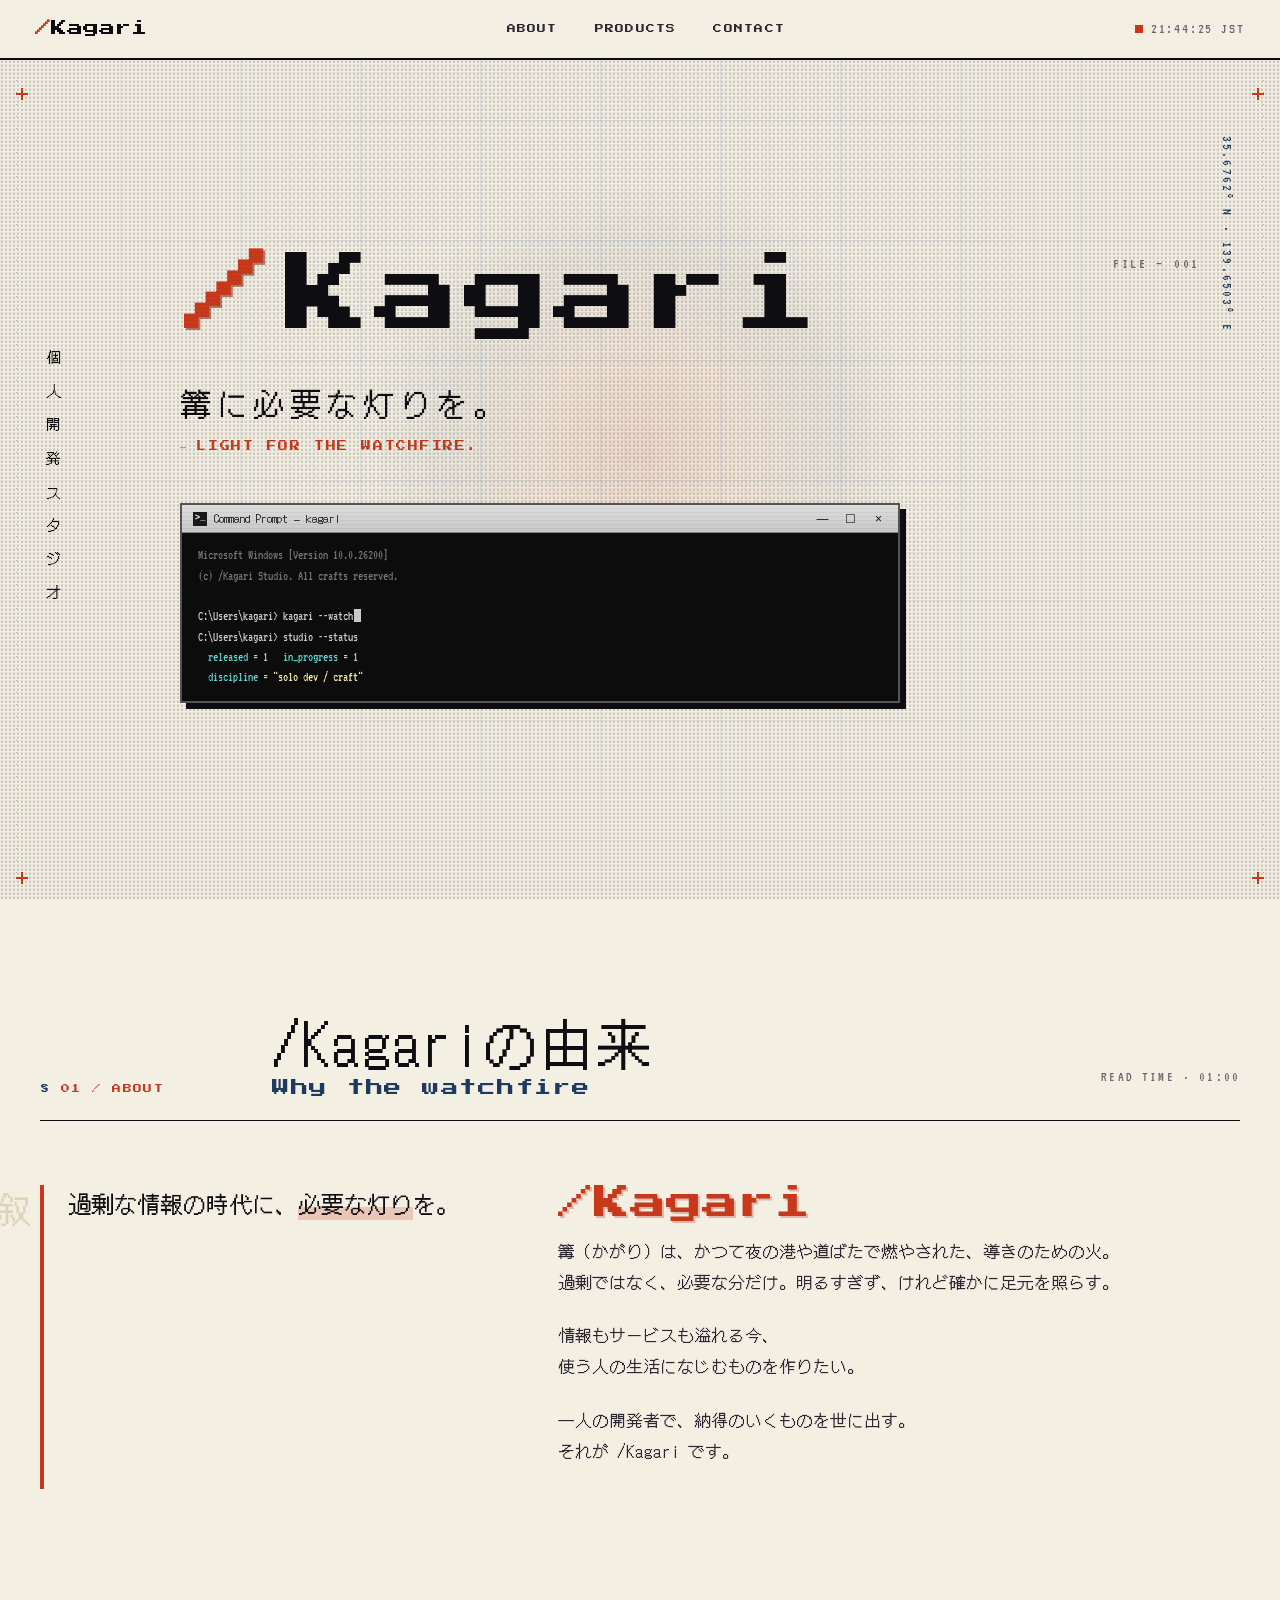
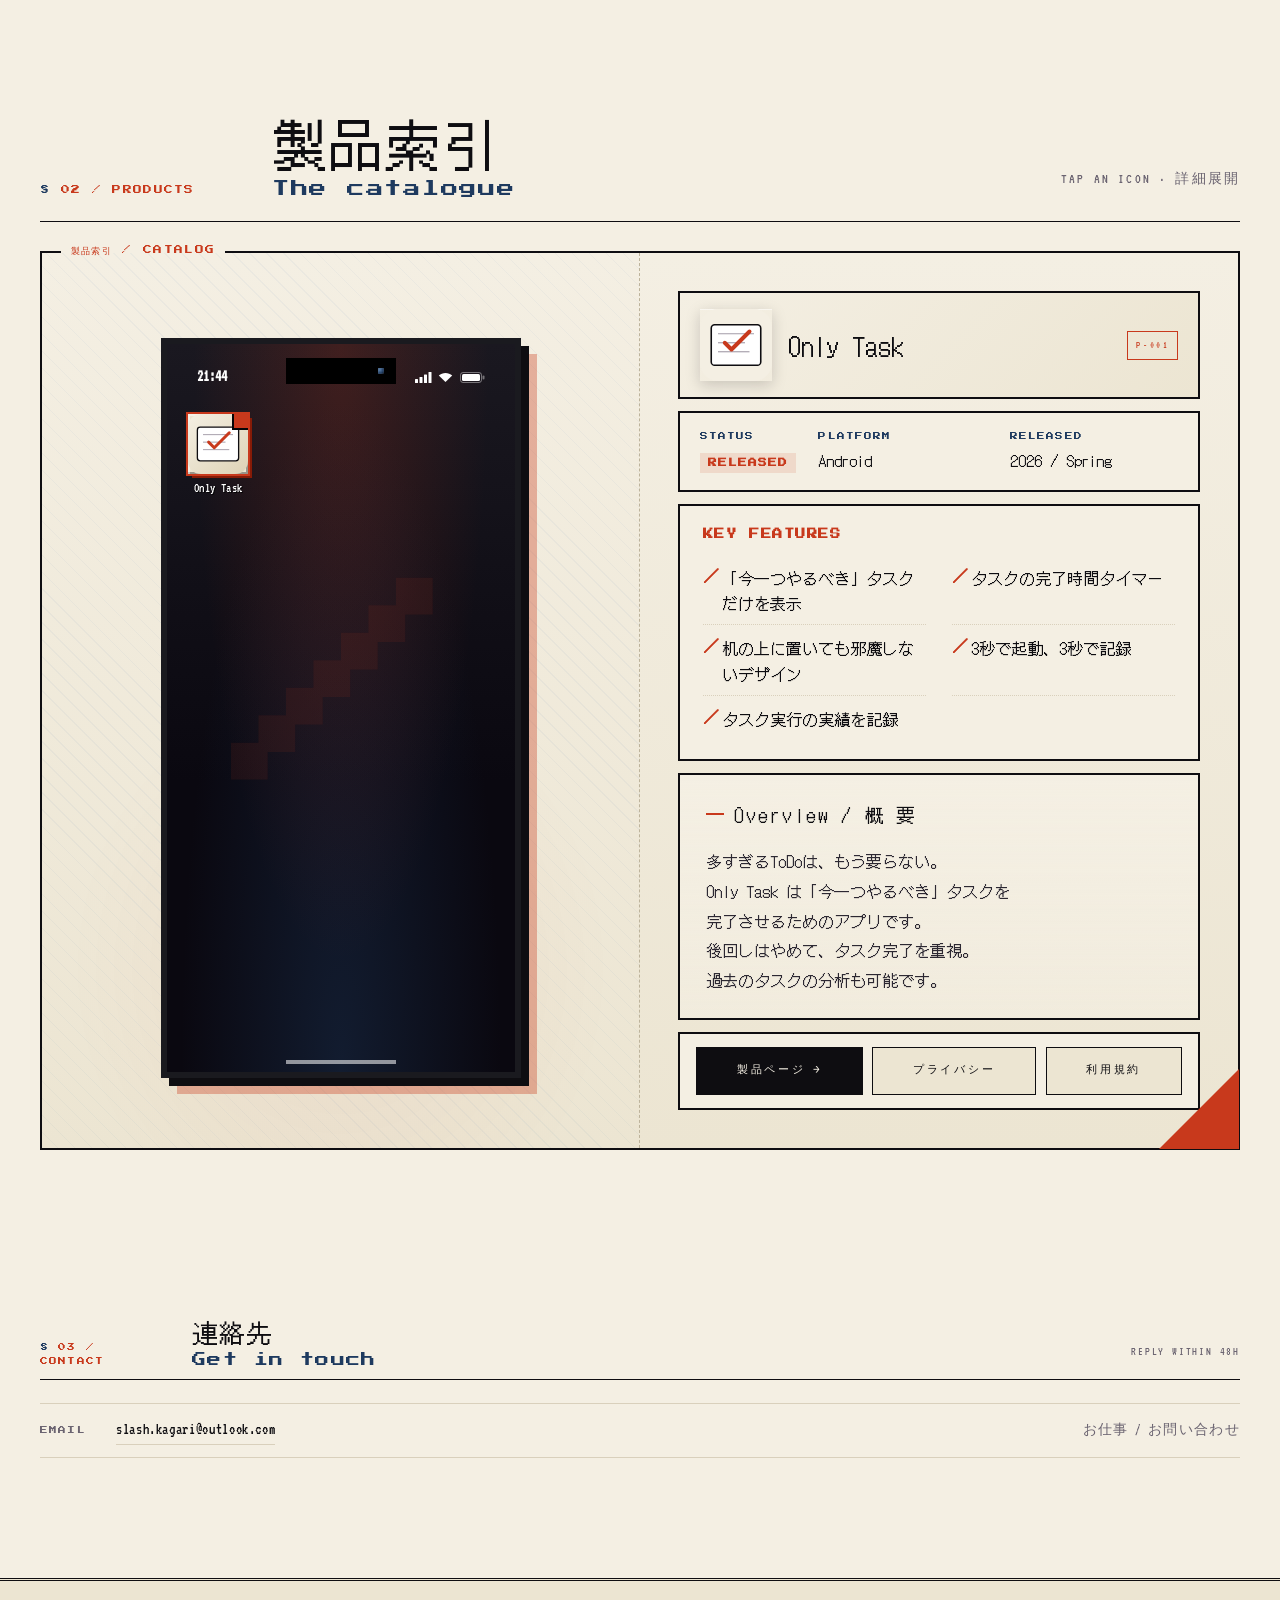
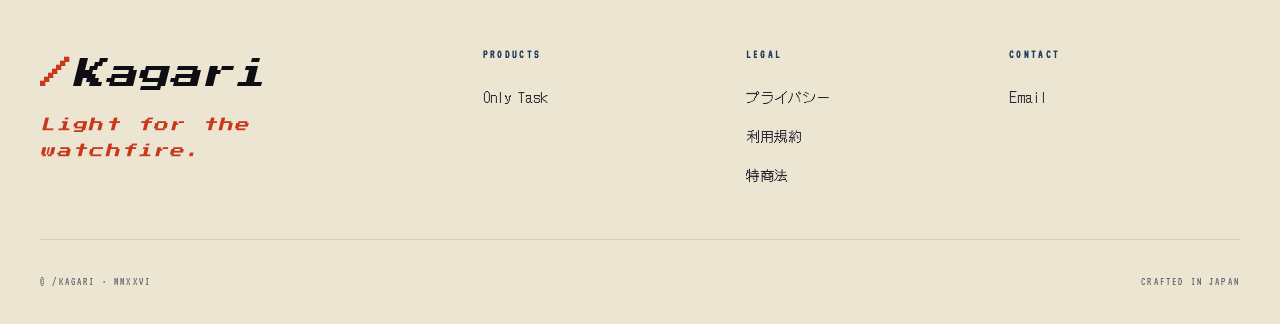
<file: index.html>
<!--
  /Kagari — 公式サイト (Digital Watchfire)
  方向性:
    - 白ベース + 朱の「/」を主役に、静かな燃焼エフェクト
    - 設計図(blueprint)・隅印・縦書きマージナリアでデジタル感
    - 製品はスマホホーム画面風に並べ、押下でベント型詳細を展開
-->
<!DOCTYPE html>
<html lang="ja">
<head>
<meta charset="UTF-8" />
<meta name="viewport" content="width=device-width, initial-scale=1" />
<title>/Kagari — 篝に必要な灯りを。</title>
<meta name="description" content="個人開発スタジオ /Kagari の公式サイト。篝に必要な灯りを、丁寧に。" />
<meta property="og:title" content="/Kagari — 篝に必要な灯りを。" />
<meta property="og:description" content="個人開発スタジオ /Kagari の公式サイト。" />
<meta property="og:type" content="website" />
<link rel="preconnect" href="https://fonts.googleapis.com" />
<link rel="preconnect" href="https://fonts.gstatic.com" crossorigin />
<link href="https://fonts.googleapis.com/css2?family=Shippori+Mincho:wght@500;700;900&family=Noto+Sans+JP:wght@300;400;500;700&family=Cormorant+Garamond:ital,wght@0,400;0,600;1,400;1,600&family=JetBrains+Mono:wght@300;400;600;700&family=DotGothic16&family=Press+Start+2P&family=VT323&display=swap" rel="stylesheet" />
<style>
/* ===================== トークン ===================== */
:root{
  --c-paper:    #F4EFE3;
  --c-paper-2:  #ECE5D2;
  --c-paper-3:  #DED3B6;
  --c-ink:      #0E0D11;
  --c-ink-2:    #2C2832;
  --c-ink-3:    #6B6471;
  --c-ink-4:    #A39CA8;
  --c-shu:      #C8391C;
  --c-shu-deep: #861B07;
  --c-shu-warm: #E85A36;
  --c-ai:       #1E3A5F;
  --c-ai-2:     #335B86;
  --c-ai-blue:  #1E5DA6;
  --c-kin:      #B8893A;
  --c-kin-soft: #E0BB73;
  --c-line:     #D9D0BC;
  --c-line-2:   #BDB39B;

  --f-mincho: "Shippori Mincho","Noto Serif JP",serif;
  --f-sans:   "Noto Sans JP",system-ui,sans-serif;
  --f-en:     "Cormorant Garamond","Times New Roman",serif;
  --f-mono:   "JetBrains Mono",ui-monospace,monospace;

  --t-hero:   clamp(4.5rem, 2.5rem + 9.5vw, 12.5rem);
  --e-out:    cubic-bezier(0.16, 1, 0.3, 1);
  --e-spring: cubic-bezier(0.34, 1.56, 0.64, 1);
}

*,*::before,*::after{ box-sizing:border-box; margin:0; padding:0; }
html{ scroll-behavior:smooth; }
body{
  background: var(--c-paper);
  color: var(--c-ink);
  font-family: var(--f-sans);
  font-size: clamp(0.95rem, 0.88rem + 0.3vw, 1.05rem);
  line-height: 1.85;
  overflow-x: hidden;
  cursor: default;
  position: relative;
  min-height: 100vh;
}
a{ color:inherit; text-decoration:none; }
ul,ol{ list-style:none; }
button{ font:inherit; cursor:pointer; border:0; background:none; color:inherit; padding:0; }
img,svg{ display:block; max-width:100%; }

/* ===== グローバル背景 ===== */
.bg-grid{
  position:fixed; inset:0; pointer-events:none; z-index:0;
  background-image:
    linear-gradient(to right, rgba(30,93,166,0.045) 1px, transparent 1px),
    linear-gradient(to bottom, rgba(30,93,166,0.045) 1px, transparent 1px),
    linear-gradient(to right, rgba(30,93,166,0.09) 1px, transparent 1px),
    linear-gradient(to bottom, rgba(30,93,166,0.09) 1px, transparent 1px);
  background-size: 24px 24px, 24px 24px, 120px 120px, 120px 120px;
  mask-image: radial-gradient(ellipse at 50% 35%, black 25%, transparent 90%);
  -webkit-mask-image: radial-gradient(ellipse at 50% 35%, black 25%, transparent 90%);
}
.bg-grain{
  position:fixed; inset:0; pointer-events:none; z-index:1;
  background-image: radial-gradient(rgba(14,13,17,0.045) 1px, transparent 1.2px);
  background-size: 3px 3px;
  mix-blend-mode: multiply; opacity: .55;
}
.bg-scan{
  position:fixed; inset:0; pointer-events:none; z-index:90;
  background: repeating-linear-gradient(
    0deg, transparent 0 2px, rgba(20,19,23,0.022) 2px 3px);
  mix-blend-mode: multiply;
}

/* ===== 計測ルーラー & クロスヘア ===== */
.rulers{ position:fixed; inset:5rem 1rem 1rem 1rem; pointer-events:none; z-index:50; }
.rulers::before,.rulers::after{
  content:""; position:absolute;
  background-image: repeating-linear-gradient(to bottom,
    rgba(30,93,166,0.4) 0 1px, transparent 1px 12px);
}
.rulers::before{ top:0; bottom:0; left:0; width:1px; }
.rulers::after { top:0; bottom:0; right:0; width:1px; }
.ruler-marks{
  position:absolute; top:0; bottom:0;
  display:flex; flex-direction:column; justify-content:space-between;
  font-family: var(--f-mono); font-size:.55rem; letter-spacing:.18em;
  color: var(--c-ai); opacity:.7;
}
.ruler-marks--left { left:-2.5rem; padding:2rem 0; align-items:flex-end; text-align:right; }
.ruler-marks--right{ right:-2.8rem; padding:2rem 0; align-items:flex-start; }
.ruler-marks span{ writing-mode: vertical-rl; }

.crosshair{ position:fixed; width:14px; height:14px; z-index:51; pointer-events:none; }
.crosshair::before,.crosshair::after{ content:""; position:absolute; background: var(--c-shu); }
.crosshair::before{ left:6px; top:0; width:1px; height:100%; }
.crosshair::after { top:6px; left:0; width:100%; height:1px; }
.crosshair--tl{ top:5.5rem; left:1rem; }
.crosshair--tr{ top:5.5rem; right:1rem; }
.crosshair--bl{ bottom:1rem; left:1rem; }
.crosshair--br{ bottom:1rem; right:1rem; }

/* ===== カーソル追従の灯り ===== */
.cursor-glow{
  position:fixed; width:520px; height:520px; border-radius:50%;
  background: radial-gradient(circle,
    rgba(200,57,28,0.10) 0%,
    rgba(232,90,54,0.06) 28%,
    rgba(30,58,95,0.04) 55%,
    transparent 75%);
  pointer-events:none; transform:translate(-50%,-50%);
  z-index:2; mix-blend-mode:multiply; will-change:left,top;
}

/* ===== ナビ ===== */
.nav{
  position:fixed; top:0; left:0; right:0; z-index:100;
  display:flex; justify-content:space-between; align-items:center;
  padding: .9rem 2.2rem;
  background: rgba(244,239,227,0.78);
  backdrop-filter: blur(14px) saturate(1.05);
  border-bottom:1px solid var(--c-line);
}
.nav__brand{ font-family: var(--f-en); font-size:1.42rem; letter-spacing:.01em; }
.nav__brand .s{ color: var(--c-shu); font-weight:700; font-size:1.18em; }
.nav__brand .n{ font-style:italic; font-weight:500; }
.nav__menu{ display:flex; gap:1.7rem; font-family: var(--f-mono); font-size:.7rem; letter-spacing:.28em; text-transform:uppercase; color: var(--c-ink-2); }
.nav__menu a{ position:relative; transition:color 200ms; padding:.3rem 0; }
.nav__menu a::before{ content:"▸"; color: var(--c-shu); opacity:0; margin-right:.4em; transition:opacity 200ms; }
.nav__menu a:hover{ color: var(--c-shu); }
.nav__menu a:hover::before{ opacity:1; }

.nav__live{
  display:flex; align-items:center; gap:.5rem;
  font-family: var(--f-mono); font-size:.62rem; letter-spacing:.22em;
  color: var(--c-ink-3); text-transform:uppercase;
}
.nav__live .dot{
  width:7px; height:7px; border-radius:50%; background: var(--c-shu);
  box-shadow: 0 0 0 0 rgba(200,57,28,.7);
  animation: pulse 1.6s ease-in-out infinite;
}
@keyframes pulse{
  0%{ box-shadow: 0 0 0 0 rgba(200,57,28,.55); }
  70%{ box-shadow: 0 0 0 10px rgba(200,57,28,0); }
  100%{ box-shadow: 0 0 0 0 rgba(200,57,28,0); }
}

.slash-fx{ position:fixed; inset:0; pointer-events:none; z-index:80; overflow:hidden; }

/* ===== ヒーロー ===== */
.hero{
  position:relative; min-height:100vh;
  padding: 7.5rem 2.5rem 4rem;
  display:grid;
  grid-template-columns: 1fr minmax(0, 920px) 1fr;
  gap: 1.5rem;
  align-items:center;
  isolation:isolate;
  z-index:3;
}

.hero__margin-l{
  align-self:stretch;
  display:flex; flex-direction:column; justify-content:center; align-items:flex-start;
  padding: 1rem 0;
}
.hero__margin-l b{
  writing-mode: vertical-rl;
  font-family: var(--f-mincho);
  font-weight:700; font-size:.95rem;
  letter-spacing:.5em;
  color: var(--c-ink);
}
.hero__margin-r{
  align-self:stretch; justify-self:end;
  display:flex; flex-direction:column; justify-content:space-between; align-items:flex-end;
  padding: 1rem 0;
}
.hero__margin-r .stamp{
  width: 56px; height: 56px;
  border:1.5px solid var(--c-shu); color: var(--c-shu);
  display:grid; place-items:center; font-family: var(--f-mincho); font-weight:900;
  font-size:.78rem; letter-spacing:.05em;
  transform: rotate(-6deg);
  background: rgba(200,57,28,.04);
  position:relative; line-height:1; text-align:center;
}
.hero__margin-r .stamp::after{
  content:""; position:absolute; inset:3px;
  border:1px solid rgba(200,57,28,.45);
}
.hero__margin-r .coord{
  font-family: var(--f-mono); font-size:.6rem; letter-spacing:.2em;
  color: var(--c-ai); writing-mode: vertical-rl; text-transform:uppercase;
}

.hero__main{ position:relative; }

.hero__title{
  font-family: var(--f-en);
  font-size: var(--t-hero);
  font-weight:500; line-height:.85;
  letter-spacing:-.03em;
  display:flex; align-items:baseline; gap:.02em;
  margin-bottom: 2.2rem;
  position:relative;
}
.hero__title::after{
  content:"FILE — 001";
  position:absolute; left: calc(100% + .8rem); top: .2em;
  font-family: var(--f-mono); font-size:.6rem; letter-spacing:.3em;
  color: var(--c-ink-3);
  white-space:nowrap;
}

/* === 静かに燃える「/」 === */
.slash-wrap{
  position:relative; display:inline-block; line-height:1;
}
.slash-flame{
  position:absolute; left:50%; bottom: 88%;
  width: .55em; height: .5em;
  transform: translateX(-50%);
  pointer-events:none;
  filter: blur(1px);
  z-index:0;
  mix-blend-mode: screen;
}
.slash-flame::before,
.slash-flame::after{
  content:"";
  position:absolute; inset:0;
  border-radius: 50% 50% 45% 45% / 60% 60% 40% 40%;
  background: radial-gradient(ellipse at 50% 100%,
    #FFE4B0 0%, #FFB264 30%, #E85A36 55%, rgba(200,57,28,.6) 75%, transparent 90%);
  transform-origin: 50% 100%;
  animation: flameDance 2.6s ease-in-out infinite;
  opacity: .8;
}
.slash-flame::after{
  inset: 8% 18%;
  background: radial-gradient(ellipse at 50% 100%,
    #FFFFFF 0%, #FFE08A 35%, #FF8A4C 70%, transparent 90%);
  animation-duration: 1.7s;
  animation-delay: .2s;
  opacity:.85;
}
@keyframes flameDance{
  0%,100%{ transform: scale(1, 1) skewX(-2deg); opacity:.78; }
  25%    { transform: scale(1.05, 1.18) skewX(3deg); opacity:.92; }
  50%    { transform: scale(.95, .92) skewX(-3deg); opacity:.7; }
  75%    { transform: scale(1.08, 1.1) skewX(2deg); opacity:.88; }
}

.embers{
  position:absolute; left:0; top:-1.8em; width: 1.4em; height: 2em;
  pointer-events:none; z-index:0;
}
.ember{
  position:absolute; bottom:0; left: var(--lx, 50%);
  width: 3px; height: 3px; border-radius:50%;
  background: radial-gradient(circle, #FFD18A, #E85A36 50%, transparent 70%);
  filter: blur(.5px);
  opacity: 0;
  animation: emberRise var(--dur, 3.2s) ease-out infinite;
  animation-delay: var(--delay, 0s);
}
@keyframes emberRise{
  0%   { opacity:0; transform: translate(0, 0) scale(.6); }
  15%  { opacity:.85; }
  100% { opacity:0; transform: translate(var(--dx, 0), -160px) scale(.2); }
}

.slash-btn{
  color: var(--c-shu);
  font-weight:700; font-size:1.18em;
  position:relative; line-height:1;
  padding:0 .05em;
  transition: transform 200ms var(--e-out), filter 200ms;
  filter: drop-shadow(0 0 8px rgba(200,57,28,.25));
  animation: emberGlow 3.4s ease-in-out infinite;
  z-index:1;
}
@keyframes emberGlow{
  0%,100%{ filter: drop-shadow(0 0 6px rgba(200,57,28,.22)) drop-shadow(0 0 14px rgba(232,90,54,.15)); color: var(--c-shu); }
  50%    { filter: drop-shadow(0 0 12px rgba(232,90,54,.45)) drop-shadow(0 0 24px rgba(255,180,80,.22)); color: var(--c-shu-warm); }
}
.slash-btn:hover{
  transform: translateY(-4px) rotate(-2deg);
  filter: drop-shadow(0 0 22px rgba(200,57,28,.55)) drop-shadow(0 0 38px rgba(255,180,80,.3));
}
.slash-btn.is-burning{ animation: burn 1.2s var(--e-out) forwards; }
@keyframes burn{
  0%   { color: var(--c-shu); filter: drop-shadow(0 0 0 transparent); }
  20%  { color:#FFD18A; filter: drop-shadow(0 0 30px rgba(255,180,80,1)) drop-shadow(0 0 60px rgba(200,57,28,.85)); transform: scale(1.15) rotate(-3deg); }
  50%  { color:#FFF;    filter: drop-shadow(0 0 50px rgba(255,220,150,1)) drop-shadow(0 0 80px rgba(232,90,54,.9)); transform: scale(1.2); }
  100% { color: var(--c-shu); filter: drop-shadow(0 0 0 transparent); transform: scale(1); }
}
.kagari-text{ color: var(--c-ink); font-style: italic; }

.hero__tag-ja{
  font-family: var(--f-mincho);
  font-size: clamp(1.4rem, .9rem + 1.3vw, 2.1rem);
  font-weight:700; letter-spacing:.22em;
  color: var(--c-ink); margin-bottom: .35rem;
}
.hero__tag-en{
  font-family: var(--f-en); font-style:italic;
  font-size:1rem; letter-spacing:.32em;
  color: var(--c-shu); text-transform:uppercase;
}
.hero__tag-en::before{ content:"─ "; color: var(--c-ink-3); letter-spacing:0; }

/* === Windows コマンドプロンプト風 === */
.console{
  margin-top: 3rem;
  font-family: "Consolas", var(--f-mono);
  position:relative;
  border: 1px solid #555;
  box-shadow:
    0 8px 24px rgba(14,13,17,.18),
    0 2px 4px rgba(14,13,17,.08);
  max-width: 720px;
}
.console__bar{
  display:flex; justify-content:space-between; align-items:center;
  height: 28px;
  padding: 0 .35rem 0 .7rem;
  background: linear-gradient(180deg, #DEDEDE 0%, #C8C8C8 100%);
  border-bottom: 1px solid #888;
  color: #1a1a1a;
  font-family: "Segoe UI", var(--f-sans);
  font-size: .72rem;
  letter-spacing: 0;
  text-transform: none;
}
.console__title{ display:flex; align-items:center; gap:.45rem; }
.console__title-icon{
  width: 14px; height: 14px;
  background: #1a1a1a;
  display:inline-grid; place-items:center;
  color:#fff; font-family: "Consolas", monospace;
  font-size: 9px; font-weight:700;
  line-height:1;
}
.console__winbtns{ display:flex; }
.console__winbtns i{
  display:grid; place-items:center;
  width: 28px; height: 22px;
  font-family: "Segoe UI", sans-serif; font-size: .75rem;
  color: #1a1a1a; font-style:normal;
  cursor: default;
}
.console__winbtns i:hover{ background: rgba(0,0,0,.08); }
.console__winbtns i.x:hover{ background: #E81123; color:#fff; }

.console__body{
  background: #0C0C0C;
  color: #CCCCCC;
  padding: .8rem 1rem;
  min-height: 150px;
  font-size: .82rem;
  line-height: 1.55;
  font-family: "Consolas", "Cascadia Code", var(--f-mono);
}
.console__line{ display:block; white-space: pre-wrap; word-break: break-word; }
.console__line .path{ color: #CCCCCC; }
.console__line .gt{ color: #CCCCCC; }
.console__line .out{ color: #CCCCCC; }
.console__line .key{ color: #61D6D6; }
.console__line .val{ color: #F9F1A5; }
.console__line .num{ color: #B5CEA8; }
.console__line .dim{ color: #767676; }
.console__cursor{
  display:inline-block; width:.5em; height:1em;
  background: #CCCCCC; margin-left:.1em; vertical-align:-2px;
  animation: blink 1s steps(2) infinite;
}
@keyframes blink{ 50%{ opacity:0; } }

@media (max-width: 980px){
  .hero{ grid-template-columns: 1fr; padding: 7rem 1.5rem 3rem; }
  .hero__margin-l, .hero__margin-r{ display:none; }
  .hero__title::after{ display:none; }
}

/* ===== 共通セクション ===== */
section:not(.hero){
  position:relative; z-index:3;
  padding: 7rem 2.5rem;
  max-width: 1320px; margin: 0 auto;
}
.section__head{
  display:grid; grid-template-columns: 200px 1fr auto;
  gap: 2rem; align-items:end;
  margin-bottom: 4rem; padding-bottom: 1.4rem;
  border-bottom: 1px solid var(--c-ink);
}
.section__num{
  font-family: var(--f-mono); font-size:.7rem;
  letter-spacing:.3em; text-transform:uppercase;
  color: var(--c-shu);
}
.section__num::before{ content:"§ "; color: var(--c-ai); }
.section__title{
  font-family: var(--f-mincho);
  font-size: clamp(2rem, 1.2rem + 3vw, 3.4rem);
  font-weight:700; line-height:1.1;
  display:flex; flex-direction:column; gap:.4rem;
}
.section__title em{
  font-family: var(--f-en); font-style: italic; font-weight:400;
  font-size:.42em; color: var(--c-ai); letter-spacing:.08em;
}
.section__rule{
  font-family: var(--f-mono); font-size:.6rem;
  letter-spacing:.22em; color: var(--c-ink-3); text-transform:uppercase;
  align-self:end; padding-bottom:.4rem;
}
@media (max-width: 720px){
  .section__head{ grid-template-columns: 1fr; gap:.8rem; }
  .section__rule{ display:none; }
}

/* ===== ABOUT ===== */
.about__grid{
  display:grid;
  grid-template-columns: 1fr 1.5fr;
  gap: 4rem;
}
.about__lead{
  font-family: var(--f-mincho);
  font-size: clamp(1.3rem, .9rem + 1vw, 1.85rem);
  line-height: 1.7;
  border-left: 3px solid var(--c-shu);
  padding-left: 1.5rem;
  position:relative;
}
.about__lead::before{
  content:"叙";
  position:absolute; left:-3rem; top:-.4rem;
  font-family: var(--f-mincho); font-weight:900;
  font-size: 2.2rem; color: var(--c-paper-3);
}
.about__lead em{
  font-style:normal;
  background: linear-gradient(transparent 60%, rgba(200,57,28,.22) 60%);
}
.about__body p{ margin-bottom: 1.4rem; color: var(--c-ink-2); }
.about__body p:first-child::first-letter{
  font-family: var(--f-mincho); font-size: 3.5rem;
  float:left; line-height:1; padding:.3rem .5rem 0 0;
  color: var(--c-shu); font-weight:900;
}
.about__body strong{ color: var(--c-ink); font-weight:700; }
@media (max-width: 860px){
  .about__grid{ grid-template-columns: 1fr; gap:2.5rem; }
}

/* ===== PRODUCTS ===== */
.products__intro{
  display:grid; grid-template-columns: 1fr 1fr; gap:3rem;
  margin-bottom: 3rem; align-items:end;
}
.products__note{
  color: var(--c-ink-2); max-width: 60ch; font-size: 1.02rem;
}
.products__hint{
  font-family: var(--f-mono); font-size:.7rem; letter-spacing:.22em;
  color: var(--c-ink-3); text-transform:uppercase;
  text-align:right;
  display:flex; flex-direction:column; gap:.25rem;
}
.products__hint b{ color: var(--c-shu); font-weight:700; letter-spacing:.3em; }

.products__stage{
  display:grid; grid-template-columns: 1fr 1fr;
  gap: 0;
  border:1px solid var(--c-ink);
  background: linear-gradient(180deg, var(--c-paper) 0%, var(--c-paper-2) 100%);
  position:relative;
  min-height: 800px;
}
.products__stage::before{
  content:"製品索引 / CATALOG"; position:absolute;
  top: -.65rem; left: 1.2rem;
  background: var(--c-paper); padding: 0 .6rem;
  font-family: var(--f-mono); font-size:.6rem; letter-spacing:.3em;
  color: var(--c-shu); text-transform:uppercase;
}
.products__stage::after{
  content:""; position:absolute;
  right:-1px; bottom:-1px; width: 80px; height: 80px;
  background:
    linear-gradient(135deg, transparent 50%, var(--c-shu) 50%);
  clip-path: polygon(100% 0, 100% 100%, 0 100%);
}
@media (max-width: 880px){
  .products__stage{ grid-template-columns: 1fr; min-height: auto; }
}

/* === スマホモック (現代的) === */
.phone{
  padding: 3rem 2rem 2rem;
  display:flex; align-items:center; justify-content:center;
  background:
    radial-gradient(ellipse 70% 50% at 50% 80%, rgba(200,57,28,.06), transparent 65%),
    repeating-linear-gradient(45deg, transparent 0 11px, rgba(30,93,166,.04) 11px 12px);
  border-right: 1px dashed var(--c-line-2);
  position:relative;
}
@media (max-width: 880px){
  .phone{ border-right:0; border-bottom:1px dashed var(--c-line-2); }
}
.phone__device{
  width: 360px; height: 740px;
  background: #050507;
  border-radius: 52px;
  border: 5px solid #1a1a1f;
  box-shadow:
    0 35px 70px -20px rgba(14,13,17,.55),
    0 12px 24px -10px rgba(200,57,28,.18),
    inset 0 0 0 1.5px #2C2832;
  position:relative; overflow:hidden;
  transform: rotate(-1.5deg);
  transition: transform 600ms var(--e-out);
}
.phone__device:hover{ transform: rotate(0deg); }

.phone__island{
  position:absolute; top: 14px; left:50%; transform:translateX(-50%);
  width: 118px; height: 32px;
  background: #000;
  border-radius: 999px;
  z-index:6;
  display:flex; align-items:center; justify-content:flex-end;
  padding: 0 12px;
}
.phone__island::after{
  content:""; width:8px; height:8px; border-radius:50%;
  background: radial-gradient(circle at 30% 30%, #5B7FA8 0%, #1E3A5F 60%, #000 100%);
  box-shadow: inset 0 0 0 1px rgba(255,255,255,.08);
}

.phone__statusbar{
  position:absolute; top: 18px; left: 0; right:0; padding: 0 30px;
  display:flex; justify-content:space-between; align-items:center;
  font-family: "SF Pro Text", "Segoe UI", system-ui, sans-serif;
  font-size:.78rem; font-weight:600; color:#fff;
  letter-spacing: -.01em;
  z-index: 5;
}
.phone__statusbar .right{ display:flex; gap:.4rem; align-items:center; }
.phone__statusbar svg{ display:inline-block; vertical-align:middle; }

.phone__wallpaper{
  position:absolute; inset:0;
  background:
    radial-gradient(ellipse at 50% 0%, rgba(200,57,28,.22), transparent 60%),
    radial-gradient(ellipse at 50% 100%, rgba(30,58,95,.4), transparent 65%),
    linear-gradient(180deg, #1A1820 0%, #0A0810 60%);
}
.phone__wallpaper::before{
  content:"/"; position:absolute; left:50%; top:50%;
  transform: translate(-50%,-55%) rotate(-12deg);
  font-family: var(--f-en); font-style:italic; font-weight:700;
  font-size: 360px; line-height:1;
  color: rgba(200,57,28,.07);
  pointer-events:none;
}

.phone__home{
  position:absolute; inset: 70px 18px 100px 18px;
  display:grid; grid-template-columns: repeat(4, 1fr);
  grid-auto-rows: min-content;
  gap: 16px 12px;
  z-index:4;
}

/* === ウィジェット === */
.widget{
  border-radius: 22px;
  background: rgba(255,255,255,.08);
  backdrop-filter: blur(20px);
  border: 1px solid rgba(255,255,255,.1);
  padding: 14px 16px;
  color: #fff;
  position:relative; overflow:hidden;
}
.widget--clock{
  grid-column: span 2; grid-row: span 2;
  display:flex; flex-direction:column; justify-content:space-between;
  background: linear-gradient(135deg, rgba(200,57,28,.32) 0%, rgba(30,58,95,.45) 100%);
}
.widget--clock .label{
  font-family: var(--f-mono); font-size:.55rem;
  letter-spacing:.25em; text-transform:uppercase;
  color: rgba(255,255,255,.6);
}
.widget--clock .time{
  font-family: var(--f-en); font-style:italic; font-weight:600;
  font-size: 2.6rem; line-height:1;
  color:#fff;
  text-shadow: 0 2px 10px rgba(0,0,0,.4);
  letter-spacing: -.02em;
}
.widget--clock .date{
  font-family: var(--f-mono); font-size:.62rem;
  color: rgba(255,255,255,.7);
  letter-spacing:.1em;
}
.widget--studio{
  grid-column: span 2; grid-row: span 1;
  display:grid; grid-template-columns: 1fr auto; gap:.4rem;
  align-items:center;
  background: linear-gradient(135deg, rgba(30,93,166,.22) 0%, rgba(14,13,17,.45) 100%);
}
.widget--studio .head{
  font-family: var(--f-en); font-style:italic; font-weight:600;
  font-size: 1rem;
  color:rgba(255,255,255,.85);
}
.widget--studio .num{
  font-family: var(--f-en); font-style:italic; font-weight:600;
  font-size: 1.7rem; color:#fff; line-height:1;
}
.widget--studio .lbl{
  font-family: var(--f-mono); font-size:.55rem;
  letter-spacing:.22em; color:rgba(255,255,255,.65);
  text-transform: uppercase;
}
.widget--studio .pulse{
  width:10px; height:10px; border-radius:50%;
  background: var(--c-shu);
  box-shadow: 0 0 0 0 rgba(200,57,28,.7);
  animation: pulse 1.6s ease-in-out infinite;
}
.widget--release{
  grid-column: span 2; grid-row: span 1;
  display:flex; flex-direction:column; gap:.15rem; justify-content:center;
  background: linear-gradient(135deg, rgba(184,137,58,.22) 0%, rgba(14,13,17,.4) 100%);
}
.widget--release .label{
  font-family: var(--f-mono); font-size:.5rem;
  letter-spacing:.25em; text-transform:uppercase;
  color: rgba(255,255,255,.55);
}
.widget--release .name{
  font-family: var(--f-mincho); font-weight:700;
  font-size: .9rem; color:#fff;
}
.widget--release .status{
  font-family: var(--f-mono); font-size:.6rem;
  color: #FFB264; letter-spacing:.05em;
}

/* === アプリアイコン === */
.app{
  display:flex; flex-direction:column; align-items:center; gap:.4rem;
  cursor:pointer;
  transition: transform 220ms var(--e-spring);
  -webkit-tap-highlight-color: transparent;
  grid-column: span 1;
}
.app:active{ transform: scale(.92); }
.app .icon{
  width: 60px; height: 60px;
  border-radius: 14px;
  background: var(--c-paper-2);
  position:relative; overflow:hidden;
  box-shadow:
    0 4px 10px rgba(0,0,0,.35),
    inset 0 1px 0 rgba(255,255,255,.45),
    inset 0 -1px 0 rgba(0,0,0,.15);
  transition: transform 220ms var(--e-spring), box-shadow 220ms;
}
.app:hover .icon{
  transform: translateY(-2px) scale(1.04);
  box-shadow:
    0 8px 18px rgba(0,0,0,.4),
    0 0 0 2px rgba(200,57,28,.45),
    inset 0 1px 0 rgba(255,255,255,.45);
}
.app .label{
  font-family: var(--f-sans); font-size:.66rem; color:#fff;
  letter-spacing: .02em; line-height:1.1;
  text-shadow: 0 1px 2px rgba(0,0,0,.6);
  text-align:center;
}
.app--active .icon{
  box-shadow:
    0 8px 20px rgba(200,57,28,.5),
    0 0 0 2.5px var(--c-shu),
    inset 0 1px 0 rgba(255,255,255,.45);
}
.app--badge .icon::after{
  content: attr(data-badge);
  position:absolute; top: -4px; right: -4px;
  background: var(--c-shu); color:#fff;
  font-family: var(--f-mono); font-weight:700;
  font-size:.6rem; min-width: 18px; height:18px; padding: 0 4px;
  border-radius: 9px; display:grid; place-items:center;
  box-shadow: 0 0 0 2px #050507;
}

/* === Dock === */
.phone__dock{
  position:absolute; left: 14px; right:14px; bottom: 22px;
  height: 64px; border-radius: 26px;
  background: rgba(255,255,255,.13);
  backdrop-filter: blur(22px);
  border: 1px solid rgba(255,255,255,.16);
  display:flex; align-items:center; justify-content:center;
  gap: 18px;
  padding: 0 18px;
  z-index:4;
}
.dock-icon{
  width:46px; height:46px; border-radius:12px;
  display:grid; place-items:center;
  font-family: var(--f-en); font-style:italic; font-weight:700;
  font-size: 1.1rem;
  box-shadow:
    0 4px 8px rgba(0,0,0,.3),
    inset 0 1px 0 rgba(255,255,255,.4);
}
.dock-icon--mail{ background: linear-gradient(135deg, #C8391C, #861B07); color:#fff; }
.dock-icon--web { background: linear-gradient(135deg, #F4EFE3, #DED3B6); color: var(--c-ink); }

.phone__indicator{
  position:absolute; bottom:8px; left:50%; transform:translateX(-50%);
  width: 130px; height:5px; border-radius:3px; background: rgba(255,255,255,.55);
  z-index:5;
}

/* === 詳細パネル === */
.detail{
  padding: 2.4rem 2.4rem;
  display:flex; flex-direction:column;
  gap: 1.4rem;
  position:relative;
  min-height: 800px;
}
.detail__empty{
  margin: auto; text-align:center;
  font-family: var(--f-mincho); color: var(--c-ink-3);
  max-width: 36ch;
  display:flex; flex-direction:column; gap: .6rem;
  align-items:center;
}
.detail__empty .arrow{
  font-family: var(--f-en); font-style:italic; font-size: 2rem;
  color: var(--c-shu);
  animation: pointLeft 1.6s ease-in-out infinite alternate;
}
@keyframes pointLeft{ 0%{ transform: translateX(0); } 100%{ transform: translateX(-8px); } }
.detail__empty .hint{
  font-family: var(--f-mono); font-size:.65rem; letter-spacing:.25em;
  color: var(--c-ink-3); text-transform:uppercase;
}

.detail__panel{
  display:none;
  grid-template-columns: 1.2fr 1fr;
  grid-template-rows: auto auto auto auto;
  gap: 12px;
  height: 100%;
}
.detail__panel.is-open{ display:grid; animation: detailIn .55s var(--e-out); }
@keyframes detailIn{
  from{ opacity:0; transform: translateY(10px); filter: blur(4px); }
  to  { opacity:1; transform: translateY(0); filter: blur(0); }
}

.detail-card{
  border:1px solid var(--c-ink);
  background: var(--c-paper);
  padding: 1rem 1.2rem;
  position:relative;
  overflow:hidden;
}
.detail-card--hero{
  grid-column: 1 / -1;
  display:grid; grid-template-columns: 72px 1fr auto;
  gap: 1rem; align-items:center;
  background: linear-gradient(135deg, var(--c-paper) 0%, var(--c-paper-2) 100%);
}
.detail-card--hero .icon-large{
  width:72px; height:72px; border-radius:18px;
  box-shadow: 0 4px 14px rgba(14,13,17,.18), inset 0 1px 0 rgba(255,255,255,.5);
  overflow:hidden;
}
.detail-card--hero h3{
  font-family: var(--f-mincho); font-size: 1.6rem; line-height:1.1;
  display:flex; flex-direction:column;
}
.detail-card--hero h3 small{
  font-family: var(--f-en); font-style:italic; font-weight:400;
  font-size:.62em; color: var(--c-ai); letter-spacing:.06em;
  margin-top: .15rem;
}
.detail-card--hero .pid{
  font-family: var(--f-mono); font-size:.65rem; letter-spacing:.25em;
  color: var(--c-shu); text-transform:uppercase;
  border:1px solid var(--c-shu); padding: .25rem .5rem;
}

.detail-card--meta{ grid-column: 1 / 2; }
.detail-card--meta dl{
  display:grid; grid-template-columns: auto 1fr; gap: .35rem 1rem;
  font-family: var(--f-mono); font-size:.72rem;
}
.detail-card--meta dt{
  color: var(--c-ai); letter-spacing:.18em; text-transform:uppercase; font-size:.62rem;
  align-self:center;
}
.detail-card--meta dd{ color: var(--c-ink); }
.detail-card--meta .status{
  display:inline-block; padding: .1rem .5rem;
  background: rgba(200,57,28,.12); color: var(--c-shu);
  font-weight:700; font-size:.62rem; letter-spacing:.18em;
}

.detail-card--features{ grid-column: 2 / 3; }
.detail-card--features h4{
  font-family: var(--f-mono); font-size:.62rem; letter-spacing:.28em;
  color: var(--c-ink-3); text-transform:uppercase;
  margin-bottom:.6rem;
}
.detail-card--features ul li{
  font-family: var(--f-mincho); font-size:.95rem;
  padding: .25rem 0; padding-left: 1.1rem;
  position:relative;
  border-bottom: 1px dotted var(--c-line);
  line-height: 1.5;
}
.detail-card--features ul li:last-child{ border-bottom:0; }
.detail-card--features ul li::before{
  content:"／"; position:absolute; left:0; top:.25rem;
  color: var(--c-shu); font-weight:700;
}

/* OVERVIEW を内側ヘッダーに変更（途切れ修正） */
.detail-card--desc{
  grid-column: 1 / -1;
  background: linear-gradient(180deg, var(--c-paper) 0%, rgba(244,239,227,.6) 100%);
  padding: 1.2rem 1.4rem 1.4rem;
}
.detail-card--desc h4{
  font-family: var(--f-mono); font-size:.6rem; letter-spacing:.3em;
  color: var(--c-shu); text-transform:uppercase;
  margin-bottom: .7rem;
  display:flex; align-items:center; gap:.6rem;
}
.detail-card--desc h4::before{
  content:""; width: 14px; height: 1px; background: var(--c-shu);
}
.detail-card--desc p{
  font-family: var(--f-mincho);
  font-size: 1rem; line-height: 1.85;
  color: var(--c-ink-2);
}

.detail-card--cta{
  grid-column: 1 / -1;
  display:flex; gap:.6rem; flex-wrap:wrap;
  padding: .8rem 1rem;
}
.detail-card--cta a{
  flex: 1 1 auto; text-align:center;
  padding: .8rem 1.2rem;
  font-family: var(--f-mono); font-size:.7rem; letter-spacing:.25em;
  text-transform:uppercase;
  border:1px solid var(--c-ink); background: var(--c-paper-2);
  color: var(--c-ink);
  transition: all 250ms var(--e-out);
}
.detail-card--cta a.primary{
  background: var(--c-ink); color: var(--c-paper);
  border-color: var(--c-ink);
}
.detail-card--cta a.primary::after{
  content:" →"; transition: margin-left 250ms;
}
.detail-card--cta a:hover{ background: var(--c-shu); color:#fff; border-color: var(--c-shu); }
.detail-card--cta a.primary:hover{ background: var(--c-shu); }
.detail-card--cta a.primary:hover::after{ margin-left:.3rem; }

@media (max-width: 720px){
  .detail{ padding: 1.4rem 1.2rem; min-height:auto; }
  .detail__panel{ grid-template-columns: 1fr; }
  .detail-card--meta, .detail-card--features{ grid-column: 1 / -1; }
}

/* ===== CONTACT (控えめ) ===== */
.contact__row{
  display:flex; align-items:baseline;
  gap: 1.5rem;
  padding: 1.2rem 0;
  border-top: 1px solid var(--c-line);
  border-bottom: 1px solid var(--c-line);
  flex-wrap: wrap;
}
.contact__row .lbl{
  font-family: var(--f-mono); font-size:.65rem; letter-spacing:.3em;
  color: var(--c-ink-3); text-transform:uppercase;
  min-width: 80px;
}
.contact__row a{
  font-family: var(--f-en); font-style:italic;
  font-size: 1.3rem;
  color: var(--c-ink);
  position:relative;
  border-bottom: 1px solid var(--c-line);
  transition: color 250ms, border-color 250ms;
}
.contact__row a:hover{
  color: var(--c-shu);
  border-bottom-color: var(--c-shu);
}
.contact__row .note{
  margin-left: auto;
  font-family: var(--f-mono); font-size:.62rem; letter-spacing:.25em;
  color: var(--c-ink-3); text-transform:uppercase;
}

/* ===== フッター ===== */
.footer{
  margin-top: 4rem; padding: 4rem 2.5rem 2rem;
  border-top: 3px double var(--c-ink);
  background: var(--c-paper-2);
  position:relative; z-index:3;
}
.footer__top{
  max-width:1320px; margin:0 auto;
  display:grid; grid-template-columns: 1fr 2fr;
  gap:4rem; padding-bottom: 3rem;
}
.footer__brand{ font-family: var(--f-en); font-size:2rem; }
.footer__brand .s{ color: var(--c-shu); font-weight:700; }
.footer__brand .n{ font-style:italic; }
.footer__tag{ margin-top:.5rem; font-family: var(--f-en); font-style:italic; font-size:.9rem; color: var(--c-shu); letter-spacing:.15em; }
.footer__nav{ display:grid; grid-template-columns: repeat(3,1fr); gap:2rem; }
.footer__nav h4{ font-family: var(--f-mono); font-size:.7rem; letter-spacing:.3em; color: var(--c-ai); text-transform:uppercase; margin-bottom:1rem; }
.footer__nav ul{ display:flex; flex-direction:column; gap:.5rem; }
.footer__nav a{ color: var(--c-ink-2); font-size:.88rem; transition: color 200ms; }
.footer__nav a:hover{ color: var(--c-shu); }
.footer__bottom{
  max-width:1320px; margin:0 auto;
  padding-top:2rem; border-top:1px solid var(--c-line);
  display:flex; justify-content:space-between;
  font-family: var(--f-mono); font-size:.68rem; letter-spacing:.2em;
  color: var(--c-ink-3); text-transform:uppercase;
}
@media (max-width: 760px){
  .footer__top{ grid-template-columns: 1fr; }
  .footer__nav{ grid-template-columns: repeat(2,1fr); }
  .products__intro{ grid-template-columns: 1fr; gap:1rem; }
  .products__hint{ text-align:left; }
}

/* ===== 斬撃 ===== */
.slash-line{
  position:fixed; top:50%; left:50%;
  width:200vmax; height:4px;
  background: linear-gradient(to right,
    transparent 0%,
    rgba(255,255,255,0) 30%,
    rgba(255,240,200,0.2) 40%,
    #FFFFFF 48%,
    #FFE4B8 50%,
    #FFFFFF 52%,
    rgba(255,150,60,0.3) 60%,
    transparent 70%, transparent 100%);
  transform: translate(-50%,-50%) rotate(var(--angle, -18deg)) scaleX(0);
  transform-origin: 0% 50%;
  filter: drop-shadow(0 0 12px #FFD18A) drop-shadow(0 0 24px rgba(200,57,28,.7));
  animation: slashSweep .6s cubic-bezier(.7,0,.3,1) forwards;
  z-index:81;
}
@keyframes slashSweep{
  0%   { transform: translate(-50%,-50%) rotate(var(--angle,-18deg)) scaleX(0); opacity:0; }
  20%  { transform: translate(-50%,-50%) rotate(var(--angle,-18deg)) scaleX(.3); opacity:1; }
  60%  { transform: translate(-50%,-50%) rotate(var(--angle,-18deg)) scaleX(1); opacity:1; }
  100% { transform: translate(-50%,-50%) rotate(var(--angle,-18deg)) scaleX(1); opacity:0; }
}
.spark{
  position:fixed; width: var(--size); height: var(--size);
  background: radial-gradient(circle, #FFE4B8 0%, #FF9640 40%, transparent 70%);
  border-radius:50%; pointer-events:none;
  animation: sparkFly 1.2s cubic-bezier(.3,.7,.4,1) forwards;
  z-index:82; filter: drop-shadow(0 0 6px #FFA040);
}
@keyframes sparkFly{
  0%   { transform: translate(-50%,-50%) translate(0,0) scale(1); opacity:1; }
  70%  { opacity:1; }
  100% { transform: translate(-50%,-50%) translate(var(--dx),var(--dy)) scale(0); opacity:0; }
}
.flash{
  position:fixed; inset:0;
  background: radial-gradient(ellipse at center, rgba(255,230,180,.3), transparent 60%);
  pointer-events:none; animation: flashFade .5s ease-out forwards; z-index:80;
}
@keyframes flashFade{ 0%{opacity:0;} 20%{opacity:1;} 100%{opacity:0;} }

/* リデュースモーション */
@media (prefers-reduced-motion: reduce){
  *,*::before,*::after{ animation-duration:.01ms !important; transition-duration:.01ms !important; }
  .slash-btn.is-burning, .slash-btn{ animation:none; }
  .slash-flame, .ember{ display:none; }
  .phone__device{ transform:none; }
}

/* =====================================================================
   PIXEL SKIN — 全体の雰囲気はそのまま、ドット/ピクセル表現に置換
   ===================================================================== */

/* レンダリングをカリッと固定 */
html, body{
  -webkit-font-smoothing: none;
  -moz-osx-font-smoothing: grayscale;
  font-smooth: never;
  text-rendering: optimizeSpeed;
}
img, svg, .phone__device, .phone__wallpaper, .app .icon, .dock-icon{
  image-rendering: pixelated;
  image-rendering: crisp-edges;
}

/* フォントトークンを上書き：和文=DotGothic16 / 欧文ディスプレイ=Press Start 2P / モノ=VT323 */
:root{
  --f-mincho: "DotGothic16","Shippori Mincho",serif;
  --f-sans:   "DotGothic16","Noto Sans JP",sans-serif;
  --f-en:     "Press Start 2P","Cormorant Garamond",monospace;
  --f-mono:   "VT323","JetBrains Mono",ui-monospace,monospace;
}

/* 角丸を全廃。ピクセルは直角で締める */
*, *::before, *::after{ border-radius: 0 !important; }

/* 細かいblurを禁止（ドット感が消えるため）。ヒーローの炎/エンバーは別途設計しなおす */
.nav, .phone__dock, .widget{ backdrop-filter: none !important; -webkit-backdrop-filter: none !important; }
.nav{ background: rgba(244,239,227,.95) !important; border-bottom: 2px solid var(--c-ink) !important; }

/* 背景グレイン → 視認できるドットパターンへ */
.bg-grain{
  background-image:
    radial-gradient(rgba(14,13,17,.20) 1px, transparent 1.4px) !important;
  background-size: 4px 4px !important;
  opacity: .9 !important;
  image-rendering: pixelated;
}
/* スキャンラインを少し太く */
.bg-scan{
  background: repeating-linear-gradient(
    0deg, transparent 0 3px, rgba(20,19,23,.05) 3px 4px) !important;
}
/* グリッドはそのまま、ただしマスクを階段状に見せるためdither重ね */
.bg-grid::after{
  content:""; position:absolute; inset:0;
  background-image:
    radial-gradient(rgba(30,93,166,.08) 1px, transparent 1.2px);
  background-size: 8px 8px;
  mix-blend-mode: multiply;
}

/* === タイポ === */
.nav__brand{ font-family: "Press Start 2P", monospace !important; font-size: 1rem !important; letter-spacing: 0 !important; }
.nav__brand .s{ font-size: 1em !important; }
.nav__brand .n{ font-style: normal !important; font-weight: 400 !important; }
.nav__menu{ font-family: "Press Start 2P", monospace !important; font-size: .55rem !important; letter-spacing: .14em !important; }
.nav__live{ font-family: "VT323", monospace !important; font-size: .95rem !important; letter-spacing: .12em !important; }
.nav__live .dot{ border-radius: 0 !important; width: 8px; height: 8px; }

/* HEROタイトル：ピクセルらしくサイズ調整 */
.hero__title{
  font-family: "Press Start 2P", monospace !important;
  font-size: clamp(2.4rem, 1rem + 5.5vw, 6.4rem) !important;
  line-height: 1 !important;
  letter-spacing: 0 !important;
  gap: .12em !important;
}
.hero__title::after{
  font-family: "VT323", monospace !important;
  font-size: .95rem !important;
  letter-spacing: .18em !important;
}
.slash-btn{
  font-family: "Press Start 2P", monospace !important;
  font-size: 1em !important;
  /* グロー残しつつ、にじみ少なめ */
  filter: drop-shadow(2px 2px 0 rgba(134,27,7,.55)) drop-shadow(0 0 6px rgba(200,57,28,.35));
  animation: emberGlowPx 2.2s steps(4, end) infinite;
}
@keyframes emberGlowPx{
  0%,100%{ filter: drop-shadow(2px 2px 0 rgba(134,27,7,.55)) drop-shadow(0 0 6px rgba(200,57,28,.35)); color: var(--c-shu); }
  50%    { filter: drop-shadow(2px 2px 0 rgba(134,27,7,.7))  drop-shadow(0 0 12px rgba(232,90,54,.6)); color: var(--c-shu-warm); }
}
.slash-btn:hover{
  transform: translate(-2px,-2px) !important;
  filter: drop-shadow(4px 4px 0 rgba(134,27,7,.7)) drop-shadow(0 0 14px rgba(255,180,80,.5)) !important;
}
.kagari-text{ font-style: normal !important; }

/* タグライン */
.hero__tag-ja{
  font-family: "DotGothic16", sans-serif !important;
  font-weight: 400 !important;
  letter-spacing: .18em !important;
}
.hero__tag-en{
  font-family: "Press Start 2P", monospace !important;
  font-style: normal !important;
  font-size: .62rem !important;
  letter-spacing: .18em !important;
}

/* マージナリア（縦書き） */
.hero__margin-l b{
  font-family: "DotGothic16", sans-serif !important;
  font-weight: 400 !important;
  letter-spacing: .35em !important;
}
.hero__margin-r .stamp{
  font-family: "DotGothic16", sans-serif !important;
  font-weight: 400 !important;
  font-size: .85rem !important;
  border-width: 2px !important;
}
.hero__margin-r .stamp::after{ inset: 2px !important; border-width: 2px !important; }
.hero__margin-r .coord{ font-family: "VT323", monospace !important; font-size: .9rem !important; letter-spacing: .15em !important; }

/* === 静かな炎 → ドット火 === */
.slash-flame{ filter: none !important; mix-blend-mode: normal !important; }
.slash-flame::before, .slash-flame::after{
  border-radius: 0 !important;
  background:
    /* 4色のステップグラデっぽく見せる：中心→外周で段階的に色が変わる固いドット */
    radial-gradient(ellipse at 50% 100%,
      #FFE4B0 0%, #FFE4B0 22%,
      #FFB264 22%, #FFB264 45%,
      #E85A36 45%, #E85A36 70%,
      #C8391C 70%, #C8391C 88%,
      transparent 88%) !important;
  animation-timing-function: steps(4, end) !important;
  filter: none !important;
}

/* エンバー粒子：四角ピクセル */
.ember{
  width: 4px !important; height: 4px !important;
  border-radius: 0 !important;
  filter: none !important;
  background: var(--c-shu-warm) !important;
  box-shadow: 0 0 0 1px rgba(255,209,138,.6);
  animation-timing-function: steps(8, end) !important;
}

/* 計測ルーラー＆十字 */
.ruler-marks{ font-family: "VT323", monospace !important; font-size: .85rem !important; letter-spacing: .14em !important; }
.crosshair{ width: 12px; height: 12px; }
.crosshair::before{ left: 5px !important; width: 2px !important; }
.crosshair::after{ top: 5px !important; height: 2px !important; }

/* カーソル追従の灯り：ピクセル化のため少し小さく＋ハードな縁 */
.cursor-glow{ filter: contrast(1.1); }

/* === セクション === */
.section__num{ font-family: "Press Start 2P", monospace !important; font-size: .55rem !important; letter-spacing: .15em !important; }
.section__title{
  font-family: "DotGothic16", sans-serif !important;
  font-weight: 400 !important;
  letter-spacing: .04em !important;
}
.section__title em{
  font-family: "Press Start 2P", monospace !important;
  font-style: normal !important;
  font-size: .32em !important;
  letter-spacing: .1em !important;
}
.section__rule{ font-family: "VT323", monospace !important; font-size: .9rem !important; letter-spacing: .15em !important; }

/* === ABOUT === */
.about__lead{
  font-family: "DotGothic16", sans-serif !important;
  border-left-width: 4px !important;
}
.about__lead::before{ font-family: "DotGothic16", sans-serif !important; font-weight: 400 !important; }
.about__body p:first-child::first-letter{
  font-family: "DotGothic16", sans-serif !important;
  font-weight: 400 !important;
}

/* === PRODUCTS === */
.products__note{ /* 本文はNoto Sans JPで読みやすさを残す */ }
.products__hint{ font-family: "VT323", monospace !important; font-size: .95rem !important; letter-spacing: .15em !important; }
.products__hint b{ font-family: "Press Start 2P", monospace !important; font-size: .7rem !important; }
.products__stage{ border-width: 2px !important; }
.products__stage::before{
  font-family: "Press Start 2P", monospace !important;
  font-size: .55rem !important; letter-spacing: .15em !important;
}

/* スマホモック → 角ばったピクセル筐体（Dynamic Islandも長方形に） */
.phone__device{
  border-width: 6px !important;
  border-color: #1a1a1f !important;
  box-shadow:
    8px 8px 0 0 var(--c-ink),
    16px 16px 0 0 rgba(200,57,28,.35),
    inset 0 0 0 2px #2C2832 !important;
  transform: rotate(0deg) !important;
}
.phone__device:hover{ transform: translate(-2px,-2px) !important; }
.phone__island{
  width: 110px !important; height: 26px !important;
  border-radius: 0 !important;
}
.phone__island::after{ border-radius: 0 !important; width: 6px !important; height: 6px !important; }
.phone__statusbar{ font-family: "VT323", monospace !important; font-size: 1rem !important; letter-spacing: 0 !important; }
.phone__wallpaper::before{
  font-family: "Press Start 2P", monospace !important;
  font-style: normal !important;
  font-size: 220px !important;
  color: rgba(200,57,28,.10) !important;
  transform: translate(-50%,-55%) rotate(0deg) !important;
}
.phone__indicator{ width: 110px !important; height: 4px !important; }

/* ウィジェット = ピクセル枠 */
.widget{
  border: 2px solid rgba(255,255,255,.18) !important;
  background: rgba(255,255,255,.06) !important;
}
.widget--clock .label,
.widget--studio .lbl,
.widget--release .label{
  font-family: "Press Start 2P", monospace !important;
  font-size: .42rem !important;
  letter-spacing: .15em !important;
}
.widget--clock .time{
  font-family: "Press Start 2P", monospace !important;
  font-style: normal !important;
  font-size: 1.55rem !important;
  letter-spacing: 0 !important;
  text-shadow: 2px 2px 0 rgba(0,0,0,.6) !important;
}
.widget--clock .date{ font-family: "VT323", monospace !important; font-size: .95rem !important; letter-spacing: .08em !important; }
.widget--studio .head{ font-family: "Press Start 2P", monospace !important; font-style: normal !important; font-size: .6rem !important; }
.widget--studio .num{ font-family: "Press Start 2P", monospace !important; font-style: normal !important; font-size: 1rem !important; }
.widget--studio .pulse{ border-radius: 0 !important; width: 8px !important; height: 8px !important; }
.widget--release .name{ font-family: "DotGothic16", sans-serif !important; font-weight: 400 !important; font-size: .95rem !important; }
.widget--release .status{ font-family: "VT323", monospace !important; font-size: .9rem !important; letter-spacing: .05em !important; }

/* アプリアイコン：丸み廃止＋ピクセルベベル */
.app .icon{
  border-radius: 0 !important;
  box-shadow:
    inset 2px 2px 0 rgba(255,255,255,.5),
    inset -2px -2px 0 rgba(0,0,0,.35),
    3px 3px 0 rgba(0,0,0,.55) !important;
}
.app:hover .icon{
  transform: translate(-1px,-1px) !important;
  box-shadow:
    inset 2px 2px 0 rgba(255,255,255,.5),
    inset -2px -2px 0 rgba(0,0,0,.35),
    4px 4px 0 var(--c-shu) !important;
}
.app--active .icon{
  box-shadow:
    inset 2px 2px 0 rgba(255,255,255,.5),
    inset -2px -2px 0 rgba(0,0,0,.35),
    0 0 0 2px var(--c-shu),
    4px 4px 0 var(--c-shu-deep) !important;
}
.app .label{ font-family: "VT323", monospace !important; font-size: .85rem !important; letter-spacing: .03em !important; text-shadow: 1px 1px 0 rgba(0,0,0,.8) !important; }
.app--badge .icon::after{
  border-radius: 0 !important;
  font-family: "Press Start 2P", monospace !important;
  font-size: .42rem !important;
  box-shadow: 0 0 0 2px #050507 !important;
}

.phone__dock{
  border-radius: 0 !important;
  border: 2px solid rgba(255,255,255,.2) !important;
  background: rgba(255,255,255,.08) !important;
}
.dock-icon{
  border-radius: 0 !important;
  font-family: "Press Start 2P", monospace !important;
  font-style: normal !important;
  font-size: .8rem !important;
  box-shadow:
    inset 2px 2px 0 rgba(255,255,255,.45),
    inset -2px -2px 0 rgba(0,0,0,.3),
    3px 3px 0 rgba(0,0,0,.5) !important;
}

/* 詳細パネル */
.detail-card{ border-width: 2px !important; }
.detail__empty{ font-family: "DotGothic16", sans-serif !important; }
.detail__empty .arrow{ font-family: "Press Start 2P", monospace !important; font-style: normal !important; }
.detail__empty .hint{ font-family: "VT323", monospace !important; font-size: .9rem !important; letter-spacing: .15em !important; }

/* コンソールはピクセル風の縁取りに */
.console{
  border-width: 2px !important;
  box-shadow: 6px 6px 0 var(--c-ink) !important;
}
.console__title-icon{ border-radius: 0 !important; }

/* === 火エフェクトを完全に無効化（ピクセル斬撃に置換） === */
.slash-flame, .embers, .ember{ display:none !important; }
.slash-btn{
  animation: none !important;
  filter: drop-shadow(2px 2px 0 rgba(134,27,7,.55)) !important;
  color: var(--c-shu) !important;
}
.slash-btn:hover{
  filter: drop-shadow(3px 3px 0 var(--c-shu-deep)) drop-shadow(0 0 6px rgba(200,57,28,.4)) !important;
}
.slash-btn.is-burning{ animation: none !important; }

/* === ピクセル削れ：Kagariの各文字 === */
.kagari-text{ display: inline-flex; gap: .04em; }
.k-letter{
  display: inline-block;
  position: relative;
  -webkit-mask-mode: luminance;
  mask-mode: luminance;
  -webkit-mask-size: 100% 100%;
  mask-size: 100% 100%;
  -webkit-mask-repeat: no-repeat;
  mask-repeat: no-repeat;
  will-change: mask-image;
}
.k-letter--gone{ visibility: hidden; }

/* 飛び散るピクセル */
.pixel-shard{
  position: fixed;
  width: 4px; height: 4px;
  background: var(--c-ink);
  z-index: 82;
  pointer-events: none;
  animation: shardFly 1s cubic-bezier(.3,.7,.4,1) forwards;
  image-rendering: pixelated;
}
.pixel-shard--crit{
  width: 8px; height: 8px;
  background: var(--c-shu);
  box-shadow: 0 0 0 2px var(--c-shu-deep);
}
@keyframes shardFly{
  0%   { transform: translate(0,0) rotate(0deg); opacity: 1; }
  70%  { opacity: 1; }
  100% { transform: translate(var(--dx,0), var(--dy,-80px)) rotate(180deg); opacity: 0; }
}

/* クリティカル時のテキスト */
.crit-text{
  position: fixed;
  z-index: 83;
  font-family: "Press Start 2P", monospace;
  font-size: 1rem;
  color: var(--c-shu);
  text-shadow: 2px 2px 0 var(--c-ink);
  pointer-events: none;
  animation: critPop .9s steps(6, end) forwards;
}
@keyframes critPop{
  0%   { transform: translate(-50%, 0) scale(.6); opacity: 0; }
  20%  { transform: translate(-50%, -20px) scale(1.2); opacity: 1; }
  100% { transform: translate(-50%, -60px) scale(1); opacity: 0; }
}

/* === ABOUT：/Kagariを大きいオレンジで先頭表示 === */
/* 既存の ::first-letter 装飾を打ち消す（K1文字だけ大きい仕様を解除） */
.about__body p:first-child::first-letter{
  font-family: inherit !important;
  font-size: inherit !important;
  float: none !important;
  padding: 0 !important;
  color: inherit !important;
  font-weight: inherit !important;
  line-height: inherit !important;
}
.brand-big{
  font-family: "Press Start 2P", monospace;
  color: var(--c-shu);
  font-size: clamp(1.6rem, 1rem + 1.6vw, 2.6rem);
  display: inline-block;
  line-height: 1;
  margin-bottom: .9rem;
  letter-spacing: 0;
  text-shadow: 2px 2px 0 rgba(134,27,7,.25);
}

/* リード文を1行に収める（小画面ではフォントを縮める） */
.about__lead{
  white-space: nowrap;
  font-size: clamp(.95rem, .7rem + .9vw, 1.55rem) !important;
}
.about__lead p{ overflow: visible; }

/* 日本語の自然な改行を有効化（対応ブラウザのみ） */
p, .products__note, .about__body p, .detail-card p{
  word-break: auto-phrase;
  line-break: strict;
}

/* === CONTACT：ひっそり === */
#contact{ padding-top: 3.5rem !important; padding-bottom: 3.5rem !important; }
#contact .section__head{
  grid-template-columns: 120px 1fr auto !important;
  margin-bottom: 1.4rem !important;
  padding-bottom: .7rem !important;
}
#contact .section__num{ font-size: .48rem !important; }
#contact .section__title{
  font-size: clamp(1.1rem, .8rem + 1vw, 1.6rem) !important;
}
#contact .section__title em{ font-size: .55em !important; }
#contact .section__rule{ font-size: .75rem !important; }
.contact__row{
  padding: .7rem 0 !important;
  gap: 1rem !important;
}
.contact__row .lbl{
  font-family: "Press Start 2P", monospace !important;
  font-size: .48rem !important;
  letter-spacing: .15em !important;
  min-width: 60px !important;
}
.contact__row a{
  font-family: "VT323", monospace !important;
  font-style: normal !important;
  font-size: 1rem !important;
  letter-spacing: .04em !important;
}
.contact__row .note{
  font-family: "VT323", monospace !important;
  font-size: .85rem !important;
  letter-spacing: .1em !important;
  text-transform: none !important;
}

/* === PRODUCTS：見出しと製品ステージの間を詰める === */
#products .section__head{ margin-bottom: 1.8rem !important; }

/* === 詳細パネル：1カラムに整理してバランスを取る === */
.detail__panel{ grid-template-columns: 1fr !important; gap: 12px !important; }
.detail-card--meta,
.detail-card--features,
.detail-card--desc,
.detail-card--cta{
  grid-column: 1 / -1 !important;
}

/* メタ情報を横一列に */
.detail-card--meta dl{
  display: grid !important;
  grid-template-rows: auto auto !important;
  grid-auto-flow: column !important;
  grid-auto-columns: 1fr !important;
  gap: .15rem 1.4rem !important;
  align-items: start !important;
}
.detail-card--meta dt{
  font-family: "Press Start 2P", monospace !important;
  font-size: .48rem !important;
  letter-spacing: .15em !important;
  color: var(--c-ai) !important;
}
.detail-card--meta dd{
  font-family: "DotGothic16", sans-serif !important;
  font-size: .95rem !important;
}
.detail-card--meta .status{
  font-family: "Press Start 2P", monospace !important;
  font-size: .55rem !important;
  letter-spacing: .12em !important;
}

/* Key Features 全幅で読みやすく */
.detail-card--features{ padding: 1.2rem 1.4rem !important; }
.detail-card--features h4{
  font-family: "Press Start 2P", monospace !important;
  font-size: .65rem !important;
  letter-spacing: .15em !important;
  color: var(--c-shu) !important;
  margin-bottom: .9rem !important;
}
.detail-card--features ul{
  display: grid;
  grid-template-columns: 1fr 1fr;
  gap: .25rem 1.6rem;
}
.detail-card--features ul li{
  font-family: "DotGothic16", sans-serif !important;
  font-size: 1rem !important;
  padding: .45rem 0 .45rem 1.2rem !important;
  line-height: 1.6 !important;
}
@media (max-width: 720px){
  .detail-card--features ul{ grid-template-columns: 1fr; }
}

/* Overview ヘッダーを大きく */
.detail-card--desc{ padding: 1.4rem 1.6rem !important; }
.detail-card--desc h4{
  font-family: "DotGothic16", sans-serif !important;
  font-weight: 400 !important;
  font-size: 1.15rem !important;
  letter-spacing: .12em !important;
  color: var(--c-ink) !important;
  margin-bottom: 1rem !important;
  text-transform: none !important;
}
.detail-card--desc h4::before{
  width: 18px !important; height: 2px !important;
}
.detail-card--desc p{
  font-family: "DotGothic16", sans-serif !important;
  font-size: 1rem !important;
  line-height: 1.85 !important;
}

/* hero h3 のサブ削除に伴う調整 */
.detail-card--hero h3{
  font-family: "DotGothic16", sans-serif !important;
  font-weight: 400 !important;
  font-size: 1.6rem !important;
}

/* === Complete!! オーバーレイ === */
.complete-text{
  position: fixed;
  z-index: 84;
  font-family: "Press Start 2P", monospace;
  font-size: clamp(1.6rem, 1rem + 2.5vw, 3rem);
  color: var(--c-shu);
  text-shadow:
    3px 3px 0 var(--c-ink),
    6px 6px 0 rgba(134,27,7,.5);
  pointer-events: none;
  letter-spacing: .04em;
  animation: completePop 1.2s steps(8, end) forwards;
}
@keyframes completePop{
  0%   { transform: translateY(8px) scale(.5); opacity: 0; }
  30%  { transform: translateY(0) scale(1.18); opacity: 1; }
  60%  { transform: translateY(0) scale(1); opacity: 1; }
  100% { transform: translateY(0) scale(1); opacity: 1; }
}
.complete-inline{
  display: inline-block;
  font-family: "Press Start 2P", monospace;
  color: var(--c-shu);
  font-size: clamp(1.2rem, .9rem + 1.6vw, 2.2rem);
  letter-spacing: .04em;
  text-shadow:
    3px 3px 0 var(--c-ink),
    6px 6px 0 rgba(134,27,7,.45);
  animation: completePop 1.2s steps(8, end) both;
  vertical-align: middle;
  margin-left: .15em;
}
.complete-banner{
  position: absolute;
  font-family: "Press Start 2P", monospace;
  color: var(--c-shu);
  font-size: clamp(1rem, .8rem + 1vw, 1.6rem);
  text-shadow: 2px 2px 0 var(--c-ink);
  letter-spacing: .04em;
  pointer-events: none;
  white-space: nowrap;
}

/* / クリック封印 */
.slash-btn[disabled]{
  cursor: default;
  opacity: .85;
}
.slash-btn[disabled]:hover{
  transform: none !important;
  filter: drop-shadow(2px 2px 0 rgba(134,27,7,.55)) !important;
}

/* phone__home：アプリだけのグリッド。製品追加で並ぶ前提 */
.phone__home{
  inset: 70px 18px 100px 18px !important;
  align-content: start !important;
  gap: 22px 14px !important;
}

/* 斬撃ラインを「指定座標を中心」にスケールさせる */
.slash-line{ transform-origin: 50% 50% !important; }
</style>
</head>
<body>

<!-- 背景レイヤー -->
<div class="bg-grid" aria-hidden="true"></div>
<div class="bg-grain" aria-hidden="true"></div>
<div class="bg-scan" aria-hidden="true"></div>
<div class="cursor-glow" aria-hidden="true"></div>

<!-- ナビ -->
<nav class="nav">
  <a href="#" class="nav__brand"><span class="s">/</span><span class="n">Kagari</span></a>
  <ul class="nav__menu">
    <li><a href="#about">About</a></li>
    <li><a href="#products">Products</a></li>
    <li><a href="#contact">Contact</a></li>
  </ul>
  <div class="nav__live"><span class="dot"></span><span id="live-time">--:--:--</span> JST</div>
</nav>

<!-- 計測の意匠 -->
<div class="rulers" aria-hidden="true">
  <div class="ruler-marks ruler-marks--left">
    <span>N 35°40′</span><span>2026</span><span>MMXXVI</span>
  </div>
  <div class="ruler-marks ruler-marks--right">
    <span>E 139°45′</span><span>KAGARI.JP</span><span>№ 001</span>
  </div>
</div>
<div class="crosshair crosshair--tl"></div>
<div class="crosshair crosshair--tr"></div>
<div class="crosshair crosshair--bl"></div>
<div class="crosshair crosshair--br"></div>

<div class="slash-fx" aria-hidden="true"></div>

<!-- ===================== ヒーロー ===================== -->
<section class="hero">

  <aside class="hero__margin-l" aria-hidden="true">
    <b>個 人 開 発 ス タ ジ オ</b>
  </aside>

  <div class="hero__main">
    <h1 class="hero__title">
      <span class="slash-wrap">
        <button class="slash-btn" id="slash-btn" aria-label="斬撃を放つ" type="button">/</button>
      </span><span class="kagari-text" id="kagari-text"><span class="k-letter">K</span><span class="k-letter">a</span><span class="k-letter">g</span><span class="k-letter">a</span><span class="k-letter">r</span><span class="k-letter">i</span></span>
    </h1>
    <p class="hero__tag-ja">篝に必要な灯りを。</p>
    <p class="hero__tag-en">Light for the watchfire.</p>

    <!-- Windows コマンドプロンプト風 -->
    <div class="console" role="status" aria-label="studio status">
      <div class="console__bar">
        <div class="console__title">
          <span class="console__title-icon">&gt;_</span>
          <span>Command Prompt — kagari</span>
        </div>
        <div class="console__winbtns" aria-hidden="true">
          <i>—</i><i>☐</i><i class="x">×</i>
        </div>
      </div>
      <div class="console__body">
        <span class="console__line"><span class="dim">Microsoft Windows [Version 10.0.26200]</span></span>
        <span class="console__line"><span class="dim">(c) /Kagari Studio. All crafts reserved.</span></span>
        <span class="console__line">&nbsp;</span>
        <span class="console__line"><span class="path">C:\Users\kagari</span><span class="gt">&gt;</span> <span id="typed"></span><span class="console__cursor"></span></span>
        <span class="console__line"><span class="path">C:\Users\kagari</span><span class="gt">&gt;</span> studio --status</span>
        <span class="console__line">  <span class="key">released</span> = <span class="num">1</span>   <span class="key">in_progress</span> = <span class="num">1</span></span>
        <span class="console__line">  <span class="key">discipline</span> = <span class="val">"solo dev / craft"</span></span>
      </div>
    </div>
  </div>

  <aside class="hero__margin-r" aria-hidden="true">
    <span class="coord">35.6762° N · 139.6503° E</span>
  </aside>
</section>

<!-- ===================== ABOUT ===================== -->
<section id="about">
  <div class="section__head">
    <div class="section__num">01 / About</div>
    <h2 class="section__title"><span>/Kagariの由来</span><em>Why the watchfire</em></h2>
    <div class="section__rule">read time · 01:00</div>
  </div>
  <div class="about__grid">
    <div class="about__lead"><p>過剰な情報の時代に、<em>必要な灯り</em>を。</p></div>
    <div class="about__body">
      <p><span class="brand-big">/Kagari</span><br>篝（かがり）は、かつて夜の港や道ばたで燃やされた、導きのための火。<br>過剰ではなく、必要な分だけ。明るすぎず、けれど確かに足元を照らす。</p>
      <p>情報もサービスも溢れる今、<br>使う人の生活になじむものを作りたい。</p>
      <p>一人の開発者で、納得のいくものを世に出す。<br>それが /Kagari です。</p>
    </div>
  </div>
</section>

<!-- ===================== PRODUCTS ===================== -->
<section id="products">
  <div class="section__head">
    <div class="section__num">02 / Products</div>
    <h2 class="section__title"><span>製品索引</span><em>The catalogue</em></h2>
    <div class="section__rule">tap an icon · 詳細展開</div>
  </div>

  <div class="products__stage">

    <!-- スマホモック -->
    <div class="phone">
      <div class="phone__device" role="application" aria-label="製品ホーム画面">
        <div class="phone__island" aria-hidden="true"></div>

        <div class="phone__statusbar" aria-hidden="true">
          <span id="phone-clock">9:41</span>
          <span class="right">
            <svg width="17" height="11" viewBox="0 0 17 11" fill="white"><rect x="0" y="7" width="3" height="4" rx="0.5"/><rect x="4.5" y="5" width="3" height="6" rx="0.5"/><rect x="9" y="2.5" width="3" height="8.5" rx="0.5"/><rect x="13.5" y="0" width="3" height="11" rx="0.5"/></svg>
            <svg width="15" height="11" viewBox="0 0 15 11" fill="white"><path d="M7.5 1C5 1 2.6 1.9 .8 3.6L7.5 10l6.7-6.4C12.4 1.9 10 1 7.5 1z"/></svg>
            <svg width="25" height="11" viewBox="0 0 25 11" fill="none"><rect x="0.5" y="0.5" width="21" height="10" rx="2.5" stroke="white" stroke-opacity=".4"/><rect x="2" y="2" width="18" height="7" rx="1.5" fill="white"/><rect x="22.5" y="3.5" width="2" height="4" rx="1" fill="white" fill-opacity=".4"/></svg>
          </span>
        </div>

        <div class="phone__wallpaper" aria-hidden="true"></div>

        <div class="phone__home">

          <!-- ここに製品が増えるたびにアプリアイコンを追加していく -->
          <!-- Only Task アイコン -->
          <button class="app app--badge" data-app="only-task" data-badge="1" aria-label="Only Task の詳細を開く">
            <span class="icon">
              <svg viewBox="0 0 64 64" width="100%" height="100%" aria-hidden="true">
                <defs>
                  <linearGradient id="ot-bg" x1="0" y1="0" x2="1" y2="1">
                    <stop offset="0" stop-color="#F4EFE3"/><stop offset="1" stop-color="#DED3B6"/>
                  </linearGradient>
                </defs>
                <rect width="64" height="64" rx="14" fill="url(#ot-bg)"/>
                <rect x="10" y="14" width="44" height="36" rx="3" fill="#FFFFFF" stroke="#0E0D11" stroke-width="1.4"/>
                <line x1="16" y1="22" x2="48" y2="22" stroke="#A39CA8" stroke-width="1"/>
                <line x1="16" y1="30" x2="40" y2="30" stroke="#A39CA8" stroke-width="1"/>
                <line x1="16" y1="38" x2="44" y2="38" stroke="#A39CA8" stroke-width="1"/>
                <path d="M22 30 L28 36 L44 20" stroke="#C8391C" stroke-width="3.2" fill="none" stroke-linecap="round" stroke-linejoin="round"/>
              </svg>
            </span>
            <span class="label">Only Task</span>
          </button>

        </div>

        <div class="phone__indicator" aria-hidden="true"></div>
      </div>
    </div>

    <!-- 詳細パネル -->
    <div class="detail" id="detail">

      <div class="detail__empty" id="detail-empty">
        <span class="hint">SELECT AN APP</span>
        <span class="arrow">←</span>
        <p>左のアイコンを押すと、<br>製品の詳細・主な機能・ステータスが<br>ここに展開されます。</p>
      </div>

      <div class="detail__panel" data-detail="only-task">
        <div class="detail-card detail-card--hero">
          <span class="icon-large">
            <svg viewBox="0 0 64 64" width="72" height="72" aria-hidden="true">
              <rect width="64" height="64" rx="16" fill="#F4EFE3"/>
              <rect x="10" y="14" width="44" height="36" rx="3" fill="#fff" stroke="#0E0D11" stroke-width="1.4"/>
              <line x1="16" y1="22" x2="48" y2="22" stroke="#A39CA8" stroke-width="1"/>
              <line x1="16" y1="30" x2="40" y2="30" stroke="#A39CA8" stroke-width="1"/>
              <line x1="16" y1="38" x2="44" y2="38" stroke="#A39CA8" stroke-width="1"/>
              <path d="M22 30 L28 36 L44 20" stroke="#C8391C" stroke-width="3.5" fill="none" stroke-linecap="round" stroke-linejoin="round"/>
            </svg>
          </span>
          <h3>Only Task</h3>
          <span class="pid">P-001</span>
        </div>

        <div class="detail-card detail-card--meta">
          <dl>
            <dt>Status</dt><dd><span class="status">RELEASED</span></dd>
            <dt>Platform</dt><dd>Android</dd>
            <dt>Released</dt><dd>2026 / Spring</dd>
          </dl>
        </div>

        <div class="detail-card detail-card--features">
          <h4>Key Features</h4>
          <ul>
            <li>「今一つやるべき」タスクだけを表示</li>
            <li>タスクの完了時間タイマー</li>
            <li>机の上に置いても邪魔しないデザイン</li>
            <li>3秒で起動、3秒で記録</li>
            <li>タスク実行の実績を記録</li>
          </ul>
        </div>

        <div class="detail-card detail-card--desc">
          <h4>Overview / 概 要</h4>
          <p>多すぎるToDoは、もう要らない。<br>Only Task は「今一つやるべき」タスクを<br>完了させるためのアプリです。<br>後回しはやめて、タスク完了を重視。<br>過去のタスクの分析も可能です。</p>
        </div>

        <div class="detail-card detail-card--cta">
          <a class="primary" href="products/only-task.html">製品ページ</a>
          <a href="legal/only-task-privacy.html">プライバシー</a>
          <a href="legal/only-task-terms.html">利用規約</a>
        </div>
      </div>

    </div>
  </div>
</section>

<!-- ===================== CONTACT ===================== -->
<section id="contact">
  <div class="section__head">
    <div class="section__num">03 / Contact</div>
    <h2 class="section__title"><span>連絡先</span><em>Get in touch</em></h2>
    <div class="section__rule">reply within 48h</div>
  </div>
  <div class="contact__row">
    <span class="lbl">Email</span>
    <a href="mailto:slash.kagari@outlook.com">slash.kagari@outlook.com</a>
    <span class="note">お仕事 / お問い合わせ</span>
  </div>
</section>

<footer class="footer">
  <div class="footer__top">
    <div>
      <div class="footer__brand"><span class="s">/</span><span class="n">Kagari</span></div>
      <p class="footer__tag">Light for the watchfire.</p>
    </div>
    <nav class="footer__nav">
      <div><h4>Products</h4><ul><li><a href="products/only-task.html">Only Task</a></li></ul></div>
      <div><h4>Legal</h4><ul><li><a href="legal/only-task-privacy.html">プライバシー</a></li><li><a href="legal/only-task-terms.html">利用規約</a></li><li><a href="legal/only-task-tokushoho.html">特商法</a></li></ul></div>
      <div><h4>Contact</h4><ul><li><a href="mailto:slash.kagari@outlook.com">Email</a></li></ul></div>
    </nav>
  </div>
  <div class="footer__bottom">
    <span>© /Kagari · MMXXVI</span>
    <span>Crafted in Japan</span>
  </div>
</footer>

<script>
(function(){
  'use strict';
  const reduced = matchMedia('(prefers-reduced-motion: reduce)').matches;

  // カーソル追従の灯り
  const glow = document.querySelector('.cursor-glow');
  let gx = innerWidth/2, gy = innerHeight/2, tx = gx, ty = gy;
  addEventListener('pointermove', e => { tx = e.clientX; ty = e.clientY; });
  (function loop(){
    gx += (tx-gx)*.08; gy += (ty-gy)*.08;
    if (glow){ glow.style.left = gx+'px'; glow.style.top = gy+'px'; }
    requestAnimationFrame(loop);
  })();

  // ライブ時計
  const liveTime = document.getElementById('live-time');
  const phoneClock = document.getElementById('phone-clock');
  const phoneTimeBig = document.getElementById('phone-time-big');
  const phoneDate = document.getElementById('phone-date');
  const days = ['日','月','火','水','木','金','土'];
  function pad(n){ return String(n).padStart(2,'0'); }
  function tick(){
    const d = new Date();
    const hh = pad(d.getHours()), mm = pad(d.getMinutes()), ss = pad(d.getSeconds());
    if (liveTime) liveTime.textContent = `${hh}:${mm}:${ss}`;
    if (phoneClock) phoneClock.textContent = `${hh}:${mm}`;
    if (phoneTimeBig) phoneTimeBig.textContent = `${hh}:${mm}`;
    if (phoneDate) phoneDate.textContent = `${d.getMonth()+1}月${d.getDate()}日 (${days[d.getDay()]})`;
  }
  tick(); setInterval(tick, 1000);

  // コンソール・タイピング
  const typed = document.getElementById('typed');
  const lines = [
    'kagari --watch',
    'kagari list --products',
    'echo "necessary light"'
  ];
  let li = 0, ci = 0, deleting = false;
  function typeLoop(){
    if (!typed) return;
    const cur = lines[li];
    if (!deleting){
      typed.textContent = cur.slice(0, ++ci);
      if (ci === cur.length){ deleting = true; setTimeout(typeLoop, 1800); return; }
    } else {
      typed.textContent = cur.slice(0, --ci);
      if (ci === 0){ deleting = false; li = (li+1) % lines.length; }
    }
    setTimeout(typeLoop, deleting ? 28 : 55);
  }
  if (!reduced) typeLoop();

  // 「/」斬撃 → Kagari をランダムにピクセル削り
  const slashBtn = document.getElementById('slash-btn');
  const fx = document.querySelector('.slash-fx');
  const kagariEl = document.getElementById('kagari-text');

  let isComplete = false;

  // 文字を粗いグリッド（~5×6）にダウンサンプリングして、字形のあるセルだけをHPにする。
  // 全体で 50 ピクセル前後になるよう調整。各クリックでランダムに1セル削る。
  const letters = [];
  function initKagari(){
    if (!kagariEl) return;
    const canvas = document.createElement('canvas');
    const ctx = canvas.getContext('2d');
    ctx.imageSmoothingEnabled = false;

    kagariEl.querySelectorAll('.k-letter').forEach(el => {
      const cs = getComputedStyle(el);
      const fs = parseFloat(cs.fontSize);
      const w = Math.max(1, Math.ceil(el.getBoundingClientRect().width));
      const h = Math.max(1, Math.ceil(el.getBoundingClientRect().height));
      canvas.width = w; canvas.height = h;
      ctx.clearRect(0, 0, w, h);
      ctx.fillStyle = '#000';
      ctx.font = `${cs.fontWeight} ${fs}px ${cs.fontFamily}`;
      ctx.textBaseline = 'alphabetic';
      ctx.fillText(el.textContent, 0, h * 0.85);
      const data = ctx.getImageData(0, 0, w, h).data;

      // 粗いグリッド：縦6、横は文字の縦横比に応じて
      const GH = 6;
      const GW = Math.max(2, Math.round(w / h * GH));
      const ink = [];
      for (let gy = 0; gy < GH; gy++){
        for (let gx = 0; gx < GW; gx++){
          const x0 = Math.floor(gx * w / GW), x1 = Math.floor((gx + 1) * w / GW);
          const y0 = Math.floor(gy * h / GH), y1 = Math.floor((gy + 1) * h / GH);
          let any = false;
          for (let y = y0; y < y1 && !any; y++){
            for (let x = x0; x < x1; x++){
              if (data[(y * w + x) * 4 + 3] > 80){ any = true; break; }
            }
          }
          if (any) ink.push([gx, gy]);
        }
      }

      letters.push({
        el, width: GW, height: GH,
        ink, removed: new Set(),
        maxHp: ink.length
      });
    });
  }
  if (document.fonts && document.fonts.ready){
    document.fonts.ready.then(initKagari);
  } else {
    addEventListener('load', initKagari);
  }

  function applyMask(L){
    if (L.removed.size === 0){
      L.el.style.maskImage = '';
      L.el.style.webkitMaskImage = '';
      return;
    }
    let rects = '';
    for (const key of L.removed){
      const i = key.indexOf(',');
      const x = key.slice(0, i), y = key.slice(i + 1);
      rects += `<rect x='${x}' y='${y}' width='1' height='1' fill='black'/>`;
    }
    const svg = `<svg xmlns='http://www.w3.org/2000/svg' width='${L.width}' height='${L.height}' shape-rendering='crispEdges'><rect width='${L.width}' height='${L.height}' fill='white'/>${rects}</svg>`;
    const url = `url("data:image/svg+xml;utf8,${encodeURIComponent(svg)}")`;
    L.el.style.maskImage = url;
    L.el.style.webkitMaskImage = url;
  }

  function spawnShard(x, y, crit){
    const shard = document.createElement('div');
    shard.className = 'pixel-shard' + (crit ? ' pixel-shard--crit' : '');
    shard.style.left = x + 'px';
    shard.style.top = y + 'px';
    const angle = -Math.PI / 2 + (Math.random() - 0.5) * Math.PI * 1.1;
    const dist = 50 + Math.random() * (crit ? 200 : 120);
    shard.style.setProperty('--dx', Math.cos(angle) * dist + 'px');
    shard.style.setProperty('--dy', Math.sin(angle) * dist - 10 + 'px');
    shard.style.animationDelay = (Math.random() * .1) + 's';
    fx.appendChild(shard);
    setTimeout(() => shard.remove(), 1300);
  }

  // 生存している字形ピクセルからランダムに1点選んで削る
  function chipOnePixel(crit){
    const alive = letters.filter(L => L.removed.size < L.maxHp);
    if (alive.length === 0) return null;
    const L = alive[Math.floor(Math.random() * alive.length)];

    // ランダムな未削除点を見つける（試行＋フォールバック走査）
    let pick = null;
    for (let i = 0; i < 40; i++){
      const p = L.ink[Math.floor(Math.random() * L.ink.length)];
      const k = p[0] + ',' + p[1];
      if (!L.removed.has(k)){ pick = { p, k }; break; }
    }
    if (!pick){
      for (const p of L.ink){
        const k = p[0] + ',' + p[1];
        if (!L.removed.has(k)){ pick = { p, k }; break; }
      }
    }
    if (!pick) return null;

    L.removed.add(pick.k);
    applyMask(L);
    if (L.removed.size >= L.maxHp) L.el.classList.add('k-letter--gone');

    const r = L.el.getBoundingClientRect();
    const cellW = r.width / L.width;
    const cellH = r.height / L.height;
    const sx = r.left + (pick.p[0] + 0.5) * cellW;
    const sy = r.top  + (pick.p[1] + 0.5) * cellH;
    spawnShard(sx, sy, crit);
    return { L, x: sx, y: sy };
  }

  function showCritText(target){
    if (!target) return;
    const t = document.createElement('div');
    t.className = 'crit-text';
    t.textContent = 'CRIT!';
    t.style.left = target.x + 'px';
    t.style.top  = (target.y - 8) + 'px';
    fx.appendChild(t);
    setTimeout(() => t.remove(), 950);
  }

  function triggerSlash(){
    if (reduced || isComplete) return;
    if (letters.length === 0) return;
    if (letters.every(L => L.removed.size >= L.maxHp)) return;

    // ランダムな生存文字に向けて斬撃ラインを走らせる
    const alive = letters.filter(L => L.removed.size < L.maxHp);
    const target = alive[Math.floor(Math.random() * alive.length)];
    const r = target.el.getBoundingClientRect();
    const tx = r.left + Math.random() * r.width;
    const ty = r.top + r.height / 2;

    const slash = document.createElement('div');
    slash.className = 'slash-line';
    slash.style.left = tx + 'px';
    slash.style.top  = ty + 'px';
    const angle = -25 + (Math.random() * 50);
    slash.style.setProperty('--angle', angle + 'deg');
    fx.appendChild(slash);
    setTimeout(() => slash.remove(), 700);

    // クリティカル判定（30分の1で6ピクセル削る）/ 通常は2ピクセル（約50クリックで完走）
    const crit = Math.random() < (1 / 30);
    const dmg = crit ? 6 : 2;

    setTimeout(() => {
      let last = null;
      for (let i = 0; i < dmg; i++){
        const hit = chipOnePixel(crit);
        if (!hit) break;
        last = hit;
      }
      if (crit) showCritText(last);
      checkComplete();
    }, 130);
  }

  function checkComplete(){
    if (isComplete) return;
    if (!letters.length) return;
    if (!letters.every(L => L.removed.size >= L.maxHp)) return;
    isComplete = true;
    slashBtn.setAttribute('disabled', 'disabled');
    slashBtn.setAttribute('aria-disabled', 'true');

    // Kagariの位置に Complete!! をインラインで差し替え（スクロール追従しない）
    if (kagariEl){
      kagariEl.innerHTML = '';
      const inline = document.createElement('span');
      inline.className = 'complete-inline';
      inline.textContent = 'Complete!!';
      kagariEl.appendChild(inline);
    }
  }

  if (slashBtn){
    slashBtn.addEventListener('click', triggerSlash);
  }

  // アプリ詳細展開
  const apps = document.querySelectorAll('.app[data-app]');
  const panels = document.querySelectorAll('.detail__panel');
  const empty = document.getElementById('detail-empty');
  function openApp(key){
    apps.forEach(a => a.classList.toggle('app--active', a.dataset.app === key));
    let opened = false;
    panels.forEach(p => {
      const match = p.dataset.detail === key;
      p.classList.toggle('is-open', match);
      if (match) opened = true;
    });
    if (empty) empty.style.display = opened ? 'none' : '';
  }
  apps.forEach(a => {
    a.addEventListener('click', () => {
      const k = a.dataset.app;
      const already = a.classList.contains('app--active');
      if (already){
        a.classList.remove('app--active');
        panels.forEach(p => p.classList.remove('is-open'));
        if (empty) empty.style.display = '';
      } else {
        openApp(k);
      }
    });
  });
  if (apps.length){
    setTimeout(()=> openApp(apps[0].dataset.app), 600);
  }
})();
</script>

</body>
</html>
</file>
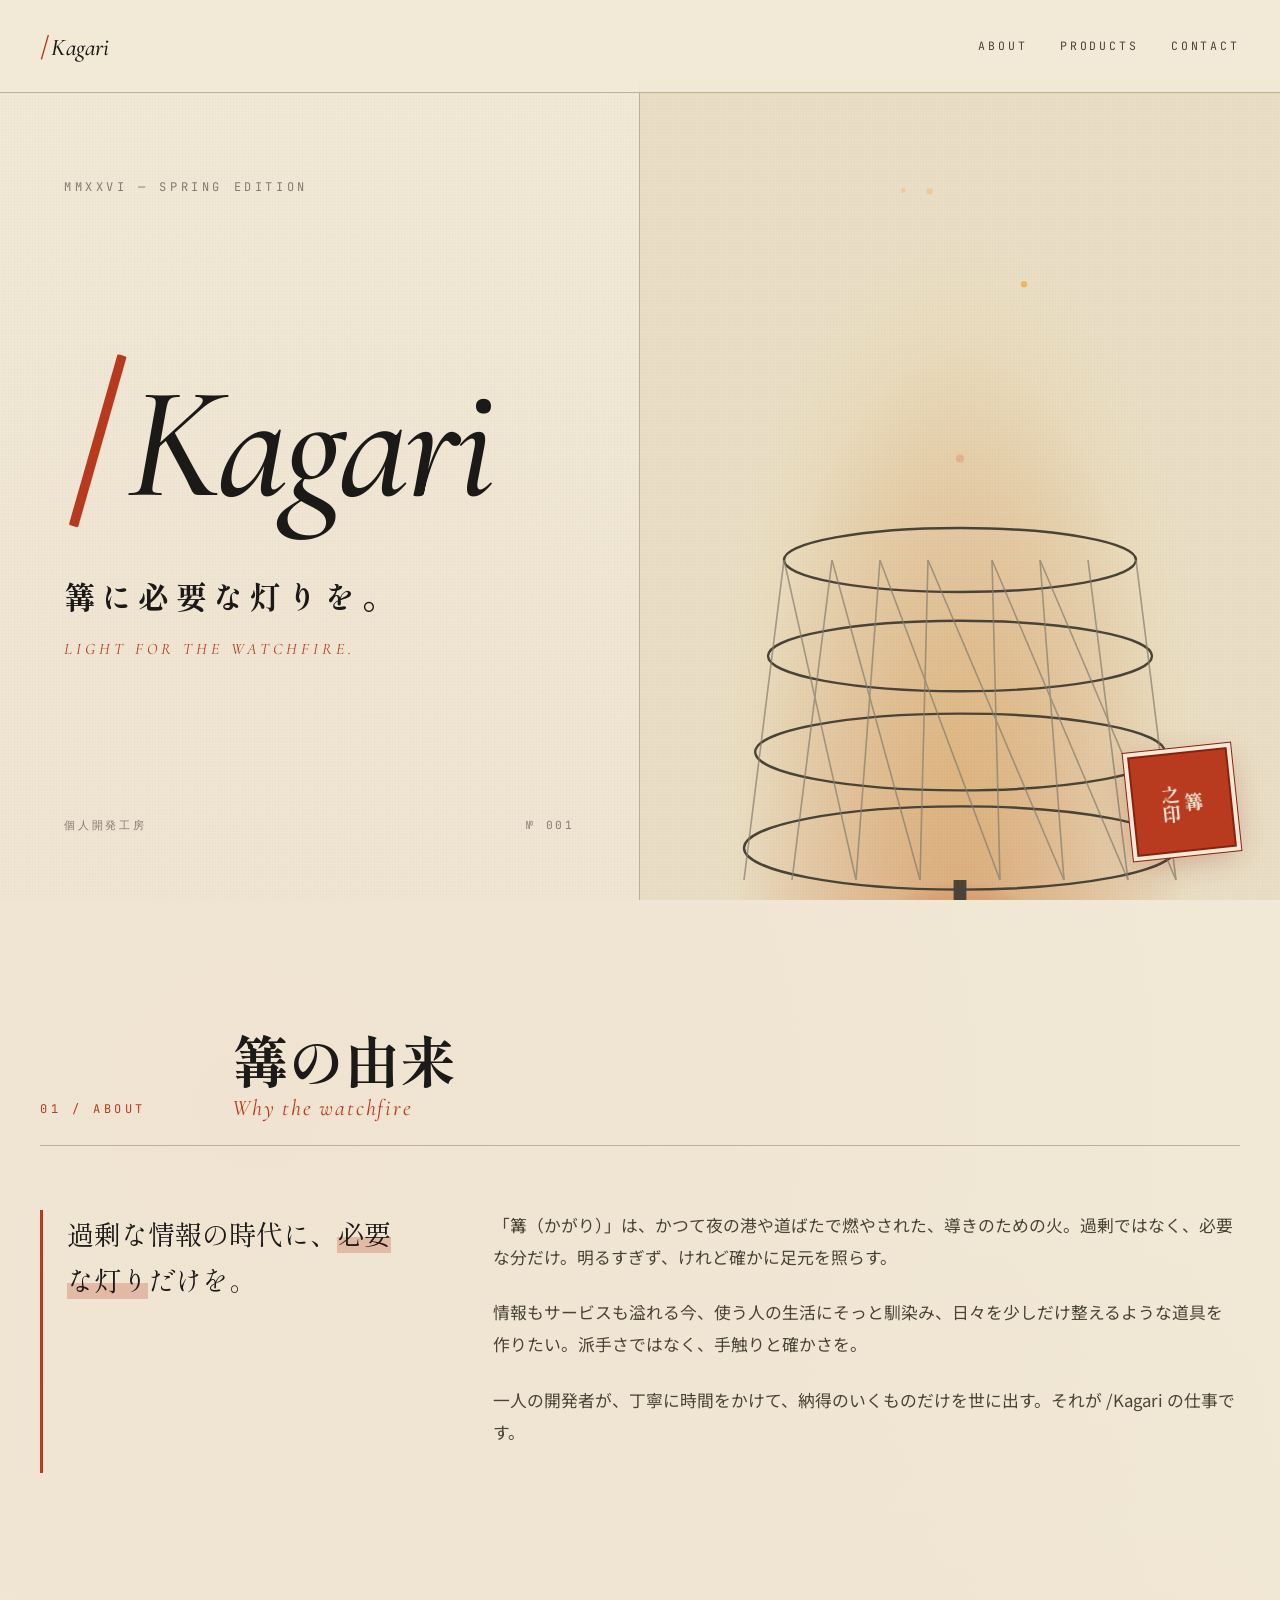
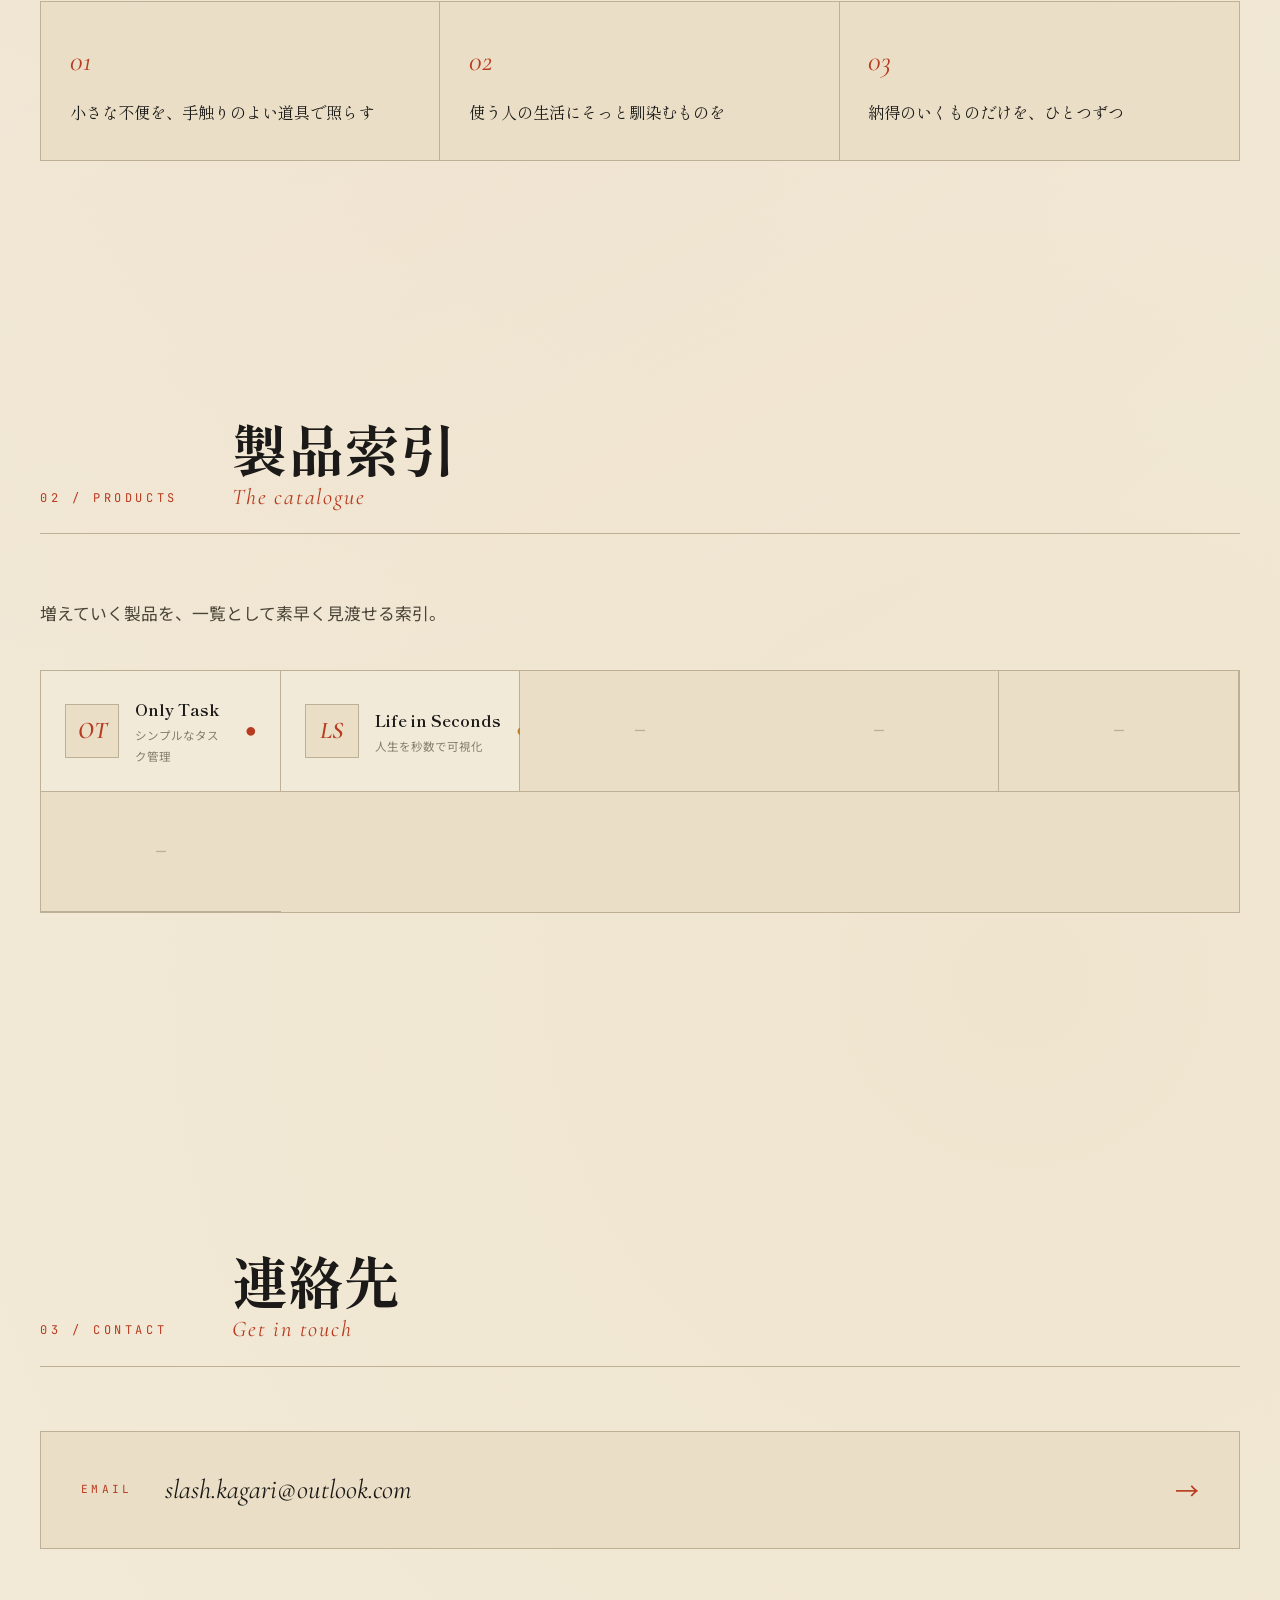
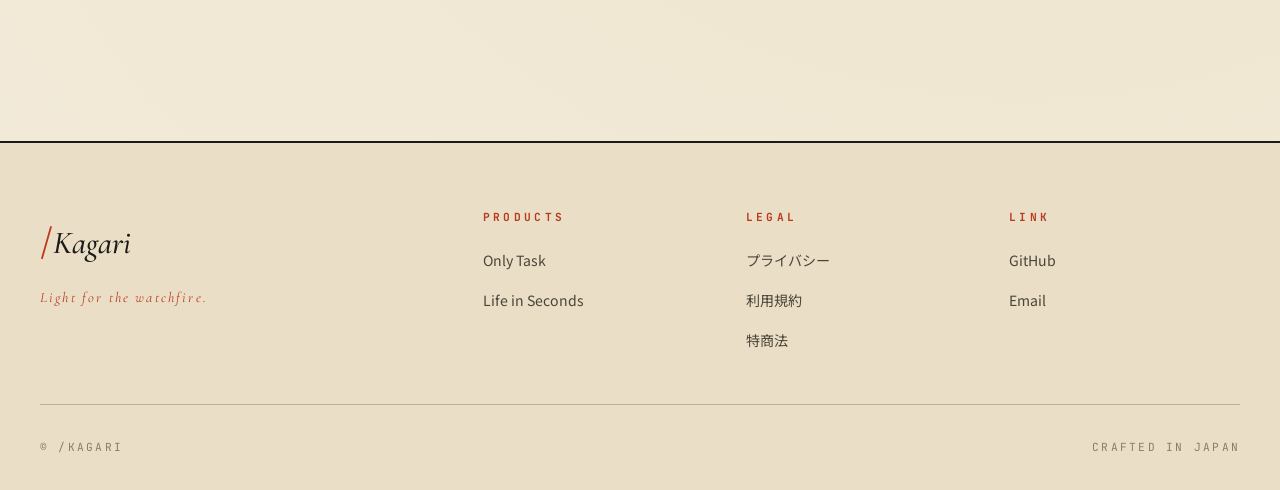
<file: index-light.html>
<!--
  /Kagari — 明るい版サンプル
  方向性: 和紙の明るみ / 墨色 / 朱と金 / 版画と印章の質感
  ※ これは比較用サンプルです。採用するなら index.html を差し替えます。
-->
<!DOCTYPE html>
<html lang="ja">
<head>
<meta charset="UTF-8" />
<meta name="viewport" content="width=device-width, initial-scale=1" />
<title>/Kagari — 篝に必要な灯りを。（Light版）</title>
<link rel="preconnect" href="https://fonts.googleapis.com" />
<link rel="preconnect" href="https://fonts.gstatic.com" crossorigin />
<link href="https://fonts.googleapis.com/css2?family=Shippori+Mincho:wght@500;700;900&family=Noto+Sans+JP:wght@300;400;600&family=Cormorant+Garamond:ital,wght@0,400;0,600;1,400&family=JetBrains+Mono:wght@400;600&display=swap" rel="stylesheet" />
<style>
/* ============== デザイントークン (明るい版) ============== */
:root {
  --c-paper:    #F2EAD8;   /* 和紙 */
  --c-paper-2:  #EADFC6;   /* 和紙の陰 */
  --c-paper-3:  #DCCEB0;   /* さらに深い紙 */
  --c-sumi:     #1C1A18;   /* 墨 */
  --c-sumi-2:   #4A4438;   /* 薄墨 */
  --c-sumi-3:   #857E6E;   /* 極薄墨 */
  --c-shu:      #B83A1F;   /* 朱 */
  --c-shu-2:    #8E1F0B;   /* 濃朱（印章用）*/
  --c-gold:     #B8842A;   /* 金茶 */
  --c-gold-2:   #E0B458;   /* 淡金 */
  --c-line:     #BDB095;

  --f-mincho: "Shippori Mincho", "Noto Serif JP", serif;
  --f-sans:   "Noto Sans JP", system-ui, sans-serif;
  --f-en:     "Cormorant Garamond", "Times New Roman", serif;
  --f-mono:   "JetBrains Mono", ui-monospace, monospace;

  --t-hero: clamp(4rem, 2rem + 10vw, 11rem);
  --e-out:  cubic-bezier(0.16, 1, 0.3, 1);
}

*, *::before, *::after { box-sizing: border-box; margin: 0; padding: 0; }
html { scroll-behavior: smooth; }
body {
  background: var(--c-paper);
  color: var(--c-sumi);
  font-family: var(--f-sans);
  font-size: clamp(0.95rem, 0.88rem + 0.3vw, 1.05rem);
  line-height: 1.9;
  overflow-x: hidden;
  /* 和紙の質感をノイズで */
  background-image:
    radial-gradient(circle at 20% 30%, rgba(184, 58, 31, 0.04), transparent 50%),
    radial-gradient(circle at 80% 70%, rgba(184, 132, 42, 0.05), transparent 50%);
}

/* 紙のテクスチャ (極細ノイズ風) */
body::before {
  content: "";
  position: fixed; inset: 0;
  background-image:
    repeating-linear-gradient(90deg, transparent 0 2px, rgba(28, 26, 24, 0.012) 2px 3px),
    repeating-linear-gradient(0deg, transparent 0 2px, rgba(28, 26, 24, 0.012) 2px 3px);
  pointer-events: none;
  z-index: 1;
}

a { color: inherit; text-decoration: none; }
ul { list-style: none; }

/* ============== ナビ ============== */
.nav {
  position: fixed; top: 0; left: 0; right: 0;
  display: flex; justify-content: space-between; align-items: center;
  padding: 1.25rem 2.5rem;
  z-index: 100;
  background: rgba(242, 234, 216, 0.85);
  backdrop-filter: blur(12px);
  border-bottom: 1px solid var(--c-line);
}
.brand {
  font-family: var(--f-en);
  font-size: 1.5rem;
  display: flex; align-items: baseline; gap: 0.05em;
}
.brand__slash {
  color: var(--c-shu);
  font-weight: 700;
  font-size: 1.15em;
}
.brand__name { font-weight: 500; font-style: italic; }
.nav__menu { display: flex; gap: 2rem; font-family: var(--f-mono); font-size: 0.72rem; letter-spacing: 0.25em; text-transform: uppercase; }
.nav__menu a { color: var(--c-sumi-2); position: relative; transition: color 200ms var(--e-out); }
.nav__menu a:hover { color: var(--c-shu); }

/* ============== ヒーロー ============== */
.hero {
  min-height: 100vh;
  position: relative;
  display: grid;
  grid-template-columns: 1fr 1fr;
  align-items: stretch;
  padding-top: 5rem;
  overflow: hidden;
}

/* 左: 大きな縦組みタイトル */
.hero__left {
  padding: 6rem 4rem 4rem;
  position: relative;
  display: flex;
  flex-direction: column;
  justify-content: space-between;
  border-right: 1px solid var(--c-line);
}
.hero__date {
  font-family: var(--f-mono);
  font-size: 0.75rem;
  letter-spacing: 0.3em;
  color: var(--c-sumi-3);
  text-transform: uppercase;
}
.hero__title {
  font-family: var(--f-en);
  font-size: var(--t-hero);
  font-weight: 500;
  line-height: 0.88;
  letter-spacing: -0.025em;
}
.hero__slash {
  color: var(--c-shu);
  font-weight: 700;
  font-size: 1.2em;
  display: inline-block;
  animation: breathe 4s ease-in-out infinite;
}
.hero__kagari { font-style: italic; color: var(--c-sumi); }
@keyframes breathe {
  0%, 100% { transform: rotate(0deg) scale(1); }
  50% { transform: rotate(-2deg) scale(1.03); }
}

.hero__tagline {
  margin-top: 3rem;
}
.hero__tag-ja {
  font-family: var(--f-mincho);
  font-size: clamp(1.4rem, 0.9rem + 1.3vw, 2.1rem);
  font-weight: 700;
  letter-spacing: 0.2em;
  margin-bottom: 0.5rem;
}
.hero__tag-en {
  font-family: var(--f-en);
  font-style: italic;
  font-size: 1rem;
  letter-spacing: 0.25em;
  color: var(--c-shu);
  text-transform: uppercase;
}

.hero__footer {
  display: flex;
  justify-content: space-between;
  align-items: flex-end;
  font-family: var(--f-mono);
  font-size: 0.7rem;
  letter-spacing: 0.25em;
  color: var(--c-sumi-3);
  text-transform: uppercase;
}

/* 右: 篝火の視覚化 */
.hero__right {
  position: relative;
  overflow: hidden;
  background:
    radial-gradient(ellipse at 50% 85%, rgba(224, 180, 88, 0.4), transparent 55%),
    radial-gradient(ellipse at 50% 110%, rgba(184, 58, 31, 0.35), transparent 50%),
    var(--c-paper-2);
}
.hero__basket {
  position: absolute;
  inset: 0;
}

/* 印章 */
.seal {
  position: absolute;
  bottom: 3rem;
  right: 3rem;
  width: 100px; height: 100px;
  border: 2px solid var(--c-shu-2);
  background: var(--c-shu);
  color: var(--c-paper);
  display: grid;
  place-items: center;
  font-family: var(--f-mincho);
  font-weight: 900;
  font-size: 1.2rem;
  line-height: 1.2;
  text-align: center;
  transform: rotate(-6deg);
  box-shadow:
    0 0 0 4px var(--c-paper),
    0 0 0 5px var(--c-shu-2),
    0 8px 30px rgba(142, 31, 11, 0.3);
  animation: sealIn 1.2s 1s var(--e-out) both;
  z-index: 5;
}
@keyframes sealIn {
  from { opacity: 0; transform: rotate(-20deg) scale(0.6); }
  to { opacity: 1; transform: rotate(-6deg) scale(1); }
}
.seal__inner {
  writing-mode: vertical-rl;
}

@media (max-width: 860px) {
  .hero { grid-template-columns: 1fr; }
  .hero__right { min-height: 40vh; }
  .hero__left { border-right: 0; border-bottom: 1px solid var(--c-line); padding: 6rem 2rem 3rem; }
  .seal { bottom: 2rem; right: 2rem; width: 80px; height: 80px; font-size: 1rem; }
}

/* ============== 共通セクション ============== */
section:not(.hero) {
  padding: 8rem 2.5rem;
  max-width: 1280px;
  margin: 0 auto;
  position: relative;
  z-index: 2;
}
.section__header {
  display: grid;
  grid-template-columns: 160px 1fr;
  gap: 2rem;
  margin-bottom: 4rem;
  align-items: end;
  border-bottom: 1px solid var(--c-line);
  padding-bottom: 1.5rem;
}
.section__index {
  font-family: var(--f-mono);
  font-size: 0.75rem;
  letter-spacing: 0.3em;
  color: var(--c-shu);
  text-transform: uppercase;
}
.section__title {
  font-family: var(--f-mincho);
  font-size: clamp(2rem, 1.2rem + 3vw, 3.5rem);
  font-weight: 700;
  line-height: 1.1;
  display: flex;
  flex-direction: column;
  gap: 0.4rem;
}
.section__title-en {
  font-family: var(--f-en);
  font-style: italic;
  font-weight: 400;
  font-size: 0.4em;
  color: var(--c-shu);
  letter-spacing: 0.08em;
}

/* ============== ABOUT ============== */
.about__grid {
  display: grid;
  grid-template-columns: 1fr 2fr;
  gap: 5rem;
}
.about__lead {
  font-family: var(--f-mincho);
  font-size: clamp(1.3rem, 0.9rem + 1vw, 1.8rem);
  line-height: 1.7;
  border-left: 3px solid var(--c-shu);
  padding-left: 1.5rem;
}
.about__lead em {
  font-style: normal;
  background: linear-gradient(transparent 60%, rgba(184, 58, 31, 0.25) 60%);
}
.about__body p {
  margin-bottom: 1.5rem;
  color: var(--c-sumi-2);
}
.about__principles {
  grid-column: 1 / -1;
  display: grid;
  grid-template-columns: repeat(3, 1fr);
  gap: 0;
  margin-top: 3rem;
  background: var(--c-paper-2);
  border: 1px solid var(--c-line);
}
.about__principles li {
  padding: 2rem 1.8rem;
  font-family: var(--f-mincho);
  font-size: 1.02rem;
  border-right: 1px solid var(--c-line);
  position: relative;
  transition: background 300ms var(--e-out);
}
.about__principles li:last-child { border-right: 0; }
.about__principles li:hover { background: var(--c-paper-3); }
.about__principles li span {
  display: block;
  font-family: var(--f-en);
  font-size: 1.8rem;
  font-style: italic;
  color: var(--c-shu);
  margin-bottom: 0.5rem;
}
@media (max-width: 860px) {
  .about__grid { grid-template-columns: 1fr; gap: 2.5rem; }
  .about__principles { grid-template-columns: 1fr; }
  .about__principles li { border-right: 0; border-bottom: 1px solid var(--c-line); }
}

/* ============== PRODUCTS ============== */
.products__note {
  color: var(--c-sumi-2);
  margin-bottom: 2.5rem;
  max-width: 60ch;
}
.products__grid {
  display: grid;
  grid-template-columns: repeat(auto-fill, minmax(200px, 1fr));
  gap: 0;
  margin-bottom: 5rem;
  border: 1px solid var(--c-line);
  background: var(--c-paper-2);
}
.product-cell {
  background: var(--c-paper);
  border-right: 1px solid var(--c-line);
  border-bottom: 1px solid var(--c-line);
  transition: background 300ms var(--e-out), transform 300ms var(--e-out);
  position: relative;
}
.product-cell:nth-child(3n) { border-right: 0; }
.product-cell--placeholder {
  background: var(--c-paper-2);
  min-height: 120px;
  display: grid;
  place-items: center;
  color: var(--c-line);
  font-family: var(--f-mono);
}
.product-cell__link {
  display: grid;
  grid-template-columns: auto 1fr auto;
  align-items: center;
  gap: 1rem;
  padding: 1.3rem 1.5rem;
  min-height: 120px;
}
.product-cell__icon {
  width: 54px; height: 54px;
  border: 1px solid var(--c-line);
  display: grid; place-items: center;
  background: var(--c-paper-2);
  transition: all 300ms var(--e-out);
}
.product-cell__mono {
  font-family: var(--f-en);
  font-style: italic;
  font-size: 1.5rem;
  font-weight: 600;
  color: var(--c-shu);
}
.product-cell__name {
  font-family: var(--f-mincho);
  font-size: 1rem;
  font-weight: 700;
  display: block;
  white-space: nowrap;
  overflow: hidden;
  text-overflow: ellipsis;
}
.product-cell__tag {
  font-size: 0.72rem;
  color: var(--c-sumi-3);
  display: block;
}
.product-cell__status {
  font-size: 0.6rem;
  color: var(--c-shu);
}
.product-cell[data-status="developing"] .product-cell__status { color: var(--c-gold); }

.product-cell:hover {
  background: var(--c-paper-2);
  z-index: 3;
  transform: translateY(-2px);
  box-shadow: 0 10px 30px rgba(142, 31, 11, 0.15);
}
.product-cell:hover .product-cell__icon {
  background: var(--c-shu);
  border-color: var(--c-shu);
}
.product-cell:hover .product-cell__mono {
  color: var(--c-paper);
}

/* ============== CONTACT ============== */
.contact__email {
  display: grid;
  grid-template-columns: auto 1fr auto;
  gap: 2rem;
  align-items: center;
  padding: 2rem 2.5rem;
  background: var(--c-paper-2);
  border: 1px solid var(--c-line);
  transition: all 400ms var(--e-out);
}
.contact__email:hover {
  background: var(--c-shu);
  border-color: var(--c-shu-2);
  color: var(--c-paper);
  transform: translateY(-2px);
  box-shadow: 0 15px 40px rgba(142, 31, 11, 0.25);
}
.contact__email-label { font-family: var(--f-mono); font-size: 0.7rem; letter-spacing: 0.3em; color: var(--c-shu); }
.contact__email:hover .contact__email-label { color: var(--c-gold-2); }
.contact__email-addr { font-family: var(--f-en); font-style: italic; font-size: clamp(1.2rem, 0.9rem + 1vw, 1.8rem); }
.contact__email-arrow { font-size: 1.5rem; color: var(--c-shu); transition: transform 200ms var(--e-out); }
.contact__email:hover .contact__email-arrow { color: var(--c-paper); transform: translateX(8px); }

/* ============== フッター ============== */
.footer {
  margin-top: 4rem;
  padding: 4rem 2.5rem 2rem;
  border-top: 2px solid var(--c-sumi);
  background: var(--c-paper-2);
}
.footer__top {
  max-width: 1280px;
  margin: 0 auto;
  display: grid;
  grid-template-columns: 1fr 2fr;
  gap: 4rem;
  padding-bottom: 3rem;
}
.footer__brand { font-family: var(--f-en); font-size: 2rem; }
.footer__tag { margin-top: 0.5rem; font-family: var(--f-en); font-style: italic; font-size: 0.9rem; color: var(--c-shu); letter-spacing: 0.15em; }
.footer__nav { display: grid; grid-template-columns: repeat(3, 1fr); gap: 2rem; }
.footer__nav h4 { font-family: var(--f-mono); font-size: 0.7rem; letter-spacing: 0.3em; color: var(--c-shu); text-transform: uppercase; margin-bottom: 1rem; }
.footer__nav ul { display: flex; flex-direction: column; gap: 0.5rem; }
.footer__nav a { color: var(--c-sumi-2); font-size: 0.88rem; transition: color 200ms var(--e-out); }
.footer__nav a:hover { color: var(--c-shu); }
.footer__bottom {
  max-width: 1280px; margin: 0 auto;
  padding-top: 2rem;
  border-top: 1px solid var(--c-line);
  display: flex;
  justify-content: space-between;
  font-family: var(--f-mono);
  font-size: 0.7rem;
  letter-spacing: 0.2em;
  color: var(--c-sumi-3);
  text-transform: uppercase;
}
@media (max-width: 760px) {
  .footer__top { grid-template-columns: 1fr; }
  .footer__nav { grid-template-columns: repeat(2, 1fr); }
}

@media (prefers-reduced-motion: reduce) {
  *, *::before, *::after {
    animation-duration: 0.01ms !important;
    transition-duration: 0.01ms !important;
  }
}
</style>
</head>
<body>

<nav class="nav">
  <a href="#" class="brand"><span class="brand__slash">/</span><span class="brand__name">Kagari</span></a>
  <ul class="nav__menu">
    <li><a href="#about">About</a></li>
    <li><a href="#products">Products</a></li>
    <li><a href="#contact">Contact</a></li>
  </ul>
</nav>

<!-- ヒーロー: 左に縦組みタイトル、右に篝火、右下に朱の印章 -->
<section class="hero">
  <div class="hero__left">
    <div class="hero__date">MMXXVI — SPRING EDITION</div>
    <div>
      <h1 class="hero__title">
        <span class="hero__slash">/</span><span class="hero__kagari">Kagari</span>
      </h1>
      <div class="hero__tagline">
        <p class="hero__tag-ja">篝に必要な灯りを。</p>
        <p class="hero__tag-en">Light for the watchfire.</p>
      </div>
    </div>
    <div class="hero__footer">
      <span>個人開発工房</span>
      <span>№ 001</span>
    </div>
  </div>

  <div class="hero__right">
    <!-- 篝火の籠を動くSVGで表現 -->
    <svg class="hero__basket" viewBox="0 0 400 600" preserveAspectRatio="xMidYMid slice" aria-hidden="true">
      <defs>
        <radialGradient id="fire-core" cx="50%" cy="90%" r="40%">
          <stop offset="0%" stop-color="#FBD994" stop-opacity="1" />
          <stop offset="40%" stop-color="#F0B259" stop-opacity="0.9" />
          <stop offset="70%" stop-color="#E05A2A" stop-opacity="0.5" />
          <stop offset="100%" stop-color="#B83A1F" stop-opacity="0" />
        </radialGradient>
      </defs>

      <!-- 火の本体 -->
      <ellipse cx="200" cy="500" rx="120" ry="160" fill="url(#fire-core)">
        <animate attributeName="ry" values="150;175;155;170;150" dur="4s" repeatCount="indefinite" />
        <animate attributeName="rx" values="115;130;118;125;115" dur="3.2s" repeatCount="indefinite" />
      </ellipse>

      <!-- 籠の水平リング -->
      <g stroke="#4A4438" fill="none" stroke-width="1.5">
        <ellipse cx="200" cy="300" rx="110" ry="20" />
        <ellipse cx="200" cy="360" rx="120" ry="22" />
        <ellipse cx="200" cy="420" rx="128" ry="24" />
        <ellipse cx="200" cy="480" rx="135" ry="26" />
      </g>

      <!-- 籠の格子(斜め) -->
      <g stroke="#857E6E" fill="none" stroke-width="1" opacity="0.7">
        <line x1="90" y1="300" x2="65" y2="500" />
        <line x1="120" y1="300" x2="95" y2="500" />
        <line x1="150" y1="300" x2="135" y2="500" />
        <line x1="180" y1="300" x2="175" y2="500" />
        <line x1="220" y1="300" x2="225" y2="500" />
        <line x1="250" y1="300" x2="265" y2="500" />
        <line x1="280" y1="300" x2="305" y2="500" />
        <line x1="310" y1="300" x2="335" y2="500" />

        <line x1="90" y1="300" x2="135" y2="500" />
        <line x1="120" y1="300" x2="175" y2="500" />
        <line x1="150" y1="300" x2="225" y2="500" />
        <line x1="180" y1="300" x2="265" y2="500" />
        <line x1="220" y1="300" x2="305" y2="500" />
        <line x1="250" y1="300" x2="335" y2="500" />
      </g>

      <!-- 火の粉 (上方へ) -->
      <g fill="#F0B259">
        <circle cx="180" cy="280" r="2">
          <animate attributeName="cy" values="280;100;50" dur="3s" repeatCount="indefinite" />
          <animate attributeName="opacity" values="0;1;0" dur="3s" repeatCount="indefinite" />
          <animate attributeName="cx" values="180;175;185" dur="3s" repeatCount="indefinite" />
        </circle>
        <circle cx="220" cy="300" r="1.5" fill="#FBD994">
          <animate attributeName="cy" values="300;80;20" dur="4s" begin="0.5s" repeatCount="indefinite" />
          <animate attributeName="opacity" values="0;1;0" dur="4s" begin="0.5s" repeatCount="indefinite" />
          <animate attributeName="cx" values="220;230;215" dur="4s" begin="0.5s" repeatCount="indefinite" />
        </circle>
        <circle cx="200" cy="260" r="2.5" fill="#E05A2A">
          <animate attributeName="cy" values="260;60" dur="3.5s" begin="1s" repeatCount="indefinite" />
          <animate attributeName="opacity" values="0;1;0" dur="3.5s" begin="1s" repeatCount="indefinite" />
        </circle>
        <circle cx="160" cy="320" r="1.5">
          <animate attributeName="cy" values="320;120;40" dur="3.8s" begin="1.5s" repeatCount="indefinite" />
          <animate attributeName="opacity" values="0;1;0" dur="3.8s" begin="1.5s" repeatCount="indefinite" />
          <animate attributeName="cx" values="160;155;170" dur="3.8s" begin="1.5s" repeatCount="indefinite" />
        </circle>
        <circle cx="240" cy="340" r="2">
          <animate attributeName="cy" values="340;90;30" dur="4.5s" begin="2s" repeatCount="indefinite" />
          <animate attributeName="opacity" values="0;1;0" dur="4.5s" begin="2s" repeatCount="indefinite" />
        </circle>
      </g>

      <!-- 篝の支柱 -->
      <rect x="196" y="500" width="8" height="100" fill="#4A4438" />
    </svg>

    <!-- 印章 -->
    <div class="seal">
      <div class="seal__inner">篝<br>之印</div>
    </div>
  </div>
</section>

<!-- ABOUT -->
<section id="about">
  <div class="section__header">
    <div class="section__index">01 / About</div>
    <h2 class="section__title">
      <span>篝の由来</span>
      <span class="section__title-en">Why the watchfire</span>
    </h2>
  </div>
  <div class="about__grid">
    <div class="about__lead">
      <p>過剰な情報の時代に、<em>必要な灯り</em>だけを。</p>
    </div>
    <div class="about__body">
      <p>「篝（かがり）」は、かつて夜の港や道ばたで燃やされた、導きのための火。過剰ではなく、必要な分だけ。明るすぎず、けれど確かに足元を照らす。</p>
      <p>情報もサービスも溢れる今、使う人の生活にそっと馴染み、日々を少しだけ整えるような道具を作りたい。派手さではなく、手触りと確かさを。</p>
      <p>一人の開発者が、丁寧に時間をかけて、納得のいくものだけを世に出す。それが /Kagari の仕事です。</p>
    </div>
    <ul class="about__principles">
      <li><span>01</span>小さな不便を、手触りのよい道具で照らす</li>
      <li><span>02</span>使う人の生活にそっと馴染むものを</li>
      <li><span>03</span>納得のいくものだけを、ひとつずつ</li>
    </ul>
  </div>
</section>

<!-- PRODUCTS -->
<section id="products">
  <div class="section__header">
    <div class="section__index">02 / Products</div>
    <h2 class="section__title">
      <span>製品索引</span>
      <span class="section__title-en">The catalogue</span>
    </h2>
  </div>
  <p class="products__note">増えていく製品を、一覧として素早く見渡せる索引。</p>

  <ul class="products__grid">
    <li class="product-cell" data-status="released">
      <a href="products/only-task.html" class="product-cell__link">
        <div class="product-cell__icon"><span class="product-cell__mono">OT</span></div>
        <div><span class="product-cell__name">Only Task</span><span class="product-cell__tag">シンプルなタスク管理</span></div>
        <span class="product-cell__status">●</span>
      </a>
    </li>
    <li class="product-cell" data-status="developing">
      <a href="products/life-in-seconds.html" class="product-cell__link">
        <div class="product-cell__icon"><span class="product-cell__mono">LS</span></div>
        <div><span class="product-cell__name">Life in Seconds</span><span class="product-cell__tag">人生を秒数で可視化</span></div>
        <span class="product-cell__status">◐</span>
      </a>
    </li>
    <li class="product-cell product-cell--placeholder">—</li>
    <li class="product-cell product-cell--placeholder">—</li>
    <li class="product-cell product-cell--placeholder">—</li>
    <li class="product-cell product-cell--placeholder">—</li>
  </ul>
</section>

<!-- CONTACT -->
<section id="contact">
  <div class="section__header">
    <div class="section__index">03 / Contact</div>
    <h2 class="section__title">
      <span>連絡先</span>
      <span class="section__title-en">Get in touch</span>
    </h2>
  </div>
  <a class="contact__email" href="mailto:slash.kagari@outlook.com">
    <span class="contact__email-label">EMAIL</span>
    <span class="contact__email-addr">slash.kagari@outlook.com</span>
    <span class="contact__email-arrow">→</span>
  </a>
</section>

<footer class="footer">
  <div class="footer__top">
    <div>
      <div class="footer__brand"><span class="brand__slash">/</span><span class="brand__name">Kagari</span></div>
      <p class="footer__tag">Light for the watchfire.</p>
    </div>
    <nav class="footer__nav">
      <div><h4>Products</h4><ul><li><a href="products/only-task.html">Only Task</a></li><li><a href="products/life-in-seconds.html">Life in Seconds</a></li></ul></div>
      <div><h4>Legal</h4><ul><li><a href="legal/only-task-privacy.html">プライバシー</a></li><li><a href="legal/only-task-terms.html">利用規約</a></li><li><a href="legal/only-task-tokushoho.html">特商法</a></li></ul></div>
      <div><h4>Link</h4><ul><li><a href="https://github.com/Slash-Kagari" target="_blank" rel="noopener">GitHub</a></li><li><a href="mailto:slash.kagari@outlook.com">Email</a></li></ul></div>
    </nav>
  </div>
  <div class="footer__bottom">
    <span>© /Kagari</span>
    <span>Crafted in Japan</span>
  </div>
</footer>

</body>
</html>
</file>
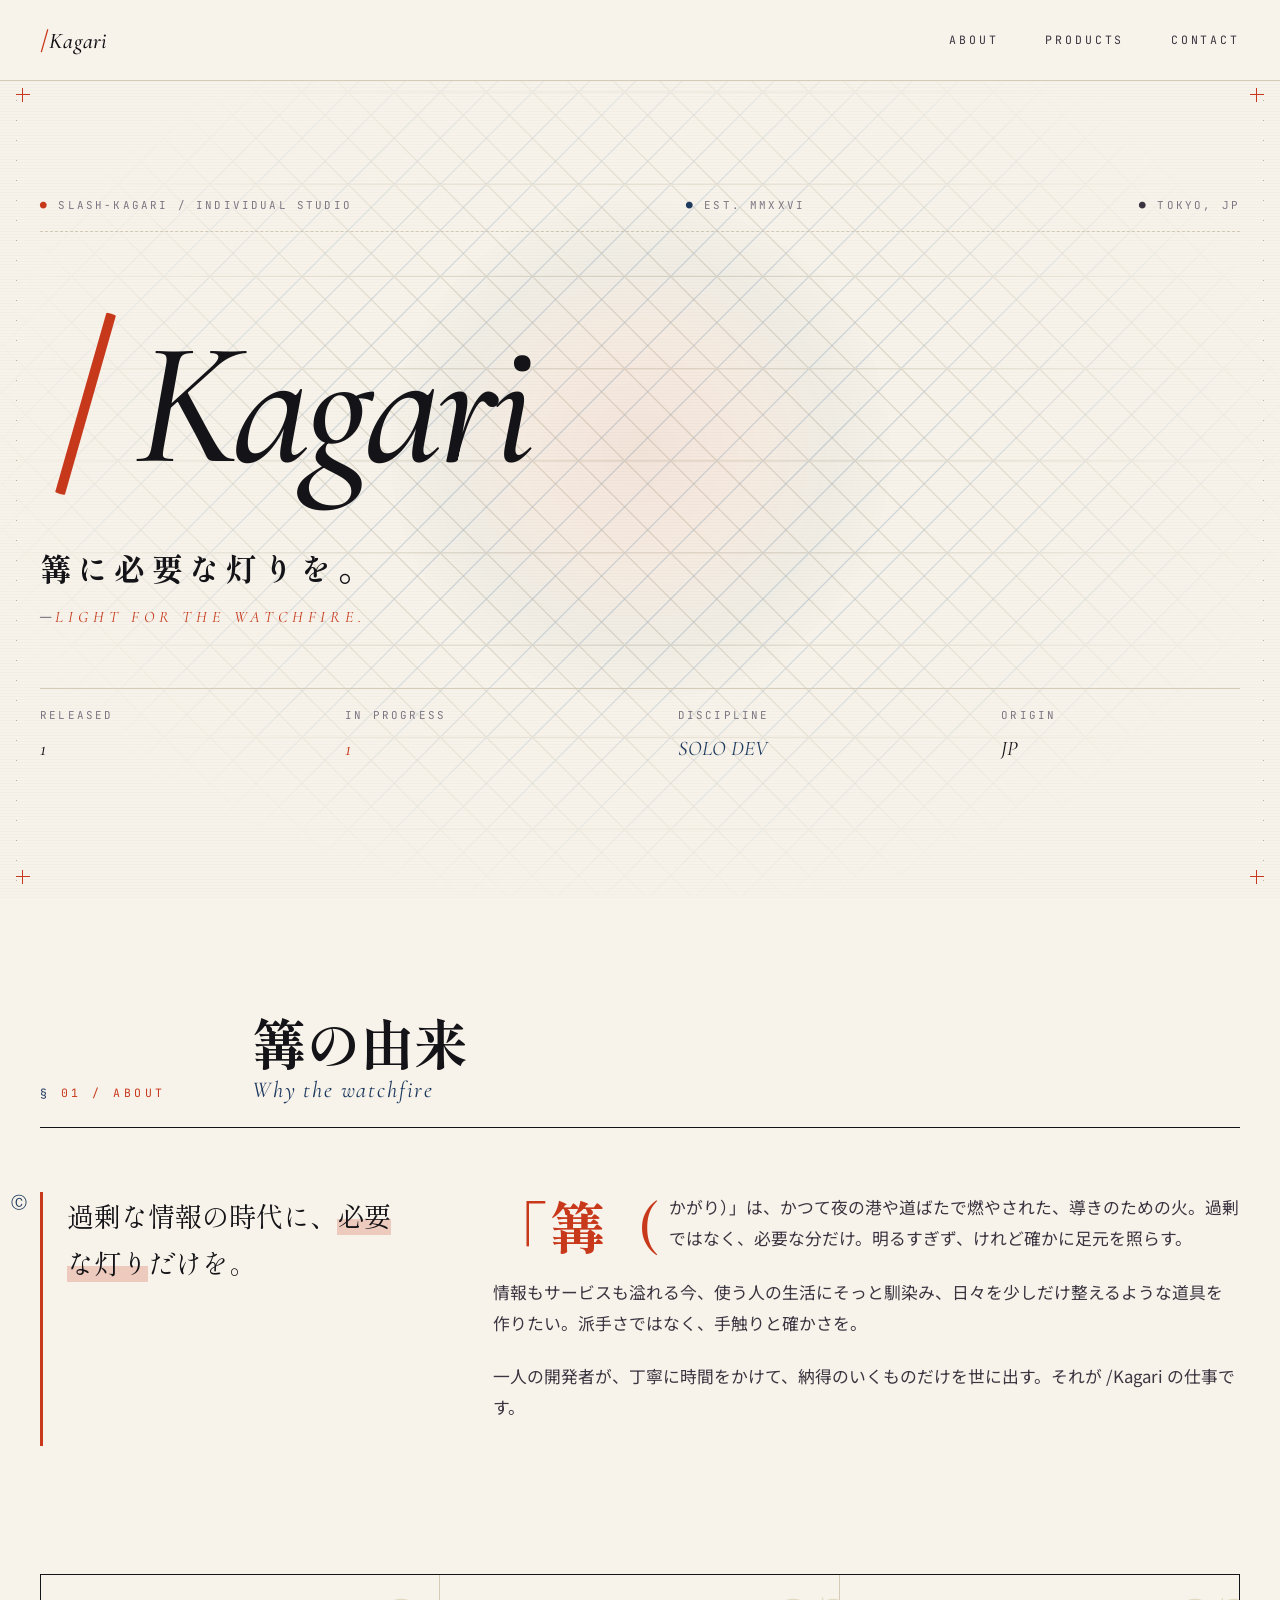
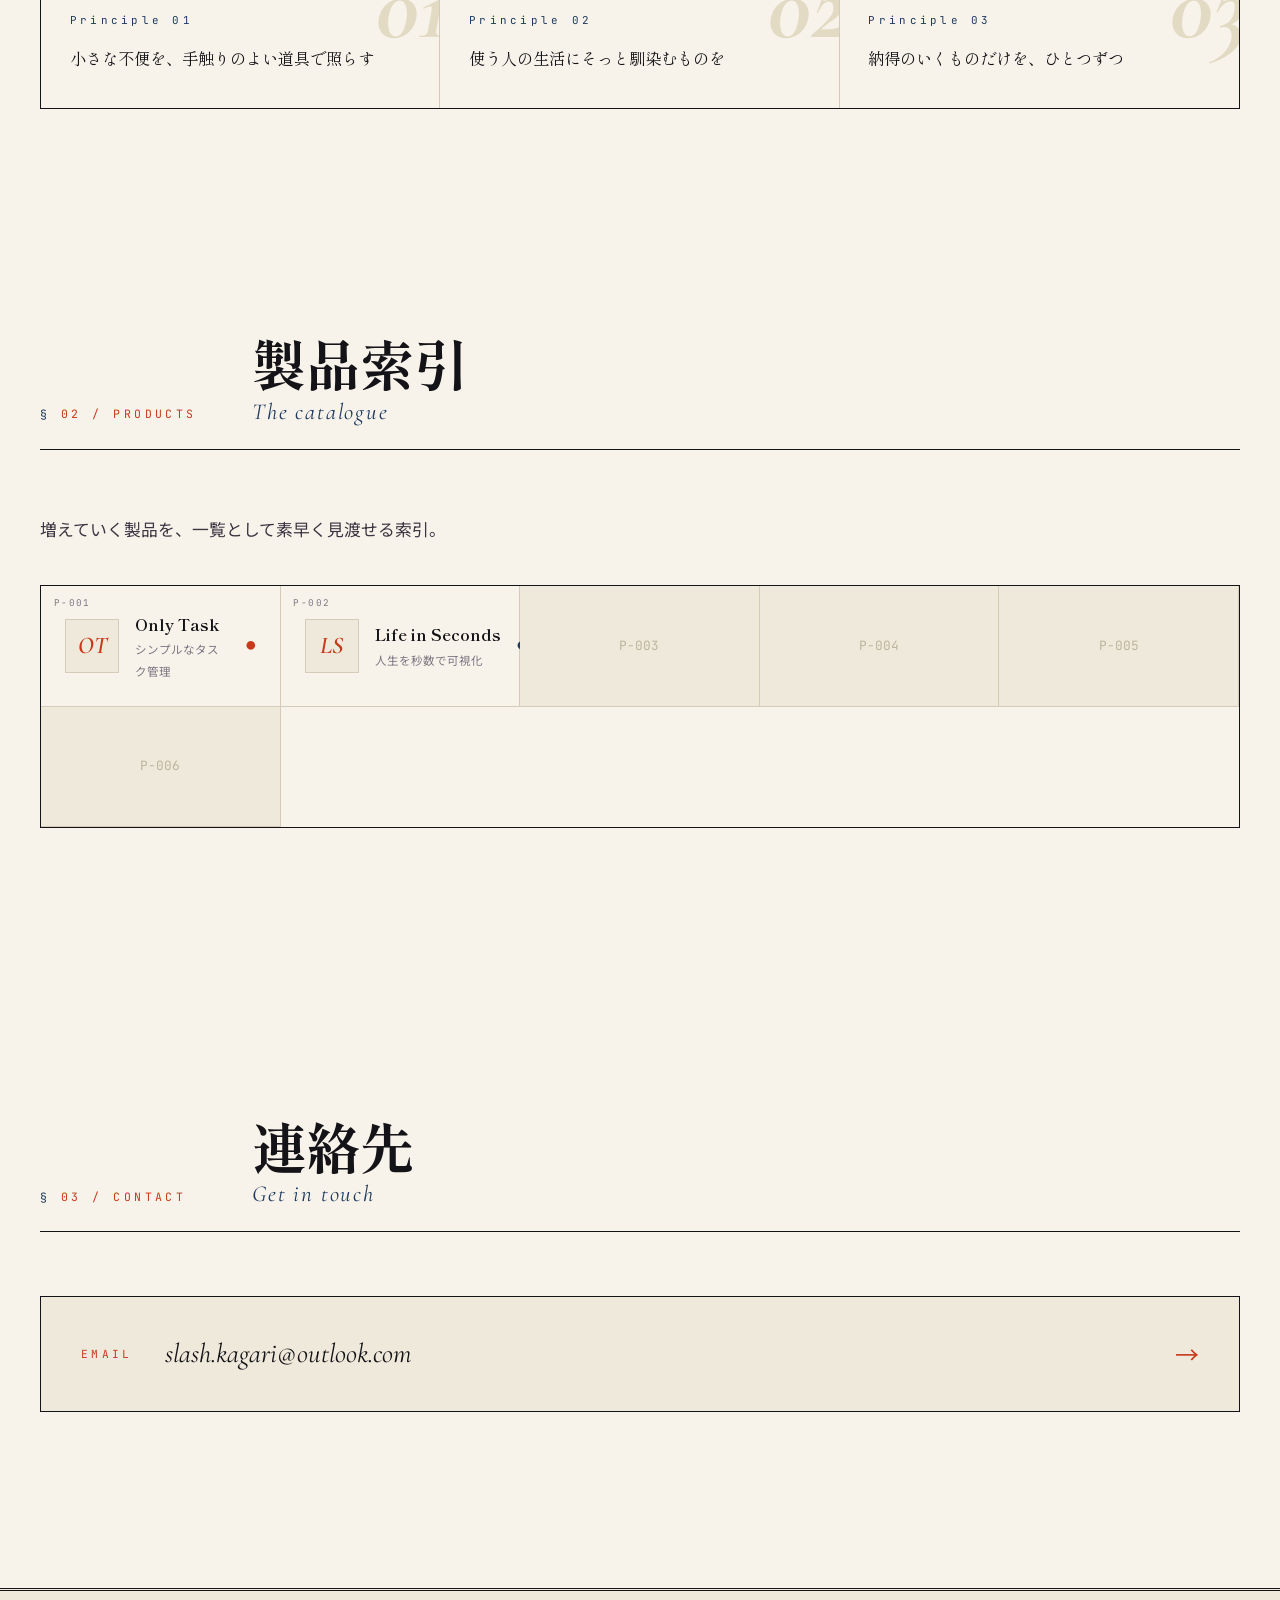
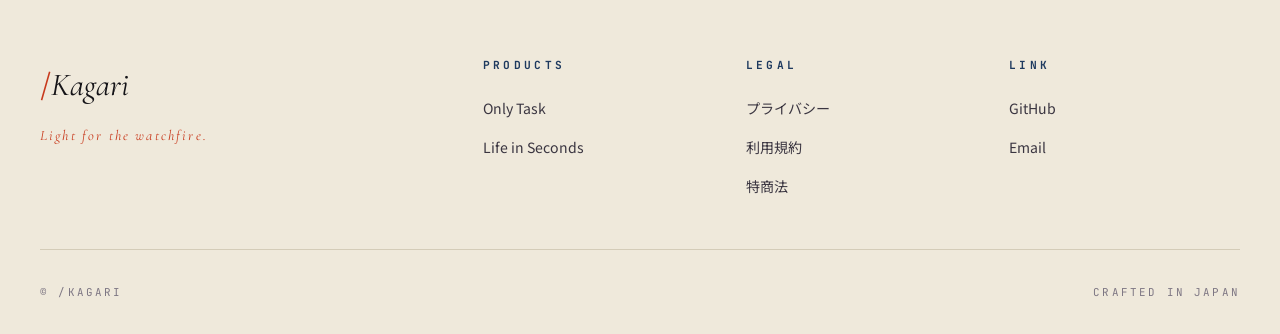
<file: index-v3.html>
<!--
  /Kagari — V3 (白ベース + 朱・藍 + 斬撃アニメ + デジタル要素)
  方向性: 白ベース、薄い篝格子、赤い「/」、クリックで斬撃エフェクト、
          マウス追従の灯り、ルーラー/クロスヘア等のデジタル要素。
  役割: 比較用サンプル。採用するなら index.html に差し替え。
-->
<!DOCTYPE html>
<html lang="ja">
<head>
<meta charset="UTF-8" />
<meta name="viewport" content="width=device-width, initial-scale=1" />
<title>/Kagari — 篝に必要な灯りを。</title>
<link rel="preconnect" href="https://fonts.googleapis.com" />
<link rel="preconnect" href="https://fonts.gstatic.com" crossorigin />
<link href="https://fonts.googleapis.com/css2?family=Shippori+Mincho:wght@500;700;900&family=Noto+Sans+JP:wght@300;400;500;700&family=Cormorant+Garamond:ital,wght@0,400;0,600;1,400;1,600&family=JetBrains+Mono:wght@300;400;600&display=swap" rel="stylesheet" />
<style>
/* ===================== トークン ===================== */
:root {
  --c-paper:    #F7F3EA;   /* 生成り */
  --c-paper-2:  #EFE9DB;
  --c-paper-3:  #E3DAC3;
  --c-ink:      #141317;   /* 墨 */
  --c-ink-2:    #3A3540;
  --c-ink-3:    #7D7683;
  --c-shu:      #C8391C;   /* 朱 */
  --c-shu-deep: #8E1F0B;
  --c-shu-warm: #E85A36;
  --c-ai:       #1E3A5F;   /* 藍 */
  --c-ai-deep:  #0F2238;
  --c-ai-light: #3D6B9A;
  --c-line:     #D4CCB8;
  --c-line-2:   #BDB49D;

  --f-mincho: "Shippori Mincho","Noto Serif JP",serif;
  --f-sans:   "Noto Sans JP",system-ui,sans-serif;
  --f-en:     "Cormorant Garamond","Times New Roman",serif;
  --f-mono:   "JetBrains Mono",ui-monospace,monospace;

  --t-hero:   clamp(5rem, 3rem + 10vw, 13rem);
  --e-out:    cubic-bezier(0.16, 1, 0.3, 1);
  --e-in:     cubic-bezier(0.7, 0, 0.84, 0);
}

*, *::before, *::after { box-sizing: border-box; margin: 0; padding: 0; }
html { scroll-behavior: smooth; }
body {
  background: var(--c-paper);
  color: var(--c-ink);
  font-family: var(--f-sans);
  font-size: clamp(0.95rem, 0.88rem + 0.3vw, 1.05rem);
  line-height: 1.85;
  overflow-x: hidden;
  cursor: default;
}
a { color: inherit; text-decoration: none; }
ul { list-style: none; }
button { font: inherit; cursor: pointer; border: 0; background: none; color: inherit; padding: 0; }

/* 微かなスキャンライン(デジタル要素) */
body::after {
  content: "";
  position: fixed; inset: 0;
  background: repeating-linear-gradient(
    0deg,
    transparent 0 2px,
    rgba(20,19,23,0.018) 2px 3px
  );
  pointer-events: none;
  z-index: 90;
  mix-blend-mode: multiply;
}

/* ===================== ナビ ===================== */
.nav {
  position: fixed; top: 0; left: 0; right: 0;
  display: flex; justify-content: space-between; align-items: center;
  padding: 1rem 2.5rem;
  z-index: 100;
  background: rgba(247,243,234,0.85);
  backdrop-filter: blur(10px);
  border-bottom: 1px solid var(--c-line);
}
.nav__brand { font-family: var(--f-en); font-size: 1.4rem; letter-spacing: 0.01em; }
.nav__brand .s { color: var(--c-shu); font-weight: 700; font-size: 1.15em; }
.nav__brand .n { font-style: italic; font-weight: 500; }
.nav__menu { display: flex; gap: 2rem; font-family: var(--f-mono); font-size: 0.72rem; letter-spacing: 0.25em; text-transform: uppercase; color: var(--c-ink-2); }
.nav__menu a { position: relative; transition: color 200ms; }
.nav__menu a::before {
  content: "▸";
  color: var(--c-shu);
  opacity: 0;
  margin-right: 0.4em;
  transition: opacity 200ms;
}
.nav__menu a:hover { color: var(--c-ai); }
.nav__menu a:hover::before { opacity: 1; }

/* ===================== デジタル装飾: 端のルーラー ===================== */
.rulers {
  position: fixed; inset: 5rem 1rem 1rem 1rem;
  pointer-events: none;
  z-index: 50;
}
.rulers::before, .rulers::after {
  content: "";
  position: absolute;
  background-image: repeating-linear-gradient(
    to bottom,
    var(--c-line-2) 0 1px,
    transparent 1px 20px
  );
}
.rulers::before { top: 0; bottom: 0; left: 0; width: 1px; }
.rulers::after  { top: 0; bottom: 0; right: 0; width: 1px; }
.ruler-marks {
  position: absolute;
  top: 0; bottom: 0;
  width: 10px;
  display: flex;
  flex-direction: column;
  justify-content: space-between;
  font-family: var(--f-mono);
  font-size: 0.55rem;
  color: var(--c-ink-3);
  letter-spacing: 0.1em;
}
.ruler-marks--left { left: -2rem; padding: 2rem 0; align-items: flex-end; text-align: right; }
.ruler-marks--right { right: -2.5rem; padding: 2rem 0; align-items: flex-start; }
.ruler-marks span { writing-mode: vertical-rl; opacity: 0.7; }

/* 角のクロスマーク */
.crosshair {
  position: fixed;
  width: 14px; height: 14px;
  z-index: 51;
  pointer-events: none;
}
.crosshair::before, .crosshair::after {
  content: "";
  position: absolute;
  background: var(--c-shu);
}
.crosshair::before { left: 6px; top: 0; width: 1px; height: 100%; }
.crosshair::after  { top: 6px; left: 0; width: 100%; height: 1px; }
.crosshair--tl { top: 5.5rem; left: 1rem; }
.crosshair--tr { top: 5.5rem; right: 1rem; }
.crosshair--bl { bottom: 1rem; left: 1rem; }
.crosshair--br { bottom: 1rem; right: 1rem; }

/* カーソル追従の灯り */
.cursor-glow {
  position: fixed;
  width: 500px; height: 500px;
  border-radius: 50%;
  background: radial-gradient(circle,
    rgba(200,57,28,0.08) 0%,
    rgba(232,90,54,0.05) 30%,
    rgba(30,58,95,0.03) 55%,
    transparent 75%);
  pointer-events: none;
  transform: translate(-50%, -50%);
  z-index: 1;
  transition: opacity 400ms;
  mix-blend-mode: multiply;
  will-change: left, top;
}

/* ===================== ヒーロー ===================== */
.hero {
  position: relative;
  min-height: 100vh;
  padding: 8rem 2.5rem 4rem;
  display: flex;
  flex-direction: column;
  justify-content: center;
  overflow: hidden;
  isolation: isolate;
}

/* 薄い篝格子(SVG) */
.hero__lattice {
  position: absolute; inset: 0;
  z-index: -1;
  opacity: 0.4;
  mask-image: radial-gradient(ellipse at center, black 30%, transparent 75%);
  -webkit-mask-image: radial-gradient(ellipse at center, black 30%, transparent 75%);
}
.hero__lattice line { stroke: var(--c-line-2); stroke-width: 1; }
.hero__lattice line.accent { stroke: var(--c-ai-light); stroke-width: 1; opacity: 0.5; }

/* 上部のデジタルメタ情報 */
.hero__meta {
  display: flex;
  justify-content: space-between;
  font-family: var(--f-mono);
  font-size: 0.68rem;
  letter-spacing: 0.2em;
  color: var(--c-ink-3);
  text-transform: uppercase;
  margin-bottom: 4rem;
  padding-bottom: 1rem;
  border-bottom: 1px dashed var(--c-line);
}
.hero__meta span::before {
  content: "● ";
  color: var(--c-shu);
}
.hero__meta span:nth-child(2)::before { color: var(--c-ai); }
.hero__meta span:nth-child(3)::before { color: var(--c-ink-2); }

/* タイトル */
.hero__title {
  font-family: var(--f-en);
  font-size: var(--t-hero);
  font-weight: 500;
  line-height: 0.85;
  letter-spacing: -0.03em;
  display: flex;
  align-items: baseline;
  gap: 0.02em;
  margin-bottom: 2.5rem;
  position: relative;
}

/* 赤いスラッシュ(クリック可能) */
.slash-btn {
  color: var(--c-shu);
  font-weight: 700;
  font-size: 1.15em;
  position: relative;
  transition: transform 200ms var(--e-out), filter 200ms;
  filter: drop-shadow(0 0 0 transparent);
  cursor: pointer;
  line-height: 1;
  padding: 0 0.05em;
}
.slash-btn:hover {
  transform: translateY(-4px) rotate(-2deg);
  filter: drop-shadow(0 0 20px rgba(200,57,28,0.5));
}
.slash-btn::after {
  content: "click";
  position: absolute;
  top: -0.5em;
  right: -2.5em;
  font-family: var(--f-mono);
  font-size: 0.1em;
  letter-spacing: 0.2em;
  color: var(--c-ink-3);
  text-transform: uppercase;
  opacity: 0;
  transition: opacity 300ms;
  writing-mode: horizontal-tb;
}
.slash-btn:hover::after { opacity: 1; }

/* クリック直後の燃焼 */
.slash-btn.is-burning {
  animation: burn 1.2s var(--e-out) forwards;
}
@keyframes burn {
  0% { color: var(--c-shu); filter: drop-shadow(0 0 0 transparent); }
  20% { color: #FFD18A; filter: drop-shadow(0 0 30px rgba(255,180,80,1)) drop-shadow(0 0 60px rgba(200,57,28,0.8)); transform: scale(1.15) rotate(-3deg); }
  50% { color: #FFF; filter: drop-shadow(0 0 50px rgba(255,220,150,1)) drop-shadow(0 0 80px rgba(232,90,54,0.9)); transform: scale(1.2); }
  100% { color: var(--c-shu); filter: drop-shadow(0 0 0 transparent); transform: scale(1); }
}

.kagari-text {
  color: var(--c-ink);
  font-style: italic;
}

/* タグライン */
.hero__tag-ja {
  font-family: var(--f-mincho);
  font-size: clamp(1.4rem, 0.9rem + 1.3vw, 2.2rem);
  font-weight: 700;
  letter-spacing: 0.2em;
  color: var(--c-ink);
  margin-bottom: 0.4rem;
}
.hero__tag-en {
  font-family: var(--f-en);
  font-style: italic;
  font-size: 1rem;
  letter-spacing: 0.3em;
  color: var(--c-shu);
  text-transform: uppercase;
  margin-bottom: 3.5rem;
}
.hero__tag-en::before {
  content: "─ ";
  color: var(--c-ink-3);
  letter-spacing: 0;
}

/* 下部ステータスバー (デジタル要素) */
.hero__status {
  display: grid;
  grid-template-columns: repeat(4, auto);
  gap: 3rem;
  font-family: var(--f-mono);
  font-size: 0.68rem;
  letter-spacing: 0.2em;
  color: var(--c-ink-3);
  text-transform: uppercase;
  padding-top: 1rem;
  border-top: 1px solid var(--c-line);
}
.hero__status b {
  display: block;
  font-family: var(--f-en);
  font-weight: 400;
  font-style: italic;
  font-size: 1.3rem;
  color: var(--c-ink);
  letter-spacing: 0;
  margin-top: 0.3rem;
}
.hero__status span:nth-child(2) b { color: var(--c-shu); }
.hero__status span:nth-child(3) b { color: var(--c-ai); }

/* 斬撃エフェクト層 */
.slash-fx {
  position: fixed; inset: 0;
  pointer-events: none;
  z-index: 80;
  overflow: hidden;
}

/* ===================== 共通セクション ===================== */
section:not(.hero) {
  padding: 7rem 2.5rem;
  max-width: 1320px;
  margin: 0 auto;
  position: relative;
}
.section__head {
  display: grid;
  grid-template-columns: 180px 1fr;
  gap: 2rem;
  align-items: end;
  margin-bottom: 4rem;
  border-bottom: 1px solid var(--c-ink);
  padding-bottom: 1.5rem;
}
.section__num {
  font-family: var(--f-mono);
  font-size: 0.72rem;
  letter-spacing: 0.3em;
  color: var(--c-shu);
  text-transform: uppercase;
}
.section__num::before {
  content: "§ ";
  color: var(--c-ai);
}
.section__title {
  font-family: var(--f-mincho);
  font-size: clamp(2rem, 1.2rem + 3vw, 3.4rem);
  font-weight: 700;
  line-height: 1.1;
  display: flex;
  flex-direction: column;
  gap: 0.4rem;
}
.section__title span:nth-child(2) {
  font-family: var(--f-en);
  font-style: italic;
  font-weight: 400;
  font-size: 0.42em;
  color: var(--c-ai);
  letter-spacing: 0.08em;
}

/* ===================== ABOUT ===================== */
.about__grid {
  display: grid;
  grid-template-columns: 1fr 2fr;
  gap: 5rem;
}
.about__lead {
  font-family: var(--f-mincho);
  font-size: clamp(1.3rem, 0.9rem + 1vw, 1.8rem);
  line-height: 1.7;
  border-left: 3px solid var(--c-shu);
  padding-left: 1.5rem;
  position: relative;
}
.about__lead::before {
  content: "Ⓒ";
  position: absolute;
  left: -2rem;
  top: -0.2rem;
  font-family: var(--f-mono);
  font-size: 1rem;
  color: var(--c-ai);
}
.about__lead em {
  font-style: normal;
  background: linear-gradient(transparent 60%, rgba(200,57,28,0.22) 60%);
}
.about__body p { margin-bottom: 1.4rem; color: var(--c-ink-2); }
.about__body p:first-child::first-letter {
  font-family: var(--f-mincho);
  font-size: 3.5rem;
  float: left;
  line-height: 1;
  padding: 0.3rem 0.5rem 0 0;
  color: var(--c-shu);
  font-weight: 900;
}

.about__principles {
  grid-column: 1 / -1;
  display: grid;
  grid-template-columns: repeat(3, 1fr);
  margin-top: 3rem;
  border: 1px solid var(--c-ink);
  background: var(--c-paper);
}
.about__principles li {
  padding: 2.2rem 1.8rem;
  font-family: var(--f-mincho);
  font-size: 1.02rem;
  border-right: 1px solid var(--c-line);
  position: relative;
  overflow: hidden;
  transition: background 300ms;
}
.about__principles li:last-child { border-right: 0; }
.about__principles li:hover { background: var(--c-paper-2); }
.about__principles li::before {
  content: attr(data-n);
  position: absolute;
  right: -0.5rem; top: -1rem;
  font-family: var(--f-en);
  font-weight: 700;
  font-style: italic;
  font-size: 6rem;
  color: var(--c-paper-3);
  line-height: 1;
  pointer-events: none;
}
.about__principles li span {
  display: block;
  font-family: var(--f-mono);
  font-size: 0.68rem;
  letter-spacing: 0.3em;
  color: var(--c-ai);
  margin-bottom: 0.8rem;
  position: relative;
  z-index: 1;
}
.about__principles li p { position: relative; z-index: 1; }

@media (max-width: 860px) {
  .about__grid { grid-template-columns: 1fr; gap: 2.5rem; }
  .about__principles { grid-template-columns: 1fr; }
  .about__principles li { border-right: 0; border-bottom: 1px solid var(--c-line); }
}

/* ===================== PRODUCTS ===================== */
.products__note { color: var(--c-ink-2); max-width: 60ch; margin-bottom: 2.5rem; }
.products__grid {
  display: grid;
  grid-template-columns: repeat(auto-fill, minmax(200px, 1fr));
  border: 1px solid var(--c-ink);
  margin-bottom: 4rem;
}
.product-cell {
  background: var(--c-paper);
  border-right: 1px solid var(--c-line);
  border-bottom: 1px solid var(--c-line);
  transition: all 300ms var(--e-out);
  position: relative;
}
.product-cell--placeholder {
  background: var(--c-paper-2);
  min-height: 120px;
  display: grid;
  place-items: center;
  color: var(--c-line-2);
  font-family: var(--f-mono);
  font-size: 0.8rem;
}
.product-cell__link {
  display: grid;
  grid-template-columns: auto 1fr auto;
  align-items: center;
  gap: 1rem;
  padding: 1.3rem 1.5rem;
  min-height: 120px;
  position: relative;
}
.product-cell__idx {
  position: absolute;
  top: 0.6rem; left: 0.8rem;
  font-family: var(--f-mono);
  font-size: 0.58rem;
  color: var(--c-ink-3);
  letter-spacing: 0.15em;
}
.product-cell__icon {
  width: 54px; height: 54px;
  border: 1px solid var(--c-line);
  display: grid; place-items: center;
  background: var(--c-paper-2);
  transition: all 300ms;
}
.product-cell__mono {
  font-family: var(--f-en);
  font-style: italic;
  font-size: 1.5rem;
  font-weight: 600;
  color: var(--c-shu);
}
.product-cell__name {
  font-family: var(--f-mincho);
  font-size: 1rem;
  font-weight: 700;
  display: block;
  white-space: nowrap;
  overflow: hidden;
  text-overflow: ellipsis;
}
.product-cell__tag { font-size: 0.72rem; color: var(--c-ink-3); display: block; }
.product-cell__status { font-size: 0.6rem; color: var(--c-shu); }
.product-cell[data-status="developing"] .product-cell__status { color: var(--c-ai); }

.product-cell:hover {
  background: var(--c-paper-2);
  transform: translateY(-2px);
  z-index: 3;
  box-shadow: 0 10px 30px rgba(142,31,11,0.12), 0 2px 8px rgba(30,58,95,0.08);
}
.product-cell:hover .product-cell__icon {
  background: var(--c-shu);
  border-color: var(--c-shu);
}
.product-cell:hover .product-cell__mono { color: var(--c-paper); }

/* ===================== CONTACT ===================== */
.contact__email {
  display: grid;
  grid-template-columns: auto 1fr auto;
  gap: 2rem;
  align-items: center;
  padding: 2rem 2.5rem;
  background: var(--c-paper-2);
  border: 1px solid var(--c-ink);
  transition: all 400ms var(--e-out);
  position: relative;
  overflow: hidden;
}
.contact__email::before {
  content: "";
  position: absolute;
  inset: 0;
  background: linear-gradient(135deg, var(--c-shu), var(--c-shu-warm));
  transform: translateX(-100%);
  transition: transform 500ms var(--e-out);
  z-index: 0;
}
.contact__email:hover::before { transform: translateX(0); }
.contact__email:hover { color: var(--c-paper); border-color: var(--c-shu-deep); }
.contact__email > * { position: relative; z-index: 1; }

.contact__email-label { font-family: var(--f-mono); font-size: 0.7rem; letter-spacing: 0.3em; color: var(--c-shu); transition: color 300ms; }
.contact__email:hover .contact__email-label { color: var(--c-paper); }
.contact__email-addr { font-family: var(--f-en); font-style: italic; font-size: clamp(1.2rem, 0.9rem + 1vw, 1.8rem); }
.contact__email-arrow { font-size: 1.5rem; color: var(--c-shu); transition: all 300ms; }
.contact__email:hover .contact__email-arrow { color: var(--c-paper); transform: translateX(8px); }

/* ===================== フッター ===================== */
.footer {
  margin-top: 4rem;
  padding: 4rem 2.5rem 2rem;
  border-top: 3px double var(--c-ink);
  background: var(--c-paper-2);
}
.footer__top {
  max-width: 1320px; margin: 0 auto;
  display: grid;
  grid-template-columns: 1fr 2fr;
  gap: 4rem;
  padding-bottom: 3rem;
}
.footer__brand { font-family: var(--f-en); font-size: 2rem; }
.footer__brand .s { color: var(--c-shu); font-weight: 700; }
.footer__brand .n { font-style: italic; }
.footer__tag { margin-top: 0.5rem; font-family: var(--f-en); font-style: italic; font-size: 0.9rem; color: var(--c-shu); letter-spacing: 0.15em; }
.footer__nav { display: grid; grid-template-columns: repeat(3, 1fr); gap: 2rem; }
.footer__nav h4 { font-family: var(--f-mono); font-size: 0.7rem; letter-spacing: 0.3em; color: var(--c-ai); text-transform: uppercase; margin-bottom: 1rem; }
.footer__nav ul { display: flex; flex-direction: column; gap: 0.5rem; }
.footer__nav a { color: var(--c-ink-2); font-size: 0.88rem; transition: color 200ms; }
.footer__nav a:hover { color: var(--c-shu); }
.footer__bottom {
  max-width: 1320px; margin: 0 auto;
  padding-top: 2rem;
  border-top: 1px solid var(--c-line);
  display: flex;
  justify-content: space-between;
  font-family: var(--f-mono);
  font-size: 0.68rem;
  letter-spacing: 0.2em;
  color: var(--c-ink-3);
  text-transform: uppercase;
}
@media (max-width: 760px) {
  .footer__top { grid-template-columns: 1fr; }
  .footer__nav { grid-template-columns: repeat(2, 1fr); }
  .hero__status { grid-template-columns: repeat(2, 1fr); gap: 1.5rem; }
}

/* リデュースモーション */
@media (prefers-reduced-motion: reduce) {
  *, *::before, *::after {
    animation-duration: 0.01ms !important;
    transition-duration: 0.01ms !important;
  }
  .slash-btn.is-burning { animation: none; }
}
</style>
</head>
<body>

<!-- ナビ -->
<nav class="nav">
  <a href="#" class="nav__brand"><span class="s">/</span><span class="n">Kagari</span></a>
  <ul class="nav__menu">
    <li><a href="#about">About</a></li>
    <li><a href="#products">Products</a></li>
    <li><a href="#contact">Contact</a></li>
  </ul>
</nav>

<!-- デジタル装飾: ルーラー & クロスヘア & カーソル灯り -->
<div class="rulers" aria-hidden="true">
  <div class="ruler-marks ruler-marks--left">
    <span>N 35°40′</span>
    <span>2026</span>
    <span>MMXXVI</span>
  </div>
  <div class="ruler-marks ruler-marks--right">
    <span>E 139°45′</span>
    <span>KAGARI.JP</span>
    <span>№ 001</span>
  </div>
</div>
<div class="crosshair crosshair--tl" aria-hidden="true"></div>
<div class="crosshair crosshair--tr" aria-hidden="true"></div>
<div class="crosshair crosshair--bl" aria-hidden="true"></div>
<div class="crosshair crosshair--br" aria-hidden="true"></div>
<div class="cursor-glow" aria-hidden="true"></div>

<!-- 斬撃エフェクトレイヤー -->
<div class="slash-fx" aria-hidden="true"></div>

<!-- ===================== ヒーロー ===================== -->
<section class="hero">
  <svg class="hero__lattice" viewBox="0 0 1000 700" preserveAspectRatio="xMidYMid slice" aria-hidden="true">
    <g id="lattice"></g>
  </svg>

  <div class="hero__meta">
    <span>Slash-Kagari / individual studio</span>
    <span>Est. MMXXVI</span>
    <span>Tokyo, JP</span>
  </div>

  <h1 class="hero__title">
    <button class="slash-btn" id="slash-btn" aria-label="斬撃を放つ" type="button">/</button><span class="kagari-text">Kagari</span>
  </h1>
  <p class="hero__tag-ja">篝に必要な灯りを。</p>
  <p class="hero__tag-en">Light for the watchfire.</p>

  <div class="hero__status">
    <span>Released<b>1</b></span>
    <span>In Progress<b>1</b></span>
    <span>Discipline<b>Solo Dev</b></span>
    <span>Origin<b>JP</b></span>
  </div>
</section>

<!-- ===================== ABOUT ===================== -->
<section id="about">
  <div class="section__head">
    <div class="section__num">01 / About</div>
    <h2 class="section__title"><span>篝の由来</span><span>Why the watchfire</span></h2>
  </div>
  <div class="about__grid">
    <div class="about__lead"><p>過剰な情報の時代に、<em>必要な灯り</em>だけを。</p></div>
    <div class="about__body">
      <p>「篝（かがり）」は、かつて夜の港や道ばたで燃やされた、導きのための火。過剰ではなく、必要な分だけ。明るすぎず、けれど確かに足元を照らす。</p>
      <p>情報もサービスも溢れる今、使う人の生活にそっと馴染み、日々を少しだけ整えるような道具を作りたい。派手さではなく、手触りと確かさを。</p>
      <p>一人の開発者が、丁寧に時間をかけて、納得のいくものだけを世に出す。それが /Kagari の仕事です。</p>
    </div>
    <ul class="about__principles">
      <li data-n="01"><span>Principle 01</span><p>小さな不便を、手触りのよい道具で照らす</p></li>
      <li data-n="02"><span>Principle 02</span><p>使う人の生活にそっと馴染むものを</p></li>
      <li data-n="03"><span>Principle 03</span><p>納得のいくものだけを、ひとつずつ</p></li>
    </ul>
  </div>
</section>

<!-- ===================== PRODUCTS ===================== -->
<section id="products">
  <div class="section__head">
    <div class="section__num">02 / Products</div>
    <h2 class="section__title"><span>製品索引</span><span>The catalogue</span></h2>
  </div>
  <p class="products__note">増えていく製品を、一覧として素早く見渡せる索引。</p>
  <ul class="products__grid">
    <li class="product-cell" data-status="released">
      <a href="products/only-task.html" class="product-cell__link">
        <span class="product-cell__idx">P-001</span>
        <div class="product-cell__icon"><span class="product-cell__mono">OT</span></div>
        <div><span class="product-cell__name">Only Task</span><span class="product-cell__tag">シンプルなタスク管理</span></div>
        <span class="product-cell__status">●</span>
      </a>
    </li>
    <li class="product-cell" data-status="developing">
      <a href="products/life-in-seconds.html" class="product-cell__link">
        <span class="product-cell__idx">P-002</span>
        <div class="product-cell__icon"><span class="product-cell__mono">LS</span></div>
        <div><span class="product-cell__name">Life in Seconds</span><span class="product-cell__tag">人生を秒数で可視化</span></div>
        <span class="product-cell__status">◐</span>
      </a>
    </li>
    <li class="product-cell product-cell--placeholder">P-003</li>
    <li class="product-cell product-cell--placeholder">P-004</li>
    <li class="product-cell product-cell--placeholder">P-005</li>
    <li class="product-cell product-cell--placeholder">P-006</li>
  </ul>
</section>

<!-- ===================== CONTACT ===================== -->
<section id="contact">
  <div class="section__head">
    <div class="section__num">03 / Contact</div>
    <h2 class="section__title"><span>連絡先</span><span>Get in touch</span></h2>
  </div>
  <a class="contact__email" href="mailto:slash.kagari@outlook.com">
    <span class="contact__email-label">EMAIL</span>
    <span class="contact__email-addr">slash.kagari@outlook.com</span>
    <span class="contact__email-arrow">→</span>
  </a>
</section>

<footer class="footer">
  <div class="footer__top">
    <div>
      <div class="footer__brand"><span class="s">/</span><span class="n">Kagari</span></div>
      <p class="footer__tag">Light for the watchfire.</p>
    </div>
    <nav class="footer__nav">
      <div><h4>Products</h4><ul><li><a href="products/only-task.html">Only Task</a></li><li><a href="products/life-in-seconds.html">Life in Seconds</a></li></ul></div>
      <div><h4>Legal</h4><ul><li><a href="legal/only-task-privacy.html">プライバシー</a></li><li><a href="legal/only-task-terms.html">利用規約</a></li><li><a href="legal/only-task-tokushoho.html">特商法</a></li></ul></div>
      <div><h4>Link</h4><ul><li><a href="https://github.com/Slash-Kagari" target="_blank" rel="noopener">GitHub</a></li><li><a href="mailto:slash.kagari@outlook.com">Email</a></li></ul></div>
    </nav>
  </div>
  <div class="footer__bottom">
    <span>© /Kagari</span>
    <span>Crafted in Japan</span>
  </div>
</footer>

<script>
(function () {
  'use strict';
  const reduced = matchMedia('(prefers-reduced-motion: reduce)').matches;

  // ========== 1) 薄い篝格子を生成 ==========
  const lat = document.getElementById('lattice');
  if (lat) {
    const W = 1000, H = 700, sp = 36;
    const svgNS = 'http://www.w3.org/2000/svg';
    const addLine = (x1,y1,x2,y2, cls) => {
      const l = document.createElementNS(svgNS, 'line');
      l.setAttribute('x1', x1); l.setAttribute('y1', y1);
      l.setAttribute('x2', x2); l.setAttribute('y2', y2);
      if (cls) l.setAttribute('class', cls);
      lat.appendChild(l);
    };
    // 斜め(右上→左下)
    for (let i = -H; i <= W + H; i += sp) addLine(i, 0, i + H, H);
    // 斜め(左上→右下)
    for (let i = -H; i <= W + H; i += sp) addLine(i, 0, i - H, H, 'accent');
    // 横リング
    for (let y = 0; y <= H; y += sp * 2) addLine(0, y, W, y);
  }

  // ========== 2) カーソル追従の灯り ==========
  const glow = document.querySelector('.cursor-glow');
  let gx = window.innerWidth / 2, gy = window.innerHeight / 2;
  let tx = gx, ty = gy;
  document.addEventListener('pointermove', (e) => {
    tx = e.clientX; ty = e.clientY;
  });
  function glowLoop() {
    // イージングで滑らかに追従(ぼやけた感じ)
    gx += (tx - gx) * 0.08;
    gy += (ty - gy) * 0.08;
    if (glow) {
      glow.style.left = gx + 'px';
      glow.style.top  = gy + 'px';
    }
    requestAnimationFrame(glowLoop);
  }
  if (!reduced) glowLoop();

  // ========== 3) 「/」クリックで斬撃 + 燃焼 ==========
  const slashBtn = document.getElementById('slash-btn');
  const fx = document.querySelector('.slash-fx');

  function triggerSlash(ev) {
    if (reduced) return;
    // 燃焼
    slashBtn.classList.remove('is-burning');
    void slashBtn.offsetWidth; // reflow で再トリガー
    slashBtn.classList.add('is-burning');

    // 画面を横切る斬撃ラインを生成
    const slash = document.createElement('div');
    slash.className = 'slash-line';
    fx.appendChild(slash);

    // ランダムな角度(斜めメイン)
    const angle = -18 + (Math.random() * 8 - 4);
    slash.style.setProperty('--angle', angle + 'deg');

    // 火花を飛ばす
    const rect = slashBtn.getBoundingClientRect();
    const ox = rect.left + rect.width / 2;
    const oy = rect.top + rect.height / 2;
    for (let i = 0; i < 18; i++) {
      const s = document.createElement('div');
      s.className = 'spark';
      const a = Math.random() * Math.PI * 2;
      const d = 80 + Math.random() * 180;
      s.style.left = ox + 'px';
      s.style.top = oy + 'px';
      s.style.setProperty('--dx', Math.cos(a) * d + 'px');
      s.style.setProperty('--dy', Math.sin(a) * d + 'px');
      s.style.setProperty('--size', (2 + Math.random() * 4) + 'px');
      s.style.animationDelay = (Math.random() * 0.1) + 's';
      fx.appendChild(s);
      setTimeout(() => s.remove(), 1400);
    }

    // 画面フラッシュ
    const flash = document.createElement('div');
    flash.className = 'flash';
    fx.appendChild(flash);
    setTimeout(() => flash.remove(), 500);

    setTimeout(() => slash.remove(), 1200);
    setTimeout(() => slashBtn.classList.remove('is-burning'), 1300);
  }

  if (slashBtn) {
    slashBtn.addEventListener('click', triggerSlash);
    // ページロード時に1回ティザーで見せる
    setTimeout(triggerSlash, 1400);
  }
})();
</script>

<!-- 斬撃用スタイルを動的に追加 -->
<style>
.slash-line {
  position: fixed;
  top: 50%; left: 50%;
  width: 200vmax; height: 4px;
  background: linear-gradient(to right,
    transparent 0%,
    rgba(255,255,255,0) 30%,
    rgba(255,240,200,0.2) 40%,
    #FFFFFF 48%,
    #FFE4B8 50%,
    #FFFFFF 52%,
    rgba(255,150,60,0.3) 60%,
    transparent 70%,
    transparent 100%);
  transform: translate(-50%, -50%) rotate(var(--angle, -18deg)) scaleX(0);
  transform-origin: 0% 50%;
  filter: drop-shadow(0 0 12px #FFD18A) drop-shadow(0 0 24px rgba(200,57,28,0.7));
  animation: slashSweep 0.6s cubic-bezier(0.7, 0, 0.3, 1) forwards;
  z-index: 81;
}
@keyframes slashSweep {
  0%   { transform: translate(-50%, -50%) rotate(var(--angle, -18deg)) scaleX(0); opacity: 0; }
  20%  { transform: translate(-50%, -50%) rotate(var(--angle, -18deg)) scaleX(0.3); opacity: 1; }
  60%  { transform: translate(-50%, -50%) rotate(var(--angle, -18deg)) scaleX(1); opacity: 1; }
  100% { transform: translate(-50%, -50%) rotate(var(--angle, -18deg)) scaleX(1); opacity: 0; }
}
.spark {
  position: fixed;
  width: var(--size); height: var(--size);
  background: radial-gradient(circle, #FFE4B8 0%, #FF9640 40%, transparent 70%);
  border-radius: 50%;
  pointer-events: none;
  animation: sparkFly 1.2s cubic-bezier(0.3, 0.7, 0.4, 1) forwards;
  z-index: 82;
  filter: drop-shadow(0 0 6px #FFA040);
}
@keyframes sparkFly {
  0%   { transform: translate(-50%, -50%) translate(0, 0) scale(1); opacity: 1; }
  70%  { opacity: 1; }
  100% { transform: translate(-50%, -50%) translate(var(--dx), var(--dy)) scale(0); opacity: 0; }
}
.flash {
  position: fixed; inset: 0;
  background: radial-gradient(ellipse at center, rgba(255,230,180,0.3), transparent 60%);
  pointer-events: none;
  animation: flashFade 0.5s ease-out forwards;
  z-index: 80;
}
@keyframes flashFade {
  0% { opacity: 0; }
  20% { opacity: 1; }
  100% { opacity: 0; }
}
</style>

</body>
</html>
</file>
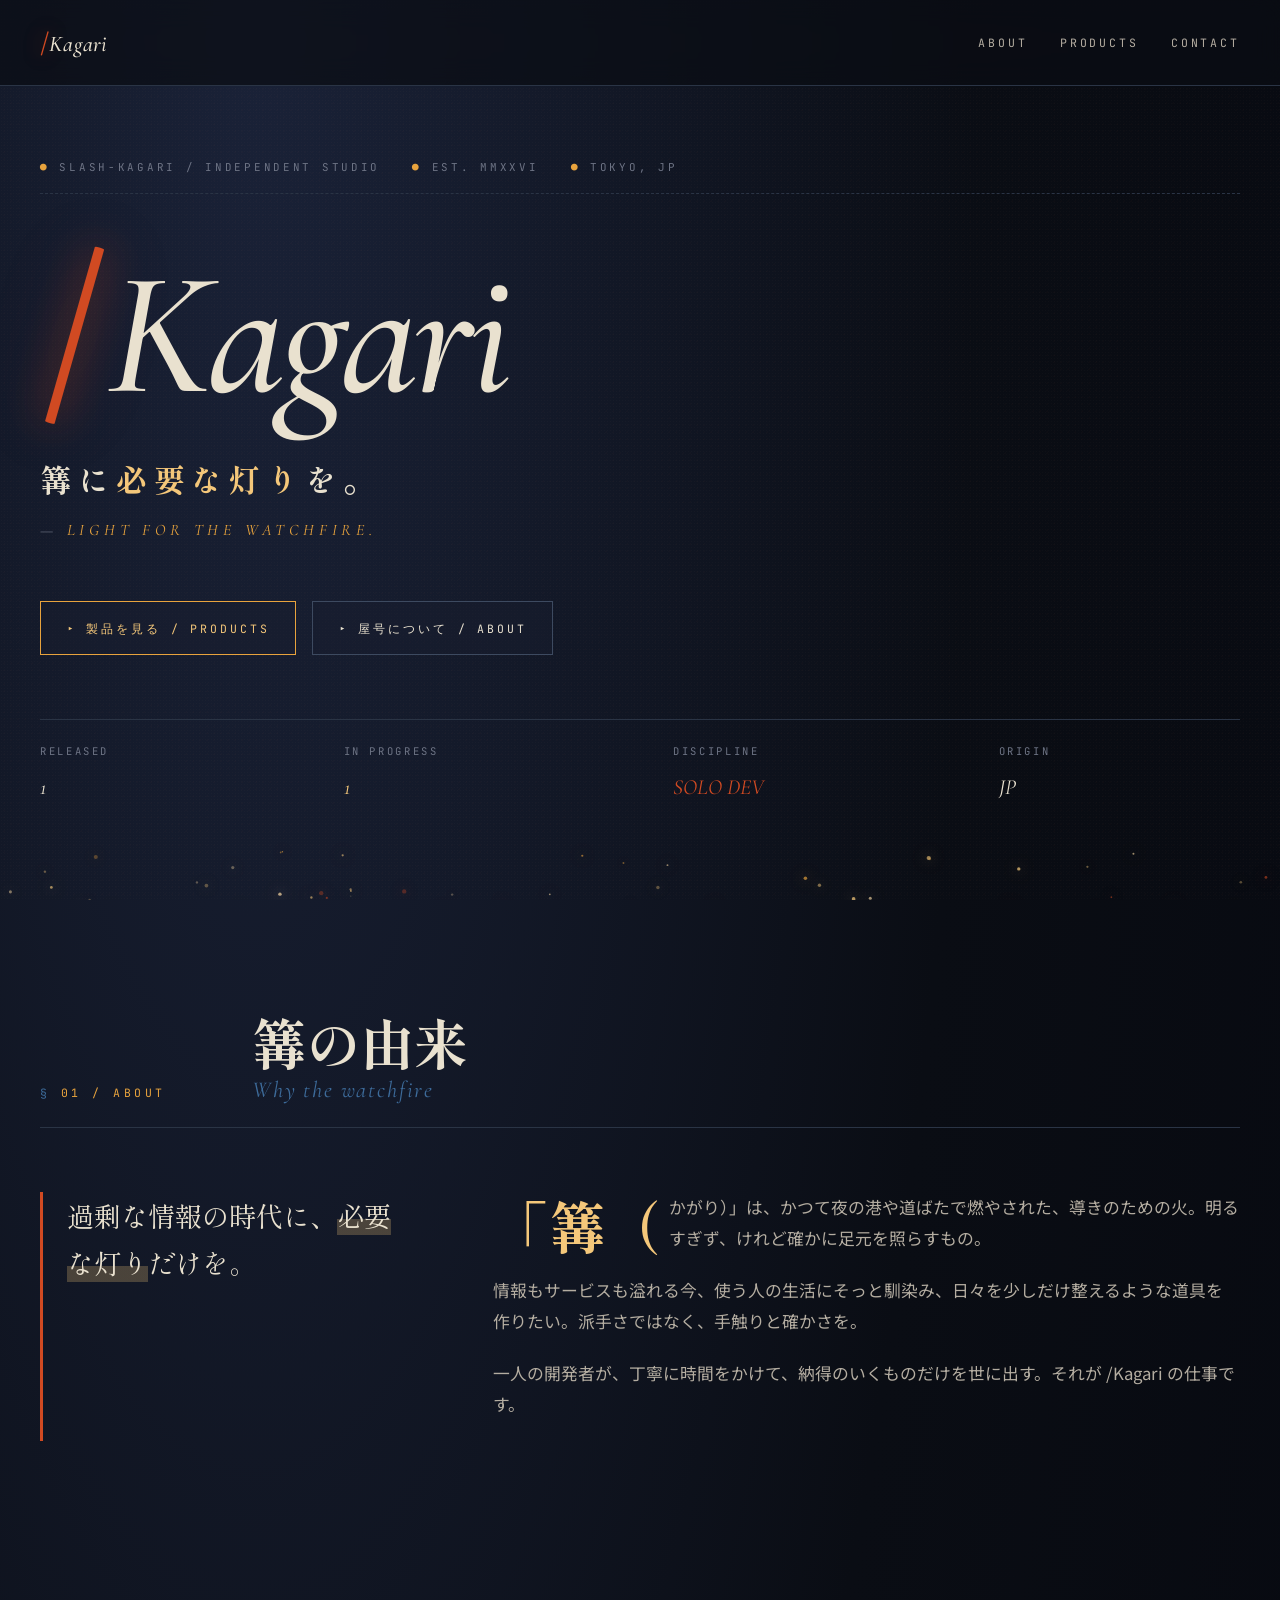
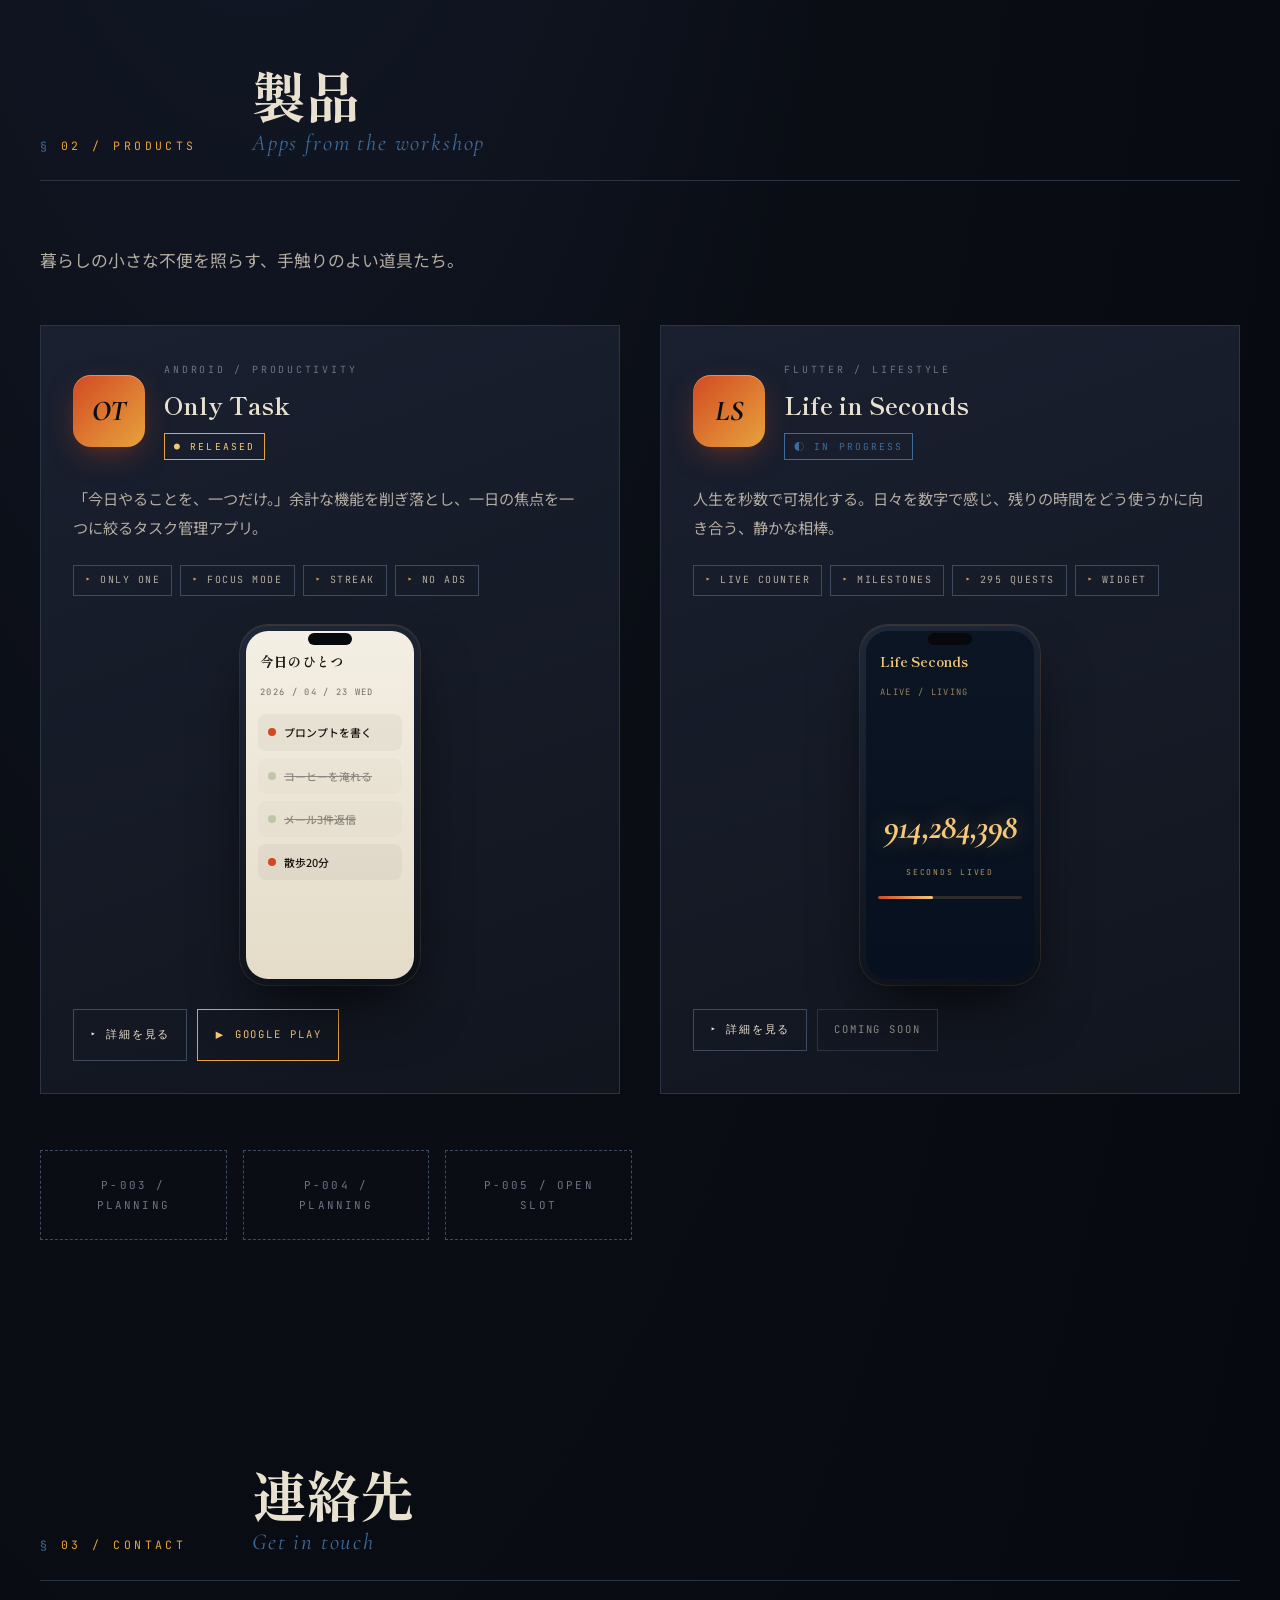
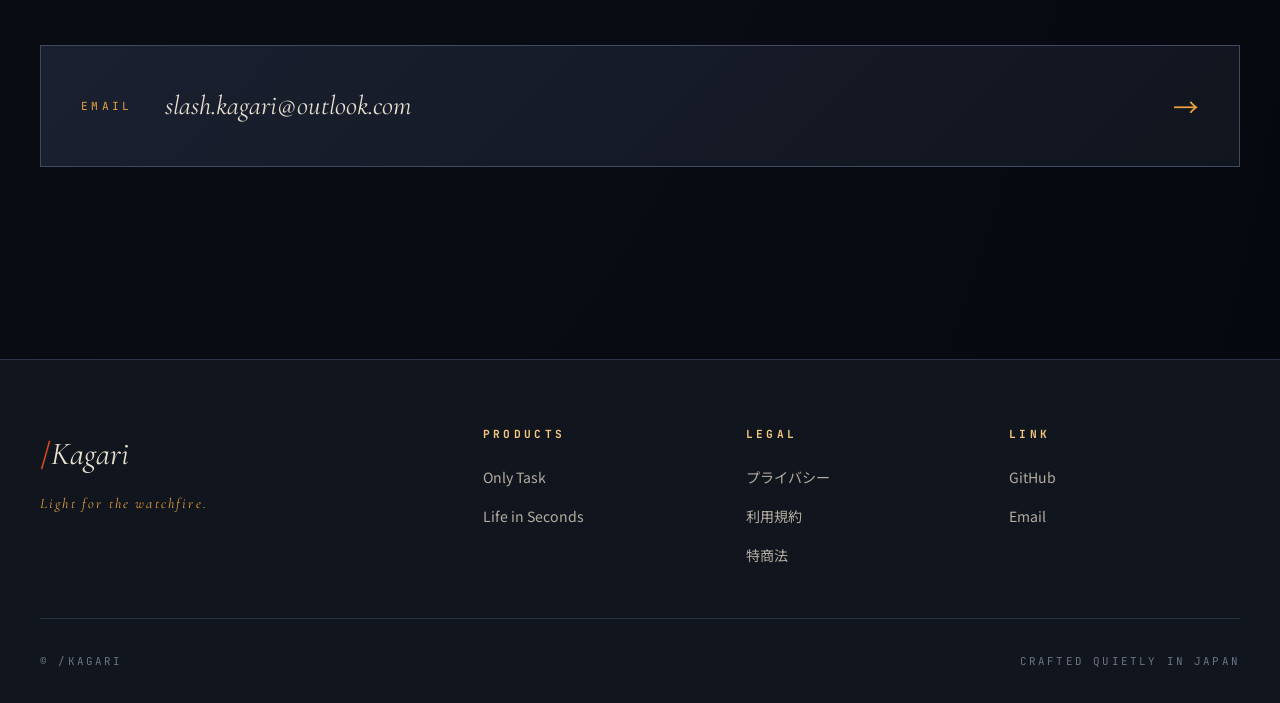
<file: index-v4.html>
<!--
  /Kagari — V4 (暗めトーン / 夜の工房 × 燠火)
  方向性: 深い墨紺のダーク。画面全体に燠火(ember)のパーティクルが漂い、
          アクセントに琥珀・朱。製品はスマホ実機モックアップで"アプリサイト"として見せる。
          ワクワク感は ① 静かに息づく火の粒 ② ヒーローでの文字の組み上がり演出
          ③ 製品カードのチルト(3D)ホバー で演出。
  役割: 比較用サンプル。採用するなら index.html に差し替え。
-->
<!DOCTYPE html>
<html lang="ja">
<head>
<meta charset="UTF-8" />
<meta name="viewport" content="width=device-width, initial-scale=1" />
<title>/Kagari — 篝に必要な灯りを。</title>
<meta name="description" content="個人開発者 /Kagari の公式サイト。必要な灯りだけを、丁寧に。" />
<link rel="preconnect" href="https://fonts.googleapis.com" />
<link rel="preconnect" href="https://fonts.gstatic.com" crossorigin />
<link href="https://fonts.googleapis.com/css2?family=Shippori+Mincho:wght@500;700;900&family=Noto+Sans+JP:wght@300;400;500;700&family=Cormorant+Garamond:ital,wght@0,400;0,600;1,400;1,600&family=JetBrains+Mono:wght@300;400;600&display=swap" rel="stylesheet" />
<style>
/* ===================== デザイントークン ===================== */
:root {
  --c-bg:      #0A0D14;   /* 墨紺(背景) */
  --c-bg-2:    #11151E;   /* 少し上の層 */
  --c-bg-3:    #1A2030;   /* カード */
  --c-line:    #2A3445;
  --c-line-2:  #3D4A60;
  --c-ink:     #E9E1CF;   /* 生成り */
  --c-ink-2:   #B4ADA1;
  --c-ink-3:   #6E7485;
  --c-amber:   #F4C77A;   /* 燠火(淡) */
  --c-amber-2: #E8A33D;   /* 燠火(中) */
  --c-shu:     #D14A22;   /* 朱 */
  --c-shu-deep:#8E2A10;
  --c-ai:      #3D6B9A;   /* 藍 */

  --f-mincho: "Shippori Mincho","Noto Serif JP",serif;
  --f-sans:   "Noto Sans JP",system-ui,sans-serif;
  --f-en:     "Cormorant Garamond","Times New Roman",serif;
  --f-mono:   "JetBrains Mono",ui-monospace,monospace;

  --e-out:    cubic-bezier(0.16, 1, 0.3, 1);
}

*,*::before,*::after{ box-sizing:border-box; margin:0; padding:0; }
html{ scroll-behavior:smooth; background:var(--c-bg); }
body{
  background: radial-gradient(ellipse at 20% 0%, #1A2238 0%, var(--c-bg) 50%, #06080F 100%);
  color: var(--c-ink);
  font-family: var(--f-sans);
  font-size: clamp(0.95rem, 0.88rem + 0.3vw, 1.05rem);
  line-height: 1.85;
  overflow-x: hidden;
  min-height: 100vh;
}
a{ color:inherit; text-decoration:none; }
ul{ list-style:none; }
img{ display:block; max-width:100%; }
button{ font:inherit; cursor:pointer; border:0; background:none; color:inherit; padding:0; }

/* 繊細なノイズ(紙っぽさ) */
body::before{
  content:""; position:fixed; inset:0;
  background-image:
    radial-gradient(rgba(244,199,122,0.025) 1px, transparent 1px),
    radial-gradient(rgba(209,74,34,0.02) 1px, transparent 1px);
  background-size: 3px 3px, 7px 7px;
  background-position: 0 0, 1px 2px;
  pointer-events: none;
  z-index: 1;
  mix-blend-mode: screen;
}

/* ===================== ナビ ===================== */
.nav{
  position:fixed; top:0; left:0; right:0;
  display:flex; justify-content:space-between; align-items:center;
  padding:1.1rem 2.5rem;
  z-index:100;
  background: rgba(10,13,20,0.72);
  backdrop-filter: blur(14px);
  border-bottom: 1px solid var(--c-line);
}
.nav__brand{ font-family:var(--f-en); font-size:1.4rem; letter-spacing:0.01em; }
.nav__brand .s{ color:var(--c-shu); font-weight:700; font-size:1.2em; text-shadow:0 0 18px rgba(209,74,34,0.55); }
.nav__brand .n{ font-style:italic; font-weight:500; }
.nav__menu{ display:flex; gap:2rem; font-family:var(--f-mono); font-size:0.72rem; letter-spacing:0.25em; text-transform:uppercase; color:var(--c-ink-2); }
.nav__menu a{ position:relative; transition:color 200ms; padding:0.3rem 0; }
.nav__menu a::after{ content:""; position:absolute; bottom:0; left:0; width:0; height:1px; background:var(--c-amber-2); transition:width 300ms var(--e-out); }
.nav__menu a:hover{ color:var(--c-amber); }
.nav__menu a:hover::after{ width:100%; }

/* ===================== 燠火キャンバス ===================== */
.ember-canvas{ position:fixed; inset:0; z-index:0; pointer-events:none; }

/* ===================== ヒーロー ===================== */
.hero{
  position:relative;
  min-height:100vh;
  padding:8rem 2.5rem 4rem;
  display:flex; flex-direction:column; justify-content:center;
  max-width:1440px; margin:0 auto;
  z-index:2;
}
.hero__meta{
  display:flex; gap:2rem; flex-wrap:wrap;
  font-family:var(--f-mono); font-size:0.68rem;
  letter-spacing:0.25em; color:var(--c-ink-3);
  text-transform:uppercase;
  margin-bottom:3rem;
  padding-bottom:1rem;
  border-bottom:1px dashed var(--c-line);
}
.hero__meta span::before{ content:"● "; color:var(--c-amber-2); }

/* タイトル — 文字が組み上がる演出 */
.hero__title{
  font-family:var(--f-en);
  font-size: clamp(5rem, 3rem + 10vw, 13rem);
  font-weight:500;
  line-height:0.88;
  letter-spacing:-0.03em;
  display:flex; align-items:baseline; gap:0.02em;
  margin-bottom:2.2rem;
  position:relative;
}
.hero__title .s{
  color:var(--c-shu);
  font-weight:700;
  font-size:1.12em;
  text-shadow: 0 0 40px rgba(209,74,34,0.6), 0 0 80px rgba(232,90,54,0.25);
  animation: breathe 3.2s ease-in-out infinite;
  display:inline-block;
}
@keyframes breathe{
  0%,100%{ text-shadow:0 0 40px rgba(209,74,34,0.55), 0 0 80px rgba(232,90,54,0.25); transform:translateY(0); }
  50%{ text-shadow:0 0 60px rgba(244,199,122,0.75), 0 0 110px rgba(209,74,34,0.45); transform:translateY(-2px); }
}
.hero__title .w{ display:inline-block; font-style:italic; color:var(--c-ink); }
.hero__title .w span{
  display:inline-block;
  opacity:0; transform:translateY(20px);
  animation: riseIn 700ms var(--e-out) forwards;
}
@keyframes riseIn{ to{ opacity:1; transform:translateY(0); } }

.hero__tag-ja{
  font-family:var(--f-mincho);
  font-size:clamp(1.4rem, 0.9rem + 1.3vw, 2.2rem);
  font-weight:700; letter-spacing:0.22em;
  margin-bottom:0.5rem;
}
.hero__tag-ja em{ font-style:normal; color:var(--c-amber); }
.hero__tag-en{
  font-family:var(--f-en); font-style:italic;
  font-size:1rem; letter-spacing:0.3em;
  color:var(--c-amber-2);
  text-transform:uppercase;
  margin-bottom:3.5rem;
}
.hero__tag-en::before{ content:"— "; color:var(--c-ink-3); }

.hero__cta{ display:flex; gap:1rem; flex-wrap:wrap; }
.btn{
  display:inline-flex; align-items:center; gap:0.7rem;
  padding:0.95rem 1.6rem;
  border:1px solid var(--c-line-2);
  font-family:var(--f-mono);
  font-size:0.72rem; letter-spacing:0.25em; text-transform:uppercase;
  transition: all 300ms var(--e-out);
  position:relative; overflow:hidden;
  background:rgba(26,32,48,0.4);
}
.btn::before{
  content:""; position:absolute; inset:0;
  background: linear-gradient(135deg, var(--c-shu) 0%, var(--c-amber-2) 100%);
  transform: translateX(-101%);
  transition: transform 400ms var(--e-out);
  z-index:-1;
}
.btn:hover::before{ transform:translateX(0); }
.btn:hover{ border-color:var(--c-amber-2); color:#0A0D14; }
.btn--primary{ color:var(--c-amber); border-color:var(--c-amber-2); }

/* 下部ステータス */
.hero__status{
  display:grid; grid-template-columns:repeat(4, auto);
  gap:2.8rem;
  margin-top:4rem;
  padding-top:1.4rem;
  border-top:1px solid var(--c-line);
  font-family:var(--f-mono);
  font-size:0.66rem; letter-spacing:0.25em;
  color:var(--c-ink-3); text-transform:uppercase;
}
.hero__status b{
  display:block; margin-top:0.35rem;
  font-family:var(--f-en); font-weight:400; font-style:italic;
  font-size:1.35rem; letter-spacing:0;
  color:var(--c-ink);
}
.hero__status span:nth-child(2) b{ color:var(--c-amber); }
.hero__status span:nth-child(3) b{ color:var(--c-shu); }
@media (max-width:620px){ .hero__status{ grid-template-columns:repeat(2,1fr); gap:1.3rem; } }

/* ===================== 共通セクション ===================== */
section:not(.hero){
  padding:7rem 2.5rem;
  max-width:1320px;
  margin:0 auto;
  position:relative;
  z-index:2;
}
.sec-head{
  display:grid; grid-template-columns:180px 1fr;
  gap:2rem; align-items:end;
  margin-bottom:4rem;
  border-bottom:1px solid var(--c-line);
  padding-bottom:1.5rem;
}
.sec-num{
  font-family:var(--f-mono); font-size:0.72rem;
  letter-spacing:0.3em; color:var(--c-amber-2);
  text-transform:uppercase;
}
.sec-num::before{ content:"§ "; color:var(--c-ai); }
.sec-title{
  font-family:var(--f-mincho);
  font-size:clamp(2rem, 1.2rem + 3vw, 3.4rem);
  font-weight:700; line-height:1.1;
  display:flex; flex-direction:column; gap:0.4rem;
}
.sec-title .en{
  font-family:var(--f-en); font-style:italic; font-weight:400;
  font-size:0.42em; color:var(--c-ai);
  letter-spacing:0.08em;
}
@media (max-width:720px){ .sec-head{ grid-template-columns:1fr; gap:0.8rem; } }

/* ===================== ABOUT ===================== */
.about{ display:grid; grid-template-columns:1fr 2fr; gap:5rem; }
.about__lead{
  font-family:var(--f-mincho);
  font-size:clamp(1.3rem,0.9rem + 1vw,1.8rem);
  line-height:1.7;
  border-left:3px solid var(--c-shu);
  padding-left:1.5rem;
}
.about__lead em{
  font-style:normal;
  background: linear-gradient(transparent 60%, rgba(244,199,122,0.25) 60%);
}
.about__body p{ margin-bottom:1.3rem; color:var(--c-ink-2); }
.about__body p:first-child::first-letter{
  font-family:var(--f-mincho); font-size:3.5rem;
  float:left; line-height:1; padding:0.3rem 0.5rem 0 0;
  color:var(--c-amber); font-weight:900;
}
@media (max-width:860px){ .about{ grid-template-columns:1fr; gap:2.5rem; } }

/* ===================== PRODUCTS (アプリサイトっぽく) ===================== */
.products-intro{ color:var(--c-ink-2); max-width:62ch; margin-bottom:3rem; }
.products{ display:grid; grid-template-columns:1fr 1fr; gap:2.5rem; }
@media (max-width:900px){ .products{ grid-template-columns:1fr; } }

.app-card{
  position:relative;
  background: linear-gradient(160deg, var(--c-bg-3) 0%, var(--c-bg-2) 100%);
  border:1px solid var(--c-line);
  padding:2.2rem 2rem 2rem;
  overflow:hidden;
  transition: transform 400ms var(--e-out), box-shadow 400ms var(--e-out), border-color 300ms;
  transform-style:preserve-3d;
  will-change:transform;
}
.app-card::before{
  content:""; position:absolute; inset:-1px;
  background: linear-gradient(135deg, transparent 30%, rgba(244,199,122,0.25) 50%, transparent 70%);
  opacity:0; transition:opacity 500ms;
  pointer-events:none;
}
.app-card:hover{ border-color:var(--c-amber-2); box-shadow: 0 30px 60px -20px rgba(209,74,34,0.35), 0 0 0 1px rgba(244,199,122,0.2); }
.app-card:hover::before{ opacity:1; }

.app-card__head{ display:flex; gap:1.2rem; align-items:center; margin-bottom:1.5rem; }
.app-card__icon{
  width:72px; height:72px; flex:none;
  display:grid; place-items:center;
  border-radius:18px;
  background: linear-gradient(135deg, var(--c-shu) 0%, var(--c-amber-2) 100%);
  font-family:var(--f-en); font-style:italic; font-weight:700; font-size:1.8rem;
  color:#0A0D14;
  box-shadow: 0 10px 30px -8px rgba(209,74,34,0.5), inset 0 1px 0 rgba(255,255,255,0.3);
}
.app-card__meta{ flex:1; min-width:0; }
.app-card__cat{
  font-family:var(--f-mono); font-size:0.62rem;
  letter-spacing:0.28em; color:var(--c-ink-3);
  text-transform:uppercase;
}
.app-card__name{
  font-family:var(--f-mincho); font-size:1.5rem; font-weight:700;
  color:var(--c-ink); margin-top:0.2rem;
}
.app-card__status{
  display:inline-flex; align-items:center; gap:0.4rem;
  font-family:var(--f-mono); font-size:0.6rem;
  letter-spacing:0.22em; text-transform:uppercase;
  padding:0.25rem 0.55rem;
  border:1px solid var(--c-amber-2); color:var(--c-amber);
  margin-top:0.35rem;
}
.app-card[data-status="developing"] .app-card__status{ border-color:var(--c-ai); color:var(--c-ai); }

.app-card__desc{ color:var(--c-ink-2); margin-bottom:1.5rem; font-size:0.95rem; }

.app-card__features{
  display:flex; flex-wrap:wrap; gap:0.5rem;
  margin-bottom:1.8rem;
}
.app-card__features li{
  font-family:var(--f-mono); font-size:0.62rem;
  letter-spacing:0.15em; text-transform:uppercase;
  padding:0.35rem 0.7rem;
  border:1px solid var(--c-line-2);
  color:var(--c-ink-2);
}
.app-card__features li::before{ content:"▸ "; color:var(--c-amber-2); }

/* スマホモックアップ */
.phone{
  position:relative;
  width:180px; height:360px; margin:0.5rem auto 1.5rem;
  border-radius:28px;
  background: linear-gradient(160deg, #1F2838 0%, #0C1018 100%);
  padding:6px;
  box-shadow: 0 30px 60px -15px rgba(0,0,0,0.7), inset 0 1px 0 rgba(255,255,255,0.08), 0 0 0 1px rgba(244,199,122,0.15);
  transition: transform 500ms var(--e-out);
}
.app-card:hover .phone{ transform: translateY(-6px) rotate(-2deg); }
.phone__notch{
  position:absolute; top:8px; left:50%;
  transform:translateX(-50%);
  width:44px; height:12px; border-radius:7px;
  background:#06080C;
  z-index:3;
}
.phone__screen{
  width:100%; height:100%;
  border-radius:22px;
  overflow:hidden;
  position:relative;
  display:flex; flex-direction:column;
}
.phone__screen--ot{ background: linear-gradient(180deg, #F4EFE4 0%, #E4DCC8 100%); color:#1A1510; }
.phone__screen--ls{ background: linear-gradient(180deg, #0C1524 0%, #06101E 100%); color:#F4C77A; }

.phone__hdr{ padding:18px 14px 10px; font-family:var(--f-mincho); font-weight:700; font-size:0.85rem; }
.phone__screen--ot .phone__hdr{ color:#1A1510; }
.phone__screen--ls .phone__hdr{ color:var(--c-amber); }
.phone__sub{ padding:0 14px; font-family:var(--f-mono); font-size:0.55rem; letter-spacing:0.15em; opacity:0.6; margin-bottom:14px; }
.phone__list{ padding:0 12px; display:flex; flex-direction:column; gap:7px; }
.phone__row{
  display:flex; align-items:center; gap:8px;
  padding:8px 10px;
  background: rgba(0,0,0,0.04);
  border-radius:8px;
  font-size:0.68rem; font-weight:500;
}
.phone__screen--ls .phone__row{ background: rgba(244,199,122,0.06); color:#E9E1CF; }
.phone__row .dot{
  width:8px; height:8px; border-radius:50%;
  background: var(--c-shu); flex:none;
}
.phone__row.done{ opacity:0.45; text-decoration:line-through; }
.phone__row.done .dot{ background: #8AA070; }

.phone__seconds{
  flex:1; display:flex; flex-direction:column;
  align-items:center; justify-content:center;
  gap:6px; padding:0 12px;
}
.phone__seconds-num{
  font-family:var(--f-en); font-style:italic; font-weight:700;
  font-size:2.2rem; color:var(--c-amber);
  letter-spacing:-0.02em;
  text-shadow: 0 0 24px rgba(244,199,122,0.4);
}
.phone__seconds-lbl{ font-family:var(--f-mono); font-size:0.5rem; letter-spacing:0.22em; opacity:0.7; text-transform:uppercase; }
.phone__bar{ width:100%; height:3px; background: rgba(244,199,122,0.15); border-radius:2px; overflow:hidden; margin-top:10px; }
.phone__bar::after{
  content:""; display:block; height:100%; width:38%;
  background: linear-gradient(90deg, var(--c-shu), var(--c-amber));
  border-radius:2px;
}

/* CTA行(Google Play / 詳細) */
.app-card__cta{ display:flex; gap:0.6rem; flex-wrap:wrap; margin-top:0.5rem; }
.badge{
  display:inline-flex; align-items:center; gap:0.55rem;
  padding:0.65rem 1rem;
  border:1px solid var(--c-line-2);
  font-family:var(--f-mono); font-size:0.66rem;
  letter-spacing:0.18em; text-transform:uppercase;
  transition: all 250ms;
}
.badge:hover{ border-color:var(--c-amber-2); color:var(--c-amber); background: rgba(244,199,122,0.06); }
.badge--play{ border-color:var(--c-amber-2); color:var(--c-amber); }
.badge .ico{ font-family:var(--f-en); font-style:italic; font-size:1rem; }

/* 今後の製品(placeholder) */
.coming{
  grid-column:1 / -1;
  display:grid; grid-template-columns:repeat(auto-fill, minmax(160px, 1fr));
  gap:1rem;
  margin-top:1rem;
}
.coming__cell{
  border:1px dashed var(--c-line-2);
  padding:1.5rem;
  text-align:center;
  font-family:var(--f-mono); font-size:0.68rem;
  letter-spacing:0.2em; color:var(--c-ink-3);
  text-transform:uppercase;
  transition:all 300ms;
}
.coming__cell:hover{ border-color:var(--c-amber-2); color:var(--c-amber); }

/* ===================== CONTACT ===================== */
.contact{
  display:grid; grid-template-columns:auto 1fr auto;
  gap:2rem; align-items:center;
  padding:2.2rem 2.5rem;
  background: linear-gradient(135deg, var(--c-bg-3), var(--c-bg-2));
  border:1px solid var(--c-line-2);
  transition: all 400ms var(--e-out);
  position:relative; overflow:hidden;
}
.contact::before{
  content:""; position:absolute; inset:0;
  background: linear-gradient(135deg, var(--c-shu), var(--c-amber-2));
  transform:translateX(-100%);
  transition: transform 500ms var(--e-out);
}
.contact > *{ position:relative; z-index:1; }
.contact:hover::before{ transform:translateX(0); }
.contact:hover{ color:#0A0D14; border-color:var(--c-amber); }
.contact__lbl{ font-family:var(--f-mono); font-size:0.7rem; letter-spacing:0.3em; color:var(--c-amber-2); transition:color 300ms; }
.contact:hover .contact__lbl{ color:#0A0D14; }
.contact__addr{ font-family:var(--f-en); font-style:italic; font-size:clamp(1.2rem,0.9rem + 1vw,1.8rem); }
.contact__arrow{ font-size:1.6rem; color:var(--c-amber-2); transition: all 300ms; }
.contact:hover .contact__arrow{ color:#0A0D14; transform:translateX(8px); }
@media (max-width:620px){ .contact{ grid-template-columns:1fr; text-align:left; } }

/* ===================== フッター ===================== */
.footer{
  margin-top:5rem; padding:4rem 2.5rem 2rem;
  border-top:1px solid var(--c-line);
  background: var(--c-bg-2);
  position:relative; z-index:2;
}
.footer__top{
  max-width:1320px; margin:0 auto;
  display:grid; grid-template-columns:1fr 2fr; gap:4rem;
  padding-bottom:3rem;
}
.footer__brand{ font-family:var(--f-en); font-size:2rem; }
.footer__brand .s{ color:var(--c-shu); font-weight:700; }
.footer__brand .n{ font-style:italic; }
.footer__tag{ margin-top:0.5rem; font-family:var(--f-en); font-style:italic; font-size:0.9rem; color:var(--c-amber-2); letter-spacing:0.15em; }
.footer__nav{ display:grid; grid-template-columns:repeat(3, 1fr); gap:2rem; }
.footer__nav h4{ font-family:var(--f-mono); font-size:0.7rem; letter-spacing:0.3em; color:var(--c-amber); text-transform:uppercase; margin-bottom:1rem; }
.footer__nav ul{ display:flex; flex-direction:column; gap:0.5rem; }
.footer__nav a{ color:var(--c-ink-2); font-size:0.88rem; transition:color 200ms; }
.footer__nav a:hover{ color:var(--c-amber); }
.footer__bottom{
  max-width:1320px; margin:0 auto;
  padding-top:2rem;
  border-top:1px solid var(--c-line);
  display:flex; justify-content:space-between;
  font-family:var(--f-mono); font-size:0.68rem;
  letter-spacing:0.2em; color:var(--c-ink-3);
  text-transform:uppercase;
}
@media (max-width:760px){
  .footer__top{ grid-template-columns:1fr; }
  .footer__nav{ grid-template-columns:repeat(2,1fr); }
}

/* リデュースモーション */
@media (prefers-reduced-motion: reduce){
  *,*::before,*::after{ animation-duration:0.01ms !important; transition-duration:0.01ms !important; }
}
</style>
</head>
<body>

<!-- 燠火パーティクル(背景) -->
<canvas class="ember-canvas" id="emberCanvas" aria-hidden="true"></canvas>

<nav class="nav">
  <a href="#" class="nav__brand"><span class="s">/</span><span class="n">Kagari</span></a>
  <ul class="nav__menu">
    <li><a href="#about">About</a></li>
    <li><a href="#products">Products</a></li>
    <li><a href="#contact">Contact</a></li>
  </ul>
</nav>

<!-- ===================== ヒーロー ===================== -->
<section class="hero">
  <div class="hero__meta">
    <span>Slash-Kagari / independent studio</span>
    <span>Est. MMXXVI</span>
    <span>Tokyo, JP</span>
  </div>

  <h1 class="hero__title">
    <span class="s">/</span><span class="w" id="kagariWord"></span>
  </h1>
  <p class="hero__tag-ja">篝に<em>必要な灯り</em>を。</p>
  <p class="hero__tag-en">Light for the watchfire.</p>

  <div class="hero__cta">
    <a href="#products" class="btn btn--primary">▸ 製品を見る / PRODUCTS</a>
    <a href="#about" class="btn">▸ 屋号について / ABOUT</a>
  </div>

  <div class="hero__status">
    <span>Released<b>1</b></span>
    <span>In Progress<b>1</b></span>
    <span>Discipline<b>Solo Dev</b></span>
    <span>Origin<b>JP</b></span>
  </div>
</section>

<!-- ===================== ABOUT ===================== -->
<section id="about">
  <div class="sec-head">
    <div class="sec-num">01 / About</div>
    <h2 class="sec-title"><span>篝の由来</span><span class="en">Why the watchfire</span></h2>
  </div>
  <div class="about">
    <div class="about__lead"><p>過剰な情報の時代に、<em>必要な灯り</em>だけを。</p></div>
    <div class="about__body">
      <p>「篝（かがり）」は、かつて夜の港や道ばたで燃やされた、導きのための火。明るすぎず、けれど確かに足元を照らすもの。</p>
      <p>情報もサービスも溢れる今、使う人の生活にそっと馴染み、日々を少しだけ整えるような道具を作りたい。派手さではなく、手触りと確かさを。</p>
      <p>一人の開発者が、丁寧に時間をかけて、納得のいくものだけを世に出す。それが /Kagari の仕事です。</p>
    </div>
  </div>
</section>

<!-- ===================== PRODUCTS (アプリ) ===================== -->
<section id="products">
  <div class="sec-head">
    <div class="sec-num">02 / Products</div>
    <h2 class="sec-title"><span>製品</span><span class="en">Apps from the workshop</span></h2>
  </div>
  <p class="products-intro">暮らしの小さな不便を照らす、手触りのよい道具たち。</p>

  <div class="products">
    <!-- Only Task -->
    <article class="app-card" data-status="released" data-tilt>
      <div class="app-card__head">
        <div class="app-card__icon">OT</div>
        <div class="app-card__meta">
          <div class="app-card__cat">Android / Productivity</div>
          <div class="app-card__name">Only Task</div>
          <span class="app-card__status">● Released</span>
        </div>
      </div>
      <p class="app-card__desc">「今日やることを、一つだけ。」余計な機能を削ぎ落とし、一日の焦点を一つに絞るタスク管理アプリ。</p>
      <ul class="app-card__features">
        <li>Only One</li><li>Focus Mode</li><li>Streak</li><li>No Ads</li>
      </ul>
      <div class="phone" aria-hidden="true">
        <div class="phone__notch"></div>
        <div class="phone__screen phone__screen--ot">
          <div class="phone__hdr">今日のひとつ</div>
          <div class="phone__sub">2026 / 04 / 23  WED</div>
          <div class="phone__list">
            <div class="phone__row"><span class="dot"></span>プロンプトを書く</div>
            <div class="phone__row done"><span class="dot"></span>コーヒーを淹れる</div>
            <div class="phone__row done"><span class="dot"></span>メール3件返信</div>
            <div class="phone__row"><span class="dot"></span>散歩20分</div>
          </div>
        </div>
      </div>
      <div class="app-card__cta">
        <a href="products/only-task.html" class="badge">▸ 詳細を見る</a>
        <a href="#" class="badge badge--play"><span class="ico">▶</span>Google Play</a>
      </div>
    </article>

    <!-- Life in Seconds -->
    <article class="app-card" data-status="developing" data-tilt>
      <div class="app-card__head">
        <div class="app-card__icon">LS</div>
        <div class="app-card__meta">
          <div class="app-card__cat">Flutter / Lifestyle</div>
          <div class="app-card__name">Life in Seconds</div>
          <span class="app-card__status">◐ In Progress</span>
        </div>
      </div>
      <p class="app-card__desc">人生を秒数で可視化する。日々を数字で感じ、残りの時間をどう使うかに向き合う、静かな相棒。</p>
      <ul class="app-card__features">
        <li>Live Counter</li><li>Milestones</li><li>295 Quests</li><li>Widget</li>
      </ul>
      <div class="phone" aria-hidden="true">
        <div class="phone__notch"></div>
        <div class="phone__screen phone__screen--ls">
          <div class="phone__hdr">Life Seconds</div>
          <div class="phone__sub">ALIVE / LIVING</div>
          <div class="phone__seconds">
            <div class="phone__seconds-num" id="secCounter">914,284,392</div>
            <div class="phone__seconds-lbl">seconds lived</div>
            <div class="phone__bar"></div>
          </div>
        </div>
      </div>
      <div class="app-card__cta">
        <a href="products/life-in-seconds.html" class="badge">▸ 詳細を見る</a>
        <span class="badge" style="opacity:0.55;">Coming Soon</span>
      </div>
    </article>

    <!-- coming -->
    <div class="coming">
      <div class="coming__cell">P-003 / Planning</div>
      <div class="coming__cell">P-004 / Planning</div>
      <div class="coming__cell">P-005 / Open Slot</div>
    </div>
  </div>
</section>

<!-- ===================== CONTACT ===================== -->
<section id="contact">
  <div class="sec-head">
    <div class="sec-num">03 / Contact</div>
    <h2 class="sec-title"><span>連絡先</span><span class="en">Get in touch</span></h2>
  </div>
  <a class="contact" href="mailto:slash.kagari@outlook.com">
    <span class="contact__lbl">EMAIL</span>
    <span class="contact__addr">slash.kagari@outlook.com</span>
    <span class="contact__arrow">→</span>
  </a>
</section>

<footer class="footer">
  <div class="footer__top">
    <div>
      <div class="footer__brand"><span class="s">/</span><span class="n">Kagari</span></div>
      <p class="footer__tag">Light for the watchfire.</p>
    </div>
    <nav class="footer__nav">
      <div><h4>Products</h4><ul><li><a href="products/only-task.html">Only Task</a></li><li><a href="products/life-in-seconds.html">Life in Seconds</a></li></ul></div>
      <div><h4>Legal</h4><ul><li><a href="legal/only-task-privacy.html">プライバシー</a></li><li><a href="legal/only-task-terms.html">利用規約</a></li><li><a href="legal/only-task-tokushoho.html">特商法</a></li></ul></div>
      <div><h4>Link</h4><ul><li><a href="https://github.com/Slash-Kagari" target="_blank" rel="noopener">GitHub</a></li><li><a href="mailto:slash.kagari@outlook.com">Email</a></li></ul></div>
    </nav>
  </div>
  <div class="footer__bottom">
    <span>© /Kagari</span>
    <span>Crafted quietly in Japan</span>
  </div>
</footer>

<script>
(function(){
  'use strict';
  const reduced = matchMedia('(prefers-reduced-motion: reduce)').matches;

  // ========== 1) ヒーローの "Kagari" を1文字ずつ立ち上げる ==========
  const word = document.getElementById('kagariWord');
  if (word){
    const letters = 'Kagari'.split('');
    word.innerHTML = letters.map((ch,i)=>`<span style="animation-delay:${120 + i*90}ms">${ch}</span>`).join('');
  }

  // ========== 2) 燠火(ember)パーティクル ==========
  const cv = document.getElementById('emberCanvas');
  if (cv && !reduced){
    const ctx = cv.getContext('2d');
    let W, H, embers = [];
    function resize(){
      W = cv.width = window.innerWidth * devicePixelRatio;
      H = cv.height = window.innerHeight * devicePixelRatio;
      cv.style.width = window.innerWidth + 'px';
      cv.style.height = window.innerHeight + 'px';
    }
    resize();
    window.addEventListener('resize', resize);

    const COLORS = ['#F4C77A','#E8A33D','#D14A22','#F4C77A','#FFDDA6'];
    function spawn(){
      embers.push({
        x: Math.random() * W,
        y: H + Math.random() * 40,
        vx: (Math.random() - 0.5) * 0.3 * devicePixelRatio,
        vy: -(0.2 + Math.random() * 0.7) * devicePixelRatio,
        r: (0.6 + Math.random() * 1.6) * devicePixelRatio,
        life: 0,
        maxLife: 280 + Math.random() * 200,
        color: COLORS[(Math.random() * COLORS.length) | 0],
        phase: Math.random() * Math.PI * 2,
      });
    }

    function loop(){
      ctx.clearRect(0,0,W,H);
      if (embers.length < 70 && Math.random() < 0.7) spawn();

      for (let i = embers.length - 1; i >= 0; i--){
        const e = embers[i];
        e.life++;
        e.x += e.vx + Math.sin(e.life * 0.04 + e.phase) * 0.25 * devicePixelRatio;
        e.y += e.vy;
        const alpha = Math.max(0, 1 - e.life / e.maxLife) * 0.8;
        const glow = alpha * (0.7 + Math.sin(e.life * 0.15 + e.phase) * 0.3);

        ctx.beginPath();
        ctx.fillStyle = e.color;
        ctx.globalAlpha = glow;
        ctx.shadowColor = e.color;
        ctx.shadowBlur = 14 * devicePixelRatio;
        ctx.arc(e.x, e.y, e.r, 0, Math.PI * 2);
        ctx.fill();

        if (e.life > e.maxLife || e.y < -20) embers.splice(i,1);
      }
      ctx.globalAlpha = 1;
      ctx.shadowBlur = 0;
      requestAnimationFrame(loop);
    }
    loop();
  }

  // ========== 3) アプリカードのチルト(3D) ==========
  document.querySelectorAll('[data-tilt]').forEach(card => {
    if (reduced) return;
    card.addEventListener('mousemove', (e) => {
      const r = card.getBoundingClientRect();
      const px = (e.clientX - r.left) / r.width - 0.5;
      const py = (e.clientY - r.top)  / r.height - 0.5;
      card.style.transform = `perspective(900px) rotateX(${py * -4}deg) rotateY(${px * 5}deg) translateY(-4px)`;
    });
    card.addEventListener('mouseleave', () => { card.style.transform = ''; });
  });

  // ========== 4) Life in Seconds のカウンターを動かす ==========
  const sec = document.getElementById('secCounter');
  if (sec && !reduced){
    let n = 914284392;
    setInterval(() => {
      n++;
      sec.textContent = n.toLocaleString('en-US');
    }, 1000);
  }
})();
</script>
</body>
</html>
</file>
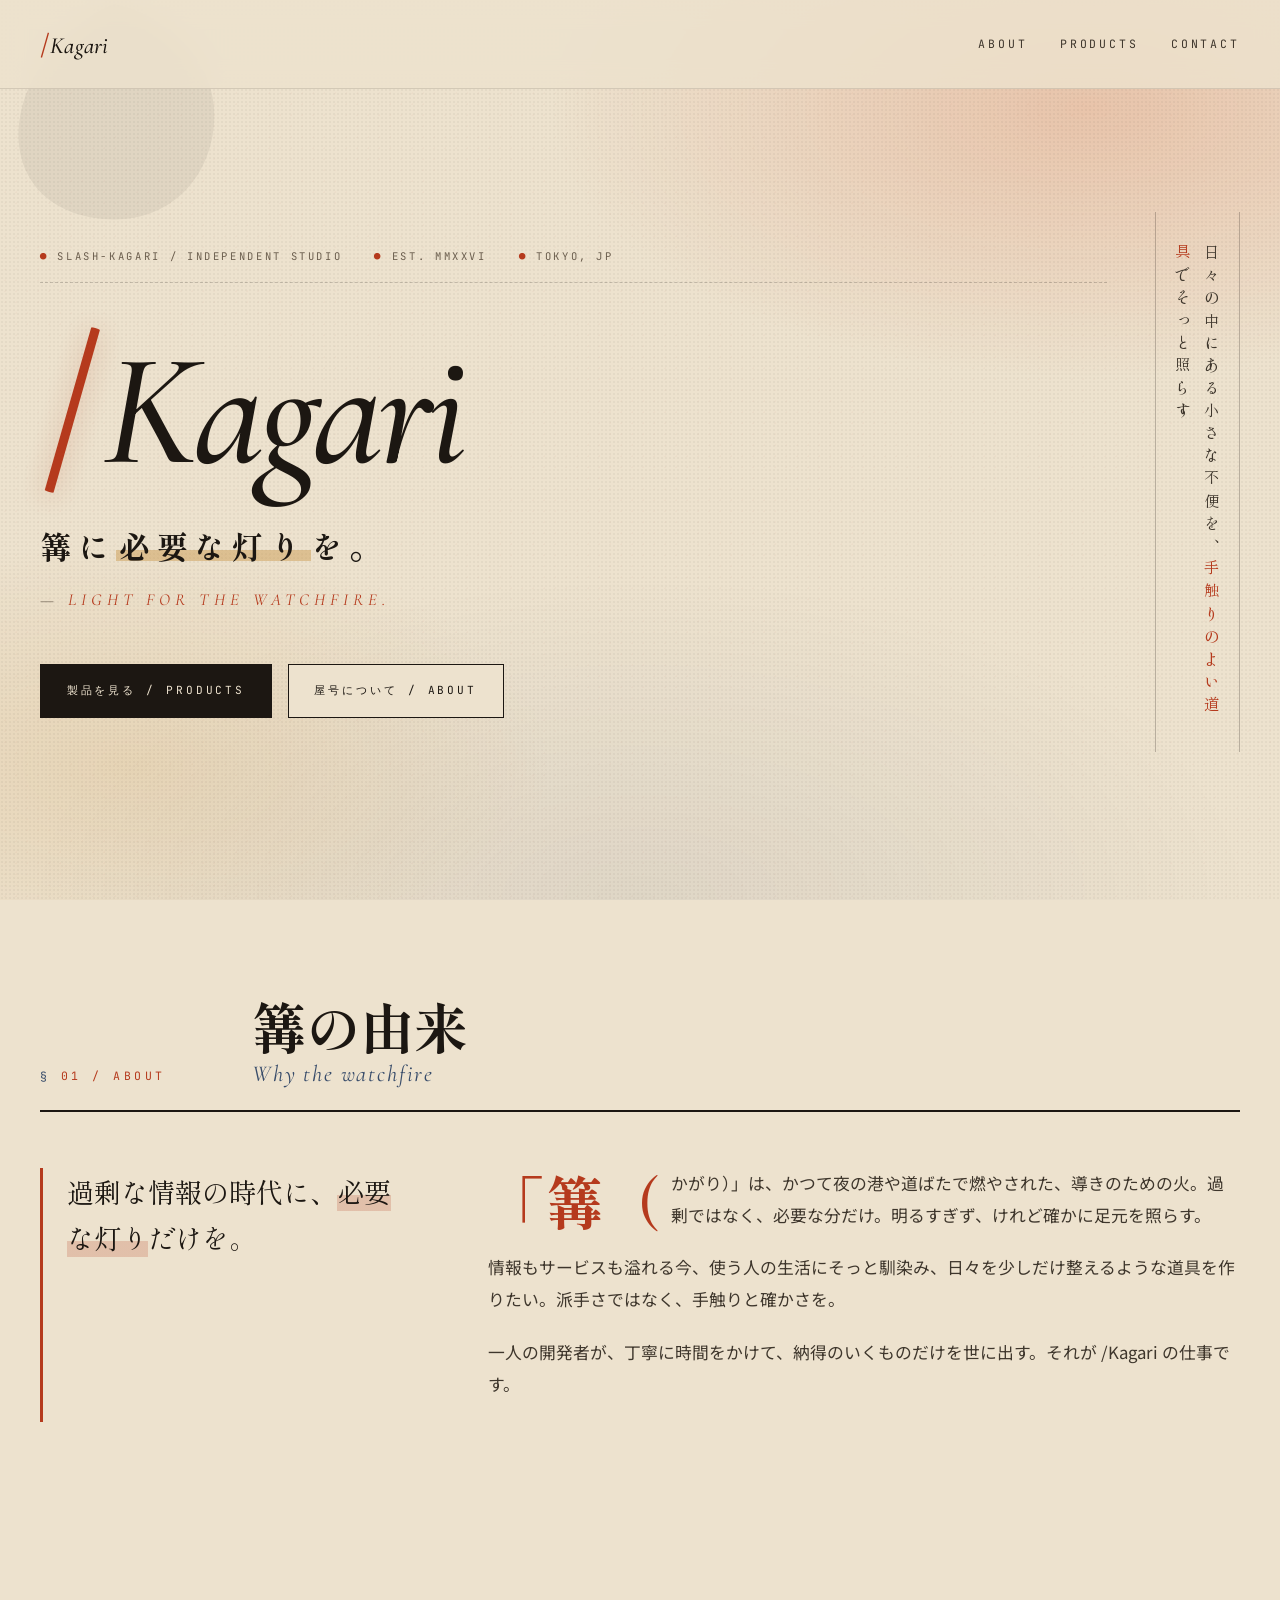
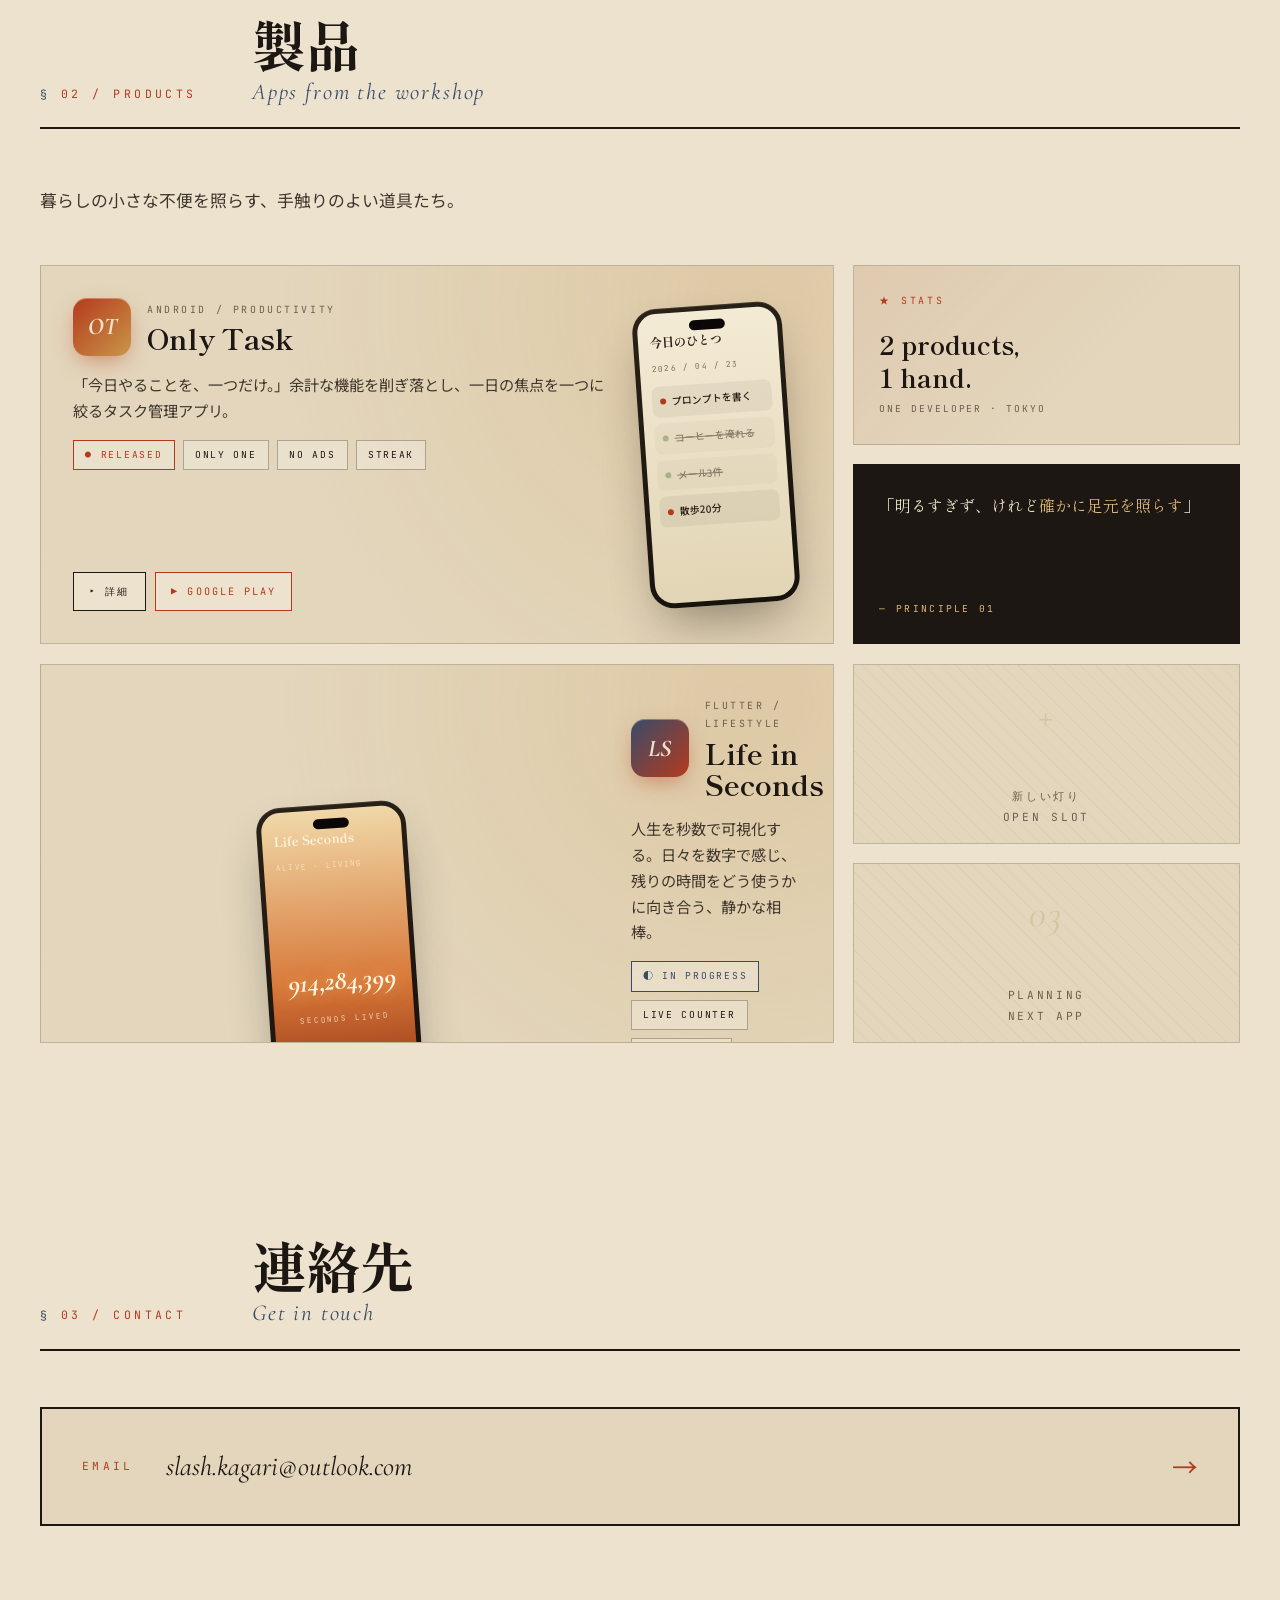
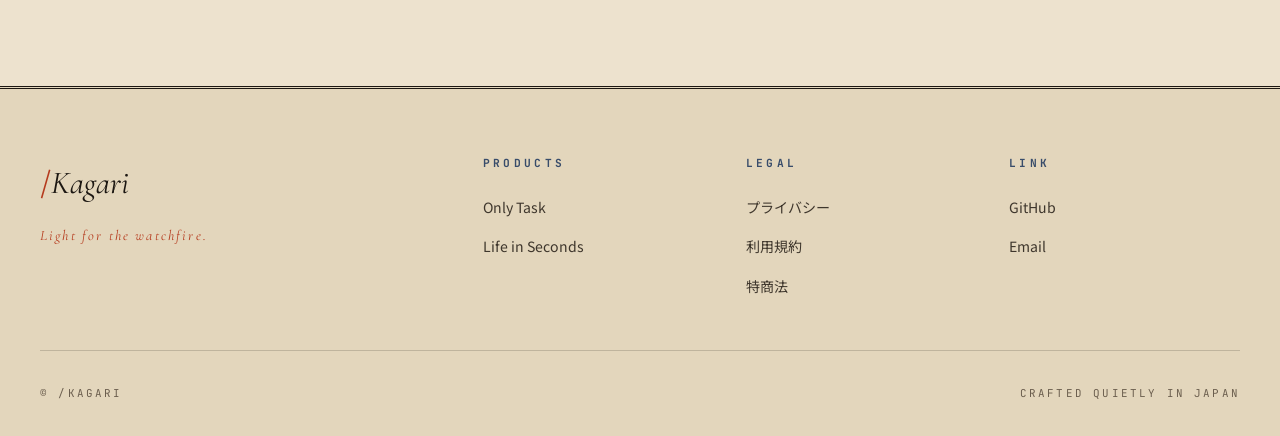
<file: index-v5.html>
<!--
  /Kagari — V5 (中間トーン / 夕暮れの工房 × エディトリアル・ベント)
  方向性: 和紙ベージュを主、炭墨を従、アクセントに夕日の朱と淡い金。
          マガジン風のアシンメトリーなベントグリッド。縦書きの日本語を装飾に。
          ワクワク感は ① 墨の滲みで浮かぶ見出し ② 大小を混ぜたベントタイル
          ③ 夕焼けグラデの背景光(ゆっくり流れる)。
  役割: 比較用サンプル。採用するなら index.html に差し替え。
-->
<!DOCTYPE html>
<html lang="ja">
<head>
<meta charset="UTF-8" />
<meta name="viewport" content="width=device-width, initial-scale=1" />
<title>/Kagari — 篝に必要な灯りを。</title>
<meta name="description" content="個人開発者 /Kagari の公式サイト。必要な灯りだけを、丁寧に。" />
<link rel="preconnect" href="https://fonts.googleapis.com" />
<link rel="preconnect" href="https://fonts.gstatic.com" crossorigin />
<link href="https://fonts.googleapis.com/css2?family=Shippori+Mincho:wght@500;700;900&family=Noto+Sans+JP:wght@300;400;500;700&family=Cormorant+Garamond:ital,wght@0,400;0,600;1,400;1,600&family=JetBrains+Mono:wght@300;400;600&display=swap" rel="stylesheet" />
<style>
/* ===================== トークン ===================== */
:root {
  --c-paper:    #EDE2CE;   /* 生成り(本紙) */
  --c-paper-2:  #E3D6BC;   /* 和紙の陰 */
  --c-paper-3:  #D5C4A3;   /* より深い紙 */
  --c-paper-4:  #3A3026;   /* 炭に染みた和紙 */
  --c-sumi:     #1C1712;   /* 墨 */
  --c-sumi-2:   #3E362C;
  --c-sumi-3:   #6B5E4E;
  --c-shu:      #B53A1D;   /* 夕日の朱 */
  --c-shu-warm: #D85A2E;
  --c-kin:      #C99648;   /* 金 */
  --c-kin-soft: #E0B87A;
  --c-ai:       #384C6A;   /* 藍(脇役) */

  --f-mincho: "Shippori Mincho","Noto Serif JP",serif;
  --f-sans:   "Noto Sans JP",system-ui,sans-serif;
  --f-en:     "Cormorant Garamond","Times New Roman",serif;
  --f-mono:   "JetBrains Mono",ui-monospace,monospace;

  --e-out:    cubic-bezier(0.16, 1, 0.3, 1);
}

*,*::before,*::after{ box-sizing:border-box; margin:0; padding:0; }
html{ scroll-behavior:smooth; }
body{
  background: var(--c-paper);
  color: var(--c-sumi);
  font-family: var(--f-sans);
  font-size: clamp(0.95rem, 0.88rem + 0.3vw, 1.05rem);
  line-height: 1.9;
  overflow-x: hidden;
  position:relative;
  min-height:100vh;
}
a{ color:inherit; text-decoration:none; }
ul{ list-style:none; }
img{ display:block; max-width:100%; }
button{ font:inherit; cursor:pointer; border:0; background:none; color:inherit; padding:0; }

/* 夕暮れの背景光(ゆっくり流れる) */
body::before{
  content:""; position:fixed; inset:0;
  background:
    radial-gradient(ellipse 70% 50% at 85% 12%, rgba(216,90,46,0.22) 0%, transparent 60%),
    radial-gradient(ellipse 60% 45% at 10% 85%, rgba(201,150,72,0.18) 0%, transparent 55%),
    radial-gradient(ellipse 80% 60% at 50% 100%, rgba(56,76,106,0.08) 0%, transparent 60%);
  animation: driftGlow 18s ease-in-out infinite alternate;
  pointer-events:none;
  z-index:0;
}
@keyframes driftGlow{
  0%{ transform: translate(0,0) scale(1); }
  100%{ transform: translate(-2%, 1%) scale(1.06); }
}

/* 紙のテクスチャ */
body::after{
  content:""; position:fixed; inset:0;
  background-image:
    radial-gradient(rgba(28,23,18,0.04) 1px, transparent 1.2px),
    radial-gradient(rgba(181,58,29,0.025) 1px, transparent 1px);
  background-size: 4px 4px, 11px 11px;
  pointer-events:none;
  z-index:1;
  mix-blend-mode: multiply;
}

main, nav, footer{ position:relative; z-index:2; }

/* ===================== ナビ ===================== */
.nav{
  position:fixed; top:0; left:0; right:0;
  display:flex; justify-content:space-between; align-items:center;
  padding:1.1rem 2.5rem;
  z-index:100;
  background: rgba(237,226,206,0.82);
  backdrop-filter: blur(12px);
  border-bottom: 1px solid rgba(28,23,18,0.12);
}
.nav__brand{ font-family:var(--f-en); font-size:1.45rem; letter-spacing:0.01em; color:var(--c-sumi); }
.nav__brand .s{ color:var(--c-shu); font-weight:700; font-size:1.2em; }
.nav__brand .n{ font-style:italic; font-weight:500; }
.nav__menu{ display:flex; gap:2rem; font-family:var(--f-mono); font-size:0.72rem; letter-spacing:0.25em; text-transform:uppercase; color:var(--c-sumi-2); }
.nav__menu a{ position:relative; padding:0.3rem 0; transition:color 200ms; }
.nav__menu a::after{ content:""; position:absolute; left:0; bottom:0; width:0; height:1px; background:var(--c-shu); transition:width 300ms var(--e-out); }
.nav__menu a:hover{ color:var(--c-shu); }
.nav__menu a:hover::after{ width:100%; }

/* ===================== ヒーロー (縦書きアクセント付き) ===================== */
.hero{
  position:relative;
  min-height: 100vh;
  padding: 7rem 2.5rem 3rem;
  max-width: 1440px;
  margin: 0 auto;
  display: grid;
  grid-template-columns: 1fr auto;
  gap: 3rem;
}
.hero__main{ align-self:center; }
.hero__meta{
  display:flex; gap:2rem; flex-wrap:wrap;
  font-family:var(--f-mono); font-size:0.66rem;
  letter-spacing:0.25em; color:var(--c-sumi-3);
  text-transform:uppercase;
  margin-bottom:2.5rem;
  padding-bottom:1rem;
  border-bottom:1px dashed rgba(28,23,18,0.2);
}
.hero__meta span::before{ content:"● "; color:var(--c-shu); }

.hero__title{
  font-family: var(--f-en);
  font-size: clamp(4.5rem, 2.8rem + 9vw, 12rem);
  font-weight: 500;
  line-height: 0.88;
  letter-spacing: -0.03em;
  display:flex; align-items:baseline; gap:0.02em;
  margin-bottom: 2rem;
  position:relative;
}
.hero__title .s{
  color:var(--c-shu);
  font-weight:700;
  font-size:1.15em;
  text-shadow: 0 4px 24px rgba(181,58,29,0.25);
}
.hero__title .w{ font-style:italic; color:var(--c-sumi); }

/* 墨滲みのヒーロー装飾 */
.hero__ink{
  position:absolute;
  top: -1rem; left: -1rem;
  width: 260px; height: 260px;
  pointer-events:none;
  z-index:-1;
}
.hero__ink path{
  fill: var(--c-sumi);
  opacity: 0.06;
  animation: inkBreath 6s ease-in-out infinite alternate;
}
@keyframes inkBreath{
  0%{ transform: scale(1) rotate(0deg); }
  100%{ transform: scale(1.08) rotate(4deg); }
}

.hero__tag-ja{
  font-family: var(--f-mincho);
  font-size: clamp(1.4rem, 0.9rem + 1.3vw, 2.3rem);
  font-weight: 700;
  letter-spacing: 0.22em;
  margin-bottom: 0.5rem;
}
.hero__tag-ja em{
  font-style:normal;
  background: linear-gradient(transparent 60%, rgba(201,150,72,0.45) 60%, rgba(201,150,72,0.45) 85%, transparent 85%);
  padding: 0 0.1em;
}
.hero__tag-en{
  font-family: var(--f-en);
  font-style: italic;
  font-size: 1.05rem;
  letter-spacing: 0.3em;
  color: var(--c-shu);
  text-transform: uppercase;
  margin-bottom: 3rem;
}
.hero__tag-en::before{ content:"— "; color:var(--c-sumi-3); }

.hero__cta{ display:flex; gap:1rem; flex-wrap:wrap; }
.btn{
  display:inline-flex; align-items:center; gap:0.6rem;
  padding: 0.95rem 1.6rem;
  border: 1px solid var(--c-sumi);
  font-family: var(--f-mono); font-size: 0.7rem;
  letter-spacing: 0.26em; text-transform: uppercase;
  background: var(--c-paper);
  transition: all 250ms var(--e-out);
  position:relative; overflow:hidden;
}
.btn::before{
  content:""; position:absolute; inset:0;
  background: var(--c-sumi);
  transform: translateY(101%);
  transition: transform 350ms var(--e-out);
  z-index:-1;
}
.btn:hover::before{ transform: translateY(0); }
.btn:hover{ color: var(--c-paper); }
.btn--primary{ background: var(--c-sumi); color: var(--c-paper); }
.btn--primary::before{ background: var(--c-shu); }
.btn--primary:hover{ color: var(--c-paper); border-color: var(--c-shu); }

/* 縦書きサブテキスト */
.hero__vertical{
  writing-mode: vertical-rl;
  font-family: var(--f-mincho);
  font-size: 0.95rem;
  letter-spacing: 0.5em;
  color: var(--c-sumi-2);
  padding: 2rem 0.8rem;
  border-left: 1px solid rgba(28,23,18,0.25);
  border-right: 1px solid rgba(28,23,18,0.25);
  align-self: center;
  max-height: 60vh;
}
.hero__vertical em{ font-style:normal; color: var(--c-shu); }
@media (max-width: 900px){
  .hero{ grid-template-columns: 1fr; }
  .hero__vertical{ display:none; }
}

/* ===================== 共通セクション ===================== */
section:not(.hero){
  padding: 6rem 2.5rem;
  max-width: 1320px;
  margin: 0 auto;
  position:relative;
}
.sec-head{
  display:grid; grid-template-columns: 180px 1fr;
  gap: 2rem; align-items:end;
  margin-bottom: 3.5rem;
  border-bottom: 2px solid var(--c-sumi);
  padding-bottom: 1.4rem;
}
.sec-num{
  font-family: var(--f-mono);
  font-size: 0.72rem;
  letter-spacing: 0.3em;
  color: var(--c-shu);
  text-transform: uppercase;
}
.sec-num::before{ content:"§ "; color: var(--c-ai); }
.sec-title{
  font-family: var(--f-mincho);
  font-size: clamp(2rem, 1.2rem + 3vw, 3.4rem);
  font-weight: 700;
  line-height: 1.1;
  display:flex; flex-direction:column; gap: 0.4rem;
}
.sec-title .en{
  font-family: var(--f-en);
  font-style: italic; font-weight: 400;
  font-size: 0.42em;
  color: var(--c-ai);
  letter-spacing: 0.08em;
}
@media (max-width: 720px){ .sec-head{ grid-template-columns: 1fr; gap: 0.6rem; } }

/* スクロール表示 */
.reveal{ opacity:0; transform: translateY(24px); transition: opacity 700ms var(--e-out), transform 700ms var(--e-out); }
.reveal.in{ opacity:1; transform:none; }

/* ===================== ABOUT ===================== */
.about{ display:grid; grid-template-columns: 1fr 2fr; gap: 4.5rem; }
.about__lead{
  font-family: var(--f-mincho);
  font-size: clamp(1.3rem, 0.9rem + 1vw, 1.8rem);
  line-height: 1.7;
  border-left: 3px solid var(--c-shu);
  padding-left: 1.5rem;
}
.about__lead em{
  font-style: normal;
  background: linear-gradient(transparent 60%, rgba(181,58,29,0.2) 60%);
}
.about__body p{ margin-bottom: 1.3rem; color: var(--c-sumi-2); }
.about__body p:first-child::first-letter{
  font-family: var(--f-mincho);
  font-size: 3.6rem;
  float: left;
  line-height: 1;
  padding: 0.25rem 0.55rem 0 0;
  color: var(--c-shu);
  font-weight: 900;
}
@media (max-width: 860px){ .about{ grid-template-columns: 1fr; gap: 2rem; } }

/* ===================== PRODUCTS (ベント) ===================== */
.products-intro{ color: var(--c-sumi-2); max-width: 62ch; margin-bottom: 3rem; }
.bento{
  display:grid;
  grid-template-columns: repeat(6, 1fr);
  grid-auto-rows: 180px;
  gap: 1.2rem;
}
.bento > *{
  background: var(--c-paper-2);
  border: 1px solid rgba(28,23,18,0.18);
  position: relative;
  overflow: hidden;
  transition: transform 400ms var(--e-out), box-shadow 400ms var(--e-out), border-color 300ms;
}
.bento > *:hover{ transform: translateY(-4px); box-shadow: 0 18px 40px -15px rgba(28,23,18,0.25); }

/* タイル: メインアプリ(大) */
.tile-hero{
  grid-column: span 4;
  grid-row: span 2;
  padding: 2rem;
  display: grid;
  grid-template-columns: 1fr 170px;
  gap: 1.5rem;
  background:
    radial-gradient(circle at 90% 10%, rgba(201,150,72,0.2), transparent 60%),
    var(--c-paper-2);
}
.tile-hero:hover{ border-color: var(--c-shu); }

.tile-hero__body{ display:flex; flex-direction:column; justify-content:space-between; min-width:0; }
.tile-hero__top{ display:flex; gap:1rem; align-items:center; }
.tile-hero__icon{
  width: 58px; height: 58px;
  border-radius: 14px;
  display:grid; place-items:center;
  font-family: var(--f-en); font-style:italic; font-weight:700; font-size:1.5rem;
  color: var(--c-paper);
  background: linear-gradient(135deg, var(--c-shu), var(--c-kin));
  box-shadow: 0 8px 22px -5px rgba(181,58,29,0.5), inset 0 1px 0 rgba(255,255,255,0.3);
  flex: none;
}
.tile-hero__cat{
  font-family: var(--f-mono); font-size: 0.62rem;
  letter-spacing: 0.26em; text-transform: uppercase;
  color: var(--c-sumi-3);
}
.tile-hero__name{
  font-family: var(--f-mincho); font-weight: 700;
  font-size: clamp(1.4rem, 1rem + 1vw, 2rem);
  margin-top: 0.15rem;
  line-height: 1.1;
}
.tile-hero__desc{
  font-size: 0.95rem; color: var(--c-sumi-2);
  margin-top: 1rem; line-height: 1.7;
}
.tile-hero__bottom{ display:flex; flex-wrap:wrap; gap: 0.5rem; align-items:center; margin-top: 1rem; }
.chip{
  font-family: var(--f-mono); font-size: 0.6rem;
  letter-spacing: 0.18em; text-transform: uppercase;
  padding: 0.32rem 0.7rem;
  border: 1px solid rgba(28,23,18,0.3);
  background: rgba(255,255,255,0.25);
}
.chip--released{ border-color: var(--c-shu); color: var(--c-shu); }
.chip--developing{ border-color: var(--c-ai); color: var(--c-ai); }

.link-row{ display:flex; gap:0.6rem; flex-wrap:wrap; margin-top:auto; padding-top:1rem; }
.link-row a{
  display:inline-flex; align-items:center; gap:0.4rem;
  padding: 0.55rem 0.95rem;
  font-family: var(--f-mono); font-size: 0.64rem;
  letter-spacing: 0.2em; text-transform: uppercase;
  border: 1px solid var(--c-sumi);
  background: var(--c-paper);
  transition: all 220ms;
}
.link-row a:hover{ background: var(--c-sumi); color: var(--c-paper); }
.link-row a.play{ border-color: var(--c-shu); color: var(--c-shu); }
.link-row a.play:hover{ background: var(--c-shu); color: var(--c-paper); }

/* スマホモックアップ(小) */
.tile-phone{
  position:relative;
  width:100%; height:100%;
  display:flex; align-items:center; justify-content:center;
}
.mini{
  width: 150px; height: 300px;
  border-radius: 24px;
  padding: 5px;
  background: linear-gradient(160deg, #2A2218 0%, #16110C 100%);
  box-shadow: 0 25px 50px -15px rgba(28,23,18,0.45), inset 0 1px 0 rgba(255,255,255,0.1);
  transform: rotate(-4deg);
  transition: transform 500ms var(--e-out);
}
.tile-hero:hover .mini{ transform: rotate(-1deg) translateY(-4px); }
.mini__notch{ position:absolute; top:14px; left:50%; transform:translateX(-50%); width:36px; height:10px; border-radius:6px; background:#0A0706; z-index:2; }
.mini__scr{
  width:100%; height:100%;
  border-radius: 19px;
  overflow:hidden;
  display:flex; flex-direction:column;
}
.mini__scr--ot{ background: linear-gradient(180deg, #F4EBD5, #E2D5B5); color:#2A1F15; }
.mini__scr--ls{ background: linear-gradient(180deg, #F0D8A8 0%, #D8793A 60%, #8E2E12 100%); color:#FFF5E0; }
.mini__hdr{ padding: 18px 12px 6px; font-family: var(--f-mincho); font-weight:700; font-size:0.78rem; }
.mini__sub{ padding:0 12px; font-family:var(--f-mono); font-size:0.5rem; letter-spacing:0.15em; opacity:0.6; margin-bottom:10px; }
.mini__list{ padding: 0 10px; display:flex; flex-direction:column; gap:6px; }
.mini__item{
  padding: 6px 8px;
  background: rgba(42,31,21,0.06);
  border-radius: 7px;
  font-size: 0.62rem; font-weight:500;
  display:flex; align-items:center; gap:6px;
}
.mini__item .d{ width:6px; height:6px; border-radius:50%; background: var(--c-shu); flex:none; }
.mini__item.done{ opacity:0.5; text-decoration:line-through; }
.mini__item.done .d{ background:#6B8452; }
.mini__count{
  flex:1; display:flex; flex-direction:column; align-items:center; justify-content:center; gap:4px; padding: 0 10px;
}
.mini__count-n{
  font-family: var(--f-en); font-style:italic; font-weight:700;
  font-size: 1.7rem; letter-spacing: -0.01em;
  text-shadow: 0 0 18px rgba(255,213,150,0.55);
  color:#FFF5E0;
}
.mini__count-l{ font-family:var(--f-mono); font-size:0.48rem; letter-spacing:0.25em; text-transform:uppercase; opacity:0.75; }

@media (max-width: 900px){
  .tile-hero{ grid-template-columns: 1fr; grid-column: span 6; grid-row: span 3; }
  .tile-phone{ order: -1; }
  .mini{ transform: rotate(0); }
}

/* タイル: 小カード群 */
.tile-note{
  grid-column: span 2;
  padding: 1.6rem;
  display:flex; flex-direction:column; justify-content:space-between;
  background:
    linear-gradient(135deg, rgba(181,58,29,0.08), transparent 60%),
    var(--c-paper-2);
}
.tile-note__kicker{
  font-family: var(--f-mono); font-size: 0.62rem;
  letter-spacing: 0.28em; text-transform: uppercase;
  color: var(--c-shu);
}
.tile-note__big{
  font-family: var(--f-mincho);
  font-size: 1.6rem;
  line-height: 1.3;
  font-weight:700;
  margin-top: 0.6rem;
}
.tile-note__tail{ font-family: var(--f-mono); font-size: 0.6rem; letter-spacing: 0.2em; color: var(--c-sumi-3); text-transform:uppercase; }

.tile-quote{
  grid-column: span 2;
  padding: 1.6rem;
  background: var(--c-sumi);
  color: var(--c-paper);
  display:flex; flex-direction:column; justify-content:space-between;
}
.tile-quote em{ font-style:normal; color: var(--c-kin-soft); }
.tile-quote__body{ font-family: var(--f-mincho); font-size: 1rem; line-height: 1.75; }
.tile-quote__cap{ font-family: var(--f-mono); font-size:0.6rem; letter-spacing:0.24em; color: var(--c-kin-soft); text-transform:uppercase; }

.tile-coming{
  grid-column: span 2;
  display:grid; place-items:center;
  text-align:center;
  font-family: var(--f-mono);
  font-size: 0.7rem;
  letter-spacing: 0.24em; text-transform:uppercase;
  color: var(--c-sumi-3);
  background:
    repeating-linear-gradient(45deg, transparent 0 10px, rgba(28,23,18,0.03) 10px 11px),
    var(--c-paper-2);
  transition: color 300ms;
}
.tile-coming:hover{ color: var(--c-shu); }
.tile-coming span{ font-family: var(--f-en); font-size: 2.4rem; font-style:italic; color: var(--c-paper-3); display:block; margin-bottom: 0.4rem; transition: color 300ms; }
.tile-coming:hover span{ color: var(--c-shu); }

@media (max-width: 720px){
  .bento{ grid-template-columns: repeat(2, 1fr); grid-auto-rows: auto; }
  .tile-hero, .tile-note, .tile-quote, .tile-coming{ grid-column: span 2; grid-row: auto; min-height: 200px; }
}

/* ===================== CONTACT ===================== */
.contact{
  display:grid; grid-template-columns: auto 1fr auto;
  gap: 2rem; align-items:center;
  padding: 2rem 2.5rem;
  background: var(--c-paper-2);
  border: 2px solid var(--c-sumi);
  transition: all 400ms var(--e-out);
  position:relative; overflow:hidden;
}
.contact::before{
  content:""; position:absolute; inset:0;
  background: linear-gradient(120deg, var(--c-sumi) 0%, var(--c-shu) 100%);
  transform: translateX(-101%);
  transition: transform 500ms var(--e-out);
}
.contact > *{ position:relative; z-index:1; }
.contact:hover::before{ transform: translateX(0); }
.contact:hover{ color: var(--c-paper); border-color: var(--c-shu); }
.contact__lbl{ font-family:var(--f-mono); font-size:0.7rem; letter-spacing:0.3em; color:var(--c-shu); transition: color 300ms; }
.contact:hover .contact__lbl{ color: var(--c-kin-soft); }
.contact__addr{ font-family:var(--f-en); font-style:italic; font-size:clamp(1.2rem,0.9rem + 1vw,1.8rem); }
.contact__arrow{ font-size:1.6rem; color: var(--c-shu); transition:all 300ms; }
.contact:hover .contact__arrow{ color: var(--c-kin-soft); transform: translateX(8px); }
@media (max-width:620px){ .contact{ grid-template-columns:1fr; text-align:left; } }

/* ===================== フッター ===================== */
.footer{
  margin-top: 4rem;
  padding: 4rem 2.5rem 2rem;
  border-top: 3px double var(--c-sumi);
  background: var(--c-paper-2);
}
.footer__top{
  max-width:1320px; margin:0 auto;
  display:grid; grid-template-columns: 1fr 2fr; gap: 4rem;
  padding-bottom: 3rem;
}
.footer__brand{ font-family: var(--f-en); font-size: 2rem; }
.footer__brand .s{ color: var(--c-shu); font-weight:700; }
.footer__brand .n{ font-style:italic; }
.footer__tag{ margin-top: 0.5rem; font-family: var(--f-en); font-style: italic; font-size: 0.9rem; color: var(--c-shu); letter-spacing: 0.15em; }
.footer__nav{ display:grid; grid-template-columns: repeat(3, 1fr); gap: 2rem; }
.footer__nav h4{ font-family: var(--f-mono); font-size: 0.7rem; letter-spacing: 0.3em; color: var(--c-ai); text-transform: uppercase; margin-bottom: 1rem; }
.footer__nav ul{ display:flex; flex-direction:column; gap: 0.5rem; }
.footer__nav a{ color: var(--c-sumi-2); font-size: 0.88rem; transition: color 200ms; }
.footer__nav a:hover{ color: var(--c-shu); }
.footer__bottom{
  max-width:1320px; margin:0 auto;
  padding-top: 2rem;
  border-top: 1px solid rgba(28,23,18,0.18);
  display:flex; justify-content:space-between;
  font-family: var(--f-mono); font-size: 0.68rem;
  letter-spacing: 0.2em; color: var(--c-sumi-3);
  text-transform: uppercase;
}
@media (max-width: 760px){
  .footer__top{ grid-template-columns: 1fr; }
  .footer__nav{ grid-template-columns: repeat(2, 1fr); }
}

/* リデュースモーション */
@media (prefers-reduced-motion: reduce){
  *,*::before,*::after{ animation-duration: 0.01ms !important; transition-duration: 0.01ms !important; }
}
</style>
</head>
<body>

<nav class="nav">
  <a href="#" class="nav__brand"><span class="s">/</span><span class="n">Kagari</span></a>
  <ul class="nav__menu">
    <li><a href="#about">About</a></li>
    <li><a href="#products">Products</a></li>
    <li><a href="#contact">Contact</a></li>
  </ul>
</nav>

<main>
<!-- ===================== ヒーロー ===================== -->
<section class="hero">
  <div class="hero__main">
    <svg class="hero__ink" viewBox="0 0 260 260" aria-hidden="true">
      <path d="M130 20 C 80 40, 40 90, 35 140 C 30 190, 60 230, 120 235 C 180 240, 225 200, 230 140 C 234 85, 195 35, 130 20 Z" />
    </svg>
    <div class="hero__meta">
      <span>Slash-Kagari / independent studio</span>
      <span>Est. MMXXVI</span>
      <span>Tokyo, JP</span>
    </div>
    <h1 class="hero__title">
      <span class="s">/</span><span class="w">Kagari</span>
    </h1>
    <p class="hero__tag-ja">篝に<em>必要な灯り</em>を。</p>
    <p class="hero__tag-en">Light for the watchfire.</p>
    <div class="hero__cta">
      <a href="#products" class="btn btn--primary">製品を見る / Products</a>
      <a href="#about" class="btn">屋号について / About</a>
    </div>
  </div>
  <aside class="hero__vertical" aria-hidden="true">
    日々の中にある小さな不便を、<em>手触りのよい道具</em>でそっと照らす
  </aside>
</section>

<!-- ===================== ABOUT ===================== -->
<section id="about" class="reveal">
  <div class="sec-head">
    <div class="sec-num">01 / About</div>
    <h2 class="sec-title"><span>篝の由来</span><span class="en">Why the watchfire</span></h2>
  </div>
  <div class="about">
    <div class="about__lead"><p>過剰な情報の時代に、<em>必要な灯り</em>だけを。</p></div>
    <div class="about__body">
      <p>「篝（かがり）」は、かつて夜の港や道ばたで燃やされた、導きのための火。過剰ではなく、必要な分だけ。明るすぎず、けれど確かに足元を照らす。</p>
      <p>情報もサービスも溢れる今、使う人の生活にそっと馴染み、日々を少しだけ整えるような道具を作りたい。派手さではなく、手触りと確かさを。</p>
      <p>一人の開発者が、丁寧に時間をかけて、納得のいくものだけを世に出す。それが /Kagari の仕事です。</p>
    </div>
  </div>
</section>

<!-- ===================== PRODUCTS ===================== -->
<section id="products" class="reveal">
  <div class="sec-head">
    <div class="sec-num">02 / Products</div>
    <h2 class="sec-title"><span>製品</span><span class="en">Apps from the workshop</span></h2>
  </div>
  <p class="products-intro">暮らしの小さな不便を照らす、手触りのよい道具たち。</p>

  <div class="bento">
    <!-- Only Task (メイン大タイル) -->
    <article class="tile-hero">
      <div class="tile-hero__body">
        <div>
          <div class="tile-hero__top">
            <div class="tile-hero__icon">OT</div>
            <div>
              <div class="tile-hero__cat">Android / Productivity</div>
              <div class="tile-hero__name">Only Task</div>
            </div>
          </div>
          <p class="tile-hero__desc">「今日やることを、一つだけ。」余計な機能を削ぎ落とし、一日の焦点を一つに絞るタスク管理アプリ。</p>
          <div class="tile-hero__bottom">
            <span class="chip chip--released">● Released</span>
            <span class="chip">Only One</span>
            <span class="chip">No Ads</span>
            <span class="chip">Streak</span>
          </div>
        </div>
        <div class="link-row">
          <a href="products/only-task.html">▸ 詳細</a>
          <a href="#" class="play">▶ Google Play</a>
        </div>
      </div>
      <div class="tile-phone">
        <div class="mini" aria-hidden="true">
          <div class="mini__notch"></div>
          <div class="mini__scr mini__scr--ot">
            <div class="mini__hdr">今日のひとつ</div>
            <div class="mini__sub">2026 / 04 / 23</div>
            <div class="mini__list">
              <div class="mini__item"><span class="d"></span>プロンプトを書く</div>
              <div class="mini__item done"><span class="d"></span>コーヒーを淹れる</div>
              <div class="mini__item done"><span class="d"></span>メール3件</div>
              <div class="mini__item"><span class="d"></span>散歩20分</div>
            </div>
          </div>
        </div>
      </div>
    </article>

    <!-- 小タイル: 数字で語る -->
    <div class="tile-note">
      <div class="tile-note__kicker">★ Stats</div>
      <div class="tile-note__big">2 products,<br>1 hand.</div>
      <div class="tile-note__tail">One developer · Tokyo</div>
    </div>

    <!-- 小タイル: 墨の引用 -->
    <div class="tile-quote">
      <div class="tile-quote__body">「明るすぎず、けれど<em>確かに足元を照らす</em>」</div>
      <div class="tile-quote__cap">— Principle 01</div>
    </div>

    <!-- Life in Seconds (メイン大タイル) -->
    <article class="tile-hero">
      <div class="tile-phone">
        <div class="mini" aria-hidden="true">
          <div class="mini__notch"></div>
          <div class="mini__scr mini__scr--ls">
            <div class="mini__hdr">Life Seconds</div>
            <div class="mini__sub">ALIVE · LIVING</div>
            <div class="mini__count">
              <div class="mini__count-n" id="secCount">914,284,392</div>
              <div class="mini__count-l">seconds lived</div>
            </div>
          </div>
        </div>
      </div>
      <div class="tile-hero__body">
        <div>
          <div class="tile-hero__top">
            <div class="tile-hero__icon" style="background: linear-gradient(135deg, var(--c-ai), var(--c-shu));">LS</div>
            <div>
              <div class="tile-hero__cat">Flutter / Lifestyle</div>
              <div class="tile-hero__name">Life in Seconds</div>
            </div>
          </div>
          <p class="tile-hero__desc">人生を秒数で可視化する。日々を数字で感じ、残りの時間をどう使うかに向き合う、静かな相棒。</p>
          <div class="tile-hero__bottom">
            <span class="chip chip--developing">◐ In Progress</span>
            <span class="chip">Live Counter</span>
            <span class="chip">295 Quests</span>
            <span class="chip">Widget</span>
          </div>
        </div>
        <div class="link-row">
          <a href="products/life-in-seconds.html">▸ 詳細</a>
          <a href="#" class="play" style="opacity:0.6;">Coming Soon</a>
        </div>
      </div>
    </article>

    <!-- 今後の枠 -->
    <a href="#contact" class="tile-coming">
      <span>+</span>
      新しい灯り<br>Open Slot
    </a>
    <div class="tile-coming">
      <span>03</span>
      Planning<br>Next app
    </div>
  </div>
</section>

<!-- ===================== CONTACT ===================== -->
<section id="contact" class="reveal">
  <div class="sec-head">
    <div class="sec-num">03 / Contact</div>
    <h2 class="sec-title"><span>連絡先</span><span class="en">Get in touch</span></h2>
  </div>
  <a class="contact" href="mailto:slash.kagari@outlook.com">
    <span class="contact__lbl">EMAIL</span>
    <span class="contact__addr">slash.kagari@outlook.com</span>
    <span class="contact__arrow">→</span>
  </a>
</section>
</main>

<footer class="footer">
  <div class="footer__top">
    <div>
      <div class="footer__brand"><span class="s">/</span><span class="n">Kagari</span></div>
      <p class="footer__tag">Light for the watchfire.</p>
    </div>
    <nav class="footer__nav">
      <div><h4>Products</h4><ul><li><a href="products/only-task.html">Only Task</a></li><li><a href="products/life-in-seconds.html">Life in Seconds</a></li></ul></div>
      <div><h4>Legal</h4><ul><li><a href="legal/only-task-privacy.html">プライバシー</a></li><li><a href="legal/only-task-terms.html">利用規約</a></li><li><a href="legal/only-task-tokushoho.html">特商法</a></li></ul></div>
      <div><h4>Link</h4><ul><li><a href="https://github.com/Slash-Kagari" target="_blank" rel="noopener">GitHub</a></li><li><a href="mailto:slash.kagari@outlook.com">Email</a></li></ul></div>
    </nav>
  </div>
  <div class="footer__bottom">
    <span>© /Kagari</span>
    <span>Crafted quietly in Japan</span>
  </div>
</footer>

<script>
(function(){
  'use strict';
  const reduced = matchMedia('(prefers-reduced-motion: reduce)').matches;

  // スクロールで要素を浮かび上がらせる
  const io = new IntersectionObserver((entries) => {
    entries.forEach(en => {
      if (en.isIntersecting){
        en.target.classList.add('in');
        io.unobserve(en.target);
      }
    });
  }, { threshold: 0.12 });
  document.querySelectorAll('.reveal').forEach(el => io.observe(el));

  // Life in Seconds のカウンター
  const sec = document.getElementById('secCount');
  if (sec && !reduced){
    let n = 914284392;
    setInterval(() => {
      n++;
      sec.textContent = n.toLocaleString('en-US');
    }, 1000);
  }
})();
</script>
</body>
</html>
</file>
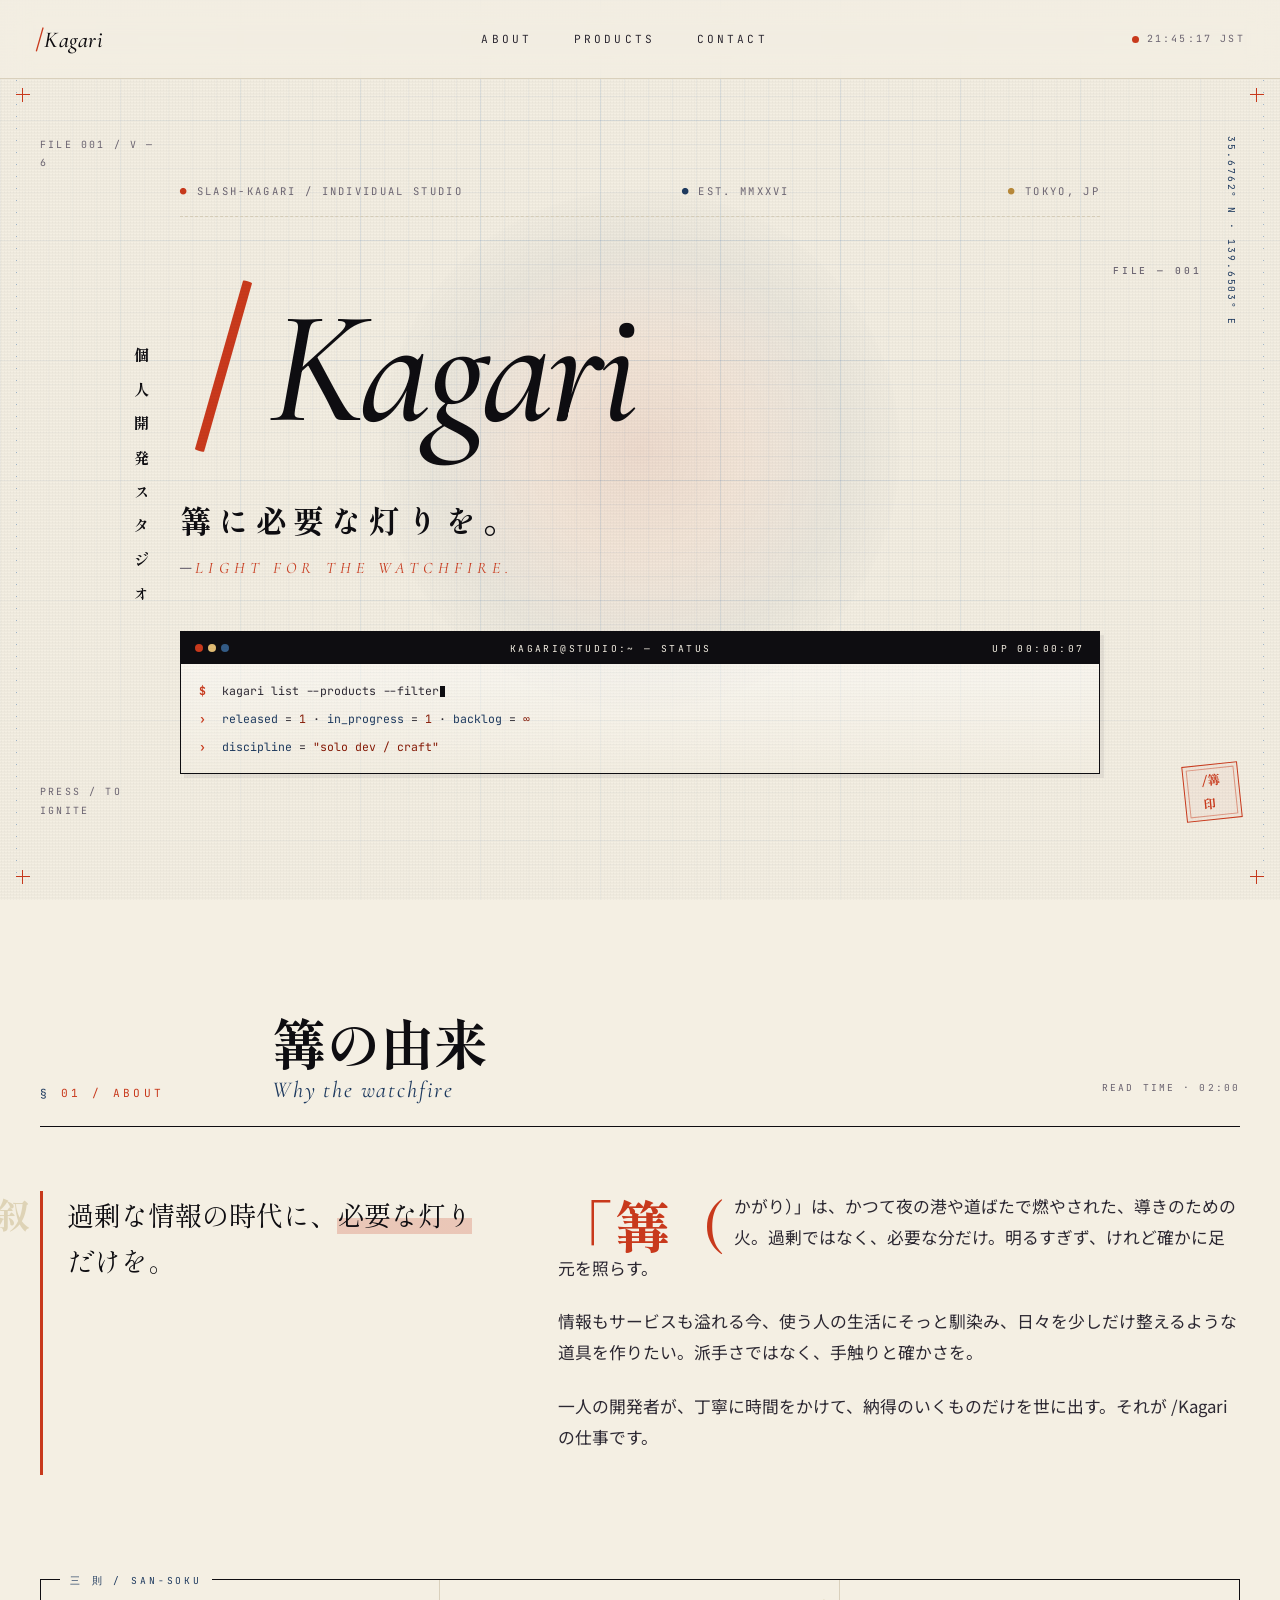
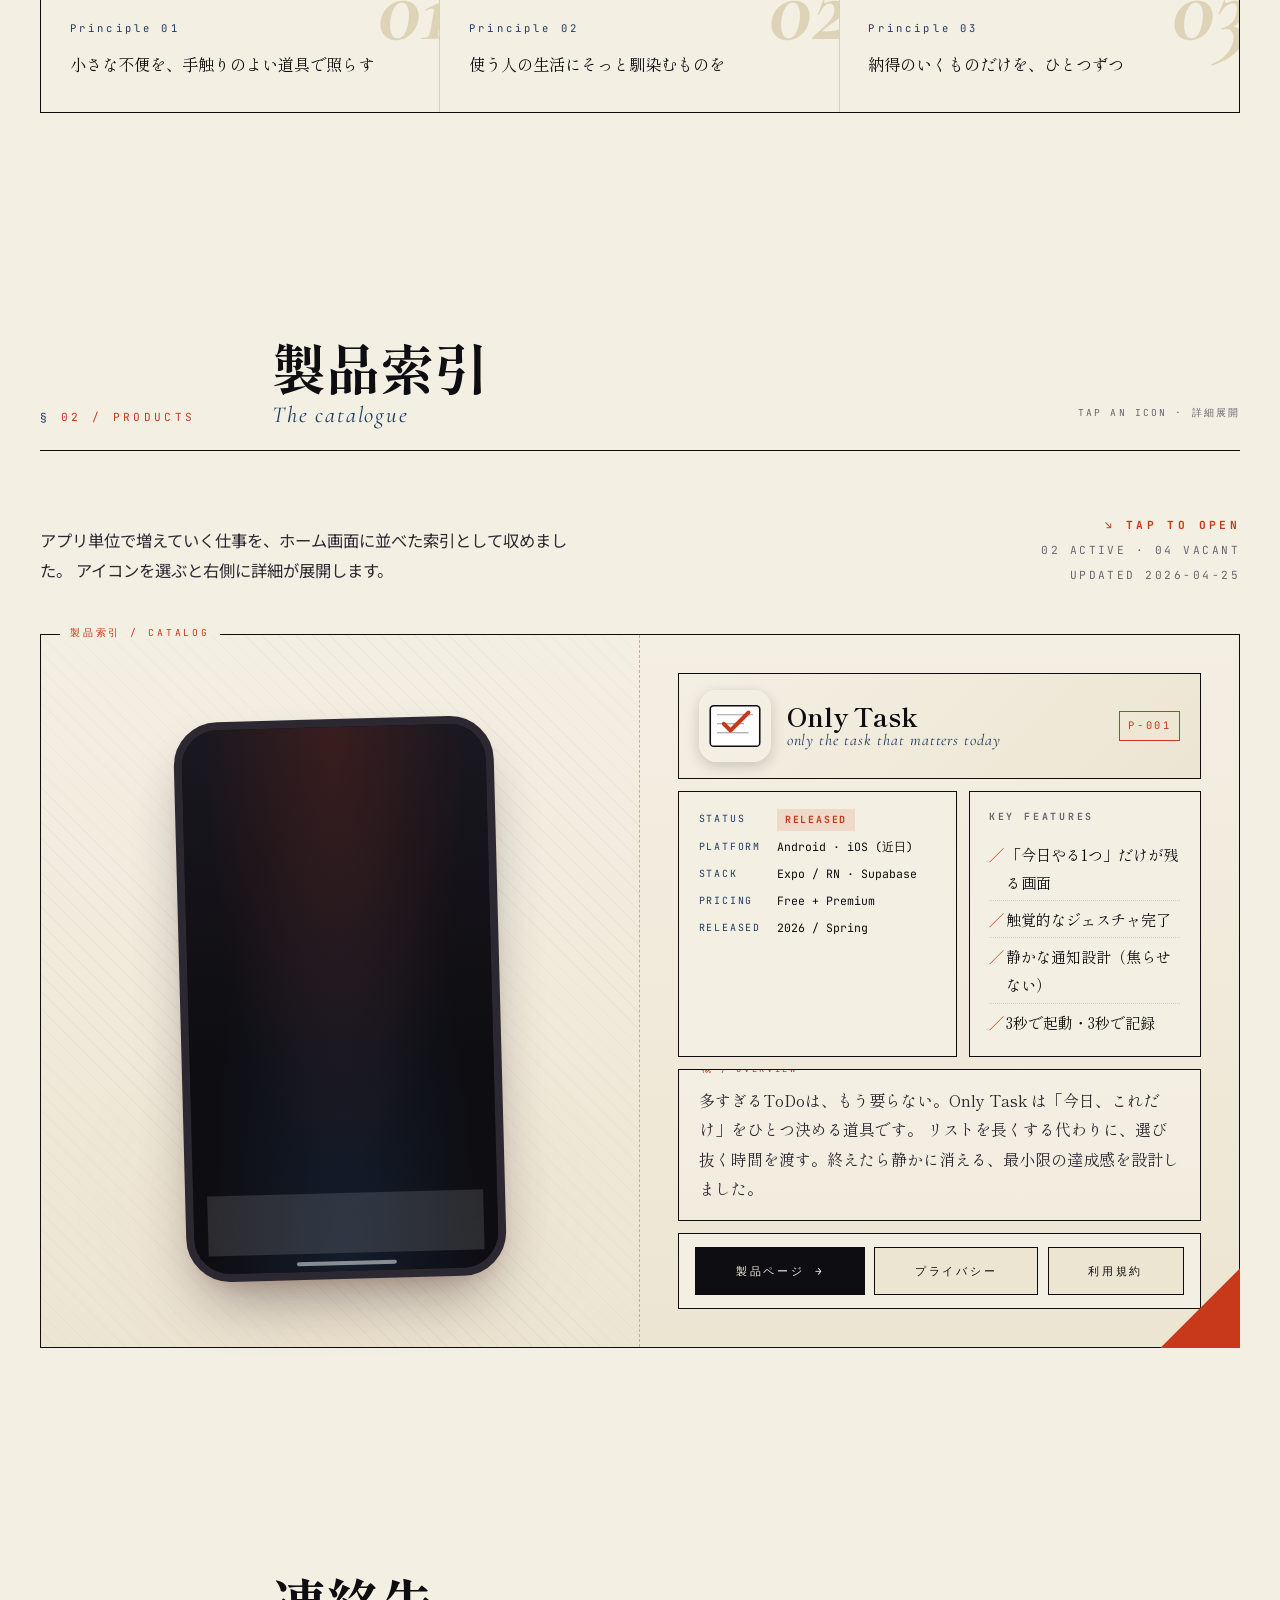
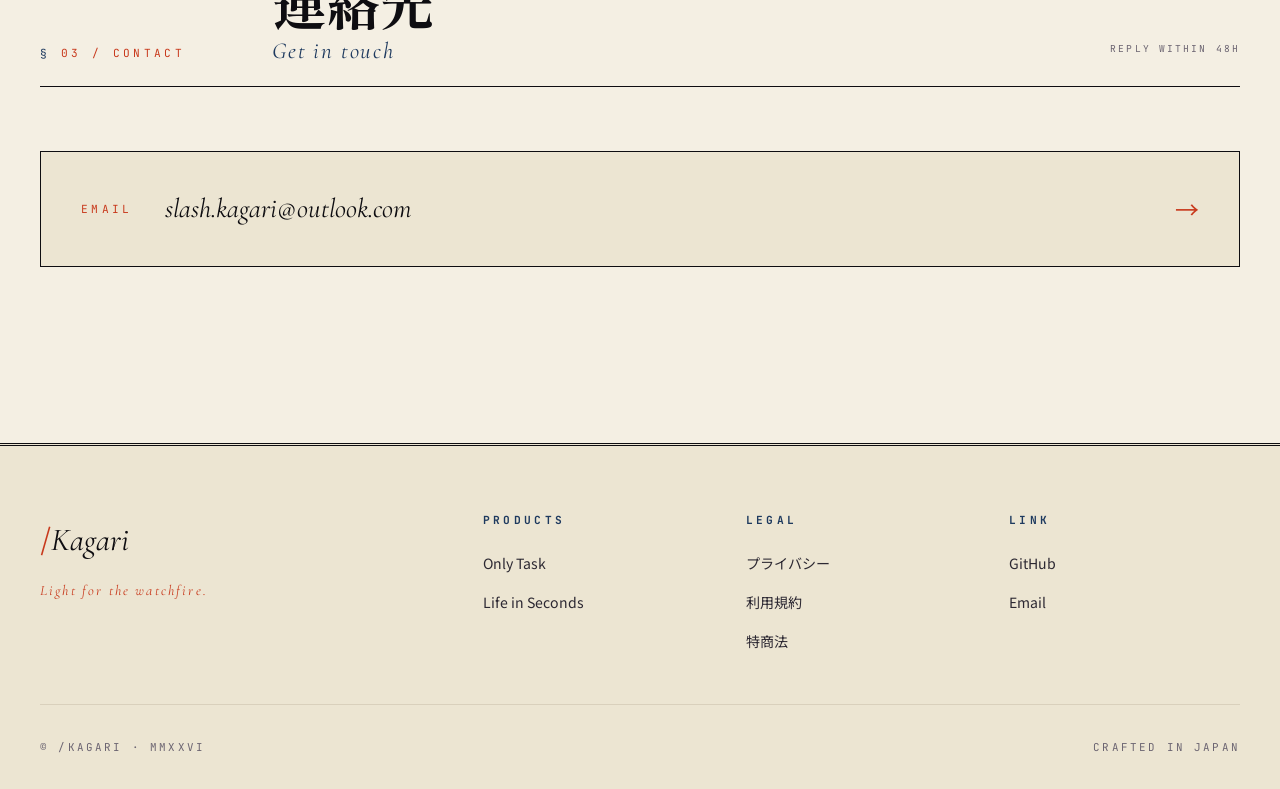
<file: index-v6.html>
<!--
  /Kagari — V6 (v3アップグレード版 / Digital Watchfire)
  方向性:
    - v3の白ベース＋朱「/」斬撃を継承
    - 背景: 意味のないグレー丸を排し、設計図(blueprint)・実測寸法・隅印・スキャンライン等の
      情報密度で「デジタル感」を出す
    - 製品: スマホ実機モック上のアプリアイコングリッド + Dock。
      アイコン押下で下にエディトリアル・ベントの詳細パネルが展開
    - ライブコンソール / 縦書きマージナリア / 印章・割印といった意匠で
      "工房 × ターミナル × 雑誌" の三層構造
-->
<!DOCTYPE html>
<html lang="ja">
<head>
<meta charset="UTF-8" />
<meta name="viewport" content="width=device-width, initial-scale=1" />
<title>/Kagari — 篝に必要な灯りを。</title>
<meta name="description" content="個人開発スタジオ /Kagari の公式サイト。篝に必要な灯りを、丁寧に。" />
<link rel="preconnect" href="https://fonts.googleapis.com" />
<link rel="preconnect" href="https://fonts.gstatic.com" crossorigin />
<link href="https://fonts.googleapis.com/css2?family=Shippori+Mincho:wght@500;700;900&family=Noto+Sans+JP:wght@300;400;500;700&family=Cormorant+Garamond:ital,wght@0,400;0,600;1,400;1,600&family=JetBrains+Mono:wght@300;400;600;700&display=swap" rel="stylesheet" />
<style>
/* ===================== トークン ===================== */
:root{
  --c-paper:    #F4EFE3;
  --c-paper-2:  #ECE5D2;
  --c-paper-3:  #DED3B6;
  --c-ink:      #0E0D11;
  --c-ink-2:    #2C2832;
  --c-ink-3:    #6B6471;
  --c-ink-4:    #A39CA8;
  --c-shu:      #C8391C;
  --c-shu-deep: #861B07;
  --c-shu-warm: #E85A36;
  --c-ai:       #1E3A5F;
  --c-ai-2:     #335B86;
  --c-ai-blue:  #1E5DA6;       /* 設計図用の青焼き */
  --c-kin:      #B8893A;
  --c-kin-soft: #E0BB73;
  --c-line:     #D9D0BC;
  --c-line-2:   #BDB39B;

  --f-mincho: "Shippori Mincho","Noto Serif JP",serif;
  --f-sans:   "Noto Sans JP",system-ui,sans-serif;
  --f-en:     "Cormorant Garamond","Times New Roman",serif;
  --f-mono:   "JetBrains Mono",ui-monospace,monospace;

  --t-hero:   clamp(4.5rem, 2.5rem + 9.5vw, 12.5rem);
  --e-out:    cubic-bezier(0.16, 1, 0.3, 1);
  --e-in:     cubic-bezier(0.7, 0, 0.84, 0);
  --e-spring: cubic-bezier(0.34, 1.56, 0.64, 1);
}

*,*::before,*::after{ box-sizing:border-box; margin:0; padding:0; }
html{ scroll-behavior:smooth; }
body{
  background: var(--c-paper);
  color: var(--c-ink);
  font-family: var(--f-sans);
  font-size: clamp(0.95rem, 0.88rem + 0.3vw, 1.05rem);
  line-height: 1.85;
  overflow-x: hidden;
  cursor: default;
  position: relative;
  min-height: 100vh;
}
a{ color:inherit; text-decoration:none; }
ul,ol{ list-style:none; }
button{ font:inherit; cursor:pointer; border:0; background:none; color:inherit; padding:0; }
img,svg{ display:block; max-width:100%; }

/* ===== グローバル背景: 設計図(blueprint) ===== */
.bg-grid{
  position:fixed; inset:0; pointer-events:none; z-index:0;
  background-image:
    linear-gradient(to right, rgba(30,93,166,0.045) 1px, transparent 1px),
    linear-gradient(to bottom, rgba(30,93,166,0.045) 1px, transparent 1px),
    linear-gradient(to right, rgba(30,93,166,0.09) 1px, transparent 1px),
    linear-gradient(to bottom, rgba(30,93,166,0.09) 1px, transparent 1px);
  background-size: 24px 24px, 24px 24px, 120px 120px, 120px 120px;
  mask-image: radial-gradient(ellipse at 50% 35%, black 25%, transparent 90%);
  -webkit-mask-image: radial-gradient(ellipse at 50% 35%, black 25%, transparent 90%);
}
.bg-grain{
  position:fixed; inset:0; pointer-events:none; z-index:1;
  background-image: radial-gradient(rgba(14,13,17,0.045) 1px, transparent 1.2px);
  background-size: 3px 3px;
  mix-blend-mode: multiply; opacity: .55;
}
.bg-scan{
  position:fixed; inset:0; pointer-events:none; z-index:90;
  background: repeating-linear-gradient(
    0deg, transparent 0 2px, rgba(20,19,23,0.022) 2px 3px);
  mix-blend-mode: multiply;
}

/* ===== 端のルーラーとクロスヘア(計測の意匠) ===== */
.rulers{ position:fixed; inset:5rem 1rem 1rem 1rem; pointer-events:none; z-index:50; }
.rulers::before,.rulers::after{
  content:""; position:absolute;
  background-image: repeating-linear-gradient(to bottom,
    rgba(30,93,166,0.4) 0 1px, transparent 1px 12px);
}
.rulers::before{ top:0; bottom:0; left:0; width:1px; }
.rulers::after { top:0; bottom:0; right:0; width:1px; }
.ruler-marks{
  position:absolute; top:0; bottom:0;
  display:flex; flex-direction:column; justify-content:space-between;
  font-family: var(--f-mono); font-size:.55rem; letter-spacing:.18em;
  color: var(--c-ai); opacity:.7;
}
.ruler-marks--left { left:-2.5rem; padding:2rem 0; align-items:flex-end; text-align:right; }
.ruler-marks--right{ right:-2.8rem; padding:2rem 0; align-items:flex-start; }
.ruler-marks span{ writing-mode: vertical-rl; }

.crosshair{ position:fixed; width:14px; height:14px; z-index:51; pointer-events:none; }
.crosshair::before,.crosshair::after{ content:""; position:absolute; background: var(--c-shu); }
.crosshair::before{ left:6px; top:0; width:1px; height:100%; }
.crosshair::after { top:6px; left:0; width:100%; height:1px; }
.crosshair--tl{ top:5.5rem; left:1rem; }
.crosshair--tr{ top:5.5rem; right:1rem; }
.crosshair--bl{ bottom:1rem; left:1rem; }
.crosshair--br{ bottom:1rem; right:1rem; }

/* ===== カーソル追従の灯り ===== */
.cursor-glow{
  position:fixed; width:520px; height:520px; border-radius:50%;
  background: radial-gradient(circle,
    rgba(200,57,28,0.10) 0%,
    rgba(232,90,54,0.06) 28%,
    rgba(30,58,95,0.04) 55%,
    transparent 75%);
  pointer-events:none; transform:translate(-50%,-50%);
  z-index:2; mix-blend-mode:multiply; will-change:left,top;
}

/* ===== ナビ ===== */
.nav{
  position:fixed; top:0; left:0; right:0; z-index:100;
  display:flex; justify-content:space-between; align-items:center;
  padding: .9rem 2.2rem;
  background: rgba(244,239,227,0.78);
  backdrop-filter: blur(14px) saturate(1.05);
  border-bottom:1px solid var(--c-line);
}
.nav__brand{ font-family: var(--f-en); font-size:1.42rem; letter-spacing:.01em; }
.nav__brand .s{ color: var(--c-shu); font-weight:700; font-size:1.18em; }
.nav__brand .n{ font-style:italic; font-weight:500; }
.nav__menu{ display:flex; gap:1.7rem; font-family: var(--f-mono); font-size:.7rem; letter-spacing:.28em; text-transform:uppercase; color: var(--c-ink-2); }
.nav__menu a{ position:relative; transition:color 200ms; padding:.3rem 0; }
.nav__menu a::before{ content:"▸"; color: var(--c-shu); opacity:0; margin-right:.4em; transition:opacity 200ms; }
.nav__menu a:hover{ color: var(--c-shu); }
.nav__menu a:hover::before{ opacity:1; }

.nav__live{
  display:flex; align-items:center; gap:.5rem;
  font-family: var(--f-mono); font-size:.62rem; letter-spacing:.22em;
  color: var(--c-ink-3); text-transform:uppercase;
}
.nav__live .dot{
  width:7px; height:7px; border-radius:50%; background: var(--c-shu);
  box-shadow: 0 0 0 0 rgba(200,57,28,.7);
  animation: pulse 1.6s ease-in-out infinite;
}
@keyframes pulse{
  0%{ box-shadow: 0 0 0 0 rgba(200,57,28,.55); }
  70%{ box-shadow: 0 0 0 10px rgba(200,57,28,0); }
  100%{ box-shadow: 0 0 0 0 rgba(200,57,28,0); }
}

/* ===== 斬撃エフェクト層 ===== */
.slash-fx{ position:fixed; inset:0; pointer-events:none; z-index:80; overflow:hidden; }

/* ===== ヒーロー ===== */
.hero{
  position:relative; min-height:100vh;
  padding: 7.5rem 2.5rem 4rem;
  display:grid;
  grid-template-columns: 1fr minmax(0, 920px) 1fr;
  gap: 1.5rem;
  align-items:center;
  isolation:isolate;
  z-index:3;
}

/* 左マージナリア(縦書き) */
.hero__margin-l{
  align-self:stretch;
  display:flex; flex-direction:column; justify-content:space-between;
  padding: 1rem 0;
  font-family: var(--f-mono); font-size:.62rem; letter-spacing:.22em;
  color: var(--c-ink-3); text-transform:uppercase;
}
.hero__margin-l b{
  writing-mode: vertical-rl;
  font-family: var(--f-mincho);
  font-weight:700; font-size:.95rem;
  letter-spacing:.5em;
  color: var(--c-ink); text-transform:none;
}
.hero__margin-r{
  align-self:stretch; justify-self:end;
  display:flex; flex-direction:column; justify-content:space-between; align-items:flex-end;
  padding: 1rem 0;
}
.hero__margin-r .stamp{
  width: 56px; height: 56px;
  border:1.5px solid var(--c-shu); color: var(--c-shu);
  display:grid; place-items:center; font-family: var(--f-mincho); font-weight:900;
  font-size:.78rem; letter-spacing:.05em;
  transform: rotate(-6deg);
  background: rgba(200,57,28,.04);
  position:relative;
}
.hero__margin-r .stamp::after{
  content:""; position:absolute; inset:3px;
  border:1px solid rgba(200,57,28,.45);
}
.hero__margin-r .coord{
  font-family: var(--f-mono); font-size:.6rem; letter-spacing:.2em;
  color: var(--c-ai); writing-mode: vertical-rl; text-transform:uppercase;
}

.hero__main{ position:relative; }

.hero__meta{
  display:flex; justify-content:space-between; gap:1.2rem; flex-wrap:wrap;
  font-family: var(--f-mono); font-size:.66rem; letter-spacing:.22em;
  color: var(--c-ink-3); text-transform:uppercase;
  margin-bottom: 3rem; padding-bottom:.9rem;
  border-bottom:1px dashed var(--c-line);
}
.hero__meta span::before{ content:"● "; color: var(--c-shu); }
.hero__meta span:nth-child(2)::before{ color: var(--c-ai); }
.hero__meta span:nth-child(3)::before{ color: var(--c-kin); }

.hero__title{
  font-family: var(--f-en);
  font-size: var(--t-hero);
  font-weight:500; line-height:.85;
  letter-spacing:-.03em;
  display:flex; align-items:baseline; gap:.02em;
  margin-bottom: 2.2rem;
  position:relative;
}
.hero__title::after{
  content:"FILE — 001";
  position:absolute; left: calc(100% + .8rem); top: .2em;
  font-family: var(--f-mono); font-size:.6rem; letter-spacing:.3em;
  color: var(--c-ink-3);
  white-space:nowrap;
}

/* 朱の「/」スラッシュボタン */
.slash-btn{
  color: var(--c-shu);
  font-weight:700; font-size:1.18em;
  position:relative; line-height:1;
  padding:0 .05em;
  transition: transform 200ms var(--e-out), filter 200ms;
  filter: drop-shadow(0 0 0 transparent);
}
.slash-btn:hover{
  transform: translateY(-4px) rotate(-2deg);
  filter: drop-shadow(0 0 22px rgba(200,57,28,.55));
}
.slash-btn::after{
  content:"tap to ignite";
  position:absolute; top:-.3em; right:-3.2em;
  font-family: var(--f-mono); font-size:.1em; letter-spacing:.25em;
  color: var(--c-ink-3); text-transform:uppercase;
  opacity:0; transition: opacity 300ms;
}
.slash-btn:hover::after{ opacity:1; }
.slash-btn.is-burning{ animation: burn 1.2s var(--e-out) forwards; }
@keyframes burn{
  0%   { color: var(--c-shu); filter: drop-shadow(0 0 0 transparent); }
  20%  { color:#FFD18A; filter: drop-shadow(0 0 30px rgba(255,180,80,1)) drop-shadow(0 0 60px rgba(200,57,28,.85)); transform: scale(1.15) rotate(-3deg); }
  50%  { color:#FFF;    filter: drop-shadow(0 0 50px rgba(255,220,150,1)) drop-shadow(0 0 80px rgba(232,90,54,.9)); transform: scale(1.2); }
  100% { color: var(--c-shu); filter: drop-shadow(0 0 0 transparent); transform: scale(1); }
}
.kagari-text{ color: var(--c-ink); font-style: italic; }

.hero__tag-ja{
  font-family: var(--f-mincho);
  font-size: clamp(1.4rem, .9rem + 1.3vw, 2.1rem);
  font-weight:700; letter-spacing:.22em;
  color: var(--c-ink); margin-bottom: .35rem;
}
.hero__tag-en{
  font-family: var(--f-en); font-style:italic;
  font-size:1rem; letter-spacing:.32em;
  color: var(--c-shu); text-transform:uppercase;
}
.hero__tag-en::before{ content:"─ "; color: var(--c-ink-3); letter-spacing:0; }

/* ライブ・コンソール (デジタル感の核) */
.console{
  margin-top: 3rem;
  border:1px solid var(--c-ink);
  background: linear-gradient(180deg, rgba(255,255,255,.55), rgba(244,239,227,.4));
  font-family: var(--f-mono); font-size:.72rem;
  position:relative;
  box-shadow: 4px 4px 0 rgba(14,13,17,.06);
}
.console__bar{
  display:flex; justify-content:space-between; align-items:center;
  padding: .45rem .9rem;
  background: var(--c-ink); color: var(--c-paper);
  font-size:.6rem; letter-spacing:.25em; text-transform:uppercase;
}
.console__dots{ display:flex; gap:.3rem; }
.console__dots i{ width:8px; height:8px; border-radius:50%; background: var(--c-paper-3); display:inline-block; }
.console__dots i:nth-child(1){ background: var(--c-shu); }
.console__dots i:nth-child(2){ background: var(--c-kin-soft); }
.console__dots i:nth-child(3){ background: var(--c-ai-2); }
.console__body{
  padding: 1rem 1.1rem; min-height: 90px;
  display:grid; grid-template-columns: auto 1fr; gap:.4rem 1rem;
  align-items:start;
}
.console__prompt{ color: var(--c-shu); font-weight:700; }
.console__line{ color: var(--c-ink-2); }
.console__line .k{ color: var(--c-ai); }
.console__line .v{ color: var(--c-shu-deep); }
.console__cursor{
  display:inline-block; width:.5em; height:1em;
  background: var(--c-ink); margin-left:.1em; vertical-align:-2px;
  animation: blink 1s steps(2) infinite;
}
@keyframes blink{ 50%{ opacity:0; } }

@media (max-width: 980px){
  .hero{ grid-template-columns: 1fr; padding: 7rem 1.5rem 3rem; }
  .hero__margin-l, .hero__margin-r{ display:none; }
  .hero__title::after{ display:none; }
}

/* ===== 共通セクション ===== */
section:not(.hero){
  position:relative; z-index:3;
  padding: 7rem 2.5rem;
  max-width: 1320px; margin: 0 auto;
}
.section__head{
  display:grid; grid-template-columns: 200px 1fr auto;
  gap: 2rem; align-items:end;
  margin-bottom: 4rem; padding-bottom: 1.4rem;
  border-bottom: 1px solid var(--c-ink);
}
.section__num{
  font-family: var(--f-mono); font-size:.7rem;
  letter-spacing:.3em; text-transform:uppercase;
  color: var(--c-shu);
}
.section__num::before{ content:"§ "; color: var(--c-ai); }
.section__title{
  font-family: var(--f-mincho);
  font-size: clamp(2rem, 1.2rem + 3vw, 3.4rem);
  font-weight:700; line-height:1.1;
  display:flex; flex-direction:column; gap:.4rem;
}
.section__title em{
  font-family: var(--f-en); font-style: italic; font-weight:400;
  font-size:.42em; color: var(--c-ai); letter-spacing:.08em;
}
.section__rule{
  font-family: var(--f-mono); font-size:.6rem;
  letter-spacing:.22em; color: var(--c-ink-3); text-transform:uppercase;
  align-self:end; padding-bottom:.4rem;
}
@media (max-width: 720px){
  .section__head{ grid-template-columns: 1fr; gap:.8rem; }
  .section__rule{ display:none; }
}

/* ===== ABOUT ===== */
.about__grid{
  display:grid;
  grid-template-columns: 1fr 1.5fr;
  gap: 4rem;
}
.about__lead{
  font-family: var(--f-mincho);
  font-size: clamp(1.3rem, .9rem + 1vw, 1.85rem);
  line-height: 1.7;
  border-left: 3px solid var(--c-shu);
  padding-left: 1.5rem;
  position:relative;
}
.about__lead::before{
  content:"叙";
  position:absolute; left:-3rem; top:-.4rem;
  font-family: var(--f-mincho); font-weight:900;
  font-size: 2.2rem; color: var(--c-paper-3);
}
.about__lead em{
  font-style:normal;
  background: linear-gradient(transparent 60%, rgba(200,57,28,.22) 60%);
}
.about__body p{ margin-bottom: 1.4rem; color: var(--c-ink-2); }
.about__body p:first-child::first-letter{
  font-family: var(--f-mincho); font-size: 3.5rem;
  float:left; line-height:1; padding:.3rem .5rem 0 0;
  color: var(--c-shu); font-weight:900;
}

.about__principles{
  grid-column: 1 / -1; margin-top: 2.5rem;
  display:grid; grid-template-columns: repeat(3, 1fr);
  border: 1px solid var(--c-ink);
  background: var(--c-paper);
  position:relative;
}
.about__principles::before{
  content:"三 則 / SAN-SOKU";
  position:absolute; top:-.55rem; left: 1.2rem;
  background: var(--c-paper); padding: 0 .6rem;
  font-family: var(--f-mono); font-size:.6rem; letter-spacing:.3em;
  color: var(--c-ai); text-transform:uppercase;
}
.about__principles li{
  padding: 2.4rem 1.8rem 2rem;
  font-family: var(--f-mincho); font-size:1.02rem;
  border-right: 1px solid var(--c-line);
  position:relative; overflow:hidden;
  transition: background 300ms;
}
.about__principles li:last-child{ border-right:0; }
.about__principles li:hover{ background: var(--c-paper-2); }
.about__principles li::before{
  content: attr(data-n);
  position:absolute; right:-.6rem; top:-1.2rem;
  font-family: var(--f-en); font-weight:700; font-style:italic;
  font-size: 6rem; color: var(--c-paper-3);
  line-height:1; pointer-events:none;
}
.about__principles li span{
  display:block;
  font-family: var(--f-mono); font-size:.66rem; letter-spacing:.3em;
  color: var(--c-ai); margin-bottom:.7rem;
  position:relative; z-index:1;
}
.about__principles li p{ position:relative; z-index:1; }
@media (max-width: 860px){
  .about__grid{ grid-template-columns: 1fr; gap:2.5rem; }
  .about__principles{ grid-template-columns: 1fr; }
  .about__principles li{ border-right:0; border-bottom:1px solid var(--c-line); }
}

/* ===== PRODUCTS (中核) ===== */
.products__intro{
  display:grid; grid-template-columns: 1fr 1fr; gap:3rem;
  margin-bottom: 3rem; align-items:end;
}
.products__note{
  color: var(--c-ink-2); max-width: 60ch; font-size: 1.02rem;
}
.products__hint{
  font-family: var(--f-mono); font-size:.7rem; letter-spacing:.22em;
  color: var(--c-ink-3); text-transform:uppercase;
  text-align:right;
  display:flex; flex-direction:column; gap:.25rem;
}
.products__hint b{ color: var(--c-shu); font-weight:700; letter-spacing:.3em; }

.products__stage{
  display:grid; grid-template-columns: 1fr 1fr;
  gap: 0;
  border:1px solid var(--c-ink);
  background: linear-gradient(180deg, var(--c-paper) 0%, var(--c-paper-2) 100%);
  position:relative;
  min-height: 540px;
}
.products__stage::before{
  /* 角の隅印 */
  content:"製品索引 / CATALOG"; position:absolute;
  top: -.65rem; left: 1.2rem;
  background: var(--c-paper); padding: 0 .6rem;
  font-family: var(--f-mono); font-size:.6rem; letter-spacing:.3em;
  color: var(--c-shu); text-transform:uppercase;
}
.products__stage::after{
  content:""; position:absolute;
  right:-1px; bottom:-1px; width: 80px; height: 80px;
  background:
    linear-gradient(135deg, transparent 50%, var(--c-shu) 50%);
  clip-path: polygon(100% 0, 100% 100%, 0 100%);
}
@media (max-width: 880px){
  .products__stage{ grid-template-columns: 1fr; }
}

/* === スマホモック === */
.phone{
  padding: 3rem 2rem 2rem;
  display:flex; align-items:center; justify-content:center;
  background:
    radial-gradient(ellipse 70% 50% at 50% 80%, rgba(200,57,28,.06), transparent 65%),
    repeating-linear-gradient(45deg, transparent 0 11px, rgba(30,93,166,.04) 11px 12px);
  border-right: 1px dashed var(--c-line-2);
  position:relative;
}
@media (max-width: 880px){
  .phone{ border-right:0; border-bottom:1px dashed var(--c-line-2); }
}
.phone__device{
  width: 320px; height: 560px;
  background: #0E0D11;
  border-radius: 44px;
  border: 8px solid #2C2832;
  box-shadow:
    0 30px 60px -20px rgba(14,13,17,.45),
    0 10px 20px -10px rgba(200,57,28,.18),
    inset 0 0 0 1px rgba(255,255,255,.04);
  position:relative; overflow:hidden;
  transform: rotate(-1.5deg);
  transition: transform 600ms var(--e-out);
}
.phone__device:hover{ transform: rotate(0deg); }
.phone__notch{
  position:absolute; top: 12px; left:50%; transform:translateX(-50%);
  width: 100px; height: 26px; background: #000; border-radius: 14px;
  z-index:5;
}
.phone__notch::after{
  content:""; position:absolute; right: 14px; top: 50%; transform:translateY(-50%);
  width:6px; height:6px; border-radius:50%;
  background: radial-gradient(circle at 30% 30%, #5B7FA8, #1E3A5F);
}
.phone__statusbar{
  position:absolute; top: 16px; left: 0; right:0; padding: 0 24px;
  display:flex; justify-content:space-between; align-items:center;
  font-family: var(--f-mono); font-size:.6rem; color:#fff;
  letter-spacing: .05em;
  z-index: 6;
}
.phone__statusbar .right{ display:flex; gap:.3rem; align-items:center; }
.phone__wallpaper{
  position:absolute; inset:0;
  background:
    radial-gradient(ellipse at 50% 0%, rgba(200,57,28,.18), transparent 60%),
    radial-gradient(ellipse at 50% 100%, rgba(30,58,95,.35), transparent 65%),
    linear-gradient(180deg, #1A1820 0%, #0E0D11 60%);
}
/* 壁紙の薄い「/」 */
.phone__wallpaper::before{
  content:"/"; position:absolute; left:50%; top:50%;
  transform: translate(-50%,-55%) rotate(-12deg);
  font-family: var(--f-en); font-style:italic; font-weight:700;
  font-size: 320px; line-height:1;
  color: rgba(200,57,28,.06);
  pointer-events:none;
}

.phone__home{
  position:absolute; inset: 56px 18px 88px 18px;
  display:grid; grid-template-columns: repeat(3, 1fr);
  gap: 18px 14px;
  align-content:flex-start;
  z-index:4;
}
.app{
  display:flex; flex-direction:column; align-items:center; gap:.4rem;
  cursor:pointer;
  transition: transform 220ms var(--e-spring);
  -webkit-tap-highlight-color: transparent;
}
.app:active{ transform: scale(.92); }
.app .icon{
  width: 58px; height: 58px;
  border-radius: 14px;
  background: var(--c-paper-2);
  position:relative; overflow:hidden;
  box-shadow:
    0 4px 10px rgba(0,0,0,.35),
    inset 0 1px 0 rgba(255,255,255,.45),
    inset 0 -1px 0 rgba(0,0,0,.15);
  transition: transform 220ms var(--e-spring), box-shadow 220ms;
}
.app:hover .icon{
  transform: translateY(-2px) scale(1.04);
  box-shadow:
    0 8px 18px rgba(0,0,0,.4),
    0 0 0 2px rgba(200,57,28,.45),
    inset 0 1px 0 rgba(255,255,255,.45);
}
.app .label{
  font-family: var(--f-sans); font-size:.66rem; color:#fff;
  letter-spacing: .02em; line-height:1.1;
  text-shadow: 0 1px 2px rgba(0,0,0,.6);
  text-align:center;
}
.app--active .icon{
  box-shadow:
    0 8px 20px rgba(200,57,28,.45),
    0 0 0 2.5px var(--c-shu),
    inset 0 1px 0 rgba(255,255,255,.45);
}
.app--placeholder{ opacity:.45; pointer-events:none; }
.app--placeholder .icon{
  background: rgba(255,255,255,.04);
  box-shadow: inset 0 0 0 1px rgba(255,255,255,.08);
  display:grid; place-items:center;
  color: rgba(255,255,255,.3);
  font-family: var(--f-mono); font-size:1rem;
}
.app--placeholder .label{ color: rgba(255,255,255,.4); }

.app--badge .icon::after{
  content: attr(data-badge);
  position:absolute; top: -4px; right: -4px;
  background: var(--c-shu); color:#fff;
  font-family: var(--f-mono); font-weight:700;
  font-size:.6rem; min-width: 16px; height:16px; padding: 0 4px;
  border-radius: 8px; display:grid; place-items:center;
  box-shadow: 0 0 0 1.5px #000;
}

/* === Dock === */
.phone__dock{
  position:absolute; left: 14px; right:14px; bottom: 18px;
  height: 60px; border-radius: 22px;
  background: rgba(255,255,255,.12);
  backdrop-filter: blur(18px);
  border: 1px solid rgba(255,255,255,.15);
  display:flex; align-items:center; justify-content:space-around;
  padding: 0 14px;
  z-index:4;
}
.dock-icon{
  width:42px; height:42px; border-radius:11px;
  background: var(--c-paper-2);
  box-shadow: inset 0 1px 0 rgba(255,255,255,.5);
  display:grid; place-items:center;
  color: var(--c-ink); font-family: var(--f-en); font-style:italic; font-weight:700;
}
.dock-icon.dock-icon--mail{ background: linear-gradient(135deg, #C8391C, #861B07); color:#fff; }
.dock-icon.dock-icon--gh  { background: linear-gradient(135deg, #2C2832, #0E0D11); color:#fff; }
.dock-icon.dock-icon--web { background: linear-gradient(135deg, #1E5DA6, #1E3A5F); color:#fff; }

/* === ホームインジケータ === */
.phone__indicator{
  position:absolute; bottom:6px; left:50%; transform:translateX(-50%);
  width: 100px; height:4px; border-radius:2px; background: rgba(255,255,255,.5);
  z-index:5;
}

/* === 詳細パネル === */
.detail{
  padding: 2.4rem 2.4rem;
  display:flex; flex-direction:column;
  gap: 1.4rem;
  position:relative;
  min-height: 540px;
}
.detail__empty{
  margin: auto; text-align:center;
  font-family: var(--f-mincho); color: var(--c-ink-3);
  max-width: 36ch;
  display:flex; flex-direction:column; gap: .6rem;
  align-items:center;
}
.detail__empty .arrow{
  font-family: var(--f-en); font-style:italic; font-size: 2rem;
  color: var(--c-shu);
  animation: pointLeft 1.6s ease-in-out infinite alternate;
}
@keyframes pointLeft{ 0%{ transform: translateX(0); } 100%{ transform: translateX(-8px); } }
.detail__empty .hint{
  font-family: var(--f-mono); font-size:.65rem; letter-spacing:.25em;
  color: var(--c-ink-3); text-transform:uppercase;
}

/* 表示時のbentoグリッド */
.detail__panel{
  display:none;
  grid-template-columns: 1.2fr 1fr;
  grid-template-rows: auto auto auto auto;
  gap: 12px;
  height: 100%;
}
.detail__panel.is-open{ display:grid; animation: detailIn .55s var(--e-out); }
@keyframes detailIn{
  from{ opacity:0; transform: translateY(10px); filter: blur(4px); }
  to  { opacity:1; transform: translateY(0); filter: blur(0); }
}

.detail-card{
  border:1px solid var(--c-ink);
  background: var(--c-paper);
  padding: 1rem 1.2rem;
  position:relative;
  overflow:hidden;
}
.detail-card--hero{
  grid-column: 1 / -1;
  display:grid; grid-template-columns: 72px 1fr auto;
  gap: 1rem; align-items:center;
  background: linear-gradient(135deg, var(--c-paper) 0%, var(--c-paper-2) 100%);
}
.detail-card--hero .icon-large{
  width:72px; height:72px; border-radius:18px;
  box-shadow: 0 4px 14px rgba(14,13,17,.18), inset 0 1px 0 rgba(255,255,255,.5);
}
.detail-card--hero h3{
  font-family: var(--f-mincho); font-size: 1.6rem; line-height:1.1;
  display:flex; flex-direction:column;
}
.detail-card--hero h3 small{
  font-family: var(--f-en); font-style:italic; font-weight:400;
  font-size:.62em; color: var(--c-ai); letter-spacing:.06em;
  margin-top: .15rem;
}
.detail-card--hero .pid{
  font-family: var(--f-mono); font-size:.65rem; letter-spacing:.25em;
  color: var(--c-shu); text-transform:uppercase;
  border:1px solid var(--c-shu); padding: .25rem .5rem;
}

.detail-card--meta{ grid-column: 1 / 2; }
.detail-card--meta dl{
  display:grid; grid-template-columns: auto 1fr; gap: .35rem 1rem;
  font-family: var(--f-mono); font-size:.72rem;
}
.detail-card--meta dt{
  color: var(--c-ai); letter-spacing:.18em; text-transform:uppercase; font-size:.62rem;
  align-self:center;
}
.detail-card--meta dd{ color: var(--c-ink); }
.detail-card--meta .status{
  display:inline-block; padding: .1rem .5rem;
  background: rgba(200,57,28,.12); color: var(--c-shu);
  font-weight:700; font-size:.62rem; letter-spacing:.18em;
}
.detail-card--meta .status--dev{ background: rgba(30,93,166,.1); color: var(--c-ai); }

.detail-card--features{ grid-column: 2 / 3; }
.detail-card--features h4{
  font-family: var(--f-mono); font-size:.62rem; letter-spacing:.28em;
  color: var(--c-ink-3); text-transform:uppercase;
  margin-bottom:.6rem;
}
.detail-card--features ul li{
  font-family: var(--f-mincho); font-size:.95rem;
  padding: .25rem 0; padding-left: 1.1rem;
  position:relative;
  border-bottom: 1px dotted var(--c-line);
}
.detail-card--features ul li:last-child{ border-bottom:0; }
.detail-card--features ul li::before{
  content:"／"; position:absolute; left:0; top:.25rem;
  color: var(--c-shu); font-weight:700;
}

.detail-card--desc{
  grid-column: 1 / -1;
  font-family: var(--f-mincho);
  font-size: 1rem; line-height: 1.85;
  color: var(--c-ink-2);
  background: linear-gradient(180deg, var(--c-paper) 0%, rgba(244,239,227,.6) 100%);
}
.detail-card--desc::before{
  content:"概 / OVERVIEW"; position:absolute;
  top:-.55rem; left:.9rem; background: var(--c-paper); padding: 0 .5rem;
  font-family: var(--f-mono); font-size:.55rem; letter-spacing:.3em;
  color: var(--c-shu);
}
.detail-card--cta{
  grid-column: 1 / -1;
  display:flex; gap:.6rem; flex-wrap:wrap;
  padding: .8rem 1rem;
}
.detail-card--cta a{
  flex: 1 1 auto; text-align:center;
  padding: .8rem 1.2rem;
  font-family: var(--f-mono); font-size:.7rem; letter-spacing:.25em;
  text-transform:uppercase;
  border:1px solid var(--c-ink); background: var(--c-paper-2);
  color: var(--c-ink);
  transition: all 250ms var(--e-out);
  position:relative; overflow:hidden;
}
.detail-card--cta a.primary{
  background: var(--c-ink); color: var(--c-paper);
  border-color: var(--c-ink);
}
.detail-card--cta a.primary::after{
  content:" →"; transition: margin-left 250ms;
}
.detail-card--cta a:hover{ background: var(--c-shu); color:#fff; border-color: var(--c-shu); }
.detail-card--cta a.primary:hover{ background: var(--c-shu); }
.detail-card--cta a.primary:hover::after{ margin-left:.3rem; }

@media (max-width: 720px){
  .detail{ padding: 1.4rem 1.2rem; min-height:auto; }
  .detail__panel{ grid-template-columns: 1fr; }
  .detail-card--meta, .detail-card--features{ grid-column: 1 / -1; }
}

/* ===== CONTACT ===== */
.contact__email{
  display:grid; grid-template-columns: auto 1fr auto;
  gap: 2rem; align-items:center;
  padding: 2rem 2.5rem;
  background: var(--c-paper-2);
  border:1px solid var(--c-ink);
  transition: all 400ms var(--e-out);
  position:relative; overflow:hidden;
}
.contact__email::before{
  content:""; position:absolute; inset:0;
  background: linear-gradient(135deg, var(--c-shu), var(--c-shu-warm));
  transform: translateX(-100%);
  transition: transform 500ms var(--e-out);
  z-index:0;
}
.contact__email:hover::before{ transform: translateX(0); }
.contact__email:hover{ color: var(--c-paper); border-color: var(--c-shu-deep); }
.contact__email > *{ position:relative; z-index:1; }
.contact__email-label{ font-family: var(--f-mono); font-size:.7rem; letter-spacing:.3em; color: var(--c-shu); transition: color 300ms; }
.contact__email:hover .contact__email-label{ color: var(--c-paper); }
.contact__email-addr{ font-family: var(--f-en); font-style:italic; font-size: clamp(1.2rem, .9rem + 1vw, 1.8rem); }
.contact__email-arrow{ font-size:1.5rem; color: var(--c-shu); transition: all 300ms; }
.contact__email:hover .contact__email-arrow{ color: var(--c-paper); transform: translateX(8px); }

/* ===== フッター ===== */
.footer{
  margin-top: 4rem; padding: 4rem 2.5rem 2rem;
  border-top: 3px double var(--c-ink);
  background: var(--c-paper-2);
  position:relative; z-index:3;
}
.footer__top{
  max-width:1320px; margin:0 auto;
  display:grid; grid-template-columns: 1fr 2fr;
  gap:4rem; padding-bottom: 3rem;
}
.footer__brand{ font-family: var(--f-en); font-size:2rem; }
.footer__brand .s{ color: var(--c-shu); font-weight:700; }
.footer__brand .n{ font-style:italic; }
.footer__tag{ margin-top:.5rem; font-family: var(--f-en); font-style:italic; font-size:.9rem; color: var(--c-shu); letter-spacing:.15em; }
.footer__nav{ display:grid; grid-template-columns: repeat(3,1fr); gap:2rem; }
.footer__nav h4{ font-family: var(--f-mono); font-size:.7rem; letter-spacing:.3em; color: var(--c-ai); text-transform:uppercase; margin-bottom:1rem; }
.footer__nav ul{ display:flex; flex-direction:column; gap:.5rem; }
.footer__nav a{ color: var(--c-ink-2); font-size:.88rem; transition: color 200ms; }
.footer__nav a:hover{ color: var(--c-shu); }
.footer__bottom{
  max-width:1320px; margin:0 auto;
  padding-top:2rem; border-top:1px solid var(--c-line);
  display:flex; justify-content:space-between;
  font-family: var(--f-mono); font-size:.68rem; letter-spacing:.2em;
  color: var(--c-ink-3); text-transform:uppercase;
}
@media (max-width: 760px){
  .footer__top{ grid-template-columns: 1fr; }
  .footer__nav{ grid-template-columns: repeat(2,1fr); }
  .products__intro{ grid-template-columns: 1fr; gap:1rem; }
  .products__hint{ text-align:left; }
}

/* ===== 斬撃 ===== */
.slash-line{
  position:fixed; top:50%; left:50%;
  width:200vmax; height:4px;
  background: linear-gradient(to right,
    transparent 0%,
    rgba(255,255,255,0) 30%,
    rgba(255,240,200,0.2) 40%,
    #FFFFFF 48%,
    #FFE4B8 50%,
    #FFFFFF 52%,
    rgba(255,150,60,0.3) 60%,
    transparent 70%, transparent 100%);
  transform: translate(-50%,-50%) rotate(var(--angle, -18deg)) scaleX(0);
  transform-origin: 0% 50%;
  filter: drop-shadow(0 0 12px #FFD18A) drop-shadow(0 0 24px rgba(200,57,28,.7));
  animation: slashSweep .6s cubic-bezier(.7,0,.3,1) forwards;
  z-index:81;
}
@keyframes slashSweep{
  0%   { transform: translate(-50%,-50%) rotate(var(--angle,-18deg)) scaleX(0); opacity:0; }
  20%  { transform: translate(-50%,-50%) rotate(var(--angle,-18deg)) scaleX(.3); opacity:1; }
  60%  { transform: translate(-50%,-50%) rotate(var(--angle,-18deg)) scaleX(1); opacity:1; }
  100% { transform: translate(-50%,-50%) rotate(var(--angle,-18deg)) scaleX(1); opacity:0; }
}
.spark{
  position:fixed; width: var(--size); height: var(--size);
  background: radial-gradient(circle, #FFE4B8 0%, #FF9640 40%, transparent 70%);
  border-radius:50%; pointer-events:none;
  animation: sparkFly 1.2s cubic-bezier(.3,.7,.4,1) forwards;
  z-index:82; filter: drop-shadow(0 0 6px #FFA040);
}
@keyframes sparkFly{
  0%   { transform: translate(-50%,-50%) translate(0,0) scale(1); opacity:1; }
  70%  { opacity:1; }
  100% { transform: translate(-50%,-50%) translate(var(--dx),var(--dy)) scale(0); opacity:0; }
}
.flash{
  position:fixed; inset:0;
  background: radial-gradient(ellipse at center, rgba(255,230,180,.3), transparent 60%);
  pointer-events:none; animation: flashFade .5s ease-out forwards; z-index:80;
}
@keyframes flashFade{ 0%{opacity:0;} 20%{opacity:1;} 100%{opacity:0;} }

/* リデュースモーション */
@media (prefers-reduced-motion: reduce){
  *,*::before,*::after{ animation-duration:.01ms !important; transition-duration:.01ms !important; }
  .slash-btn.is-burning{ animation:none; }
  .phone__device{ transform:none; }
}
</style>
</head>
<body>

<!-- 背景レイヤー -->
<div class="bg-grid" aria-hidden="true"></div>
<div class="bg-grain" aria-hidden="true"></div>
<div class="bg-scan" aria-hidden="true"></div>
<div class="cursor-glow" aria-hidden="true"></div>

<!-- ナビ -->
<nav class="nav">
  <a href="#" class="nav__brand"><span class="s">/</span><span class="n">Kagari</span></a>
  <ul class="nav__menu">
    <li><a href="#about">About</a></li>
    <li><a href="#products">Products</a></li>
    <li><a href="#contact">Contact</a></li>
  </ul>
  <div class="nav__live"><span class="dot"></span><span id="live-time">--:--:--</span> JST</div>
</nav>

<!-- 計測の意匠 -->
<div class="rulers" aria-hidden="true">
  <div class="ruler-marks ruler-marks--left">
    <span>N 35°40′</span><span>2026</span><span>MMXXVI</span>
  </div>
  <div class="ruler-marks ruler-marks--right">
    <span>E 139°45′</span><span>KAGARI.JP</span><span>№ 001</span>
  </div>
</div>
<div class="crosshair crosshair--tl"></div>
<div class="crosshair crosshair--tr"></div>
<div class="crosshair crosshair--bl"></div>
<div class="crosshair crosshair--br"></div>

<!-- 斬撃エフェクト -->
<div class="slash-fx" aria-hidden="true"></div>

<!-- ===================== ヒーロー ===================== -->
<section class="hero">

  <!-- 左マージナリア -->
  <aside class="hero__margin-l" aria-hidden="true">
    <span>FILE 001 / V — 6</span>
    <b>個 人 開 発 ス タ ジ オ</b>
    <span>Press / to ignite</span>
  </aside>

  <div class="hero__main">
    <div class="hero__meta">
      <span>Slash-Kagari / individual studio</span>
      <span>Est. MMXXVI</span>
      <span>Tokyo, JP</span>
    </div>

    <h1 class="hero__title">
      <button class="slash-btn" id="slash-btn" aria-label="斬撃を放つ" type="button">/</button><span class="kagari-text">Kagari</span>
    </h1>
    <p class="hero__tag-ja">篝に必要な灯りを。</p>
    <p class="hero__tag-en">Light for the watchfire.</p>

    <!-- ライブコンソール -->
    <div class="console" role="status" aria-label="studio status">
      <div class="console__bar">
        <div class="console__dots"><i></i><i></i><i></i></div>
        <span>kagari@studio:~ — status</span>
        <span id="uptime">UP — —</span>
      </div>
      <div class="console__body">
        <span class="console__prompt">$</span>
        <span class="console__line"><span id="typed"></span><span class="console__cursor"></span></span>
        <span class="console__prompt">›</span>
        <span class="console__line"><span class="k">released</span> = <span class="v">1</span> · <span class="k">in_progress</span> = <span class="v">1</span> · <span class="k">backlog</span> = <span class="v">∞</span></span>
        <span class="console__prompt">›</span>
        <span class="console__line"><span class="k">discipline</span> = <span class="v">"solo dev / craft"</span></span>
      </div>
    </div>
  </div>

  <!-- 右マージナリア -->
  <aside class="hero__margin-r" aria-hidden="true">
    <span class="coord">35.6762° N · 139.6503° E</span>
    <div class="stamp">/篝<br>印</div>
  </aside>
</section>

<!-- ===================== ABOUT ===================== -->
<section id="about">
  <div class="section__head">
    <div class="section__num">01 / About</div>
    <h2 class="section__title"><span>篝の由来</span><em>Why the watchfire</em></h2>
    <div class="section__rule">read time · 02:00</div>
  </div>
  <div class="about__grid">
    <div class="about__lead"><p>過剰な情報の時代に、<em>必要な灯り</em>だけを。</p></div>
    <div class="about__body">
      <p>「篝（かがり）」は、かつて夜の港や道ばたで燃やされた、導きのための火。過剰ではなく、必要な分だけ。明るすぎず、けれど確かに足元を照らす。</p>
      <p>情報もサービスも溢れる今、使う人の生活にそっと馴染み、日々を少しだけ整えるような道具を作りたい。派手さではなく、手触りと確かさを。</p>
      <p>一人の開発者が、丁寧に時間をかけて、納得のいくものだけを世に出す。それが /Kagari の仕事です。</p>
    </div>
    <ul class="about__principles">
      <li data-n="01"><span>Principle 01</span><p>小さな不便を、手触りのよい道具で照らす</p></li>
      <li data-n="02"><span>Principle 02</span><p>使う人の生活にそっと馴染むものを</p></li>
      <li data-n="03"><span>Principle 03</span><p>納得のいくものだけを、ひとつずつ</p></li>
    </ul>
  </div>
</section>

<!-- ===================== PRODUCTS ===================== -->
<section id="products">
  <div class="section__head">
    <div class="section__num">02 / Products</div>
    <h2 class="section__title"><span>製品索引</span><em>The catalogue</em></h2>
    <div class="section__rule">tap an icon · 詳細展開</div>
  </div>

  <div class="products__intro">
    <p class="products__note">
      アプリ単位で増えていく仕事を、ホーム画面に並べた索引として収めました。
      アイコンを選ぶと右側に詳細が展開します。
    </p>
    <div class="products__hint">
      <b>↘ TAP TO OPEN</b>
      <span>02 active · 04 vacant</span>
      <span>updated 2026-04-25</span>
    </div>
  </div>

  <div class="products__stage">

    <!-- スマホモック -->
    <div class="phone">
      <div class="phone__device" role="application" aria-label="製品ホーム画面">
        <div class="phone__notch" aria-hidden="true"></div>
        <div class="phone__statusbar" aria-hidden="true">
          <span id="phone-clock">9:41</span>
          <span class="right">●●● 5G ▮▮▮</span>
        </div>
        <div class="phone__wallpaper" aria-hidden="true"></div>

        <div class="phone__home">

          <!-- Only Task -->
          <button class="app app--badge" data-app="only-task" data-badge="1" aria-label="Only Task の詳細を開く">
            <span class="icon">
              <!-- カスタムSVG: 朱の矩形＋白いチェック -->
              <svg viewBox="0 0 64 64" width="100%" height="100%" aria-hidden="true">
                <defs>
                  <linearGradient id="ot-bg" x1="0" y1="0" x2="1" y2="1">
                    <stop offset="0" stop-color="#F4EFE3"/><stop offset="1" stop-color="#DED3B6"/>
                  </linearGradient>
                </defs>
                <rect width="64" height="64" rx="14" fill="url(#ot-bg)"/>
                <rect x="10" y="14" width="44" height="36" rx="3" fill="#FFFFFF" stroke="#0E0D11" stroke-width="1.4"/>
                <line x1="16" y1="22" x2="48" y2="22" stroke="#A39CA8" stroke-width="1"/>
                <line x1="16" y1="30" x2="40" y2="30" stroke="#A39CA8" stroke-width="1"/>
                <line x1="16" y1="38" x2="44" y2="38" stroke="#A39CA8" stroke-width="1"/>
                <path d="M22 30 L28 36 L44 20" stroke="#C8391C" stroke-width="3.2" fill="none" stroke-linecap="round" stroke-linejoin="round"/>
              </svg>
            </span>
            <span class="label">Only Task</span>
          </button>

          <!-- Life in Seconds -->
          <button class="app" data-app="life-in-seconds" aria-label="Life in Seconds の詳細を開く">
            <span class="icon">
              <svg viewBox="0 0 64 64" width="100%" height="100%" aria-hidden="true">
                <defs>
                  <linearGradient id="ls-bg" x1="0" y1="0" x2="0" y2="1">
                    <stop offset="0" stop-color="#1E3A5F"/><stop offset="1" stop-color="#0E1A2C"/>
                  </linearGradient>
                  <linearGradient id="ls-sun" x1="0" y1="0" x2="0" y2="1">
                    <stop offset="0" stop-color="#E0BB73"/><stop offset="1" stop-color="#C8391C"/>
                  </linearGradient>
                </defs>
                <rect width="64" height="64" rx="14" fill="url(#ls-bg)"/>
                <!-- 砂時計 -->
                <path d="M22 14 H42 L34 30 L42 50 H22 L30 30 Z" fill="rgba(224,187,115,0.15)" stroke="#E0BB73" stroke-width="1.5" stroke-linejoin="round"/>
                <!-- 上の砂 -->
                <path d="M24 16 H40 L33 28 H31 Z" fill="url(#ls-sun)" opacity=".9"/>
                <!-- 下の砂(溜まり) -->
                <path d="M24 48 H40 L36 40 H28 Z" fill="url(#ls-sun)"/>
                <!-- 中央の落下 -->
                <line x1="32" y1="30" x2="32" y2="40" stroke="#E0BB73" stroke-width="1" stroke-dasharray="2 2"/>
                <!-- 秒目盛 -->
                <line x1="14" y1="32" x2="18" y2="32" stroke="#E0BB73" stroke-width="1"/>
                <line x1="46" y1="32" x2="50" y2="32" stroke="#E0BB73" stroke-width="1"/>
              </svg>
            </span>
            <span class="label">Life Sec.</span>
          </button>

          <!-- 空き枠 -->
          <button class="app app--placeholder" disabled><span class="icon">P-003</span><span class="label">— —</span></button>
          <button class="app app--placeholder" disabled><span class="icon">P-004</span><span class="label">— —</span></button>
          <button class="app app--placeholder" disabled><span class="icon">P-005</span><span class="label">— —</span></button>
          <button class="app app--placeholder" disabled><span class="icon">P-006</span><span class="label">— —</span></button>
        </div>

        <!-- Dock -->
        <div class="phone__dock" aria-hidden="true">
          <a class="dock-icon dock-icon--mail" href="mailto:slash.kagari@outlook.com" title="Email">@</a>
          <a class="dock-icon dock-icon--gh" href="https://github.com/Slash-Kagari" target="_blank" rel="noopener" title="GitHub">G</a>
          <a class="dock-icon dock-icon--web" href="#contact" title="Contact">/K</a>
        </div>

        <div class="phone__indicator" aria-hidden="true"></div>
      </div>
    </div>

    <!-- 詳細パネル -->
    <div class="detail" id="detail">

      <div class="detail__empty" id="detail-empty">
        <span class="hint">SELECT AN APP</span>
        <span class="arrow">←</span>
        <p>左のアイコンを押すと、製品の詳細・主な機能・ステータスがここに展開されます。</p>
      </div>

      <!-- Only Task -->
      <div class="detail__panel" data-detail="only-task">
        <div class="detail-card detail-card--hero">
          <span class="icon-large">
            <svg viewBox="0 0 64 64" width="72" height="72" aria-hidden="true">
              <rect width="64" height="64" rx="16" fill="#F4EFE3"/>
              <rect x="10" y="14" width="44" height="36" rx="3" fill="#fff" stroke="#0E0D11" stroke-width="1.4"/>
              <line x1="16" y1="22" x2="48" y2="22" stroke="#A39CA8" stroke-width="1"/>
              <line x1="16" y1="30" x2="40" y2="30" stroke="#A39CA8" stroke-width="1"/>
              <line x1="16" y1="38" x2="44" y2="38" stroke="#A39CA8" stroke-width="1"/>
              <path d="M22 30 L28 36 L44 20" stroke="#C8391C" stroke-width="3.5" fill="none" stroke-linecap="round" stroke-linejoin="round"/>
            </svg>
          </span>
          <h3>Only Task<small>only the task that matters today</small></h3>
          <span class="pid">P-001</span>
        </div>

        <div class="detail-card detail-card--meta">
          <dl>
            <dt>Status</dt><dd><span class="status">RELEASED</span></dd>
            <dt>Platform</dt><dd>Android · iOS (近日)</dd>
            <dt>Stack</dt><dd>Expo / RN · Supabase</dd>
            <dt>Pricing</dt><dd>Free + Premium</dd>
            <dt>Released</dt><dd>2026 / Spring</dd>
          </dl>
        </div>

        <div class="detail-card detail-card--features">
          <h4>Key Features</h4>
          <ul>
            <li>「今日やる1つ」だけが残る画面</li>
            <li>触覚的なジェスチャ完了</li>
            <li>静かな通知設計（焦らせない）</li>
            <li>3秒で起動・3秒で記録</li>
          </ul>
        </div>

        <div class="detail-card detail-card--desc">
          多すぎるToDoは、もう要らない。Only Task は「今日、これだけ」をひとつ決める道具です。
          リストを長くする代わりに、選び抜く時間を渡す。終えたら静かに消える、最小限の達成感を設計しました。
        </div>

        <div class="detail-card detail-card--cta">
          <a class="primary" href="products/only-task.html">製品ページ</a>
          <a href="legal/only-task-privacy.html">プライバシー</a>
          <a href="legal/only-task-terms.html">利用規約</a>
        </div>
      </div>

      <!-- Life in Seconds -->
      <div class="detail__panel" data-detail="life-in-seconds">
        <div class="detail-card detail-card--hero">
          <span class="icon-large">
            <svg viewBox="0 0 64 64" width="72" height="72" aria-hidden="true">
              <rect width="64" height="64" rx="16" fill="#1E3A5F"/>
              <path d="M22 14 H42 L34 30 L42 50 H22 L30 30 Z" fill="rgba(224,187,115,0.15)" stroke="#E0BB73" stroke-width="1.5" stroke-linejoin="round"/>
              <path d="M24 16 H40 L33 28 H31 Z" fill="#E0BB73"/>
              <path d="M24 48 H40 L36 40 H28 Z" fill="#C8391C"/>
              <line x1="32" y1="30" x2="32" y2="40" stroke="#E0BB73" stroke-width="1" stroke-dasharray="2 2"/>
            </svg>
          </span>
          <h3>Life in Seconds<small>your life, counted in seconds</small></h3>
          <span class="pid">P-002</span>
        </div>

        <div class="detail-card detail-card--meta">
          <dl>
            <dt>Status</dt><dd><span class="status status--dev">IN PROGRESS</span></dd>
            <dt>Platform</dt><dd>Flutter (iOS / Android)</dd>
            <dt>Stack</dt><dd>Flutter · Riverpod · Hive</dd>
            <dt>Achievements</dt><dd>295 個実装済</dd>
            <dt>Beta</dt><dd>2026 Q3 予定</dd>
          </dl>
        </div>

        <div class="detail-card detail-card--features">
          <h4>Key Features</h4>
          <ul>
            <li>人生を秒数で可視化するライブカウンタ</li>
            <li>自分の年齢で「残り時間」を意識する設計</li>
            <li>295個の実績で日々を後押し</li>
            <li>ノートとカレンダー連携（予定）</li>
          </ul>
        </div>

        <div class="detail-card detail-card--desc">
          時間は、いつも"日"単位で語られる。けれど実際にこぼれていくのは、もっと細かい単位。
          Life in Seconds は、生まれてからの秒数を静かに数え、これからの秒数も同じ精度で見せる時計です。
          焦らせるためではなく、今この一秒を、すこし大切に置きなおすために。
        </div>

        <div class="detail-card detail-card--cta">
          <a class="primary" href="products/life-in-seconds.html">製品ページ</a>
          <a href="#">開発ノート (準備中)</a>
        </div>
      </div>

    </div>
  </div>
</section>

<!-- ===================== CONTACT ===================== -->
<section id="contact">
  <div class="section__head">
    <div class="section__num">03 / Contact</div>
    <h2 class="section__title"><span>連絡先</span><em>Get in touch</em></h2>
    <div class="section__rule">reply within 48h</div>
  </div>
  <a class="contact__email" href="mailto:slash.kagari@outlook.com">
    <span class="contact__email-label">EMAIL</span>
    <span class="contact__email-addr">slash.kagari@outlook.com</span>
    <span class="contact__email-arrow">→</span>
  </a>
</section>

<footer class="footer">
  <div class="footer__top">
    <div>
      <div class="footer__brand"><span class="s">/</span><span class="n">Kagari</span></div>
      <p class="footer__tag">Light for the watchfire.</p>
    </div>
    <nav class="footer__nav">
      <div><h4>Products</h4><ul><li><a href="products/only-task.html">Only Task</a></li><li><a href="products/life-in-seconds.html">Life in Seconds</a></li></ul></div>
      <div><h4>Legal</h4><ul><li><a href="legal/only-task-privacy.html">プライバシー</a></li><li><a href="legal/only-task-terms.html">利用規約</a></li><li><a href="legal/only-task-tokushoho.html">特商法</a></li></ul></div>
      <div><h4>Link</h4><ul><li><a href="https://github.com/Slash-Kagari" target="_blank" rel="noopener">GitHub</a></li><li><a href="mailto:slash.kagari@outlook.com">Email</a></li></ul></div>
    </nav>
  </div>
  <div class="footer__bottom">
    <span>© /Kagari · MMXXVI</span>
    <span>Crafted in Japan</span>
  </div>
</footer>

<script>
(function(){
  'use strict';
  const reduced = matchMedia('(prefers-reduced-motion: reduce)').matches;

  // ========== カーソル追従の灯り ==========
  const glow = document.querySelector('.cursor-glow');
  let gx = innerWidth/2, gy = innerHeight/2, tx = gx, ty = gy;
  addEventListener('pointermove', e => { tx = e.clientX; ty = e.clientY; });
  (function loop(){
    gx += (tx-gx)*.08; gy += (ty-gy)*.08;
    if (glow){ glow.style.left = gx+'px'; glow.style.top = gy+'px'; }
    requestAnimationFrame(loop);
  })();

  // ========== ライブ時計 ==========
  const liveTime = document.getElementById('live-time');
  const phoneClock = document.getElementById('phone-clock');
  const upTime = document.getElementById('uptime');
  const start = Date.now();
  function pad(n){ return String(n).padStart(2,'0'); }
  function tick(){
    const d = new Date();
    const hh = pad(d.getHours()), mm = pad(d.getMinutes()), ss = pad(d.getSeconds());
    if (liveTime) liveTime.textContent = `${hh}:${mm}:${ss}`;
    if (phoneClock) phoneClock.textContent = `${hh}:${mm}`;
    if (upTime){
      const up = Math.floor((Date.now()-start)/1000);
      upTime.textContent = `UP ${pad(Math.floor(up/3600))}:${pad(Math.floor(up/60)%60)}:${pad(up%60)}`;
    }
  }
  tick(); setInterval(tick, 1000);

  // ========== コンソール・タイピング ==========
  const typed = document.getElementById('typed');
  const lines = [
    'kagari --status --since 2026-04-25',
    'kagari list --products --filter active',
    'kagari watch --signal "necessary light"'
  ];
  let li = 0, ci = 0, deleting = false;
  function typeLoop(){
    if (!typed) return;
    const cur = lines[li];
    if (!deleting){
      typed.textContent = cur.slice(0, ++ci);
      if (ci === cur.length){ deleting = true; setTimeout(typeLoop, 1800); return; }
    } else {
      typed.textContent = cur.slice(0, --ci);
      if (ci === 0){ deleting = false; li = (li+1) % lines.length; }
    }
    setTimeout(typeLoop, deleting ? 28 : 55);
  }
  if (!reduced) typeLoop();

  // ========== 「/」斬撃 ==========
  const slashBtn = document.getElementById('slash-btn');
  const fx = document.querySelector('.slash-fx');
  function triggerSlash(){
    if (reduced) return;
    slashBtn.classList.remove('is-burning');
    void slashBtn.offsetWidth;
    slashBtn.classList.add('is-burning');

    const slash = document.createElement('div');
    slash.className = 'slash-line';
    fx.appendChild(slash);
    const angle = -18 + (Math.random()*8 - 4);
    slash.style.setProperty('--angle', angle+'deg');

    const r = slashBtn.getBoundingClientRect();
    const ox = r.left + r.width/2, oy = r.top + r.height/2;
    for (let i=0;i<20;i++){
      const s = document.createElement('div');
      s.className = 'spark';
      const a = Math.random()*Math.PI*2;
      const d = 80 + Math.random()*200;
      s.style.left = ox+'px'; s.style.top = oy+'px';
      s.style.setProperty('--dx', Math.cos(a)*d+'px');
      s.style.setProperty('--dy', Math.sin(a)*d+'px');
      s.style.setProperty('--size', (2+Math.random()*4)+'px');
      s.style.animationDelay = (Math.random()*.1)+'s';
      fx.appendChild(s);
      setTimeout(()=>s.remove(), 1400);
    }
    const flash = document.createElement('div');
    flash.className = 'flash'; fx.appendChild(flash);
    setTimeout(()=>flash.remove(), 500);
    setTimeout(()=>slash.remove(), 1200);
    setTimeout(()=>slashBtn.classList.remove('is-burning'), 1300);
  }
  if (slashBtn){
    slashBtn.addEventListener('click', triggerSlash);
    setTimeout(triggerSlash, 1400);
  }

  // ========== アプリ詳細展開 ==========
  const apps = document.querySelectorAll('.app[data-app]');
  const panels = document.querySelectorAll('.detail__panel');
  const empty = document.getElementById('detail-empty');

  function openApp(key){
    apps.forEach(a => a.classList.toggle('app--active', a.dataset.app === key));
    let opened = false;
    panels.forEach(p => {
      const match = p.dataset.detail === key;
      p.classList.toggle('is-open', match);
      if (match) opened = true;
    });
    if (empty) empty.style.display = opened ? 'none' : '';
  }
  apps.forEach(a => {
    a.addEventListener('click', () => {
      const k = a.dataset.app;
      const already = a.classList.contains('app--active');
      if (already){
        a.classList.remove('app--active');
        panels.forEach(p => p.classList.remove('is-open'));
        if (empty) empty.style.display = '';
      } else {
        openApp(k);
      }
    });
  });

  // 初期は最初のアプリを開いておく(空白を避ける)
  if (apps.length){
    setTimeout(()=> openApp(apps[0].dataset.app), 600);
  }
})();
</script>

</body>
</html>
</file>
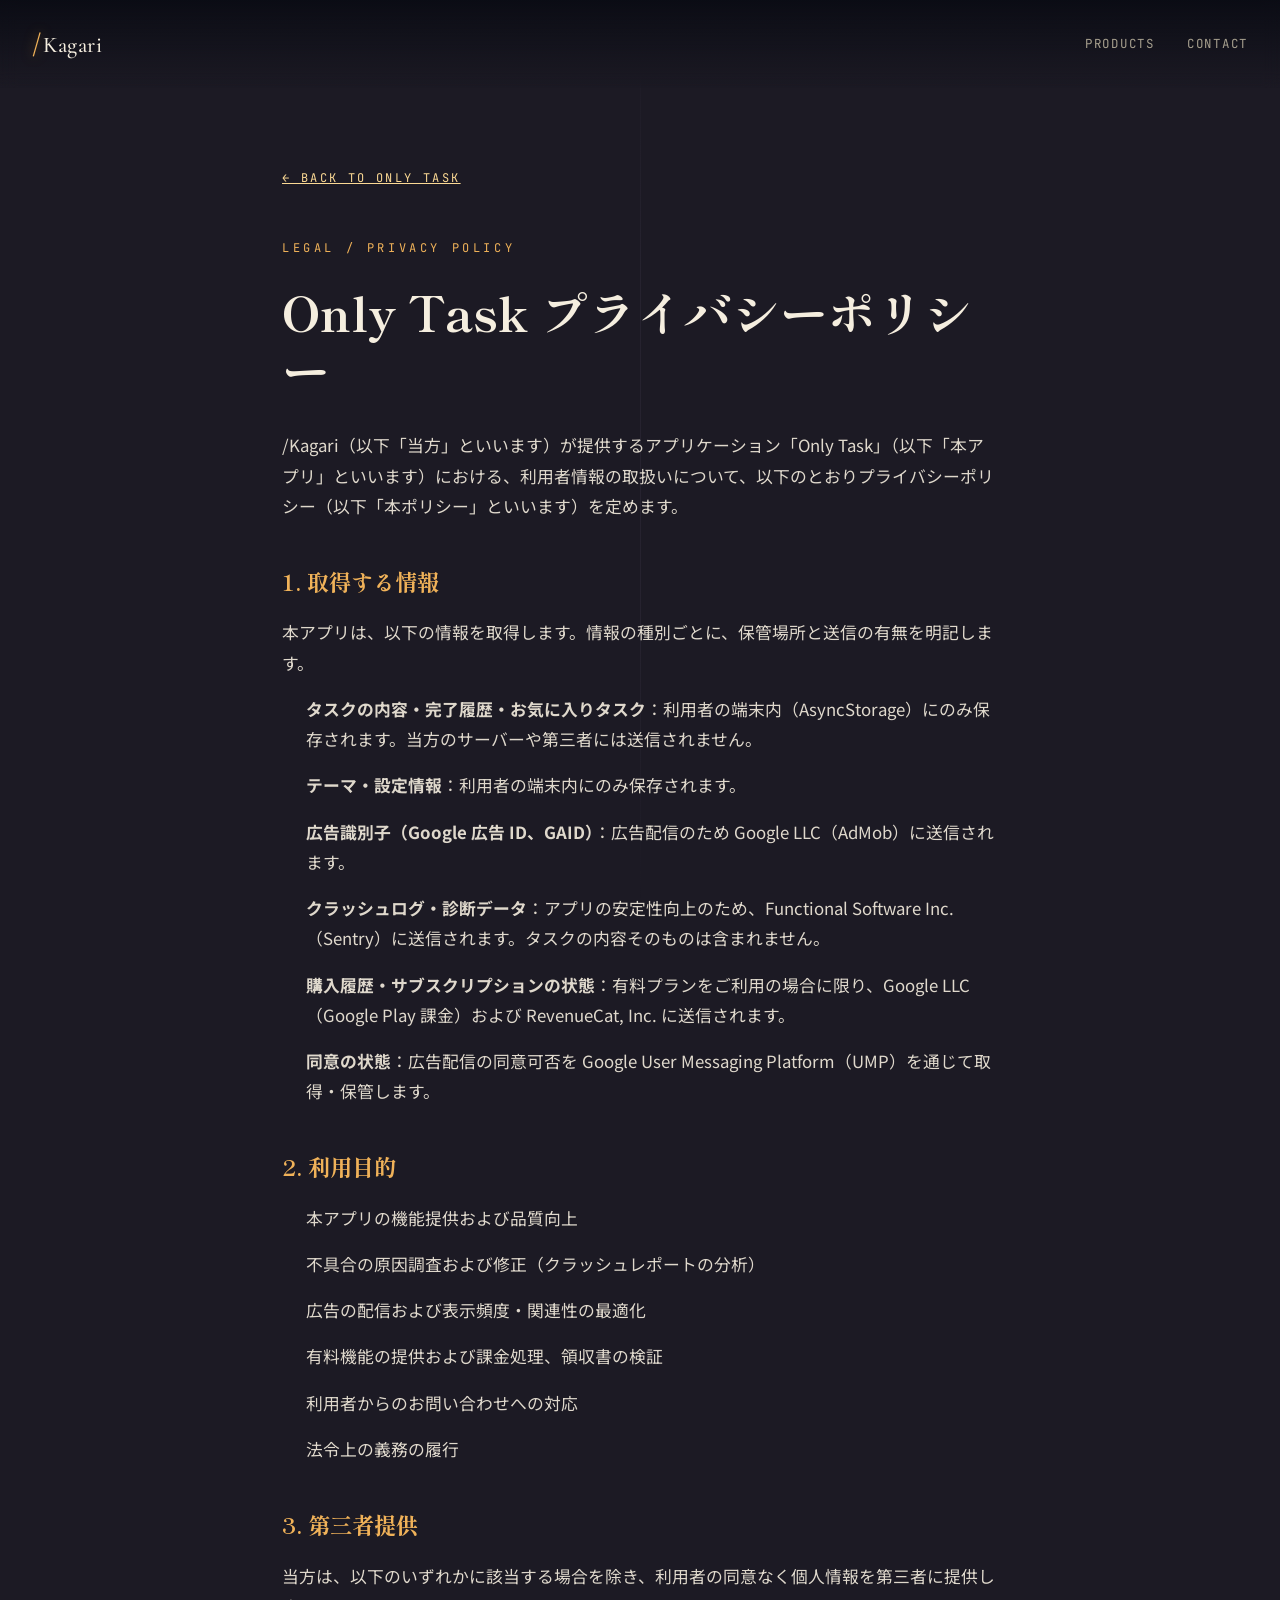
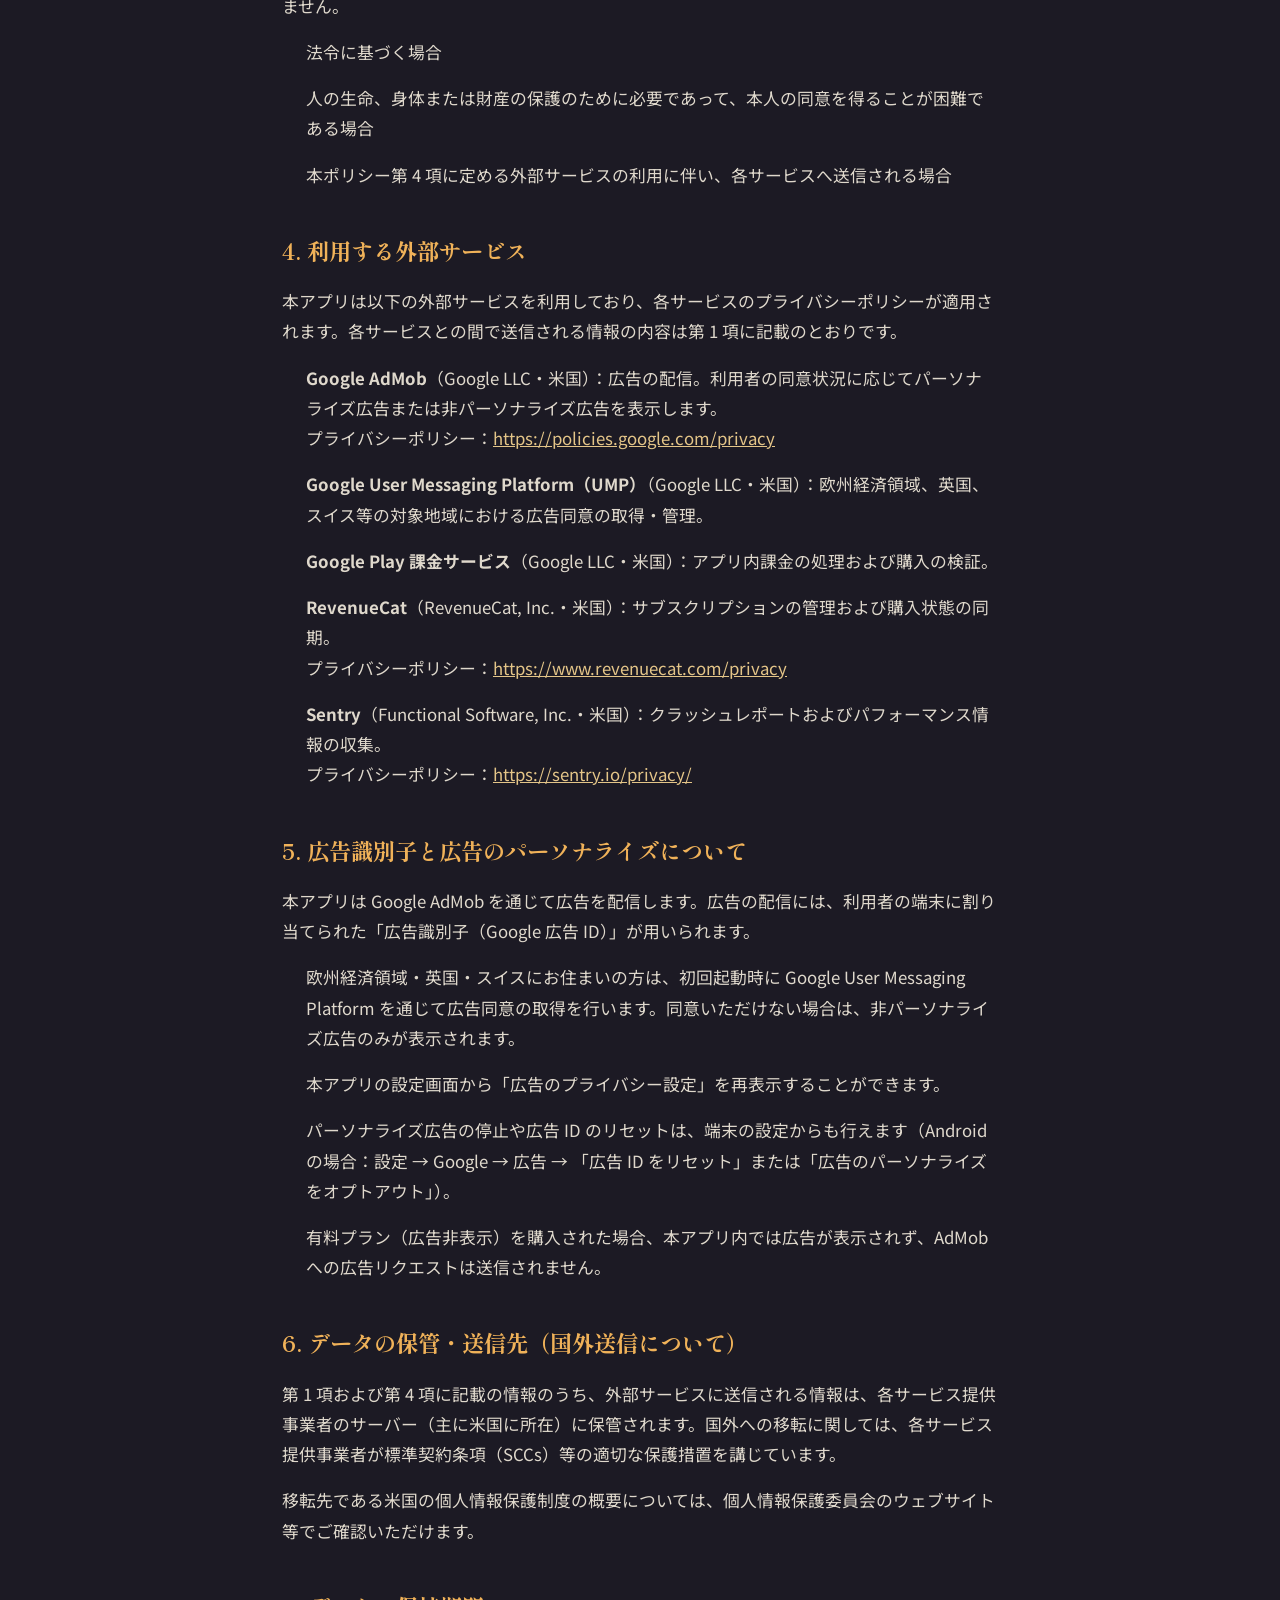
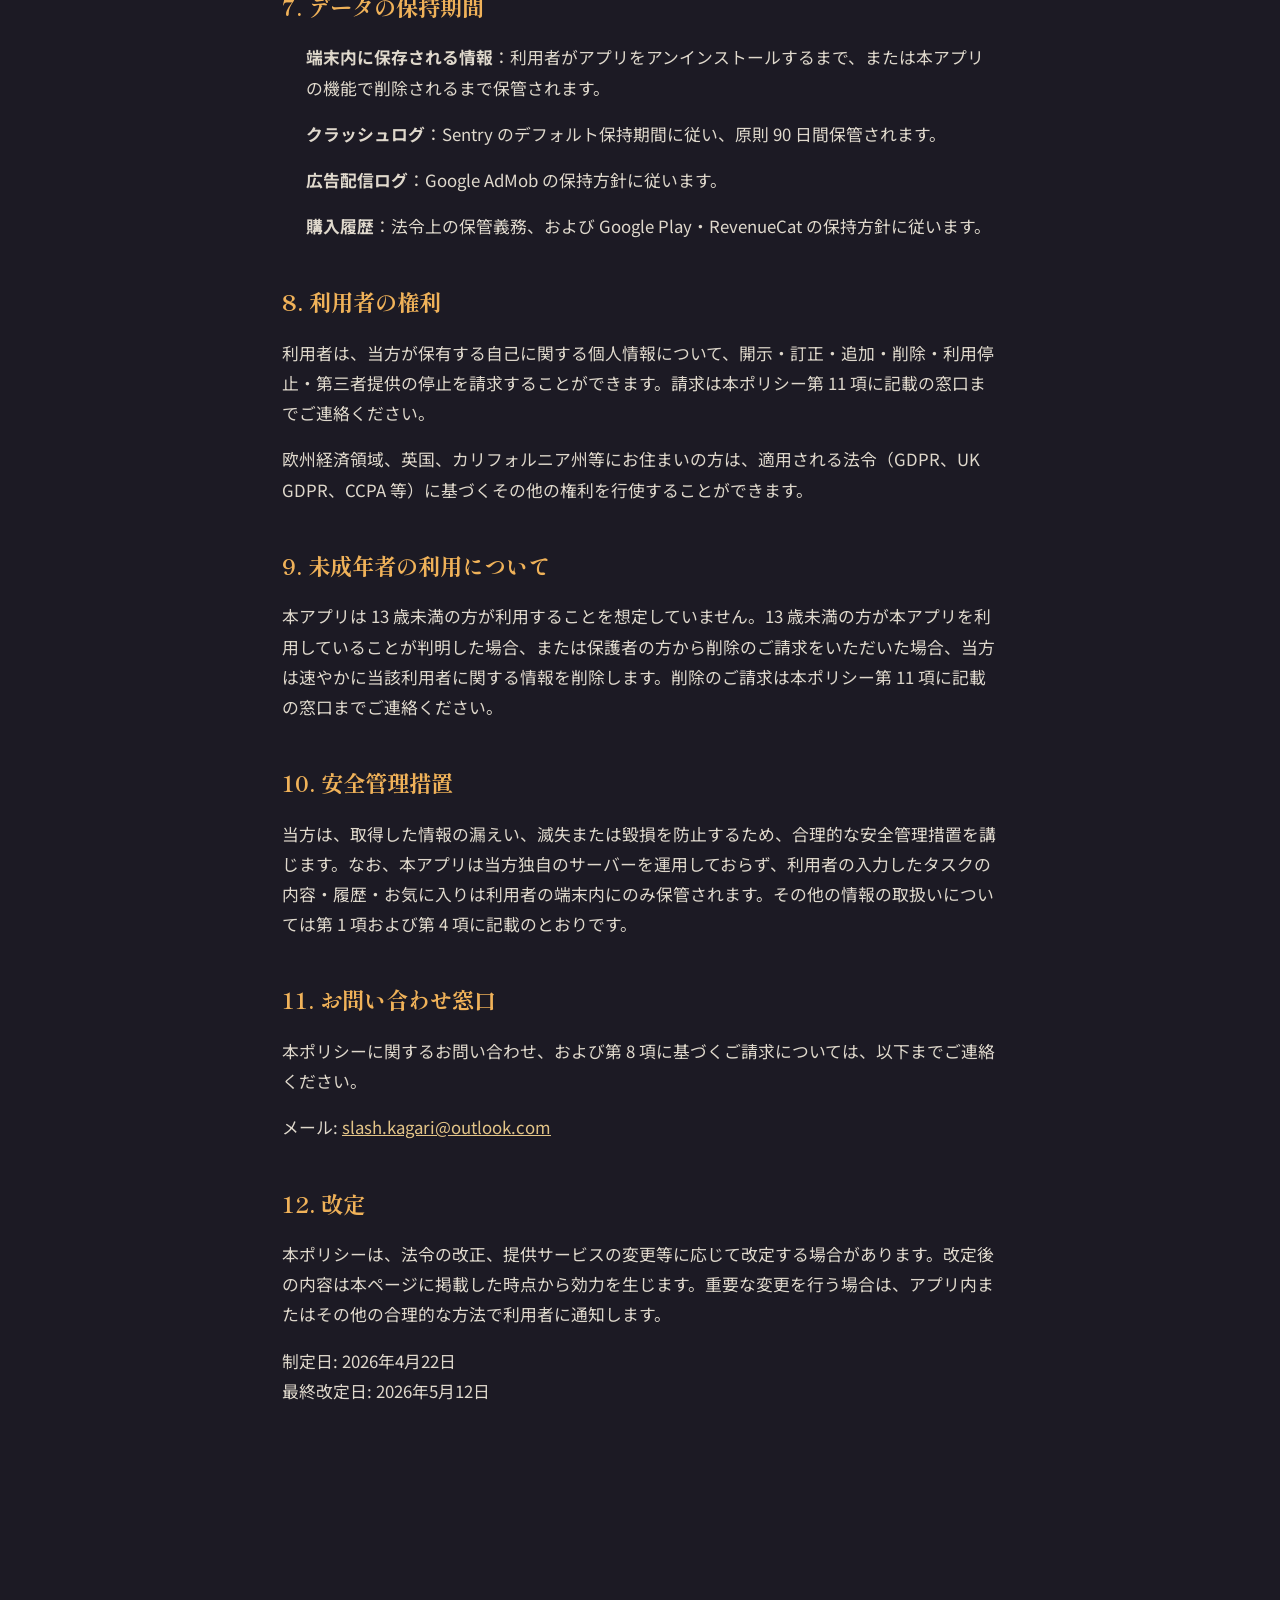
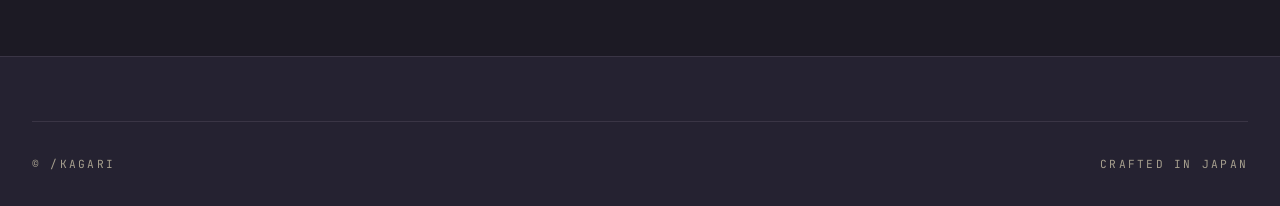
<file: legal/only-task-privacy.html>
<!-- Only Task プライバシーポリシー -->
<!DOCTYPE html>
<html lang="ja">
<head>
<meta charset="UTF-8" />
<meta name="viewport" content="width=device-width, initial-scale=1" />
<title>Only Task プライバシーポリシー — /Kagari</title>
<link rel="preconnect" href="https://fonts.googleapis.com" />
<link rel="preconnect" href="https://fonts.gstatic.com" crossorigin />
<link href="https://fonts.googleapis.com/css2?family=Shippori+Mincho:wght@500;700&family=Noto+Sans+JP:wght@300;400;600&family=Cormorant+Garamond:ital,wght@0,400;0,600;1,400&family=JetBrains+Mono:wght@400;600&display=swap" rel="stylesheet" />
<link rel="stylesheet" href="../assets/css/style.css" />
</head>
<body>
<nav class="nav" aria-label="Main navigation">
  <a href="../index.html" class="nav__brand"><span class="brand__slash">/</span><span class="brand__name">Kagari</span></a>
  <ul class="nav__menu">
    <li><a href="../index.html#products">Products</a></li>
    <li><a href="../index.html#contact">Contact</a></li>
  </ul>
</nav>

<article class="page">
  <a href="../products/only-task.html" class="page__back">← Back to Only Task</a>
  <div class="section__index">LEGAL / PRIVACY POLICY</div>
  <h1>Only Task プライバシーポリシー</h1>
  <p>/Kagari（以下「当方」といいます）が提供するアプリケーション「Only Task」（以下「本アプリ」といいます）における、利用者情報の取扱いについて、以下のとおりプライバシーポリシー（以下「本ポリシー」といいます）を定めます。</p>

  <h2>1. 取得する情報</h2>
  <p>本アプリは、以下の情報を取得します。情報の種別ごとに、保管場所と送信の有無を明記します。</p>
  <ul>
    <li><strong>タスクの内容・完了履歴・お気に入りタスク</strong>：利用者の端末内（AsyncStorage）にのみ保存されます。当方のサーバーや第三者には送信されません。</li>
    <li><strong>テーマ・設定情報</strong>：利用者の端末内にのみ保存されます。</li>
    <li><strong>広告識別子（Google 広告 ID、GAID）</strong>：広告配信のため Google LLC（AdMob）に送信されます。</li>
    <li><strong>クラッシュログ・診断データ</strong>：アプリの安定性向上のため、Functional Software Inc.（Sentry）に送信されます。タスクの内容そのものは含まれません。</li>
    <li><strong>購入履歴・サブスクリプションの状態</strong>：有料プランをご利用の場合に限り、Google LLC（Google Play 課金）および RevenueCat, Inc. に送信されます。</li>
    <li><strong>同意の状態</strong>：広告配信の同意可否を Google User Messaging Platform（UMP）を通じて取得・保管します。</li>
  </ul>

  <h2>2. 利用目的</h2>
  <ul>
    <li>本アプリの機能提供および品質向上</li>
    <li>不具合の原因調査および修正（クラッシュレポートの分析）</li>
    <li>広告の配信および表示頻度・関連性の最適化</li>
    <li>有料機能の提供および課金処理、領収書の検証</li>
    <li>利用者からのお問い合わせへの対応</li>
    <li>法令上の義務の履行</li>
  </ul>

  <h2>3. 第三者提供</h2>
  <p>当方は、以下のいずれかに該当する場合を除き、利用者の同意なく個人情報を第三者に提供しません。</p>
  <ul>
    <li>法令に基づく場合</li>
    <li>人の生命、身体または財産の保護のために必要であって、本人の同意を得ることが困難である場合</li>
    <li>本ポリシー第 4 項に定める外部サービスの利用に伴い、各サービスへ送信される場合</li>
  </ul>

  <h2>4. 利用する外部サービス</h2>
  <p>本アプリは以下の外部サービスを利用しており、各サービスのプライバシーポリシーが適用されます。各サービスとの間で送信される情報の内容は第 1 項に記載のとおりです。</p>
  <ul>
    <li><strong>Google AdMob</strong>（Google LLC・米国）：広告の配信。利用者の同意状況に応じてパーソナライズ広告または非パーソナライズ広告を表示します。<br />
      プライバシーポリシー：<a href="https://policies.google.com/privacy" target="_blank" rel="noopener noreferrer">https://policies.google.com/privacy</a></li>
    <li><strong>Google User Messaging Platform（UMP）</strong>（Google LLC・米国）：欧州経済領域、英国、スイス等の対象地域における広告同意の取得・管理。</li>
    <li><strong>Google Play 課金サービス</strong>（Google LLC・米国）：アプリ内課金の処理および購入の検証。</li>
    <li><strong>RevenueCat</strong>（RevenueCat, Inc.・米国）：サブスクリプションの管理および購入状態の同期。<br />
      プライバシーポリシー：<a href="https://www.revenuecat.com/privacy" target="_blank" rel="noopener noreferrer">https://www.revenuecat.com/privacy</a></li>
    <li><strong>Sentry</strong>（Functional Software, Inc.・米国）：クラッシュレポートおよびパフォーマンス情報の収集。<br />
      プライバシーポリシー：<a href="https://sentry.io/privacy/" target="_blank" rel="noopener noreferrer">https://sentry.io/privacy/</a></li>
  </ul>

  <h2>5. 広告識別子と広告のパーソナライズについて</h2>
  <p>本アプリは Google AdMob を通じて広告を配信します。広告の配信には、利用者の端末に割り当てられた「広告識別子（Google 広告 ID）」が用いられます。</p>
  <ul>
    <li>欧州経済領域・英国・スイスにお住まいの方は、初回起動時に Google User Messaging Platform を通じて広告同意の取得を行います。同意いただけない場合は、非パーソナライズ広告のみが表示されます。</li>
    <li>本アプリの設定画面から「広告のプライバシー設定」を再表示することができます。</li>
    <li>パーソナライズ広告の停止や広告 ID のリセットは、端末の設定からも行えます（Android の場合：設定 → Google → 広告 → 「広告 ID をリセット」または「広告のパーソナライズをオプトアウト」）。</li>
    <li>有料プラン（広告非表示）を購入された場合、本アプリ内では広告が表示されず、AdMob への広告リクエストは送信されません。</li>
  </ul>

  <h2>6. データの保管・送信先（国外送信について）</h2>
  <p>第 1 項および第 4 項に記載の情報のうち、外部サービスに送信される情報は、各サービス提供事業者のサーバー（主に米国に所在）に保管されます。国外への移転に関しては、各サービス提供事業者が標準契約条項（SCCs）等の適切な保護措置を講じています。</p>
  <p>移転先である米国の個人情報保護制度の概要については、個人情報保護委員会のウェブサイト等でご確認いただけます。</p>

  <h2>7. データの保持期間</h2>
  <ul>
    <li><strong>端末内に保存される情報</strong>：利用者がアプリをアンインストールするまで、または本アプリの機能で削除されるまで保管されます。</li>
    <li><strong>クラッシュログ</strong>：Sentry のデフォルト保持期間に従い、原則 90 日間保管されます。</li>
    <li><strong>広告配信ログ</strong>：Google AdMob の保持方針に従います。</li>
    <li><strong>購入履歴</strong>：法令上の保管義務、および Google Play・RevenueCat の保持方針に従います。</li>
  </ul>

  <h2>8. 利用者の権利</h2>
  <p>利用者は、当方が保有する自己に関する個人情報について、開示・訂正・追加・削除・利用停止・第三者提供の停止を請求することができます。請求は本ポリシー第 11 項に記載の窓口までご連絡ください。</p>
  <p>欧州経済領域、英国、カリフォルニア州等にお住まいの方は、適用される法令（GDPR、UK GDPR、CCPA 等）に基づくその他の権利を行使することができます。</p>

  <h2>9. 未成年者の利用について</h2>
  <p>本アプリは 13 歳未満の方が利用することを想定していません。13 歳未満の方が本アプリを利用していることが判明した場合、または保護者の方から削除のご請求をいただいた場合、当方は速やかに当該利用者に関する情報を削除します。削除のご請求は本ポリシー第 11 項に記載の窓口までご連絡ください。</p>

  <h2>10. 安全管理措置</h2>
  <p>当方は、取得した情報の漏えい、滅失または毀損を防止するため、合理的な安全管理措置を講じます。なお、本アプリは当方独自のサーバーを運用しておらず、利用者の入力したタスクの内容・履歴・お気に入りは利用者の端末内にのみ保管されます。その他の情報の取扱いについては第 1 項および第 4 項に記載のとおりです。</p>

  <h2>11. お問い合わせ窓口</h2>
  <p>本ポリシーに関するお問い合わせ、および第 8 項に基づくご請求については、以下までご連絡ください。</p>
  <p>メール: <a href="mailto:slash.kagari@outlook.com">slash.kagari@outlook.com</a></p>

  <h2>12. 改定</h2>
  <p>本ポリシーは、法令の改正、提供サービスの変更等に応じて改定する場合があります。改定後の内容は本ページに掲載した時点から効力を生じます。重要な変更を行う場合は、アプリ内またはその他の合理的な方法で利用者に通知します。</p>

  <p>制定日: 2026年4月22日<br />最終改定日: 2026年5月12日</p>
</article>

<footer class="footer">
  <div class="footer__bottom">
    <span>© /Kagari</span>
    <span class="footer__meta">Crafted in Japan</span>
  </div>
</footer>
</body>
</html>
</file>
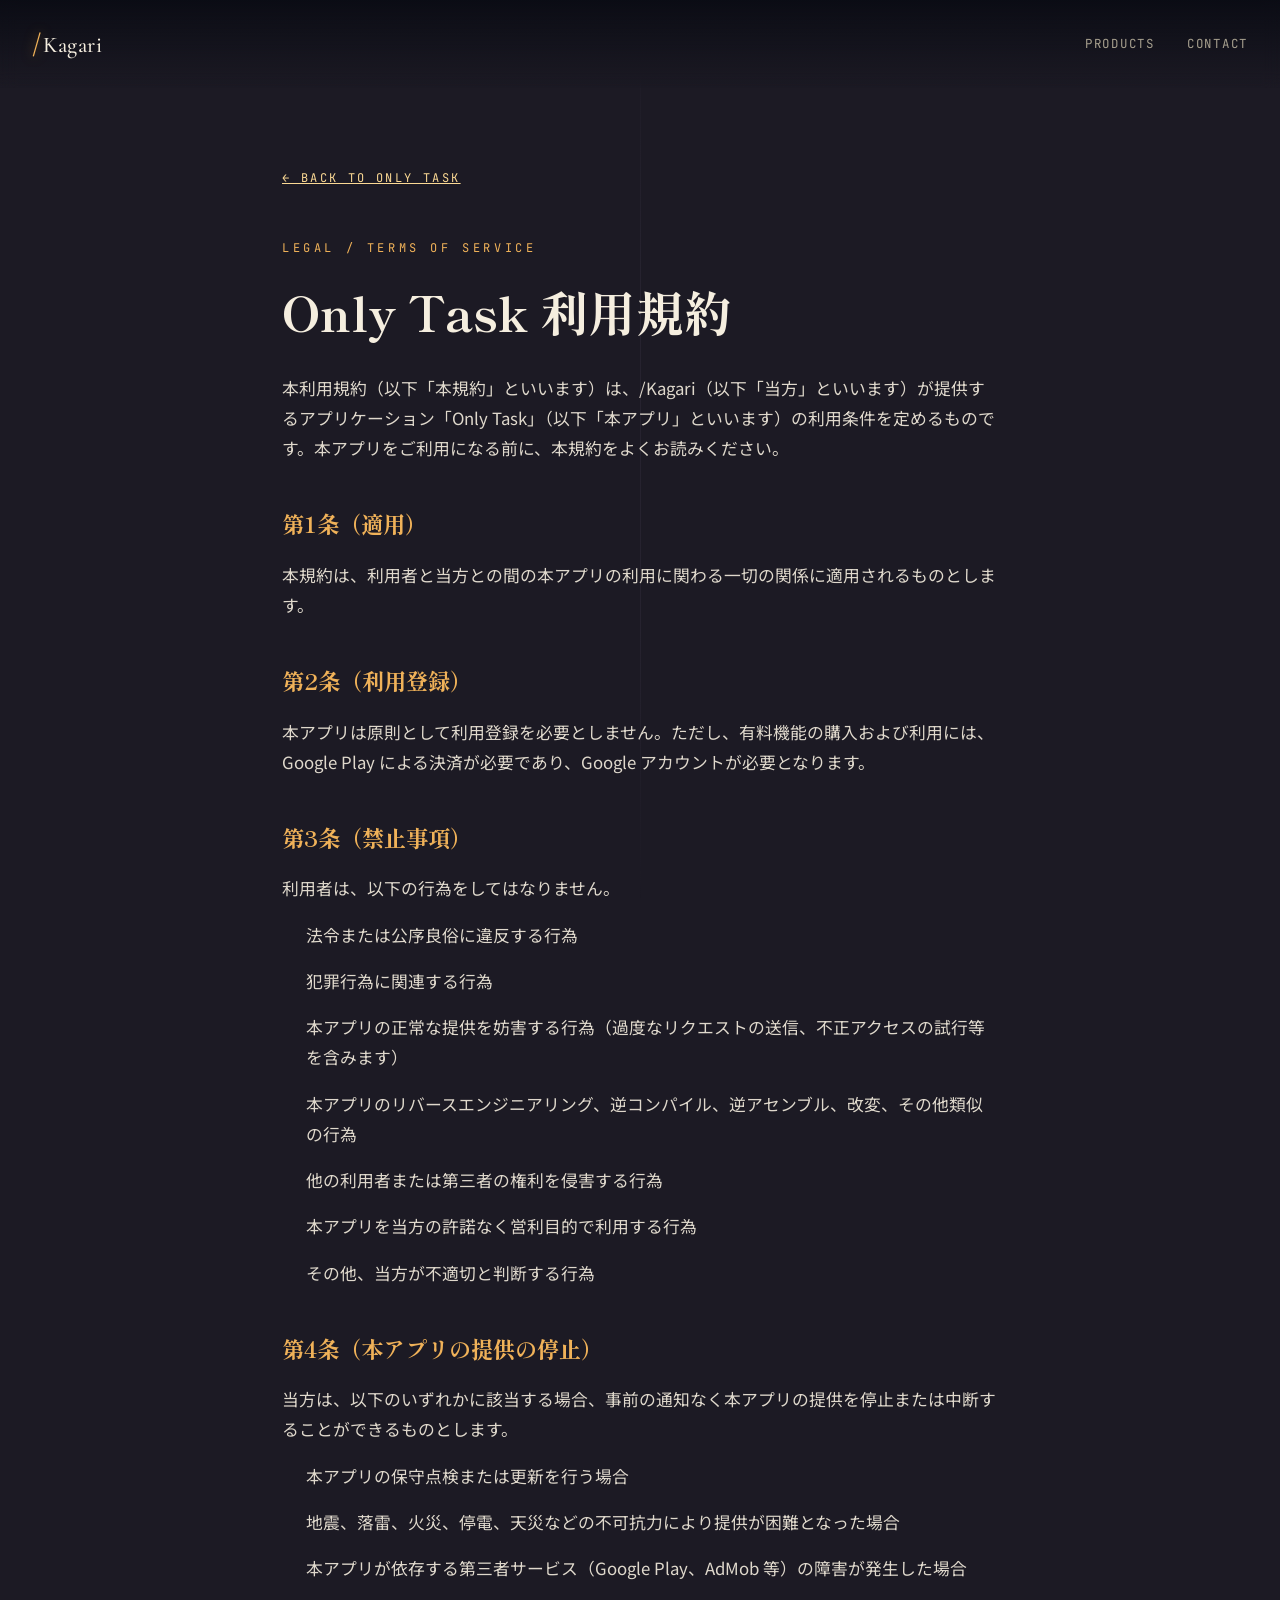
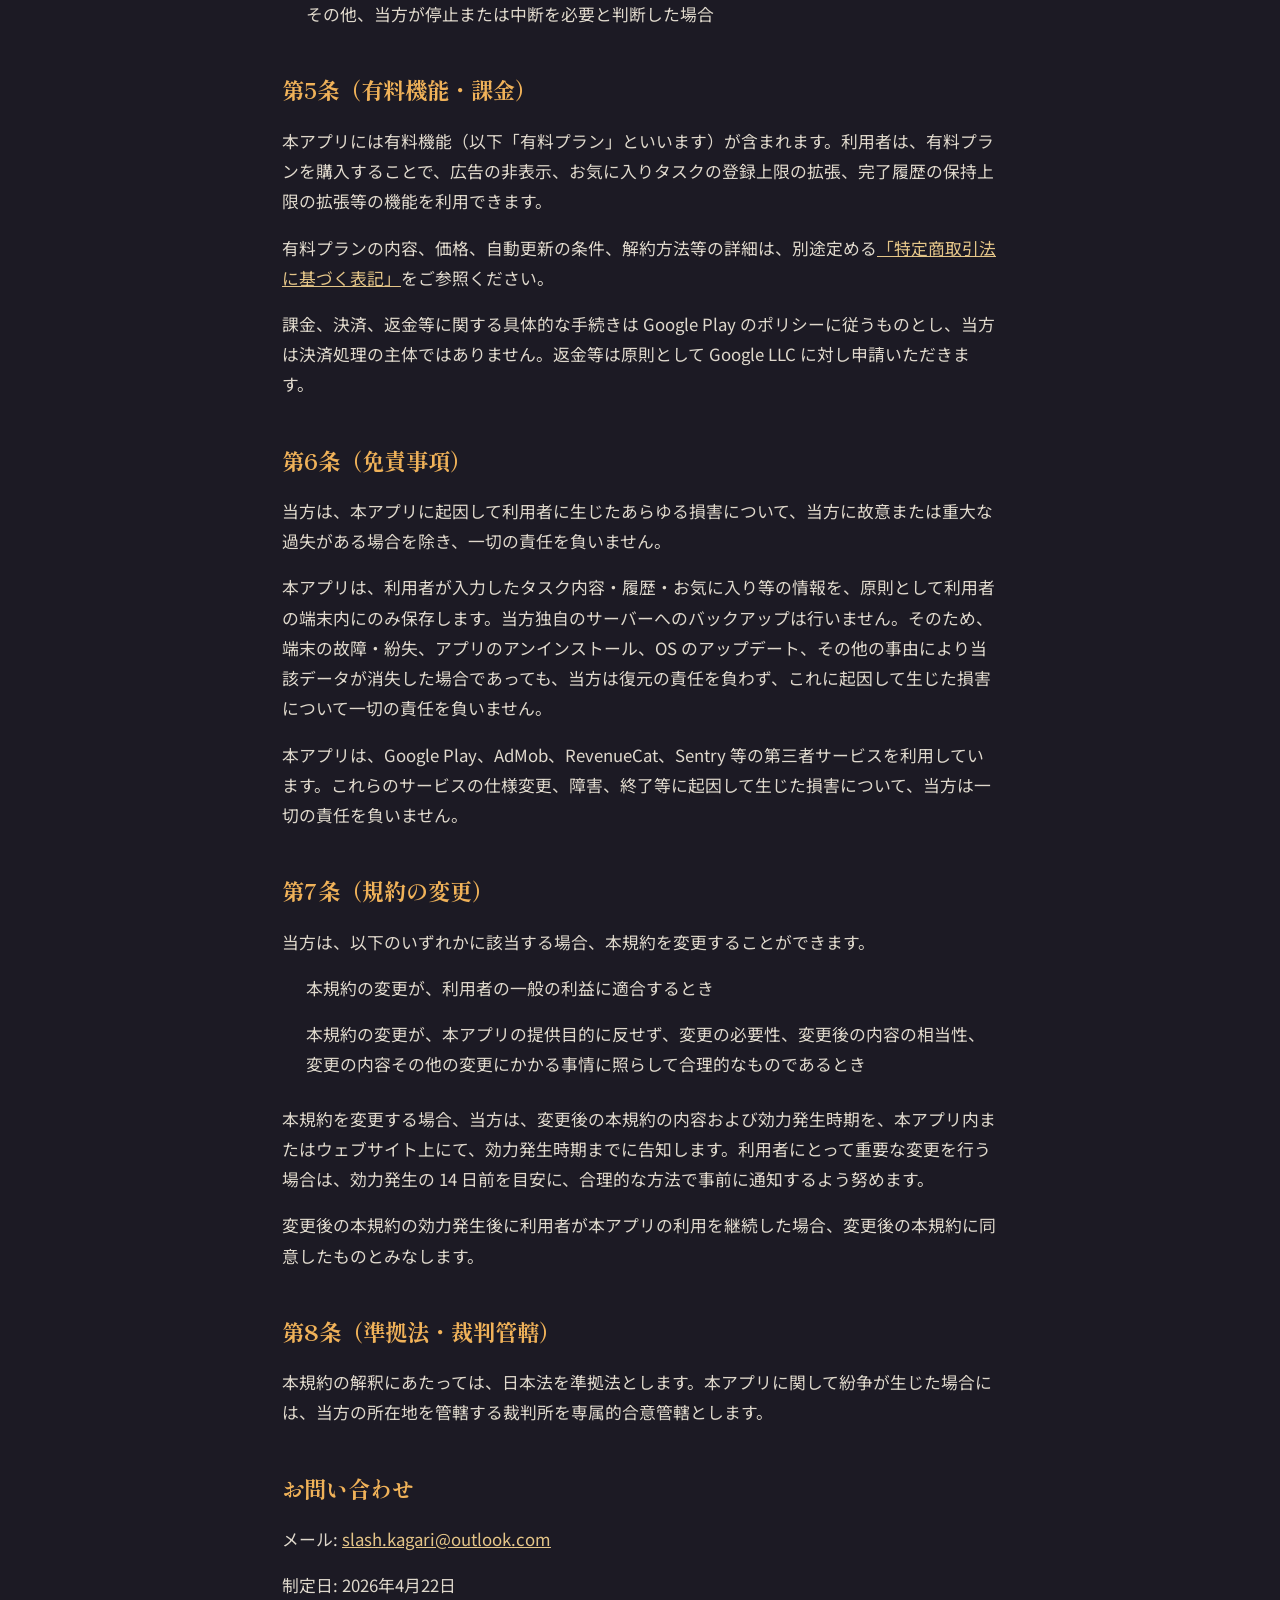
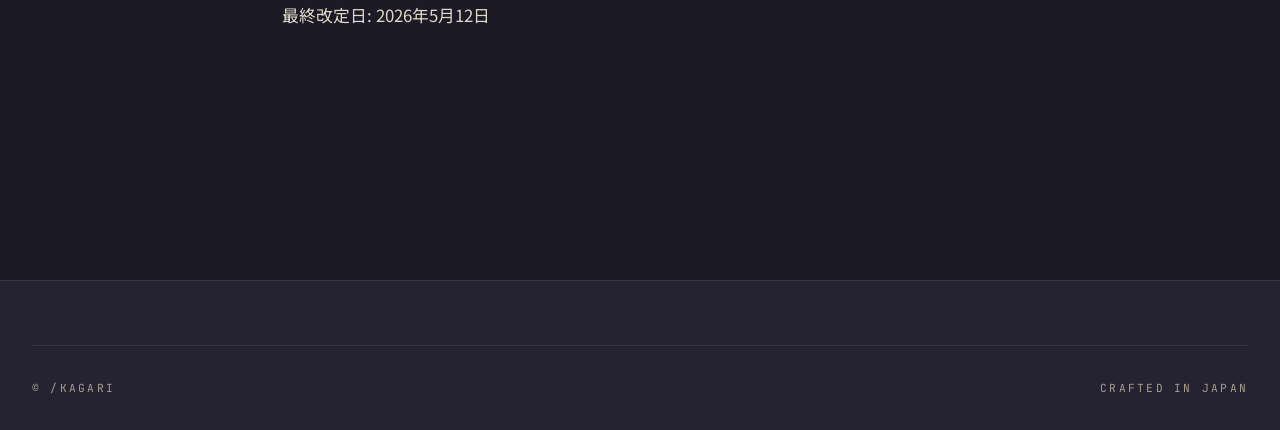
<file: legal/only-task-terms.html>
<!-- Only Task 利用規約 -->
<!DOCTYPE html>
<html lang="ja">
<head>
<meta charset="UTF-8" />
<meta name="viewport" content="width=device-width, initial-scale=1" />
<title>Only Task 利用規約 — /Kagari</title>
<link rel="preconnect" href="https://fonts.googleapis.com" />
<link rel="preconnect" href="https://fonts.gstatic.com" crossorigin />
<link href="https://fonts.googleapis.com/css2?family=Shippori+Mincho:wght@500;700&family=Noto+Sans+JP:wght@300;400;600&family=Cormorant+Garamond:ital,wght@0,400;0,600;1,400&family=JetBrains+Mono:wght@400;600&display=swap" rel="stylesheet" />
<link rel="stylesheet" href="../assets/css/style.css" />
</head>
<body>
<nav class="nav" aria-label="Main navigation">
  <a href="../index.html" class="nav__brand"><span class="brand__slash">/</span><span class="brand__name">Kagari</span></a>
  <ul class="nav__menu">
    <li><a href="../index.html#products">Products</a></li>
    <li><a href="../index.html#contact">Contact</a></li>
  </ul>
</nav>

<article class="page">
  <a href="../products/only-task.html" class="page__back">← Back to Only Task</a>
  <div class="section__index">LEGAL / TERMS OF SERVICE</div>
  <h1>Only Task 利用規約</h1>
  <p>本利用規約（以下「本規約」といいます）は、/Kagari（以下「当方」といいます）が提供するアプリケーション「Only Task」（以下「本アプリ」といいます）の利用条件を定めるものです。本アプリをご利用になる前に、本規約をよくお読みください。</p>

  <h2>第1条（適用）</h2>
  <p>本規約は、利用者と当方との間の本アプリの利用に関わる一切の関係に適用されるものとします。</p>

  <h2>第2条（利用登録）</h2>
  <p>本アプリは原則として利用登録を必要としません。ただし、有料機能の購入および利用には、Google Play による決済が必要であり、Google アカウントが必要となります。</p>

  <h2>第3条（禁止事項）</h2>
  <p>利用者は、以下の行為をしてはなりません。</p>
  <ul>
    <li>法令または公序良俗に違反する行為</li>
    <li>犯罪行為に関連する行為</li>
    <li>本アプリの正常な提供を妨害する行為（過度なリクエストの送信、不正アクセスの試行等を含みます）</li>
    <li>本アプリのリバースエンジニアリング、逆コンパイル、逆アセンブル、改変、その他類似の行為</li>
    <li>他の利用者または第三者の権利を侵害する行為</li>
    <li>本アプリを当方の許諾なく営利目的で利用する行為</li>
    <li>その他、当方が不適切と判断する行為</li>
  </ul>

  <h2>第4条（本アプリの提供の停止）</h2>
  <p>当方は、以下のいずれかに該当する場合、事前の通知なく本アプリの提供を停止または中断することができるものとします。</p>
  <ul>
    <li>本アプリの保守点検または更新を行う場合</li>
    <li>地震、落雷、火災、停電、天災などの不可抗力により提供が困難となった場合</li>
    <li>本アプリが依存する第三者サービス（Google Play、AdMob 等）の障害が発生した場合</li>
    <li>その他、当方が停止または中断を必要と判断した場合</li>
  </ul>

  <h2>第5条（有料機能・課金）</h2>
  <p>本アプリには有料機能（以下「有料プラン」といいます）が含まれます。利用者は、有料プランを購入することで、広告の非表示、お気に入りタスクの登録上限の拡張、完了履歴の保持上限の拡張等の機能を利用できます。</p>
  <p>有料プランの内容、価格、自動更新の条件、解約方法等の詳細は、別途定める<a href="./only-task-tokushoho.html">「特定商取引法に基づく表記」</a>をご参照ください。</p>
  <p>課金、決済、返金等に関する具体的な手続きは Google Play のポリシーに従うものとし、当方は決済処理の主体ではありません。返金等は原則として Google LLC に対し申請いただきます。</p>

  <h2>第6条（免責事項）</h2>
  <p>当方は、本アプリに起因して利用者に生じたあらゆる損害について、当方に故意または重大な過失がある場合を除き、一切の責任を負いません。</p>
  <p>本アプリは、利用者が入力したタスク内容・履歴・お気に入り等の情報を、原則として利用者の端末内にのみ保存します。当方独自のサーバーへのバックアップは行いません。そのため、端末の故障・紛失、アプリのアンインストール、OS のアップデート、その他の事由により当該データが消失した場合であっても、当方は復元の責任を負わず、これに起因して生じた損害について一切の責任を負いません。</p>
  <p>本アプリは、Google Play、AdMob、RevenueCat、Sentry 等の第三者サービスを利用しています。これらのサービスの仕様変更、障害、終了等に起因して生じた損害について、当方は一切の責任を負いません。</p>

  <h2>第7条（規約の変更）</h2>
  <p>当方は、以下のいずれかに該当する場合、本規約を変更することができます。</p>
  <ul>
    <li>本規約の変更が、利用者の一般の利益に適合するとき</li>
    <li>本規約の変更が、本アプリの提供目的に反せず、変更の必要性、変更後の内容の相当性、変更の内容その他の変更にかかる事情に照らして合理的なものであるとき</li>
  </ul>
  <p>本規約を変更する場合、当方は、変更後の本規約の内容および効力発生時期を、本アプリ内またはウェブサイト上にて、効力発生時期までに告知します。利用者にとって重要な変更を行う場合は、効力発生の 14 日前を目安に、合理的な方法で事前に通知するよう努めます。</p>
  <p>変更後の本規約の効力発生後に利用者が本アプリの利用を継続した場合、変更後の本規約に同意したものとみなします。</p>

  <h2>第8条（準拠法・裁判管轄）</h2>
  <p>本規約の解釈にあたっては、日本法を準拠法とします。本アプリに関して紛争が生じた場合には、当方の所在地を管轄する裁判所を専属的合意管轄とします。</p>

  <h2>お問い合わせ</h2>
  <p>メール: <a href="mailto:slash.kagari@outlook.com">slash.kagari@outlook.com</a></p>

  <p>制定日: 2026年4月22日<br />最終改定日: 2026年5月12日</p>
</article>

<footer class="footer">
  <div class="footer__bottom">
    <span>© /Kagari</span>
    <span class="footer__meta">Crafted in Japan</span>
  </div>
</footer>
</body>
</html>
</file>
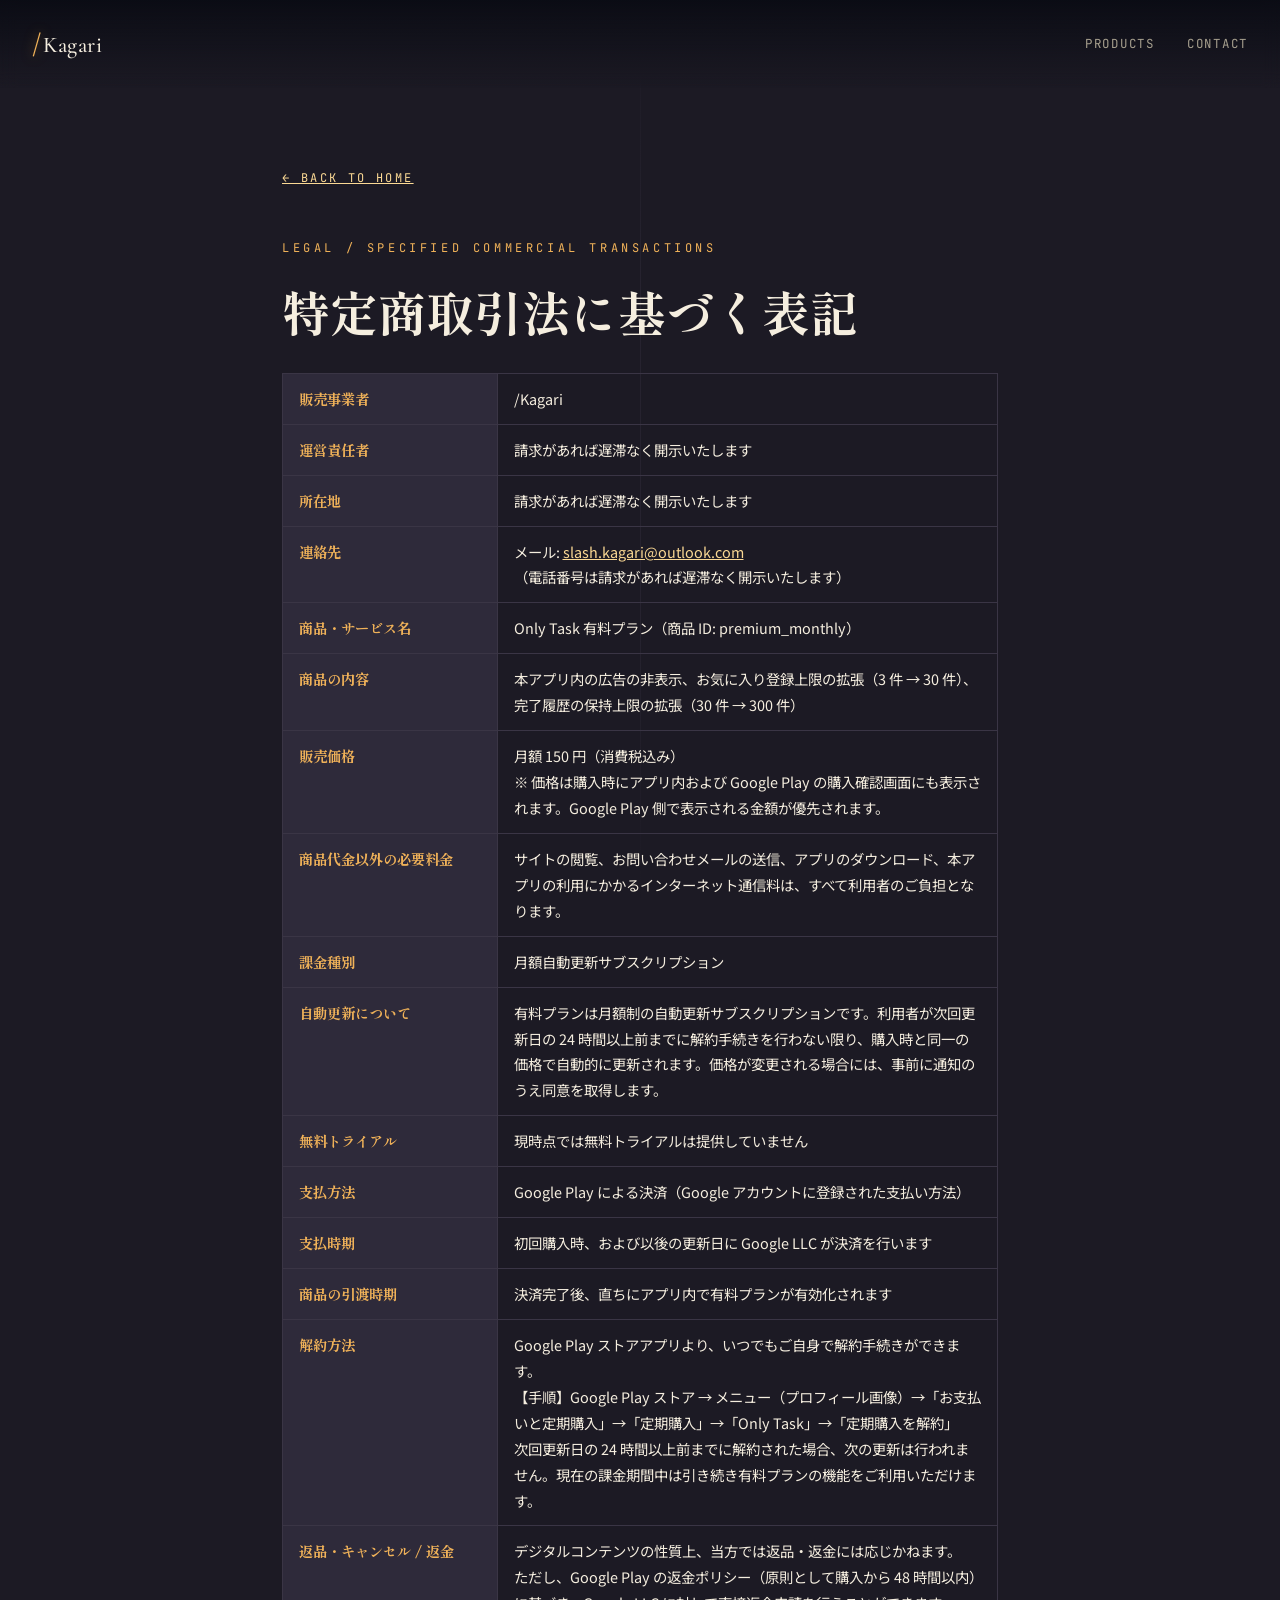
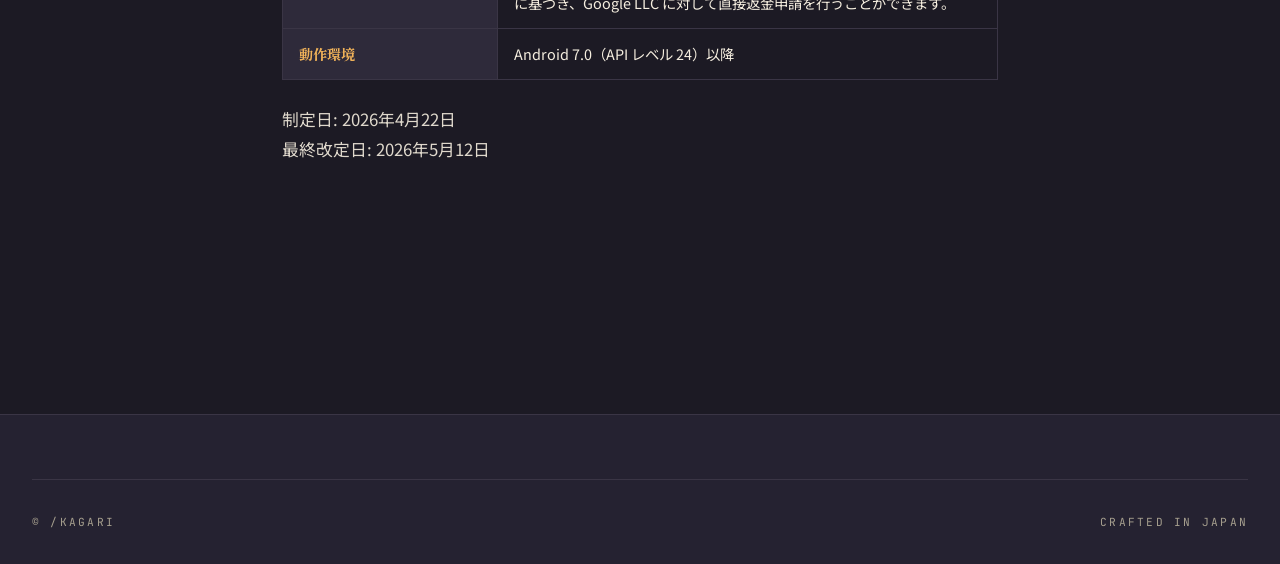
<file: legal/only-task-tokushoho.html>
<!-- Only Task 特定商取引法に基づく表記 -->
<!DOCTYPE html>
<html lang="ja">
<head>
<meta charset="UTF-8" />
<meta name="viewport" content="width=device-width, initial-scale=1" />
<title>特定商取引法に基づく表記 — /Kagari</title>
<link rel="preconnect" href="https://fonts.googleapis.com" />
<link rel="preconnect" href="https://fonts.gstatic.com" crossorigin />
<link href="https://fonts.googleapis.com/css2?family=Shippori+Mincho:wght@500;700&family=Noto+Sans+JP:wght@300;400;600&family=Cormorant+Garamond:ital,wght@0,400;0,600;1,400&family=JetBrains+Mono:wght@400;600&display=swap" rel="stylesheet" />
<link rel="stylesheet" href="../assets/css/style.css" />
</head>
<body>
<nav class="nav" aria-label="Main navigation">
  <a href="../index.html" class="nav__brand"><span class="brand__slash">/</span><span class="brand__name">Kagari</span></a>
  <ul class="nav__menu">
    <li><a href="../index.html#products">Products</a></li>
    <li><a href="../index.html#contact">Contact</a></li>
  </ul>
</nav>

<article class="page">
  <a href="../index.html" class="page__back">← Back to Home</a>
  <div class="section__index">LEGAL / SPECIFIED COMMERCIAL TRANSACTIONS</div>
  <h1>特定商取引法に基づく表記</h1>

  <table>
    <tr><th>販売事業者</th><td>/Kagari</td></tr>
    <tr><th>運営責任者</th><td>請求があれば遅滞なく開示いたします</td></tr>
    <tr><th>所在地</th><td>請求があれば遅滞なく開示いたします</td></tr>
    <tr><th>連絡先</th><td>メール: <a href="mailto:slash.kagari@outlook.com">slash.kagari@outlook.com</a><br />（電話番号は請求があれば遅滞なく開示いたします）</td></tr>

    <tr><th>商品・サービス名</th><td>Only Task 有料プラン（商品 ID: premium_monthly）</td></tr>
    <tr><th>商品の内容</th><td>本アプリ内の広告の非表示、お気に入り登録上限の拡張（3 件 → 30 件）、完了履歴の保持上限の拡張（30 件 → 300 件）</td></tr>
    <tr><th>販売価格</th><td>月額 150 円（消費税込み）<br />※ 価格は購入時にアプリ内および Google Play の購入確認画面にも表示されます。Google Play 側で表示される金額が優先されます。</td></tr>
    <tr><th>商品代金以外の必要料金</th><td>サイトの閲覧、お問い合わせメールの送信、アプリのダウンロード、本アプリの利用にかかるインターネット通信料は、すべて利用者のご負担となります。</td></tr>
    <tr><th>課金種別</th><td>月額自動更新サブスクリプション</td></tr>
    <tr><th>自動更新について</th><td>有料プランは月額制の自動更新サブスクリプションです。利用者が次回更新日の 24 時間以上前までに解約手続きを行わない限り、購入時と同一の価格で自動的に更新されます。価格が変更される場合には、事前に通知のうえ同意を取得します。</td></tr>
    <tr><th>無料トライアル</th><td>現時点では無料トライアルは提供していません</td></tr>

    <tr><th>支払方法</th><td>Google Play による決済（Google アカウントに登録された支払い方法）</td></tr>
    <tr><th>支払時期</th><td>初回購入時、および以後の更新日に Google LLC が決済を行います</td></tr>
    <tr><th>商品の引渡時期</th><td>決済完了後、直ちにアプリ内で有料プランが有効化されます</td></tr>

    <tr><th>解約方法</th>
        <td>Google Play ストアアプリより、いつでもご自身で解約手続きができます。<br />
        【手順】Google Play ストア → メニュー（プロフィール画像）→「お支払いと定期購入」→「定期購入」→「Only Task」→「定期購入を解約」<br />
        次回更新日の 24 時間以上前までに解約された場合、次の更新は行われません。現在の課金期間中は引き続き有料プランの機能をご利用いただけます。</td></tr>
    <tr><th>返品・キャンセル / 返金</th>
        <td>デジタルコンテンツの性質上、当方では返品・返金には応じかねます。<br />
        ただし、Google Play の返金ポリシー（原則として購入から 48 時間以内）に基づき、Google LLC に対して直接返金申請を行うことができます。</td></tr>

    <tr><th>動作環境</th><td>Android 7.0（API レベル 24）以降</td></tr>
  </table>

  <p>制定日: 2026年4月22日<br />最終改定日: 2026年5月12日</p>
</article>

<footer class="footer">
  <div class="footer__bottom">
    <span>© /Kagari</span>
    <span class="footer__meta">Crafted in Japan</span>
  </div>
</footer>
</body>
</html>
</file>
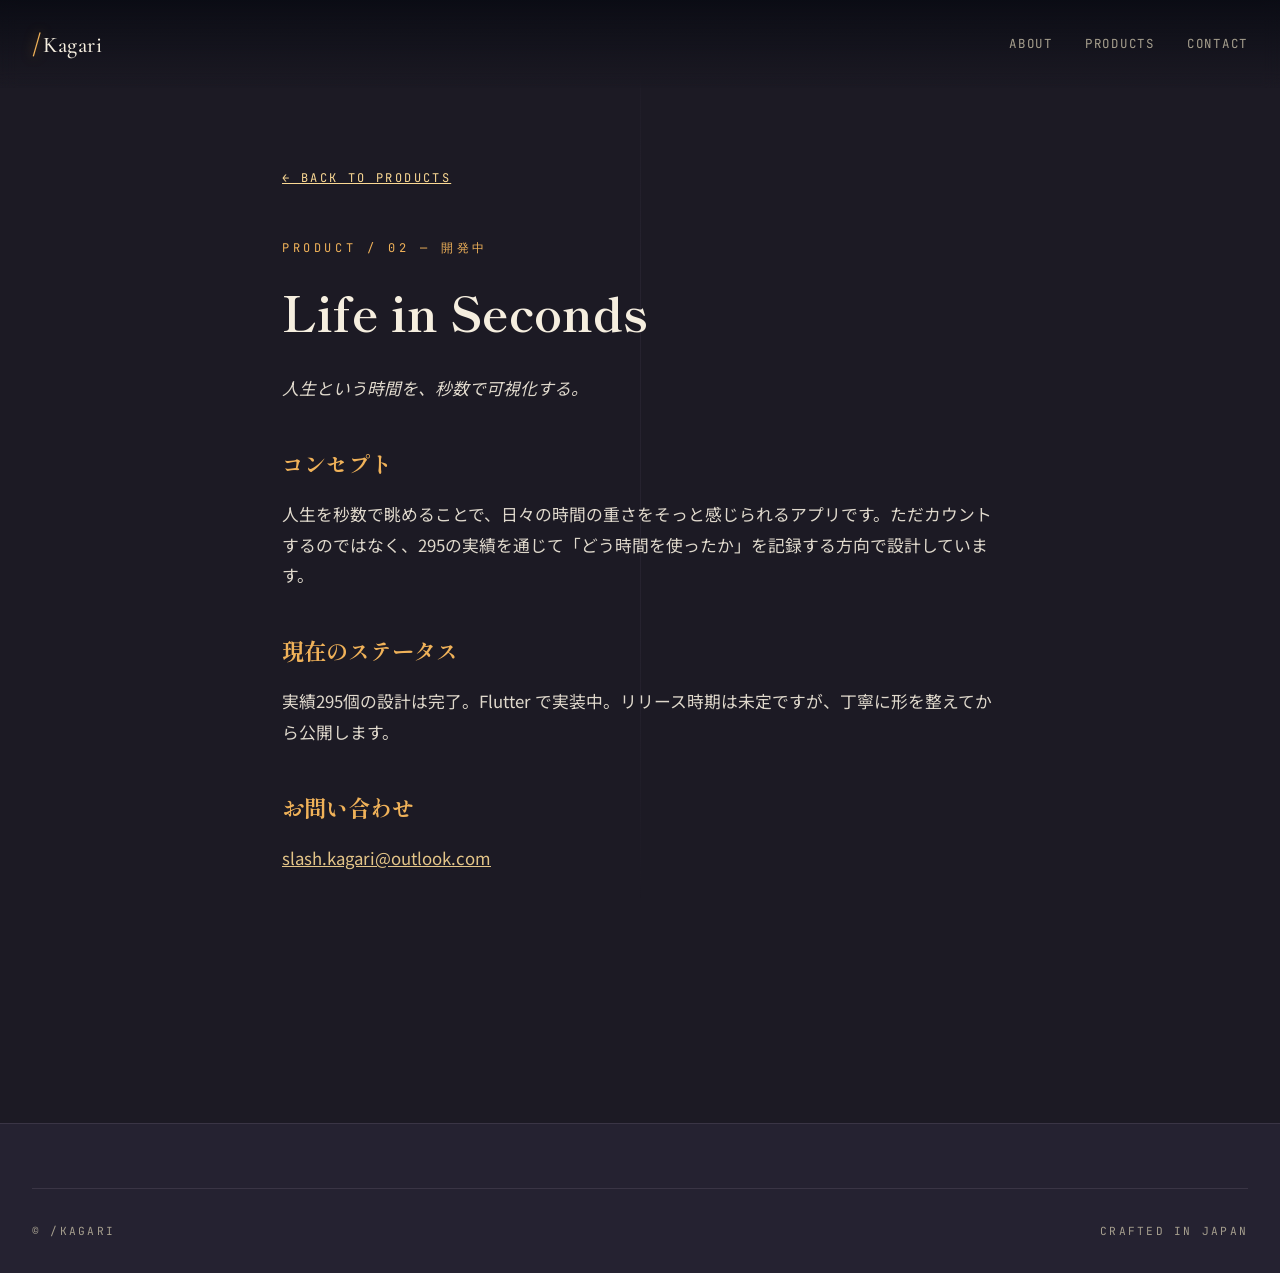
<file: products/life-in-seconds.html>
<!-- Life in Seconds 詳細ページ -->
<!DOCTYPE html>
<html lang="ja">
<head>
<meta charset="UTF-8" />
<meta name="viewport" content="width=device-width, initial-scale=1" />
<title>Life in Seconds — /Kagari</title>
<meta name="description" content="人生を秒数で可視化するアプリ Life in Seconds（開発中）。" />
<link rel="preconnect" href="https://fonts.googleapis.com" />
<link rel="preconnect" href="https://fonts.gstatic.com" crossorigin />
<link href="https://fonts.googleapis.com/css2?family=Shippori+Mincho:wght@500;700&family=Noto+Sans+JP:wght@300;400;600&family=Cormorant+Garamond:ital,wght@0,400;0,600;1,400&family=JetBrains+Mono:wght@400;600&display=swap" rel="stylesheet" />
<link rel="stylesheet" href="../assets/css/style.css" />
</head>
<body>
<nav class="nav" aria-label="Main navigation">
  <a href="../index.html" class="nav__brand"><span class="brand__slash">/</span><span class="brand__name">Kagari</span></a>
  <ul class="nav__menu">
    <li><a href="../index.html#about">About</a></li>
    <li><a href="../index.html#products">Products</a></li>
    <li><a href="../index.html#contact">Contact</a></li>
  </ul>
</nav>

<article class="page">
  <a href="../index.html#products" class="page__back">← Back to Products</a>
  <div class="section__index">PRODUCT / 02 — 開発中</div>
  <h1>Life in Seconds</h1>
  <p><em>人生という時間を、秒数で可視化する。</em></p>

  <h2>コンセプト</h2>
  <p>人生を秒数で眺めることで、日々の時間の重さをそっと感じられるアプリです。ただカウントするのではなく、295の実績を通じて「どう時間を使ったか」を記録する方向で設計しています。</p>

  <h2>現在のステータス</h2>
  <p>実績295個の設計は完了。Flutter で実装中。リリース時期は未定ですが、丁寧に形を整えてから公開します。</p>

  <h2>お問い合わせ</h2>
  <p><a href="mailto:slash.kagari@outlook.com">slash.kagari@outlook.com</a></p>
</article>

<footer class="footer">
  <div class="footer__bottom">
    <span>© /Kagari</span>
    <span class="footer__meta">Crafted in Japan</span>
  </div>
</footer>
</body>
</html>
</file>
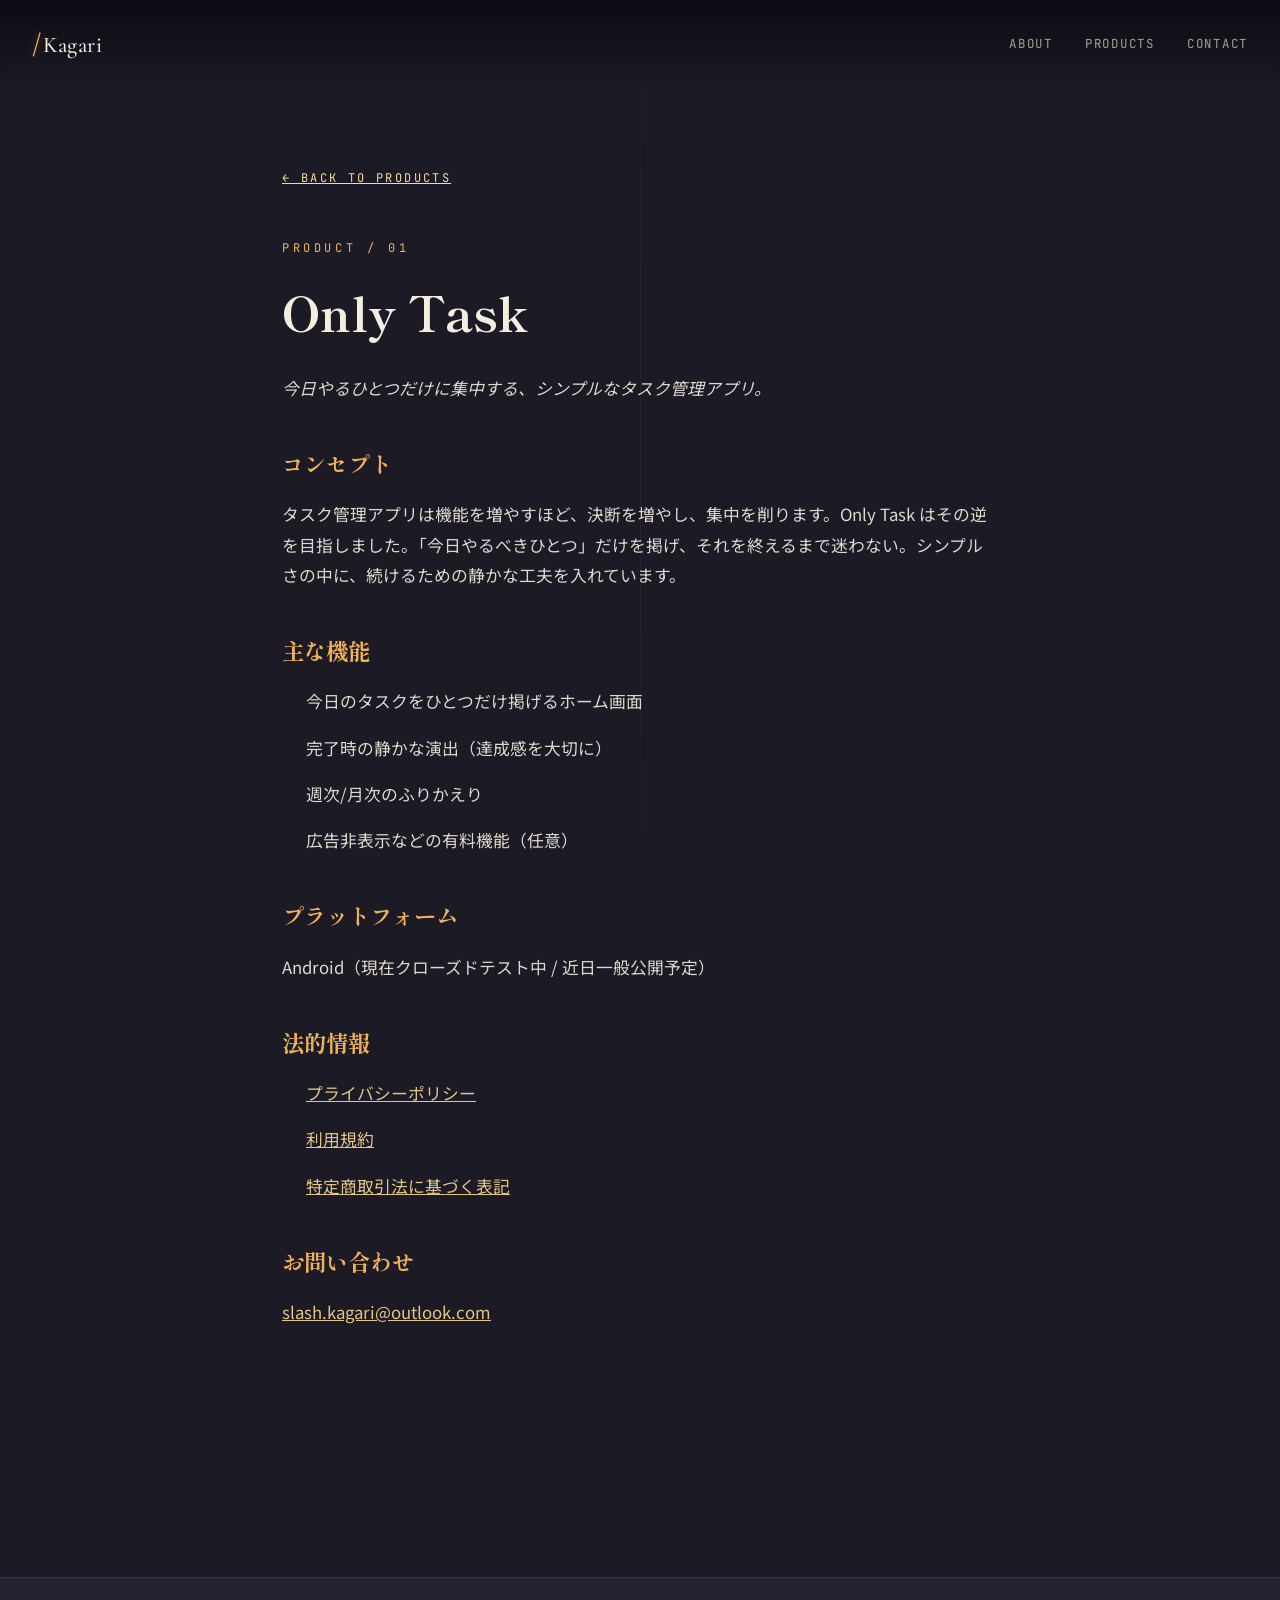
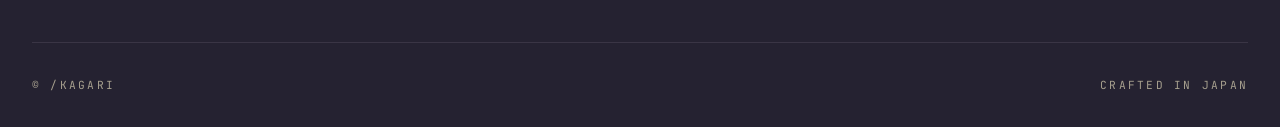
<file: products/only-task.html>
<!-- Only Task 詳細ページ -->
<!DOCTYPE html>
<html lang="ja">
<head>
<meta charset="UTF-8" />
<meta name="viewport" content="width=device-width, initial-scale=1" />
<title>Only Task — /Kagari</title>
<meta name="description" content="今日やるひとつだけに集中する、シンプルなタスク管理アプリ Only Task。" />
<link rel="preconnect" href="https://fonts.googleapis.com" />
<link rel="preconnect" href="https://fonts.gstatic.com" crossorigin />
<link href="https://fonts.googleapis.com/css2?family=Shippori+Mincho:wght@500;700&family=Noto+Sans+JP:wght@300;400;600&family=Cormorant+Garamond:ital,wght@0,400;0,600;1,400&family=JetBrains+Mono:wght@400;600&display=swap" rel="stylesheet" />
<link rel="stylesheet" href="../assets/css/style.css" />
</head>
<body>
<nav class="nav" aria-label="Main navigation">
  <a href="../index.html" class="nav__brand"><span class="brand__slash">/</span><span class="brand__name">Kagari</span></a>
  <ul class="nav__menu">
    <li><a href="../index.html#about">About</a></li>
    <li><a href="../index.html#products">Products</a></li>
    <li><a href="../index.html#contact">Contact</a></li>
  </ul>
</nav>

<article class="page">
  <a href="../index.html#products" class="page__back">← Back to Products</a>
  <div class="section__index">PRODUCT / 01</div>
  <h1>Only Task</h1>
  <p><em>今日やるひとつだけに集中する、シンプルなタスク管理アプリ。</em></p>

  <h2>コンセプト</h2>
  <p>タスク管理アプリは機能を増やすほど、決断を増やし、集中を削ります。Only Task はその逆を目指しました。「今日やるべきひとつ」だけを掲げ、それを終えるまで迷わない。シンプルさの中に、続けるための静かな工夫を入れています。</p>

  <h2>主な機能</h2>
  <ul>
    <li>今日のタスクをひとつだけ掲げるホーム画面</li>
    <li>完了時の静かな演出（達成感を大切に）</li>
    <li>週次/月次のふりかえり</li>
    <li>広告非表示などの有料機能（任意）</li>
  </ul>

  <h2>プラットフォーム</h2>
  <p>Android（現在クローズドテスト中 / 近日一般公開予定）</p>

  <h2>法的情報</h2>
  <ul>
    <li><a href="../legal/only-task-privacy.html">プライバシーポリシー</a></li>
    <li><a href="../legal/only-task-terms.html">利用規約</a></li>
    <li><a href="../legal/only-task-tokushoho.html">特定商取引法に基づく表記</a></li>
  </ul>

  <h2>お問い合わせ</h2>
  <p><a href="mailto:slash.kagari@outlook.com">slash.kagari@outlook.com</a></p>
</article>

<footer class="footer">
  <div class="footer__bottom">
    <span>© /Kagari</span>
    <span class="footer__meta">Crafted in Japan</span>
  </div>
</footer>
</body>
</html>
</file>
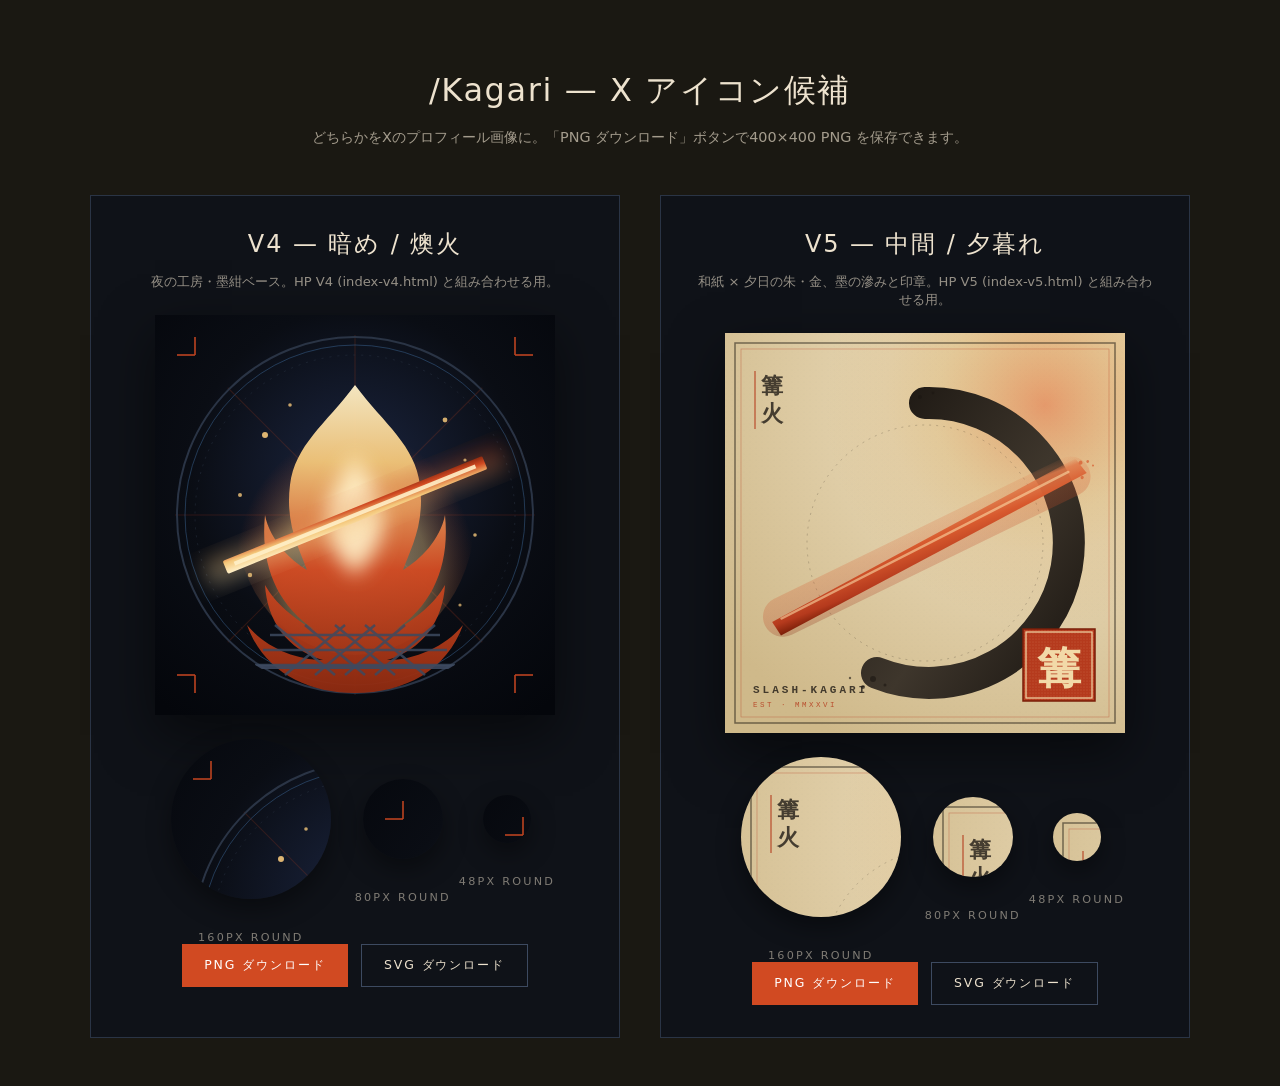
<file: assets/img/x-icon-preview.html>
<!--
  Xアイコン プレビュー & PNG化ヘルパー
  使い方:
  1) このファイルをブラウザでダブルクリックで開く
  2) 各アイコンの「PNG ダウンロード」ボタンを押すと 400×400 PNG が保存される
  3) X のプロフィール画像にアップロード
-->
<!DOCTYPE html>
<html lang="ja">
<head>
<meta charset="UTF-8">
<title>/Kagari — X アイコン プレビュー</title>
<style>
  body{
    margin:0; padding:3rem 2rem;
    background:#1A1812;
    color:#EDE2CE;
    font-family: system-ui, sans-serif;
    min-height:100vh;
  }
  h1{ text-align:center; font-weight:400; margin-bottom:0.4rem; letter-spacing:0.05em; }
  .lead{ text-align:center; opacity:0.65; margin-bottom:3rem; font-size:0.9rem; }
  .grid{
    display:grid;
    grid-template-columns: repeat(auto-fit, minmax(420px, 1fr));
    gap: 2.5rem;
    max-width: 1100px;
    margin: 0 auto;
  }
  .card{
    background:#0F1218;
    padding:2rem;
    border:1px solid #2A3445;
    text-align:center;
  }
  .card h2{ margin:0 0 0.4rem; font-weight:500; letter-spacing:0.08em; }
  .card .desc{ opacity:0.6; font-size:0.82rem; margin-bottom:1.5rem; }
  .icon-frame{
    display:inline-block;
    width:400px; height:400px;
    margin-bottom:1.5rem;
    box-shadow: 0 20px 50px rgba(0,0,0,0.5);
  }
  .round{
    display:inline-block;
    width:160px; height:160px;
    border-radius:50%;
    overflow:hidden;
    margin: 0 1rem 1.5rem;
    box-shadow: 0 10px 25px rgba(0,0,0,0.4);
    vertical-align: middle;
  }
  .round svg{ width:100%; height:100%; display:block; }
  .small-label{ display:block; font-size:0.7rem; letter-spacing:0.2em; opacity:0.5; margin-top:0.5rem; text-transform:uppercase; }
  .actions{ display:flex; gap:0.8rem; justify-content:center; flex-wrap:wrap; }
  button, a.btn{
    background:#D14A22;
    color:#fff;
    border:0;
    padding:0.75rem 1.4rem;
    font-family: inherit;
    font-size: 0.78rem;
    letter-spacing: 0.15em;
    text-transform: uppercase;
    cursor: pointer;
    text-decoration: none;
    display: inline-block;
    transition: background 200ms;
  }
  button:hover, a.btn:hover{ background:#F4C77A; color:#0A0D14; }
  a.btn--ghost{ background:transparent; border:1px solid #3D4A60; color:#EDE2CE; }
  a.btn--ghost:hover{ background:#EDE2CE; color:#0A0D14; border-color:#EDE2CE; }
  .preview-row{ display:flex; align-items:center; justify-content:center; flex-wrap:wrap; }
  .preview-row > div{ text-align:center; }
</style>
</head>
<body>
<h1>/Kagari — X アイコン候補</h1>
<p class="lead">どちらかをXのプロフィール画像に。「PNG ダウンロード」ボタンで400×400 PNG を保存できます。</p>

<div class="grid">

  <!-- V4 -->
  <div class="card">
    <h2>V4 — 暗め / 燠火</h2>
    <p class="desc">夜の工房・墨紺ベース。HP V4 (index-v4.html) と組み合わせる用。</p>
    <div class="icon-frame">
      <object id="svg-v4" type="image/svg+xml" data="x-icon-v4.svg" width="400" height="400"></object>
    </div>
    <div class="preview-row">
      <div><div class="round"><object type="image/svg+xml" data="x-icon-v4.svg"></object></div><span class="small-label">160px Round</span></div>
      <div><div class="round" style="width:80px;height:80px;"><object type="image/svg+xml" data="x-icon-v4.svg"></object></div><span class="small-label">80px Round</span></div>
      <div><div class="round" style="width:48px;height:48px;"><object type="image/svg+xml" data="x-icon-v4.svg"></object></div><span class="small-label">48px Round</span></div>
    </div>
    <div class="actions">
      <button data-svg="x-icon-v4.svg" data-name="kagari-x-icon-v4.png">PNG ダウンロード</button>
      <a class="btn btn--ghost" href="x-icon-v4.svg" download>SVG ダウンロード</a>
    </div>
  </div>

  <!-- V5 -->
  <div class="card">
    <h2>V5 — 中間 / 夕暮れ</h2>
    <p class="desc">和紙 × 夕日の朱・金、墨の滲みと印章。HP V5 (index-v5.html) と組み合わせる用。</p>
    <div class="icon-frame">
      <object id="svg-v5" type="image/svg+xml" data="x-icon-v5.svg" width="400" height="400"></object>
    </div>
    <div class="preview-row">
      <div><div class="round"><object type="image/svg+xml" data="x-icon-v5.svg"></object></div><span class="small-label">160px Round</span></div>
      <div><div class="round" style="width:80px;height:80px;"><object type="image/svg+xml" data="x-icon-v5.svg"></object></div><span class="small-label">80px Round</span></div>
      <div><div class="round" style="width:48px;height:48px;"><object type="image/svg+xml" data="x-icon-v5.svg"></object></div><span class="small-label">48px Round</span></div>
    </div>
    <div class="actions">
      <button data-svg="x-icon-v5.svg" data-name="kagari-x-icon-v5.png">PNG ダウンロード</button>
      <a class="btn btn--ghost" href="x-icon-v5.svg" download>SVG ダウンロード</a>
    </div>
  </div>

</div>

<script>
// SVG → PNG (400×400) ダウンロード
document.querySelectorAll('button[data-svg]').forEach(btn => {
  btn.addEventListener('click', async () => {
    const url = btn.dataset.svg;
    const name = btn.dataset.name;
    try {
      const res = await fetch(url);
      const svgText = await res.text();
      const blob = new Blob([svgText], { type: 'image/svg+xml' });
      const blobUrl = URL.createObjectURL(blob);

      const img = new Image();
      img.onload = () => {
        const c = document.createElement('canvas');
        c.width = 400; c.height = 400;
        const ctx = c.getContext('2d');
        ctx.drawImage(img, 0, 0, 400, 400);
        URL.revokeObjectURL(blobUrl);
        c.toBlob(b => {
          const a = document.createElement('a');
          a.href = URL.createObjectURL(b);
          a.download = name;
          a.click();
        }, 'image/png');
      };
      img.onerror = () => alert('画像変換に失敗しました。SVGを直接ダウンロードしてオンラインツールでPNG化してください。');
      img.src = blobUrl;
    } catch (e) {
      alert('読み込みに失敗しました: ' + e.message);
    }
  });
});
</script>
</body>
</html>
</file>
<file: assets/css/style.css>
/* ========================================================================
   /Kagari — 公式サイト スタイル
   役割: 篝籠の格子 × デジタルの精密さ × 燠火のアクセント
   ======================================================================== */

/* ---------- デザイントークン ---------- */
:root {
  /* 色: 夕暮れ〜行灯の明るさ。和紙の暖かみを含む中明度ベース */
  --c-bg:        #1C1A24;
  --c-bg-2:      #252231;
  --c-surface:   #2E2A3A;
  --c-ink:       #F5EEDF;
  --c-ink-dim:   #A69F8E;
  --c-line:      #3A3545;
  --c-line-2:    #4A4356;
  --c-ember:     #F0B259;
  --c-flame:     #E05A2A;
  --c-gold:      #FBD994;
  --c-red:       #B03525;

  /* タイポ */
  --f-jp-serif:  "Shippori Mincho", "Noto Serif JP", serif;
  --f-jp-sans:   "Noto Sans JP", system-ui, sans-serif;
  --f-en-serif:  "Cormorant Garamond", "Times New Roman", serif;
  --f-mono:      "JetBrains Mono", ui-monospace, monospace;

  --t-hero:      clamp(4rem, 2rem + 10vw, 11rem);
  --t-h2:        clamp(2rem, 1.2rem + 3vw, 3.5rem);
  --t-body:      clamp(0.95rem, 0.88rem + 0.3vw, 1.05rem);

  /* 余白 */
  --sp-section:  clamp(5rem, 3rem + 7vw, 10rem);

  /* 動き */
  --e-out:       cubic-bezier(0.16, 1, 0.3, 1);
  --d-slow:      1200ms;
  --d-med:       600ms;
  --d-fast:      240ms;
}

/* ---------- リセット ---------- */
*, *::before, *::after { box-sizing: border-box; margin: 0; padding: 0; }
html { scroll-behavior: smooth; }
body {
  background: var(--c-bg);
  color: var(--c-ink);
  font-family: var(--f-jp-sans);
  font-size: var(--t-body);
  line-height: 1.8;
  overflow-x: hidden;
  -webkit-font-smoothing: antialiased;
}
img { max-width: 100%; display: block; }
a { color: inherit; text-decoration: none; }
ul { list-style: none; }
button { font: inherit; cursor: pointer; border: 0; background: none; color: inherit; }

/* 和の縦ラインで全体を引き締める */
body::before {
  content: "";
  position: fixed;
  top: 0; bottom: 0;
  left: 50%;
  width: 1px;
  background: linear-gradient(to bottom, transparent, var(--c-line) 30%, var(--c-line) 70%, transparent);
  opacity: 0.35;
  pointer-events: none;
  z-index: 1;
}

/* ---------- ナビ ---------- */
.nav {
  position: fixed;
  top: 0; left: 0; right: 0;
  display: flex;
  justify-content: space-between;
  align-items: center;
  padding: 1.25rem 2rem;
  z-index: 100;
  mix-blend-mode: normal;
  background: linear-gradient(to bottom, rgba(7, 9, 17, 0.8), transparent);
  backdrop-filter: blur(8px);
  -webkit-backdrop-filter: blur(8px);
}
.nav__brand {
  font-family: var(--f-en-serif);
  font-size: 1.4rem;
  letter-spacing: 0.02em;
  display: flex;
  align-items: baseline;
  gap: 0.05em;
}
.brand__slash {
  color: var(--c-ember);
  font-weight: 600;
  font-size: 1.2em;
  text-shadow: 0 0 12px rgba(232, 163, 61, 0.6);
}
.brand__name { color: var(--c-ink); font-weight: 500; }
.nav__menu {
  display: flex;
  gap: 2rem;
  font-family: var(--f-mono);
  font-size: 0.78rem;
  letter-spacing: 0.14em;
  text-transform: uppercase;
}
.nav__menu a {
  color: var(--c-ink-dim);
  transition: color var(--d-fast) var(--e-out);
  position: relative;
}
.nav__menu a:hover { color: var(--c-gold); }
.nav__menu a::after {
  content: "";
  position: absolute;
  left: 0; bottom: -4px;
  width: 0;
  height: 1px;
  background: var(--c-ember);
  transition: width var(--d-med) var(--e-out);
}
.nav__menu a:hover::after { width: 100%; }

@media (max-width: 640px) {
  .nav { padding: 1rem 1.25rem; }
  .nav__menu { gap: 1rem; font-size: 0.7rem; }
}

/* ========================================================================
   HERO: 篝籠の格子 + 火の粉 + 大きなロゴ
   ======================================================================== */
.hero {
  position: relative;
  min-height: 100vh;
  display: flex;
  align-items: center;
  justify-content: center;
  overflow: hidden;
  padding: 8rem 2rem 4rem;
  background:
    radial-gradient(ellipse at 50% 40%, rgba(240, 178, 89, 0.1), transparent 55%),
    radial-gradient(ellipse at 50% 80%, rgba(224, 90, 42, 0.22), transparent 55%),
    radial-gradient(ellipse at 50% 130%, rgba(251, 217, 148, 0.28), transparent 60%),
    var(--c-bg);
}

/* 火の粉 canvas */
.hero__canvas {
  position: absolute; inset: 0;
  width: 100%; height: 100%;
  z-index: 1;
  opacity: 0.9;
}

/* 篝籠の格子 SVG */
.hero__lattice {
  position: absolute; inset: 0;
  width: 100%; height: 100%;
  z-index: 2;
  opacity: 0.55;
  mix-blend-mode: screen;
}

/* カーソル追従グロー */
.hero__cursor-glow {
  position: absolute;
  width: 420px; height: 420px;
  border-radius: 50%;
  background: radial-gradient(circle, rgba(244, 199, 122, 0.25), rgba(232, 163, 61, 0.08) 40%, transparent 70%);
  pointer-events: none;
  transform: translate(-50%, -50%);
  left: 50%; top: 50%;
  z-index: 3;
  mix-blend-mode: screen;
  transition: opacity 300ms var(--e-out);
  opacity: 0;
}
.hero:hover .hero__cursor-glow { opacity: 1; }

/* Hero 本体 */
.hero__content {
  position: relative;
  z-index: 10;
  text-align: center;
  max-width: 1100px;
}
.hero__eyebrow {
  font-family: var(--f-mono);
  font-size: 0.75rem;
  letter-spacing: 0.35em;
  color: var(--c-ink-dim);
  text-transform: uppercase;
  margin-bottom: 3rem;
  opacity: 0;
  animation: fadeInUp 1.2s 0.2s var(--e-out) forwards;
}
.hero__title {
  font-family: var(--f-en-serif);
  font-size: var(--t-hero);
  font-weight: 500;
  line-height: 0.95;
  letter-spacing: -0.02em;
  display: flex;
  justify-content: center;
  align-items: baseline;
  gap: 0.02em;
  margin-bottom: 2.5rem;
}
.hero__slash {
  color: var(--c-ember);
  font-weight: 600;
  font-size: 1.1em;
  position: relative;
  animation: slashPulse 3.5s ease-in-out infinite;
  filter: drop-shadow(0 0 24px rgba(232, 163, 61, 0.65));
}
.hero__slash::before {
  content: attr(data-text);
  position: absolute;
  inset: 0;
  color: var(--c-gold);
  filter: blur(14px);
  opacity: 0.6;
  animation: slashFlicker 4.2s ease-in-out infinite;
}
.hero__kagari {
  color: var(--c-ink);
  font-style: italic;
  opacity: 0;
  animation: fadeInUp 1.4s 0.6s var(--e-out) forwards;
}
@keyframes slashPulse {
  0%, 100% { transform: translateY(0); filter: drop-shadow(0 0 24px rgba(232, 163, 61, 0.65)); }
  50%      { transform: translateY(-2px); filter: drop-shadow(0 0 38px rgba(244, 199, 122, 0.9)); }
}
@keyframes slashFlicker {
  0%, 100% { opacity: 0.5; transform: scale(1); }
  30%      { opacity: 0.8; transform: scale(1.08); }
  55%      { opacity: 0.35; transform: scale(0.97); }
  75%      { opacity: 0.7; transform: scale(1.05); }
}
@keyframes fadeInUp {
  from { opacity: 0; transform: translateY(20px); }
  to   { opacity: 1; transform: translateY(0); }
}

.hero__tag-ja {
  font-family: var(--f-jp-serif);
  font-size: clamp(1.25rem, 0.8rem + 1.2vw, 1.9rem);
  font-weight: 500;
  letter-spacing: 0.18em;
  color: var(--c-ink);
  margin-bottom: 0.5rem;
  opacity: 0;
  animation: fadeInUp 1.2s 1s var(--e-out) forwards;
}
.hero__tag-en {
  font-family: var(--f-en-serif);
  font-style: italic;
  font-size: 0.95rem;
  letter-spacing: 0.3em;
  color: var(--c-ember);
  text-transform: uppercase;
  margin-bottom: 4rem;
  opacity: 0;
  animation: fadeInUp 1.2s 1.3s var(--e-out) forwards;
}

.hero__scroll {
  display: inline-flex;
  flex-direction: column;
  align-items: center;
  gap: 1rem;
  font-family: var(--f-mono);
  font-size: 0.7rem;
  letter-spacing: 0.3em;
  color: var(--c-ink-dim);
  text-transform: uppercase;
  opacity: 0;
  animation: fadeInUp 1.2s 1.6s var(--e-out) forwards;
}
.hero__scroll-line {
  width: 1px; height: 60px;
  background: linear-gradient(to bottom, var(--c-ember), transparent);
  position: relative;
  overflow: hidden;
}
.hero__scroll-line::after {
  content: "";
  position: absolute;
  top: 0; left: 0;
  width: 100%; height: 30%;
  background: var(--c-gold);
  animation: scrollDot 2s ease-in-out infinite;
}
@keyframes scrollDot {
  0%   { top: -30%; opacity: 0; }
  20%  { opacity: 1; }
  80%  { opacity: 1; }
  100% { top: 110%; opacity: 0; }
}

/* ========================================================================
   セクション共通
   ======================================================================== */
section:not(.hero) {
  position: relative;
  padding: var(--sp-section) 2rem;
  max-width: 1280px;
  margin: 0 auto;
  z-index: 5;
}
.section__index {
  font-family: var(--f-mono);
  font-size: 0.75rem;
  letter-spacing: 0.3em;
  color: var(--c-ember);
  text-transform: uppercase;
  margin-bottom: 1.5rem;
}
.section__title {
  font-family: var(--f-jp-serif);
  font-size: var(--t-h2);
  font-weight: 700;
  line-height: 1.1;
  margin-bottom: 4rem;
  display: flex;
  flex-direction: column;
  gap: 0.5rem;
}
.title__jp { color: var(--c-ink); }
.title__en {
  font-family: var(--f-en-serif);
  font-style: italic;
  font-weight: 400;
  font-size: 0.45em;
  color: var(--c-ember);
  letter-spacing: 0.08em;
}

/* 上から現れるリビール */
.reveal {
  opacity: 0;
  transform: translateY(28px);
  transition: opacity 900ms var(--e-out), transform 900ms var(--e-out);
}
.reveal.is-visible {
  opacity: 1;
  transform: translateY(0);
}

/* ========================================================================
   ABOUT
   ======================================================================== */
.about__grid {
  display: grid;
  grid-template-columns: 1fr 2fr;
  gap: 4rem 5rem;
  align-items: start;
}
.about__lead {
  font-family: var(--f-jp-serif);
  font-size: clamp(1.3rem, 0.9rem + 1vw, 1.8rem);
  line-height: 1.7;
  color: var(--c-ink);
  border-left: 1px solid var(--c-ember);
  padding-left: 1.5rem;
}
.about__lead em {
  color: var(--c-ember);
  font-style: normal;
  background: linear-gradient(transparent 60%, rgba(232, 163, 61, 0.18) 60%);
}
.about__body p {
  margin-bottom: 1.5rem;
  color: var(--c-ink);
  opacity: 0.85;
}
.about__principles {
  grid-column: 1 / -1;
  display: grid;
  grid-template-columns: repeat(3, 1fr);
  gap: 1px;
  background: var(--c-line);
  border: 1px solid var(--c-line);
  margin-top: 2rem;
}
.about__principles li {
  background: var(--c-bg);
  padding: 2rem 1.5rem;
  font-family: var(--f-jp-serif);
  font-size: 1.05rem;
  line-height: 1.7;
  position: relative;
  transition: background 300ms var(--e-out);
}
.about__principles li:hover { background: var(--c-bg-2); }
.about__principles li span {
  display: block;
  font-family: var(--f-mono);
  font-size: 0.7rem;
  letter-spacing: 0.3em;
  color: var(--c-ember);
  margin-bottom: 0.75rem;
}
@media (max-width: 860px) {
  .about__grid { grid-template-columns: 1fr; gap: 2.5rem; }
  .about__principles { grid-template-columns: 1fr; }
}

/* ========================================================================
   PRODUCTS — 索引型グリッド
   ======================================================================== */
.products__note {
  color: var(--c-ink-dim);
  margin-bottom: 2.5rem;
  font-size: 0.9rem;
  max-width: 60ch;
}

/* 密なグリッド: 増えても1画面に収まる */
.products__grid {
  display: grid;
  grid-template-columns: repeat(auto-fill, minmax(180px, 1fr));
  gap: 1px;
  background: var(--c-line);
  border: 1px solid var(--c-line);
  margin-bottom: 5rem;
}
.product-cell {
  background: var(--c-bg);
  position: relative;
  transition: background 400ms var(--e-out), transform 400ms var(--e-out);
}
.product-cell--placeholder {
  background: var(--c-bg);
  min-height: 120px;
  display: flex;
  align-items: center;
  justify-content: center;
}
.product-cell__empty {
  color: var(--c-line-2);
  font-family: var(--f-mono);
  font-size: 1.2rem;
}
.product-cell__link {
  display: grid;
  grid-template-columns: auto 1fr auto;
  align-items: center;
  gap: 1rem;
  padding: 1.25rem 1.5rem;
  min-height: 120px;
  position: relative;
  z-index: 2;
}
.product-cell__icon {
  width: 52px; height: 52px;
  border: 1px solid var(--c-line-2);
  display: grid;
  place-items: center;
  background: var(--c-surface);
  transition: border-color 400ms var(--e-out), background 400ms var(--e-out);
}
.product-cell__mono {
  font-family: var(--f-mono);
  font-size: 1.1rem;
  font-weight: 600;
  color: var(--c-ember);
  letter-spacing: 0.05em;
}
.product-cell__meta {
  display: flex;
  flex-direction: column;
  gap: 0.2rem;
  min-width: 0;
}
.product-cell__name {
  font-family: var(--f-jp-serif);
  font-size: 1rem;
  font-weight: 700;
  color: var(--c-ink);
  white-space: nowrap;
  overflow: hidden;
  text-overflow: ellipsis;
}
.product-cell__tag {
  font-size: 0.72rem;
  color: var(--c-ink-dim);
  font-family: var(--f-jp-sans);
  white-space: nowrap;
  overflow: hidden;
  text-overflow: ellipsis;
}
.product-cell__status {
  font-size: 0.6rem;
  color: var(--c-ember);
  letter-spacing: 0;
}
.product-cell[data-status="developing"] .product-cell__status { color: var(--c-ink-dim); }

/* ホバー時の燠火 */
.product-cell:hover {
  background: var(--c-bg-2);
  z-index: 3;
  transform: scale(1.02);
  box-shadow:
    0 0 0 1px var(--c-ember),
    0 0 40px rgba(232, 163, 61, 0.4),
    0 0 80px rgba(200, 74, 31, 0.15);
}
.product-cell:hover .product-cell__icon {
  border-color: var(--c-ember);
  background: rgba(232, 163, 61, 0.08);
}
.product-cell:hover .product-cell__mono {
  color: var(--c-gold);
  text-shadow: 0 0 12px rgba(244, 199, 122, 0.6);
}

/* 注目製品 */
.products__feature {
  display: grid;
  grid-template-columns: auto 1fr;
  gap: 2rem;
  align-items: center;
  padding-top: 3rem;
  border-top: 1px solid var(--c-line);
}
.feature__label {
  writing-mode: vertical-rl;
  font-family: var(--f-mono);
  font-size: 0.7rem;
  letter-spacing: 0.35em;
  color: var(--c-ember);
  align-self: start;
  padding-top: 1rem;
}
.feature__card {
  display: grid;
  grid-template-columns: 280px 1fr;
  gap: 3rem;
  align-items: center;
}
.feature__visual {
  position: relative;
  width: 280px; height: 280px;
  background: linear-gradient(145deg, var(--c-surface), var(--c-bg-2));
  border: 1px solid var(--c-line-2);
  display: grid;
  place-items: center;
  overflow: hidden;
}
.feature__pulse {
  position: absolute;
  width: 180px; height: 180px;
  border-radius: 50%;
  background: radial-gradient(circle, rgba(232, 163, 61, 0.5), transparent 70%);
  animation: firePulse 3s ease-in-out infinite;
}
@keyframes firePulse {
  0%, 100% { transform: scale(0.85); opacity: 0.6; }
  50%      { transform: scale(1.1); opacity: 0.9; }
}
.feature__mono {
  position: relative;
  font-family: var(--f-en-serif);
  font-size: 6rem;
  font-weight: 600;
  color: var(--c-gold);
  font-style: italic;
  text-shadow: 0 0 20px rgba(244, 199, 122, 0.6);
  z-index: 2;
}
.feature__text h3 {
  font-family: var(--f-jp-serif);
  font-size: 2rem;
  margin-bottom: 1rem;
}
.feature__text p {
  color: var(--c-ink);
  opacity: 0.85;
  margin-bottom: 2rem;
  max-width: 50ch;
}
.feature__actions {
  display: flex;
  gap: 1rem;
  flex-wrap: wrap;
}
.btn {
  display: inline-flex;
  align-items: center;
  gap: 0.5rem;
  padding: 0.9rem 1.8rem;
  font-family: var(--f-mono);
  font-size: 0.78rem;
  letter-spacing: 0.2em;
  text-transform: uppercase;
  border: 1px solid var(--c-line-2);
  transition: all var(--d-fast) var(--e-out);
}
.btn--primary {
  background: var(--c-ember);
  color: var(--c-bg);
  border-color: var(--c-ember);
}
.btn--primary:hover {
  background: var(--c-gold);
  border-color: var(--c-gold);
  box-shadow: 0 0 24px rgba(244, 199, 122, 0.5);
}
.btn--ghost {
  color: var(--c-ink-dim);
}
.btn--ghost[aria-disabled="true"] {
  opacity: 0.5;
  cursor: not-allowed;
}

@media (max-width: 860px) {
  .products__feature { grid-template-columns: 1fr; }
  .feature__label { writing-mode: horizontal-tb; }
  .feature__card { grid-template-columns: 1fr; gap: 2rem; }
  .feature__visual { width: 100%; height: 200px; }
}

/* ========================================================================
   CONTACT
   ======================================================================== */
.contact__grid {
  display: grid;
  gap: 2.5rem;
}
.contact__lead {
  color: var(--c-ink);
  opacity: 0.85;
  max-width: 50ch;
}
.contact__email {
  display: grid;
  grid-template-columns: auto 1fr auto;
  gap: 2rem;
  align-items: center;
  padding: 2rem 2.5rem;
  border: 1px solid var(--c-line-2);
  background: var(--c-surface);
  transition: all var(--d-med) var(--e-out);
}
.contact__email:hover {
  border-color: var(--c-ember);
  background: var(--c-bg-2);
  box-shadow: 0 0 50px rgba(232, 163, 61, 0.25);
}
.contact__email-label {
  font-family: var(--f-mono);
  font-size: 0.7rem;
  letter-spacing: 0.3em;
  color: var(--c-ember);
}
.contact__email-addr {
  font-family: var(--f-en-serif);
  font-size: clamp(1.2rem, 0.9rem + 1vw, 1.8rem);
  font-style: italic;
  color: var(--c-ink);
}
.contact__email-arrow {
  color: var(--c-ember);
  font-size: 1.5rem;
  transition: transform var(--d-fast) var(--e-out);
}
.contact__email:hover .contact__email-arrow { transform: translateX(8px); }

/* ========================================================================
   FOOTER
   ======================================================================== */
.footer {
  margin-top: var(--sp-section);
  padding: 4rem 2rem 2rem;
  border-top: 1px solid var(--c-line);
  background: var(--c-bg-2);
}
.footer__top {
  max-width: 1280px;
  margin: 0 auto;
  display: grid;
  grid-template-columns: 1fr 2fr;
  gap: 4rem;
  padding-bottom: 3rem;
}
.footer__brand {
  font-family: var(--f-en-serif);
  font-size: 2rem;
}
.footer__tag {
  margin-top: 0.5rem;
  font-family: var(--f-en-serif);
  font-style: italic;
  font-size: 0.9rem;
  color: var(--c-ember);
  letter-spacing: 0.15em;
}
.footer__nav {
  display: grid;
  grid-template-columns: repeat(3, 1fr);
  gap: 2rem;
}
.footer__nav h4 {
  font-family: var(--f-mono);
  font-size: 0.7rem;
  letter-spacing: 0.3em;
  color: var(--c-ember);
  text-transform: uppercase;
  margin-bottom: 1rem;
}
.footer__nav ul { display: flex; flex-direction: column; gap: 0.5rem; }
.footer__nav a {
  color: var(--c-ink-dim);
  font-size: 0.88rem;
  transition: color var(--d-fast) var(--e-out);
}
.footer__nav a:hover { color: var(--c-gold); }
.footer__bottom {
  max-width: 1280px;
  margin: 0 auto;
  padding-top: 2rem;
  border-top: 1px solid var(--c-line);
  display: flex;
  justify-content: space-between;
  font-family: var(--f-mono);
  font-size: 0.7rem;
  letter-spacing: 0.2em;
  color: var(--c-ink-dim);
  text-transform: uppercase;
}
@media (max-width: 760px) {
  .footer__top { grid-template-columns: 1fr; }
  .footer__nav { grid-template-columns: repeat(2, 1fr); }
}

/* ========================================================================
   汎用: 詳細ページ・法的ページ
   ======================================================================== */
.page {
  max-width: 780px;
  margin: 0 auto;
  padding: 10rem 2rem 6rem;
  z-index: 5;
  position: relative;
}
.page h1 {
  font-family: var(--f-jp-serif);
  font-size: clamp(2rem, 1.4rem + 2vw, 3rem);
  margin-bottom: 2rem;
  line-height: 1.2;
}
.page h2 {
  font-family: var(--f-jp-serif);
  font-size: 1.4rem;
  margin: 2.5rem 0 1rem;
  color: var(--c-ember);
}
.page p, .page li { margin-bottom: 1rem; opacity: 0.9; }
.page ul, .page ol { padding-left: 1.5rem; margin-bottom: 1.5rem; }
.page a { color: var(--c-gold); text-decoration: underline; }
.page__back {
  display: inline-flex;
  align-items: center;
  gap: 0.5rem;
  font-family: var(--f-mono);
  font-size: 0.75rem;
  letter-spacing: 0.2em;
  color: var(--c-ember);
  text-transform: uppercase;
  margin-bottom: 3rem;
}
.page table {
  width: 100%;
  border-collapse: collapse;
  margin: 1.5rem 0;
  font-size: 0.9rem;
}
.page th, .page td {
  border: 1px solid var(--c-line);
  padding: 0.75rem 1rem;
  text-align: left;
  vertical-align: top;
}
.page th {
  background: var(--c-surface);
  color: var(--c-ember);
  font-family: var(--f-jp-serif);
  width: 30%;
  white-space: nowrap;
}

/* ========================================================================
   モーション削減対応
   ======================================================================== */
@media (prefers-reduced-motion: reduce) {
  *, *::before, *::after {
    animation-duration: 0.01ms !important;
    animation-iteration-count: 1 !important;
    transition-duration: 0.01ms !important;
    scroll-behavior: auto !important;
  }
  .hero__canvas { display: none; }
}
</file>
